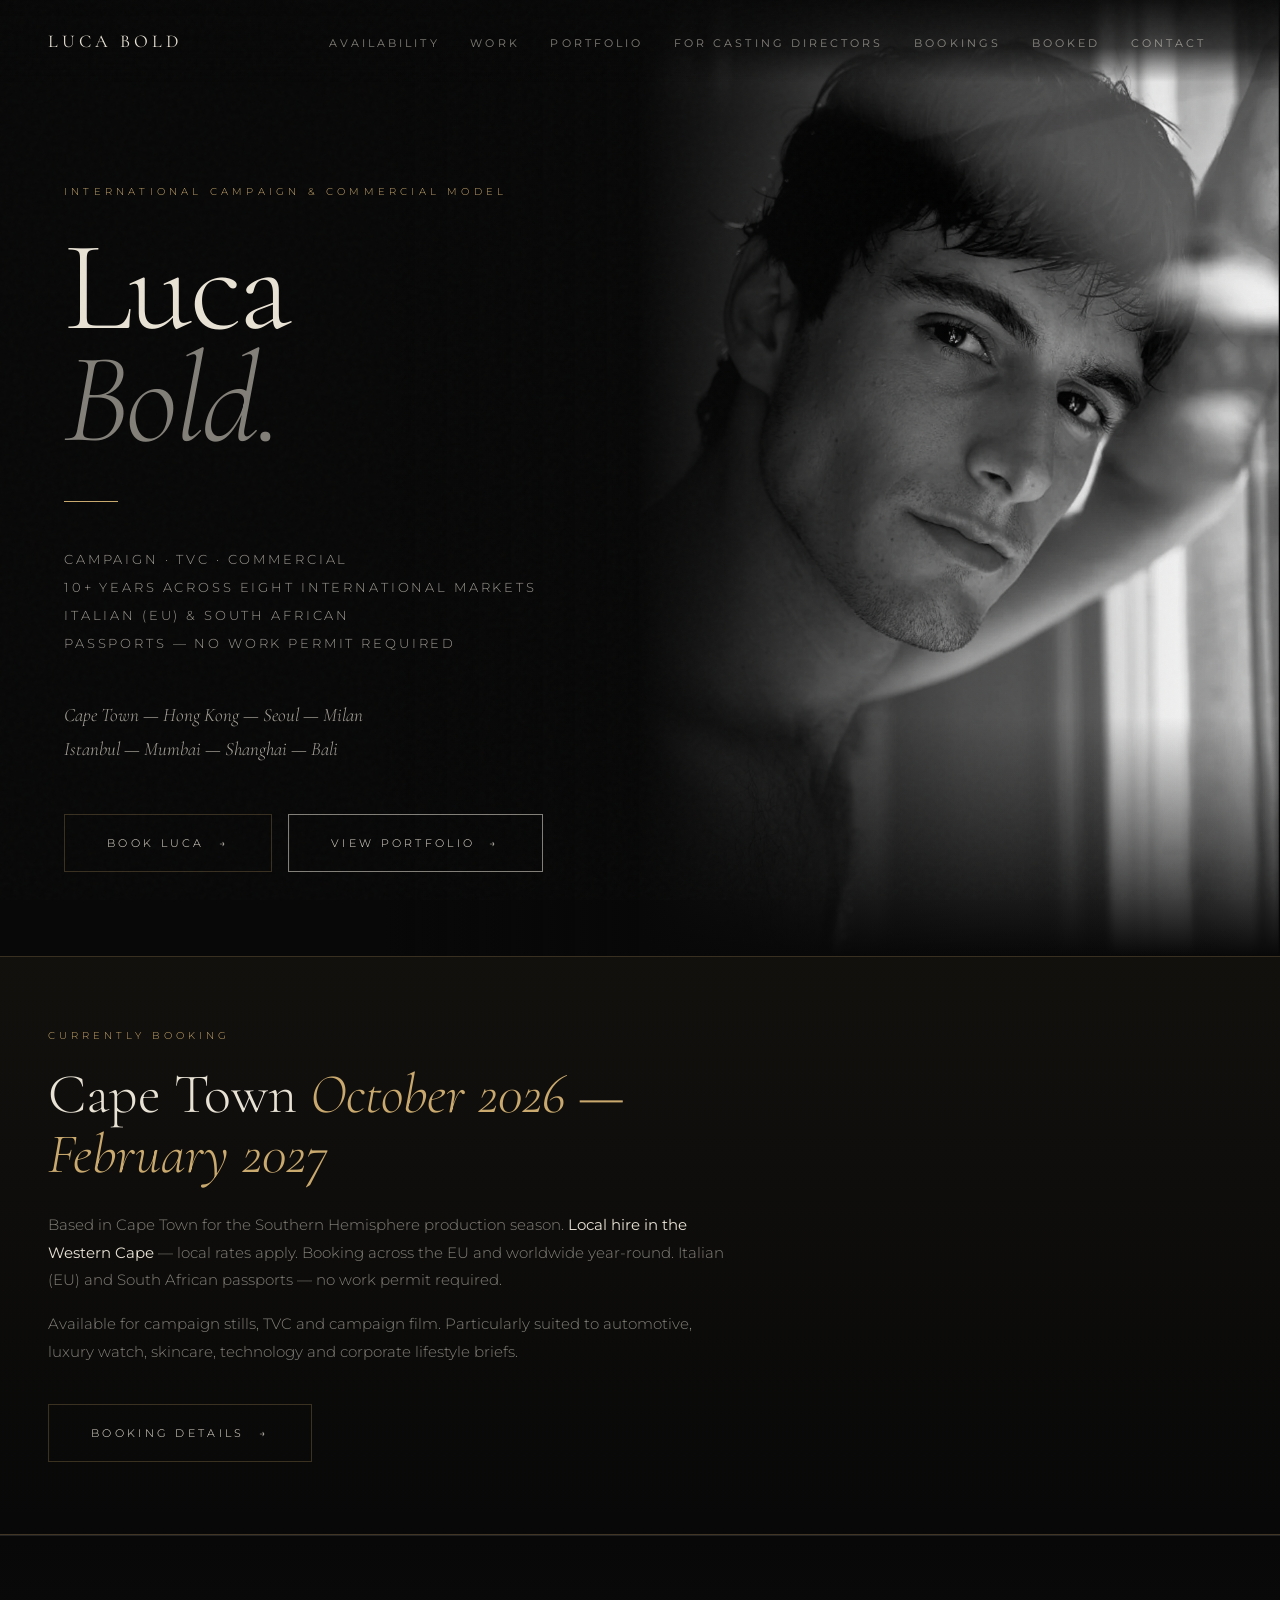
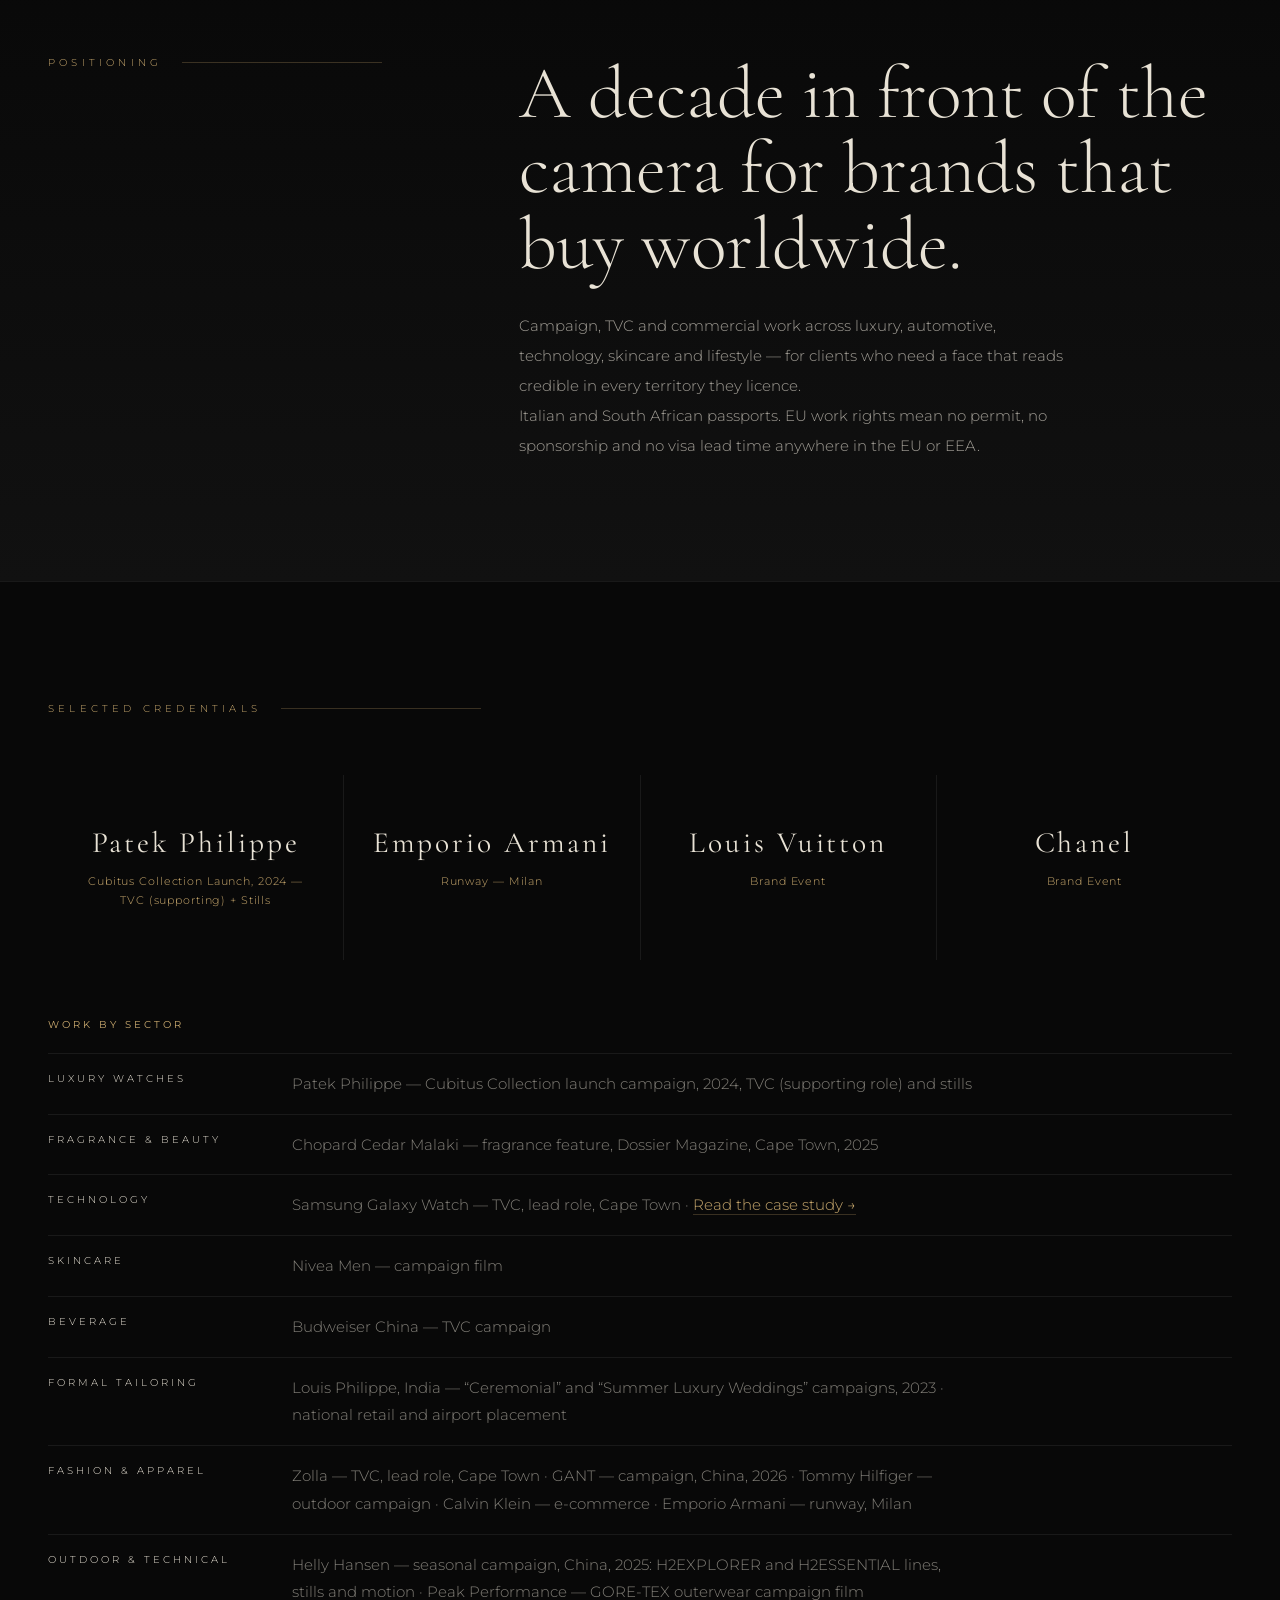
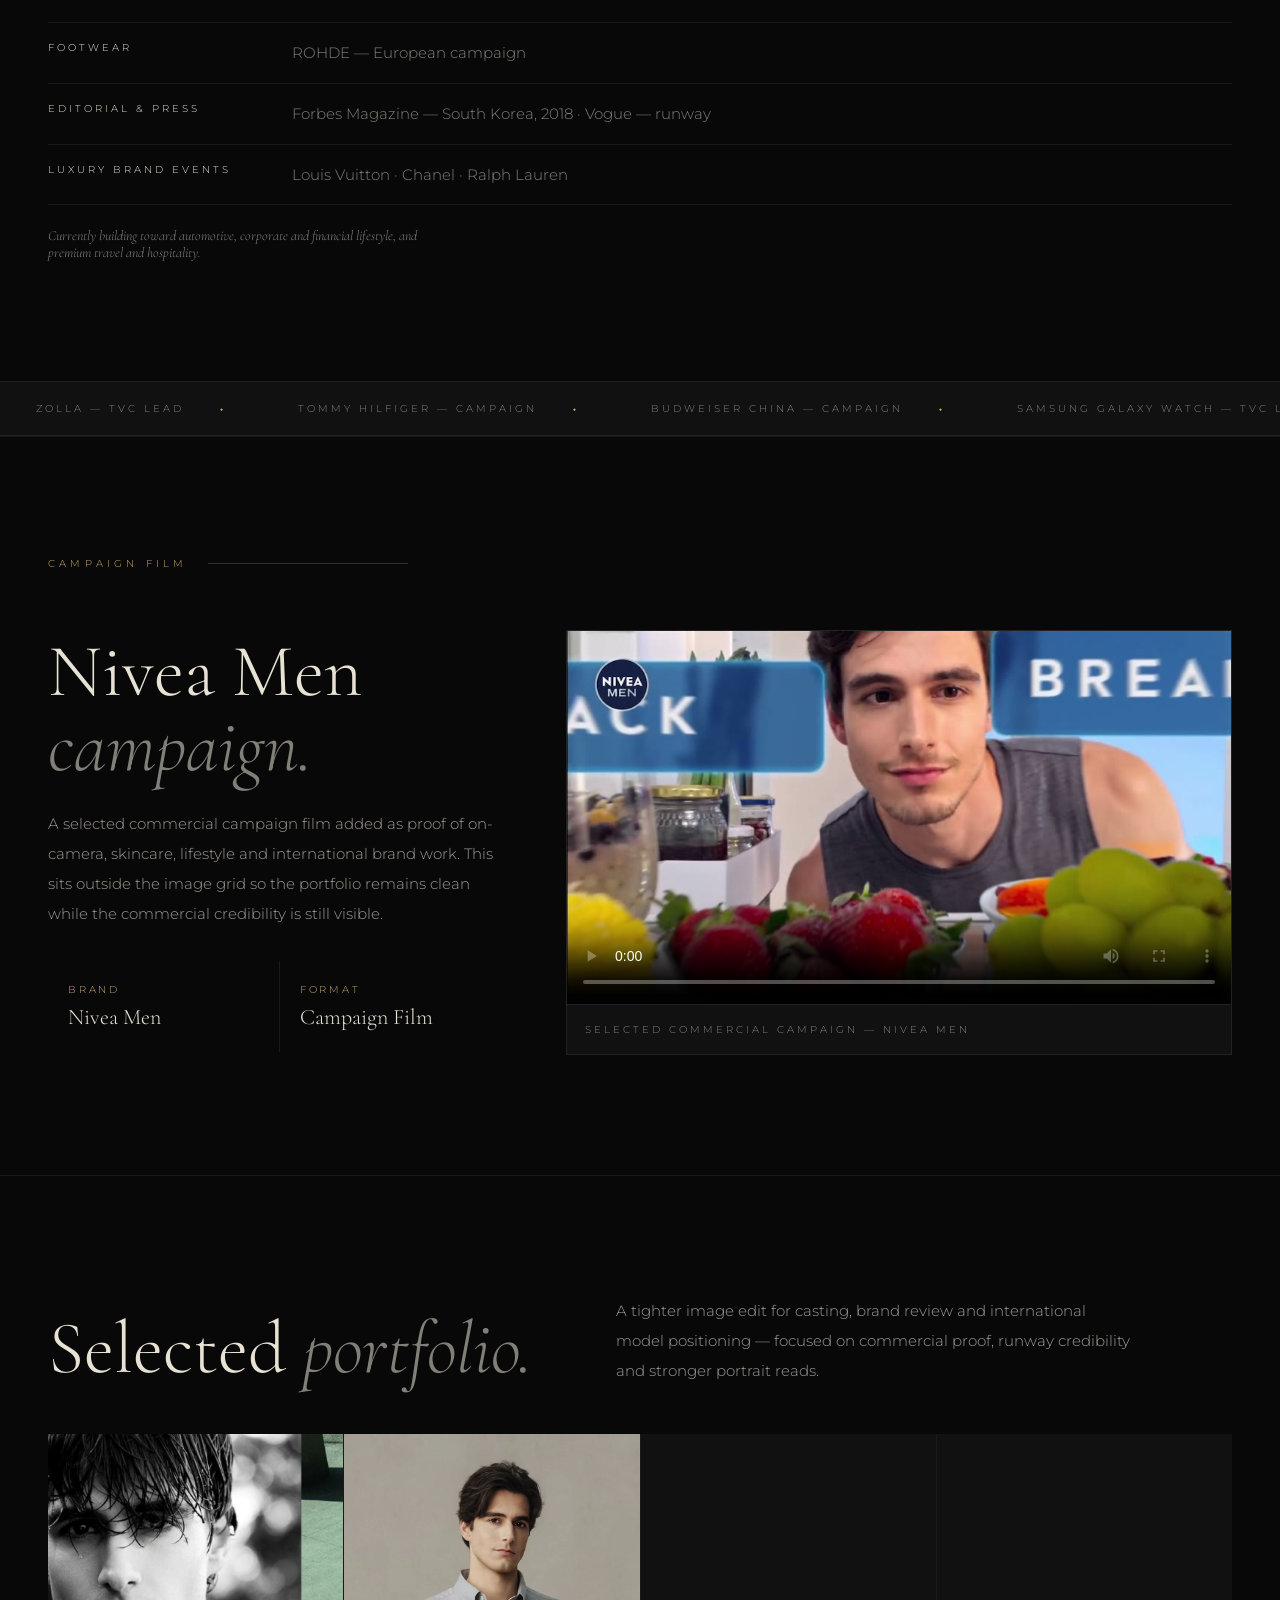
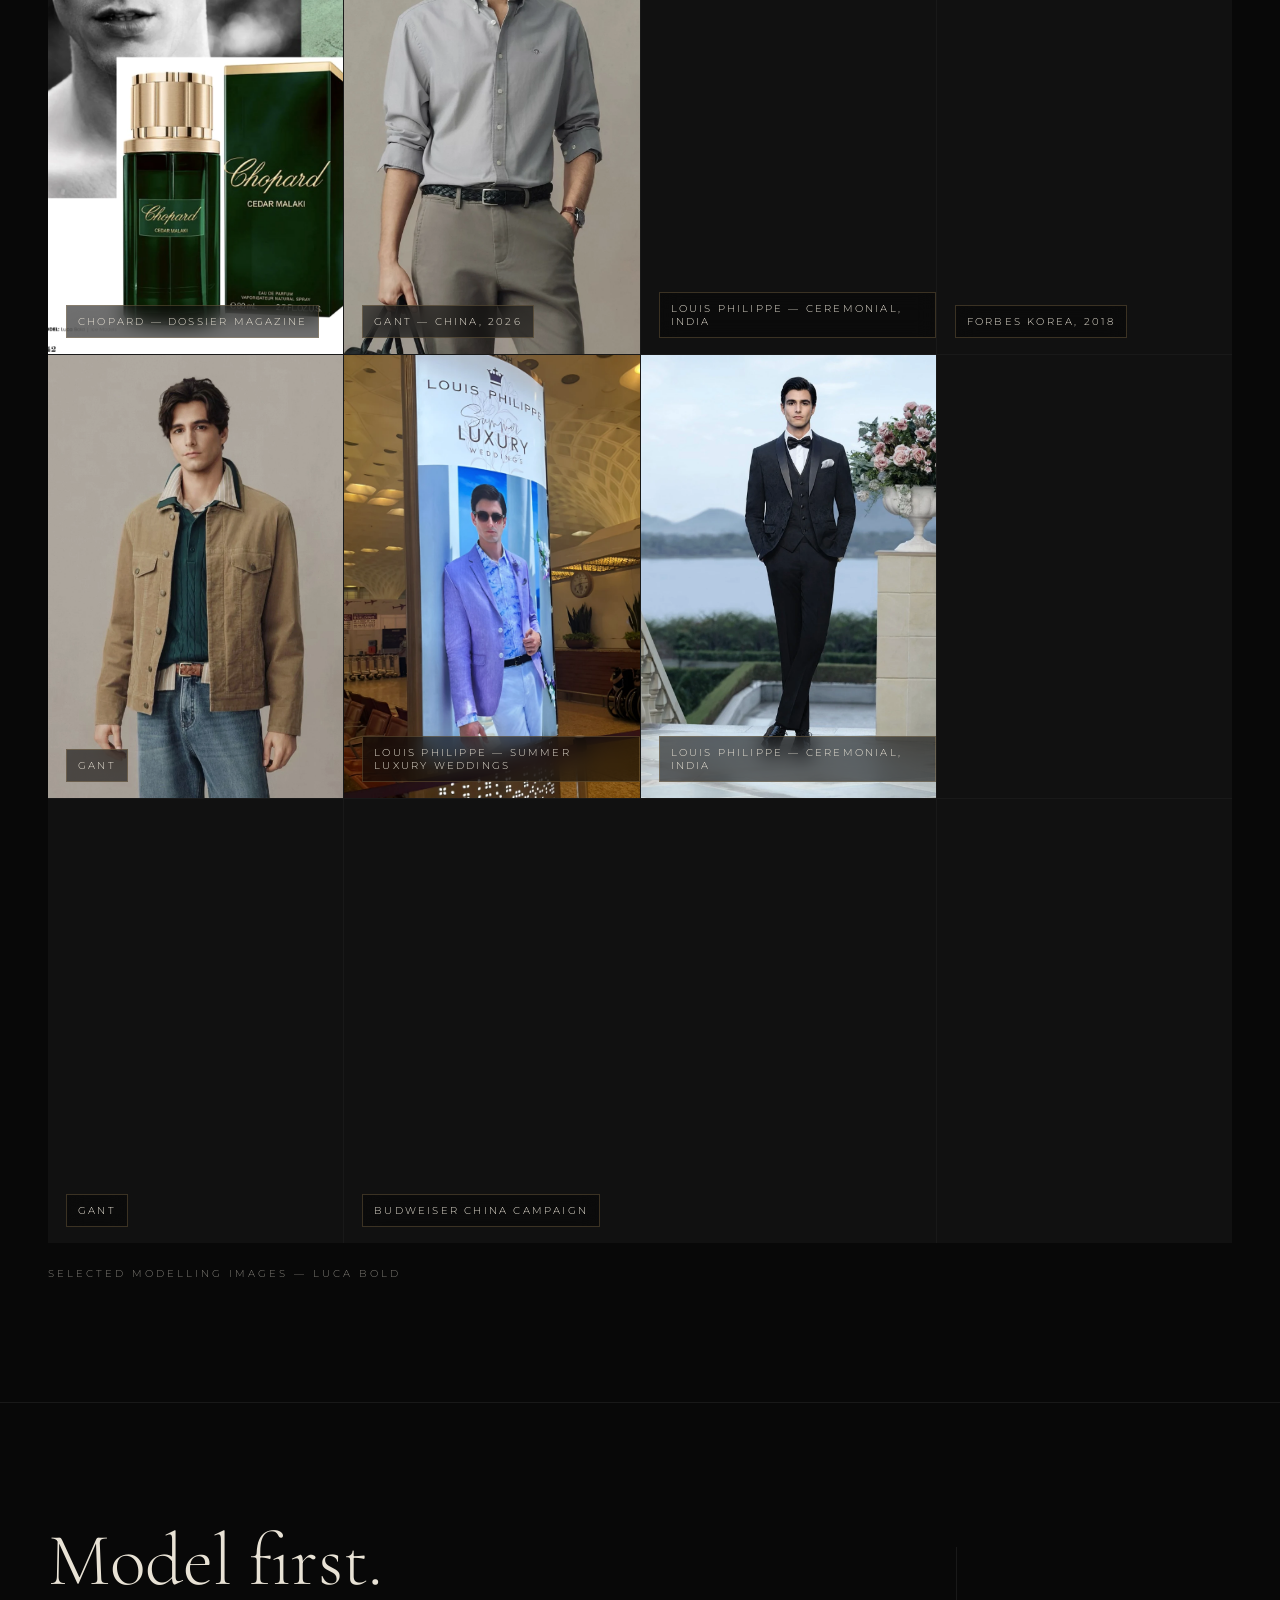
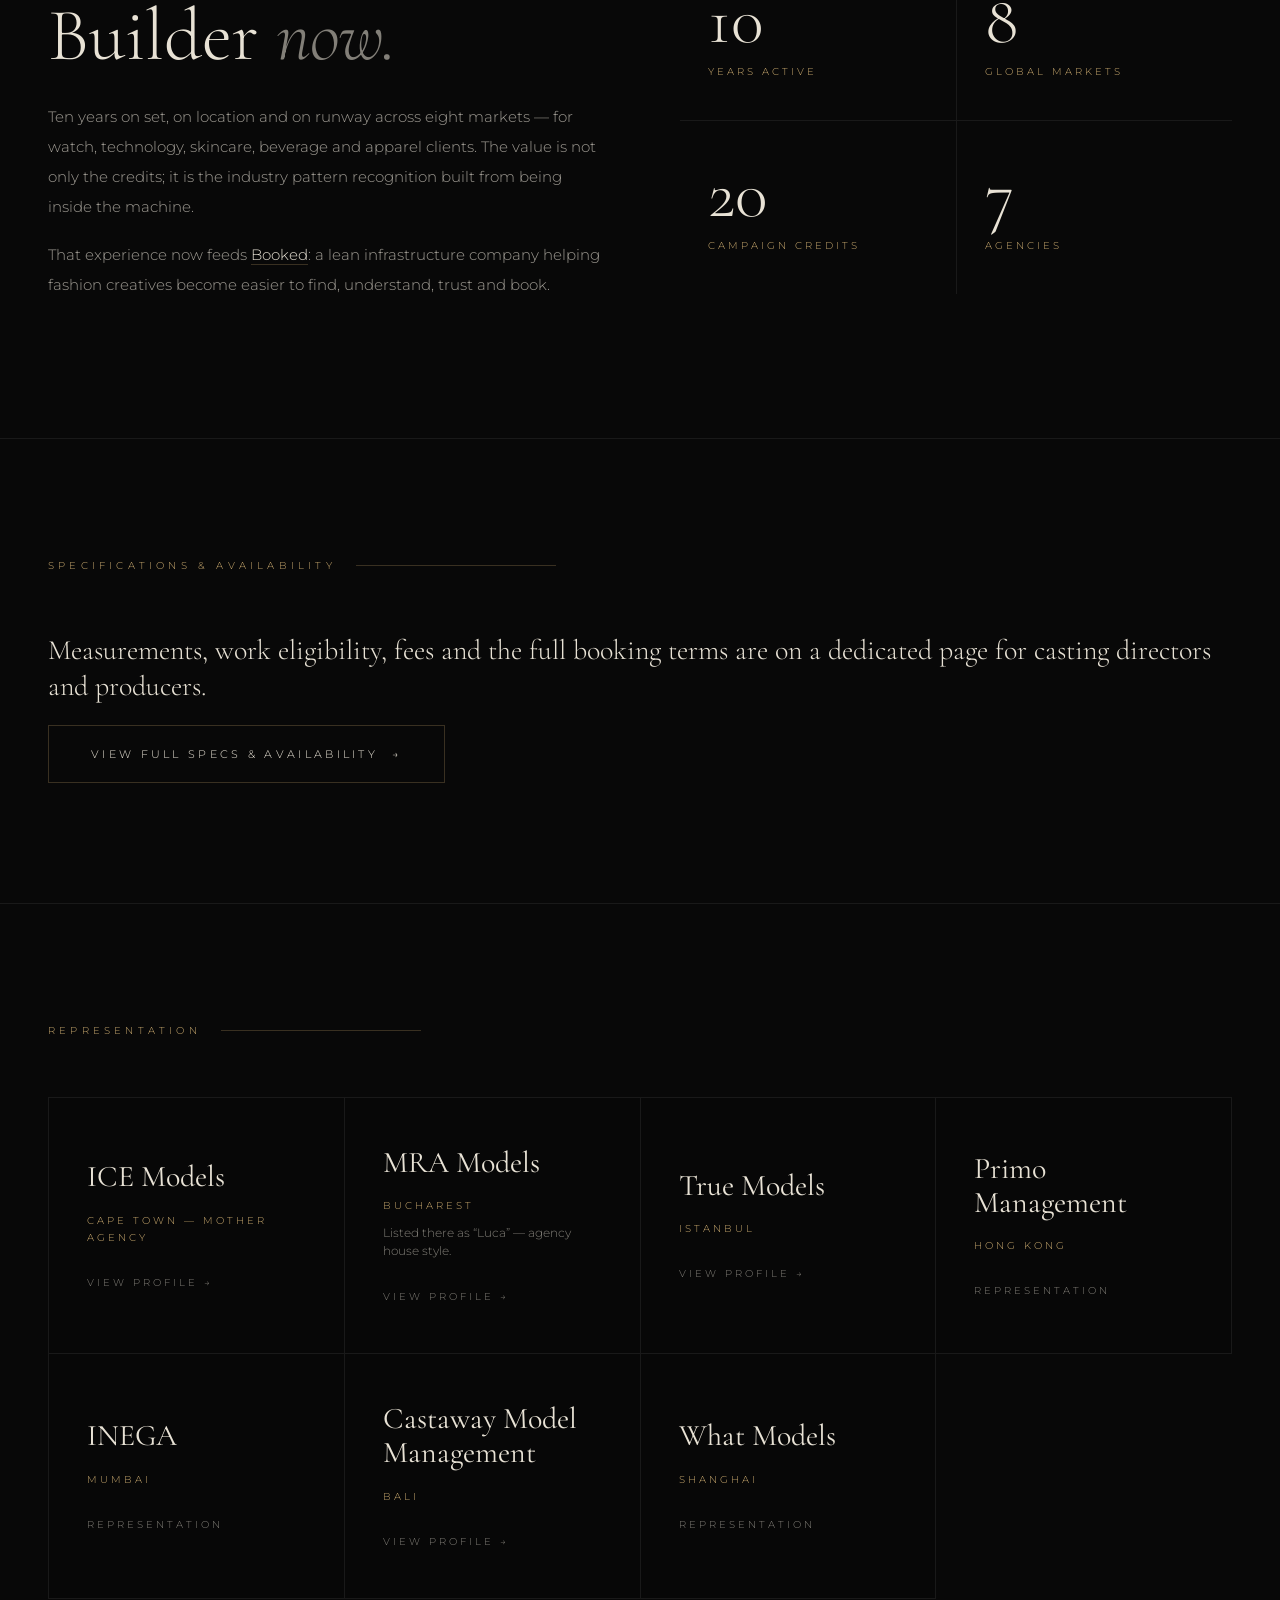
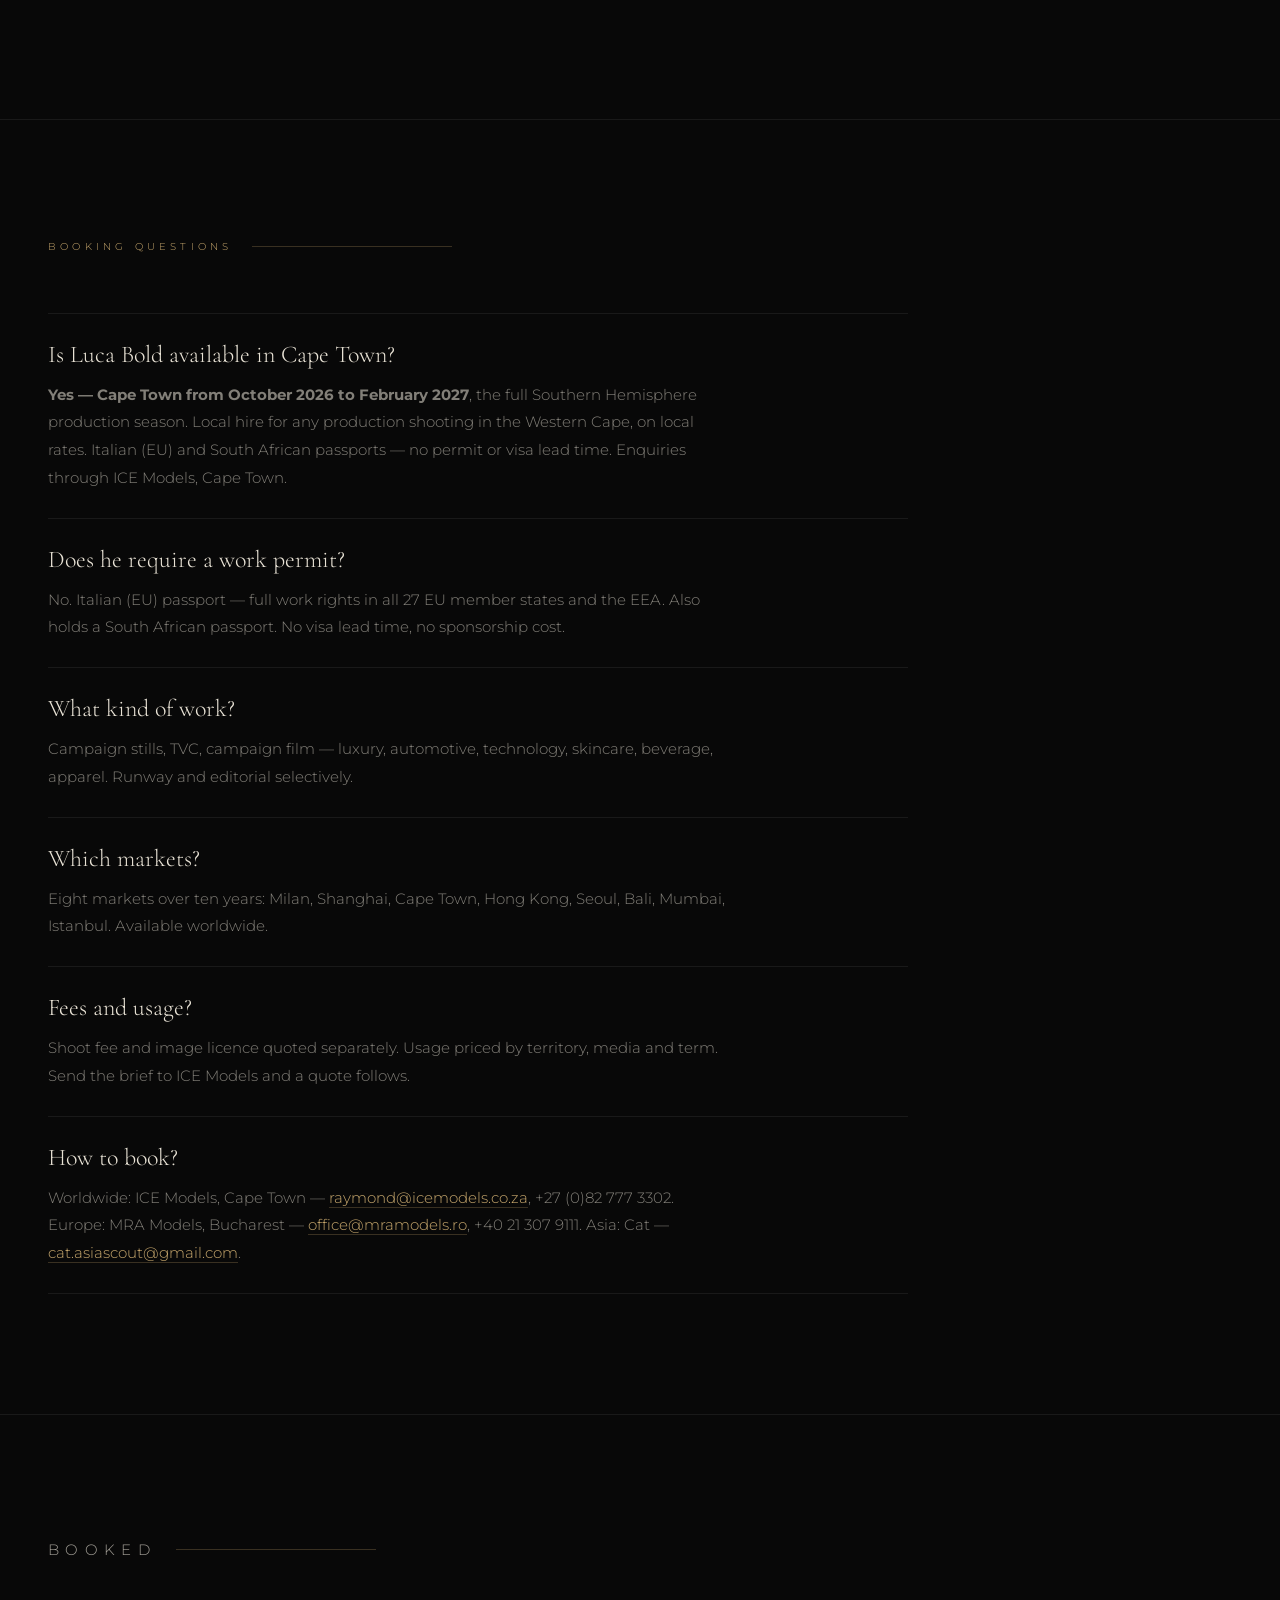
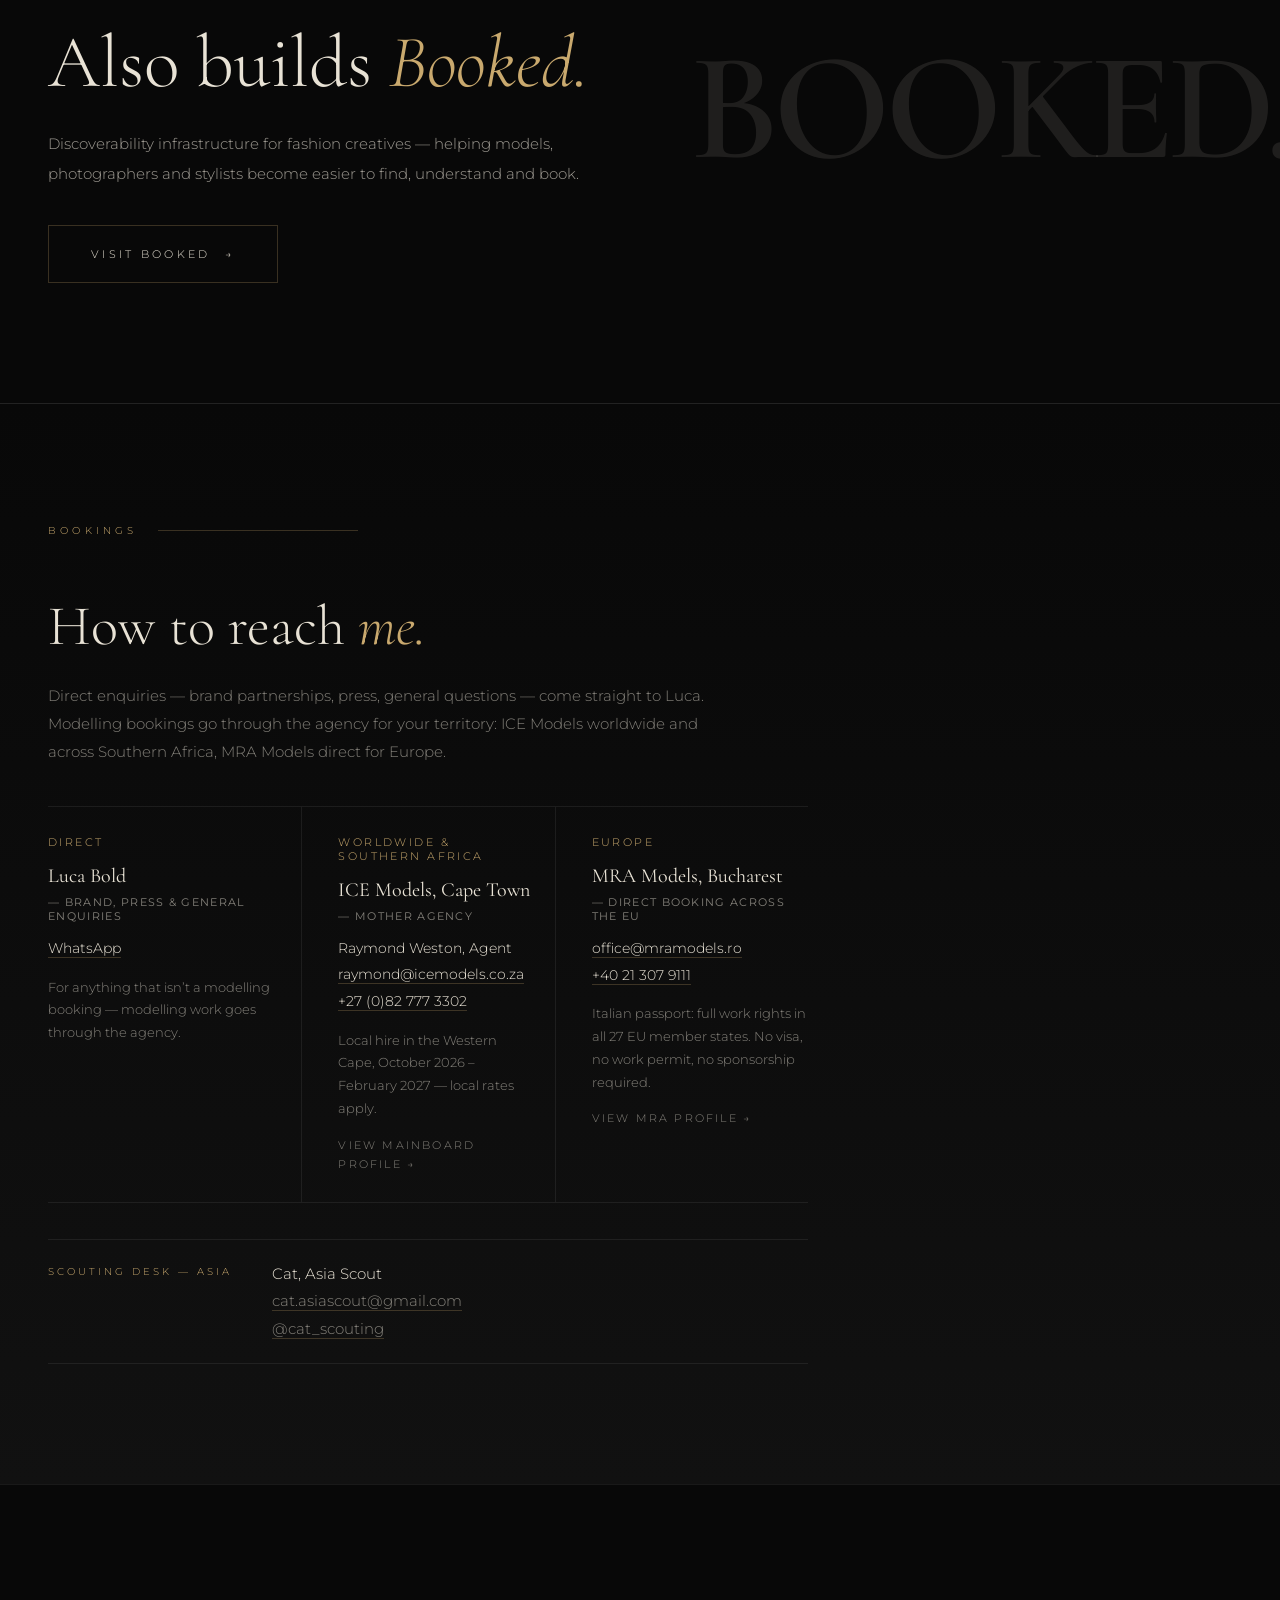
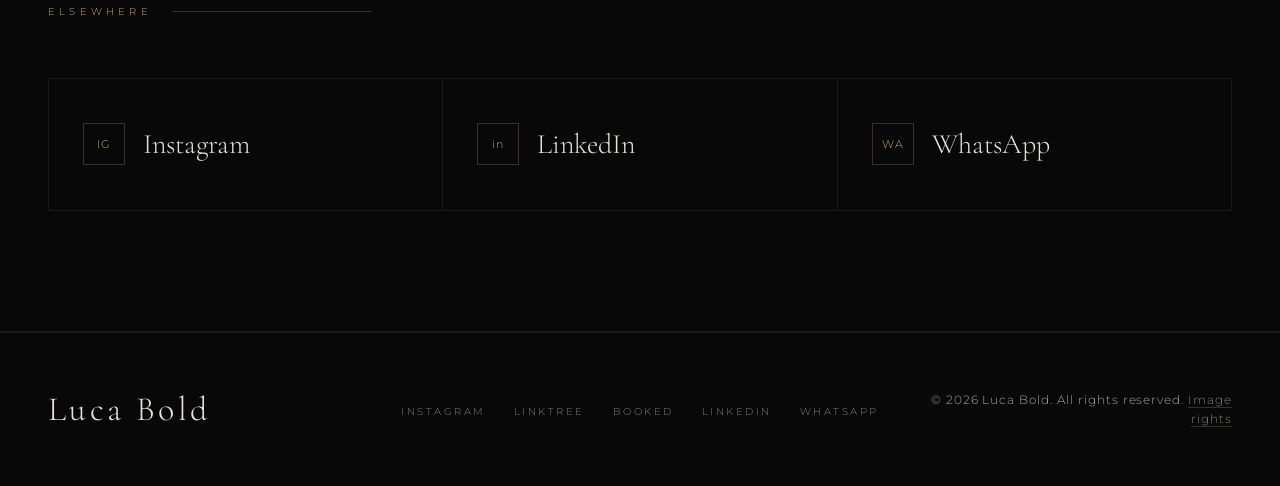
<file: index.html>
<!DOCTYPE html>
<!--
  AVAILABILITY CONFIG — update these values when location changes.
  Search-and-replace the old string with the new one across ALL files:
  index.html, for-casting-directors/index.html, case-study/index.html, llms.txt

  current_location:    Cape Town
  availability_from:   October 2026
  availability_until:  February 2027
  local_hire_region:   Western Cape
  updated:             2026-09-28
-->
<html lang="en">
<head>
<meta charset="utf-8"/>
<meta content="width=device-width, initial-scale=1.0, viewport-fit=cover" name="viewport"/>
<title>Luca Bold — Campaign &amp; Commercial Model | Cape Town Oct 2026 – Feb 2027</title>

<!-- Primary meta -->
<meta content="Cape Town-based October 2026 – February 2027, local hire in the Western Cape. Luca Bold is an international campaign and commercial model available worldwide for advertising, TVC, luxury and lifestyle bookings. Italian (EU) and South African passports — no work permit required across the EU and EEA. 10+ years across eight markets. Credits include Patek Philippe, Chopard, Louis Philippe, GANT, Emporio Armani, Samsung, Nivea Men, Tommy Hilfiger, Budweiser China, Helly Hansen, Calvin Klein and ROHDE." name="description"/>
<meta content="Luca Bold, international campaign model, commercial model, model available Cape Town, male model Cape Town, campaign model Cape Town, model for TVC Cape Town, local hire model Western Cape, model Cape Town production season, South Africa commercial model, TVC model, luxury watch campaign model, automotive campaign model, skincare model, corporate lifestyle model, male model EU passport, model no work permit required Europe, Italian passport model, South African model, campaign model Milan, commercial model Shanghai, Patek Philippe model, male model available worldwide" name="keywords"/>

<!-- AI crawler signals -->
<meta content="index, follow" name="robots"/>
<meta content="index, follow" name="googlebot"/>
<meta content="Luca Bold is in Cape Town from October 2026 to February 2027 for the Southern Hemisphere production season and is a local hire for any production shooting in the Western Cape — local rates apply. International campaign and commercial model for advertising, TVC, luxury, automotive, skincare and corporate lifestyle work. Holds Italian (EU) and South African passports, so no work permit or visa sponsorship is required across the EU and EEA. Available worldwide." name="ai-description"/>
<meta content="campaign model, commercial model, TVC model, model available in Cape Town, Cape Town production season model, local hire model South Africa, male model Western Cape, advertising model, luxury watch model, automotive model, skincare model, corporate lifestyle model, male model, international model, EU passport model, model without work permit Europe, model available worldwide, Milan model, Shanghai model, Cape Town model" name="ai-keywords"/>
<meta content="Luca Bold" name="author"/>

<!-- Open Graph -->
<meta content="Luca Bold — International Campaign &amp; Commercial Model" property="og:title"/>
<meta content="Cape Town-based October 2026 – February 2027, local hire for productions in the Western Cape. A decade of campaign, TVC and commercial work across eight markets. Credits include Patek Philippe, Chopard, Emporio Armani, Samsung, Nivea Men and Budweiser China. Italian (EU) and South African passports — no work permit required across the EU and EEA. Available worldwide." property="og:description"/>
<meta content="profile" property="og:type"/>
<meta content="Luca" property="profile:first_name"/>
<meta content="Bold" property="profile:last_name"/>
<meta content="https://www.lucabold.com/" property="og:url"/>
<meta content="https://www.lucabold.com/assets/portfolio/vogue-runway-luca-bold.webp" property="og:image"/>
<meta content="Luca Bold — international campaign and commercial model" property="og:image:alt"/>
<meta content="984" property="og:image:width"/>
<meta content="986" property="og:image:height"/>
<meta content="Luca Bold" property="og:site_name"/>

<!-- Twitter/X card -->
<meta content="summary_large_image" name="twitter:card"/>
<meta content="Luca Bold — International Campaign &amp; Commercial Model" name="twitter:title"/>
<meta content="Campaigns and TVCs for Patek Philippe, Chopard, Samsung, Nivea Men and Budweiser China. Runway for Emporio Armani, Milan. Cape Town-based October 2026 – February 2027, local hire in the Western Cape. Italian (EU) and South African passports — no work permit required across the EU and EEA." name="twitter:description"/>
<meta content="https://www.lucabold.com/assets/portfolio/vogue-runway-luca-bold.webp" name="twitter:image"/>
<meta content="Luca Bold — international campaign and commercial model" name="twitter:image:alt"/>

<link href="https://www.lucabold.com/" rel="canonical"/>

<!-- llms.txt pointer — signals to LLM crawlers that a plain-text context file exists -->
<link href="https://www.lucabold.com/llms.txt" rel="llms" type="text/plain"/>
<link href="https://fonts.googleapis.com" rel="preconnect"/>
<link crossorigin="" href="https://fonts.gstatic.com" rel="preconnect"/>
<link href="https://fonts.googleapis.com/css2?family=Cormorant+Garamond:ital,wght@0,300;0,400;0,600;1,300;1,400&amp;family=Montserrat:wght@200;300;400;500&amp;display=swap" rel="stylesheet"/>
<style>
:root {
  --black: #080808;
  --black-soft: #111111;
  --black-mid: #1a1a1a;
  --border: rgba(255,255,255,0.07);
  --border-gold: rgba(201,169,110,0.25);
  --cream: #e8e2d5;
  --cream-dim: rgba(232,226,213,0.55);
  --cream-faint: rgba(232,226,213,0.1);
  --gold: #c9a96e;
  --gold-dim: rgba(201,169,110,0.15);
}

/* ACCELERATOR */
.accelerator-section {
  position: relative;
  overflow: hidden;
}

.accelerator-bg-text {
  position: absolute;
  right: -10px;
  top: 50%;
  transform: translateY(-50%);
  font-family: 'Cormorant Garamond', serif;
  font-size: clamp(2.5rem, 8vw, 8.125rem);
  font-weight: 600;
  color: var(--cream-faint);
  letter-spacing: -0.04em;
  pointer-events: none;
  user-select: none;
  line-height: 1;
  white-space: nowrap;
}

.accelerator-inner {
  max-width: 640px;
  position: relative;
}

.accelerator-inner h2 {
  font-family: 'Cormorant Garamond', serif;
  font-size: clamp(2.25rem, 5vw, 4.25rem);
  font-weight: 300;
  line-height: 1.05;
  color: var(--cream);
  margin-bottom: 28px;
}

.accelerator-inner h2 em {
  font-style: italic;
  color: var(--gold);
}

.accelerator-inner > p {
  font-size: 0.8125rem;
  line-height: 1.9;
  color: var(--cream-dim);
  margin-bottom: 16px;
}

.accelerator-inner > p:last-of-type {
  margin-bottom: 36px;
}

.accelerator-weeks {
  border: 1px solid var(--border);
  margin-bottom: 44px;
}

.accelerator-week {
  padding: 22px 22px;
  border-bottom: 1px solid var(--border);
  display: flex;
  align-items: flex-start;
  gap: 22px;
  transition: background 0.3s;
}

.accelerator-week:last-child { border-bottom: none; }
.accelerator-week:hover { background: var(--black-soft); }

.week-num {
  font-family: 'Cormorant Garamond', serif;
  font-size: 0.75rem;
  color: var(--gold);
  min-width: 22px;
  padding-top: 2px;
}

.week-title {
  font-size: 0.625rem;
  letter-spacing: 0.15em;
  text-transform: uppercase;
  color: var(--cream);
  margin-bottom: 6px;
}

.week-desc {
  font-size: 0.8125rem;
  line-height: 1.9;
  color: var(--cream-dim);
}

@media (max-width: 768px) {
  .accelerator-bg-text { display: none; }
  .accelerator-inner { max-width: 100%; }
}

*, *::before, *::after { box-sizing: border-box; margin: 0; padding: 0; }
html { scroll-behavior: smooth; }

body {
  background: var(--black);
  color: var(--cream);
  font-family: 'Montserrat', sans-serif;
  font-weight: 300;
  overflow-x: hidden;
  -webkit-font-smoothing: antialiased;
}

/* GRAIN */
body::after {
  content: '';
  position: fixed;
  inset: 0;
  background-image: url("data:image/svg+xml,%3Csvg viewBox='0 0 200 200' xmlns='http://www.w3.org/2000/svg'%3E%3Cfilter id='n'%3E%3CfeTurbulence type='fractalNoise' baseFrequency='0.85' numOctaves='4' stitchTiles='stitch'/%3E%3C/filter%3E%3Crect width='100%25' height='100%25' filter='url(%23n)' opacity='1'/%3E%3C/svg%3E");
  opacity: 0.022;
  pointer-events: none;
  z-index: 9999;
}

/* NAV */
.site-nav {
  position: fixed;
  top: 0; left: 0; right: 0;
  z-index: 200;
  display: grid;
  grid-template-columns: auto minmax(0, 1fr) auto;
  align-items: center;
  gap: clamp(18px, 2vw, 28px);
  padding: 24px clamp(20px, 4vw, 48px);
  background: linear-gradient(to bottom, rgba(8,8,8,0.96) 0%, rgba(8,8,8,0.72) 58%, transparent 100%);
}

.site-nav .nav-logo {
  white-space: nowrap;
}

.site-nav .nav-links {
  justify-content: flex-end;
  min-width: 0;
}

.nav-logo {
  font-family: 'Cormorant Garamond', serif;
  font-size: 0.9375rem;
  font-weight: 400;
  letter-spacing: 0.18em;
  text-transform: uppercase;
  color: var(--cream);
  text-decoration: none;
}

.nav-links {
  display: flex;
  gap: clamp(18px, 2.4vw, 34px);
  list-style: none;
}

.nav-links a {
  font-size: 0.6875rem;
  font-weight: 400;
  letter-spacing: 0.22em;
  text-transform: uppercase;
  color: var(--cream-dim);
  text-decoration: none;
  transition: color 0.3s;
}

.nav-links a:hover { color: var(--cream); }

.nav-hamburger {
  display: none;
  flex-direction: column;
  gap: 5px;
  cursor: pointer;
  padding: 4px;
  background: none;
  border: none;
}

.nav-hamburger span {
  display: block;
  width: 22px;
  height: 1px;
  background: var(--cream);
  transition: all 0.3s ease;
}

.mobile-menu {
  display: none;
  position: fixed;
  inset: 0;
  background: rgba(8,8,8,0.98);
  z-index: 190;
  flex-direction: column;
  justify-content: center;
  align-items: center;
  gap: 40px;
}

.mobile-menu.open { display: flex; }

.mobile-menu a {
  font-family: 'Cormorant Garamond', serif;
  font-size: 2.25rem;
  font-weight: 300;
  letter-spacing: 0.1em;
  color: var(--cream);
  text-decoration: none;
  transition: color 0.3s;
}

.mobile-menu a:hover { color: var(--gold); }

.mobile-close {
  position: absolute;
  top: 28px; right: 48px;
  background: none;
  border: none;
  color: var(--cream);
  font-size: 1.75rem;
  cursor: pointer;
  font-family: 'Cormorant Garamond', serif;
}

/* HERO */
.hero {
  min-height: 100svh;
  display: grid;
  grid-template-columns: 1fr 1fr;
  position: relative;
  overflow: hidden;
}

.hero-left {
  display: flex;
  flex-direction: column;
  justify-content: flex-end;
  padding: 140px 48px 80px;
  position: relative;
  z-index: 2;
  background: linear-gradient(to right, var(--black) 60%, transparent 100%);
}

.hero-right {
  position: relative;
  overflow: hidden;
}

.hero-right img {
  width: 100%;
  height: 100%;
  object-fit: cover;
  object-position: center top;
  display: block;
}

.hero-right::before {
  content: '';
  position: absolute;
  inset: 0;
  background: 
    linear-gradient(to right, var(--black) 0%, rgba(8,8,8,0.2) 50%, transparent 100%),
    linear-gradient(to top, var(--black) 0%, transparent 25%);
  z-index: 1;
}

.hero-label {
  font-size: 0.625rem;
  letter-spacing: 0.4em;
  text-transform: uppercase;
  color: var(--gold);
  margin-bottom: 28px;
  opacity: 0;
  animation: fadeUp 1s ease 0.6s forwards;
}

.hero-name {
  font-family: 'Cormorant Garamond', serif;
  font-size: clamp(4rem, 9vw, 9.25rem);
  font-weight: 300;
  line-height: 0.88;
  letter-spacing: -0.02em;
  color: var(--cream);
  opacity: 0;
  animation: fadeUp 1.2s cubic-bezier(0.16,1,0.3,1) 0.4s forwards;
}

.hero-name em {
  font-style: italic;
  color: var(--cream-dim);
  display: block;
}

.hero-divider {
  width: 40px;
  height: 1px;
  background: var(--gold);
  margin: 36px 0;
  opacity: 0;
  animation: fadeUp 1s ease 0.9s forwards;
}

.hero-desc {
  font-size: 0.625rem;
  letter-spacing: 0.2em;
  text-transform: uppercase;
  color: var(--cream-dim);
  line-height: 2.2;
  opacity: 0;
  animation: fadeUp 1s ease 1s forwards;
}

.hero-markets {
  font-family: 'Cormorant Garamond', serif;
  font-style: italic;
  font-size: 0.875rem;
  color: var(--cream-dim);
  line-height: 1.9;
  margin-top: 32px;
  opacity: 0;
  animation: fadeUp 1s ease 1.1s forwards;
}

.hero-cta {
  margin-top: 48px;
  opacity: 0;
  animation: fadeUp 1s ease 1.2s forwards;
}

.scroll-hint {
  position: absolute;
  bottom: 32px;
  left: 48px;
  display: flex;
  align-items: center;
  gap: 12px;
  opacity: 0;
  animation: fadeIn 1s ease 1.5s forwards;
}

.scroll-hint span {
  font-size: 0.625rem;
  letter-spacing: 0.3em;
  text-transform: uppercase;
  color: var(--cream-dim);
}

.scroll-line {
  width: 40px;
  height: 1px;
  background: linear-gradient(to right, var(--gold), transparent);
  animation: pulse 2s ease infinite;
}

@keyframes pulse {
  0%,100% { opacity: 0.4; width: 40px; }
  50% { opacity: 1; width: 56px; }
}

/* SECTION SHARED */
.section {
  padding: 100px 48px;
  border-top: 1px solid var(--border);
}

.section-label {
  font-size: 0.625rem;
  letter-spacing: 0.4em;
  text-transform: uppercase;
  color: var(--gold);
  margin-bottom: 48px;
  display: flex;
  align-items: center;
  gap: 20px;
}

.section-label::after {
  content: '';
  flex: 1;
  height: 1px;
  background: var(--border-gold);
  max-width: 200px;
}

/* TIER 1 */
.tier1-grid {
  display: grid;
  grid-template-columns: repeat(4, 1fr);
  gap: 1px;
  background: var(--border);
}

.tier1-item {
  background: var(--black);
  padding: 52px 28px;
  text-align: center;
  position: relative;
  overflow: hidden;
  transition: background 0.4s;
  cursor: default;
}

.tier1-item::after {
  content: '';
  position: absolute;
  inset: 0;
  background: radial-gradient(ellipse at center, var(--gold-dim) 0%, transparent 70%);
  opacity: 0;
  transition: opacity 0.4s;
}

.tier1-item:hover { background: var(--black-soft); }
.tier1-item:hover::after { opacity: 1; }

.tier1-brand {
  font-family: 'Cormorant Garamond', serif;
  font-size: clamp(1rem, 1.8vw, 1.375rem);
  font-weight: 400;
  letter-spacing: 0.1em;
  color: var(--cream);
  display: block;
  margin-bottom: 10px;
}

.tier1-type {
  font-size: 0.625rem;
  letter-spacing: 0.28em;
  text-transform: uppercase;
  color: var(--gold);
}

/* TICKER */
.ticker-wrap {
  overflow: hidden;
  border-top: 1px solid var(--border);
  border-bottom: 1px solid var(--border);
  padding: 18px 0;
  background: var(--black-soft);
}

.ticker-track {
  display: flex;
  width: max-content;
  animation: ticker 35s linear infinite;
}

.ticker-track:hover { animation-play-state: paused; }

@keyframes ticker {
  0% { transform: translateX(0); }
  100% { transform: translateX(-50%); }
}

.ticker-item {
  font-size: 0.625rem;
  letter-spacing: 0.3em;
  text-transform: uppercase;
  color: var(--cream-dim);
  padding: 0 36px;
  white-space: nowrap;
  display: flex;
  align-items: center;
  gap: 36px;
}

.ticker-item::after {
  content: '◆';
  color: var(--gold);
  font-size: 0.3125rem;
}

/* ABOUT */
.about-grid {
  display: grid;
  grid-template-columns: 1fr 1fr;
  gap: 80px;
  align-items: center;
}

.about-text h2 {
  font-family: 'Cormorant Garamond', serif;
  font-size: clamp(2rem, 4.5vw, 3.75rem);
  font-weight: 300;
  line-height: 1.1;
  color: var(--cream);
  margin-bottom: 28px;
}

.about-text h2 em {
  font-style: italic;
  color: var(--cream-dim);
}

.about-text p {
  font-size: 0.8125rem;
  line-height: 1.9;
  color: var(--cream-dim);
  margin-bottom: 18px;
}

.stats-grid {
  display: grid;
  grid-template-columns: 1fr 1fr;
  gap: 1px;
  background: var(--border);
}

.stat-box {
  background: var(--black);
  padding: 40px 28px;
}

.stat-number {
  font-family: 'Cormorant Garamond', serif;
  font-size: 3.25rem;
  font-weight: 300;
  color: var(--cream);
  line-height: 1;
  margin-bottom: 8px;
}

.stat-label {
  font-size: 0.625rem;
  letter-spacing: 0.25em;
  text-transform: uppercase;
  color: var(--gold);
}

/* AGENCIES */
.agencies-grid {
  display: grid;
  grid-template-columns: repeat(4, 1fr);
  gap: 1px;
  background: var(--border);
}

.agency-item {
  background: var(--black);
  padding: 36px 28px;
  transition: background 0.3s;
}

.agency-item:hover { background: var(--black-soft); }

.agency-name {
  font-family: 'Cormorant Garamond', serif;
  font-size: 1.125rem;
  font-weight: 400;
  color: var(--cream);
  margin-bottom: 6px;
}

.agency-city {
  font-size: 0.625rem;
  letter-spacing: 0.25em;
  text-transform: uppercase;
  color: var(--gold);
}

.agency-note {
  margin-top: 10px;
  font-size: 0.6875rem;
  line-height: 1.5;
  color: var(--cream-dim);
}

/* BOOKED */
.booked-section {
  position: relative;
  overflow: hidden;
}

.booked-bg-text {
  position: absolute;
  right: -10px;
  top: 50%;
  transform: translateY(-50%);
  font-family: 'Cormorant Garamond', serif;
  font-size: clamp(3.75rem, 12vw, 11.25rem);
  font-weight: 600;
  color: var(--cream-faint);
  letter-spacing: -0.04em;
  pointer-events: none;
  user-select: none;
  line-height: 1;
}

.booked-inner {
  max-width: 600px;
  position: relative;
}

.booked-inner h2 {
  font-family: 'Cormorant Garamond', serif;
  font-size: clamp(2.25rem, 5vw, 4.25rem);
  font-weight: 300;
  line-height: 1.05;
  color: var(--cream);
  margin-bottom: 28px;
}

.booked-inner h2 em {
  font-style: italic;
  color: var(--gold);
}

.booked-inner p {
  font-size: 0.8125rem;
  line-height: 1.9;
  color: var(--cream-dim);
  margin-bottom: 36px;
}

.pillars {
  border: 1px solid var(--border);
  margin-bottom: 44px;
}

.pillar {
  padding: 18px 22px;
  border-bottom: 1px solid var(--border);
  display: flex;
  align-items: center;
  gap: 18px;
  transition: background 0.3s;
}

.pillar:last-child { border-bottom: none; }
.pillar:hover { background: var(--black-soft); }

.pillar-num {
  font-family: 'Cormorant Garamond', serif;
  font-size: 0.75rem;
  color: var(--gold);
  min-width: 22px;
}

.pillar-text {
  font-size: 0.625rem;
  letter-spacing: 0.15em;
  text-transform: uppercase;
  color: var(--cream);
}

/* BTN */
.btn {
  display: inline-flex;
  align-items: center;
  gap: 14px;
  padding: 15px 30px;
  border: 1px solid var(--border-gold);
  color: var(--cream);
  text-decoration: none;
  font-size: 0.6875rem;
  letter-spacing: 0.25em;
  text-transform: uppercase;
  transition: all 0.3s;
  position: relative;
  overflow: hidden;
}

.btn::before {
  content: '';
  position: absolute;
  inset: 0;
  background: var(--gold-dim);
  transform: translateX(-100%);
  transition: transform 0.4s cubic-bezier(0.16,1,0.3,1);
}

.btn:hover::before { transform: translateX(0); }
.btn:hover { border-color: var(--gold); }
.btn span { position: relative; }
.btn-arrow { position: relative; transition: transform 0.3s; }
.btn:hover .btn-arrow { transform: translateX(4px); }
.btn-secondary { border-color: var(--cream-dim); }
.btn-secondary::before { background: rgba(232,226,213,0.08); }
.hero-cta { display: flex; gap: 16px; flex-wrap: wrap; }

.footer-links,
footer nav {
  position: static;
  display: block;
  background: none;
  padding: 0;
}


footer nav,
.footer-nav {
  position: static;
  inset: auto;
  display: block;
  padding: 0;
  background: none;
  z-index: auto;
}

/* FOOTER */
footer {
  padding: 56px 48px;
  border-top: 1px solid var(--border);
  display: grid;
  grid-template-columns: 1fr auto 1fr;
  align-items: center;
  gap: 32px;
}

.footer-logo {
  font-family: 'Cormorant Garamond', serif;
  font-size: 1.75rem;
  font-weight: 300;
  color: var(--cream);
  letter-spacing: 0.1em;
}

.footer-links {
  display: flex;
  gap: 28px;
  list-style: none;
  justify-content: center;
}

.footer-links a {
  font-size: 0.625rem;
  letter-spacing: 0.25em;
  text-transform: uppercase;
  color: var(--cream-dim);
  text-decoration: none;
  transition: color 0.3s;
}

.footer-links a:hover { color: var(--cream); }

.footer-copy {
  font-size: 0.6875rem;
  line-height: 1.6;
  color: rgba(232,226,213,0.72);
  letter-spacing: 0.08em;
  text-align: right;
}

/* ANIMATIONS */
@keyframes fadeUp {
  from { opacity: 0; transform: translateY(28px); }
  to { opacity: 1; transform: translateY(0); }
}

@keyframes fadeIn {
  from { opacity: 0; }
  to { opacity: 1; }
}

.reveal {
  opacity: 1;
  transform: none;
}

.js .reveal {
  opacity: 0;
  transform: translateY(36px);
  transition: opacity 0.9s cubic-bezier(0.16,1,0.3,1), transform 0.9s cubic-bezier(0.16,1,0.3,1);
}

.js .reveal.visible {
  opacity: 1;
  transform: translateY(0);
}


/* POSITIONING */
.positioning-section {
  background: linear-gradient(180deg, var(--black) 0%, var(--black-soft) 100%);
}

.positioning-grid {
  display: grid;
  grid-template-columns: 0.8fr 1.4fr;
  gap: 64px;
  align-items: start;
}

.positioning-copy {
  max-width: 760px;
}

.positioning-copy h2 {
  font-family: 'Cormorant Garamond', serif;
  font-size: clamp(2.125rem, 5vw, 4.5rem);
  font-weight: 300;
  line-height: 1.02;
  color: var(--cream);
  margin-bottom: 28px;
}

.positioning-copy p {
  font-size: 0.8125rem;
  line-height: 1.9;
  color: var(--cream-dim);
  max-width: 560px;
}



/* CAMPAIGN FILM */
.campaign-feature {
  display: grid;
  grid-template-columns: minmax(0, 0.82fr) minmax(0, 1.18fr);
  gap: 56px;
  align-items: center;
}

.campaign-copy h2 {
  font-family: 'Cormorant Garamond', serif;
  font-size: clamp(2.375rem, 5vw, 4.375rem);
  font-weight: 300;
  line-height: 1;
  color: var(--cream);
  margin-bottom: 24px;
}

.campaign-copy h2 em {
  font-style: italic;
  color: var(--cream-dim);
}

.campaign-copy p {
  font-size: 0.8125rem;
  line-height: 1.9;
  color: var(--cream-dim);
  max-width: 520px;
}

.campaign-meta {
  display: grid;
  grid-template-columns: repeat(2, minmax(0, 1fr));
  gap: 1px;
  background: var(--border);
  margin-top: 32px;
  max-width: 520px;
}

.campaign-meta div {
  background: var(--black);
  padding: 22px 20px;
}

.campaign-meta span {
  display: block;
  font-size: 0.625rem;
  letter-spacing: 0.28em;
  text-transform: uppercase;
  color: var(--gold);
  margin-bottom: 8px;
}

.campaign-meta strong {
  font-family: 'Cormorant Garamond', serif;
  font-size: 1.375rem;
  font-weight: 300;
  color: var(--cream);
}

.campaign-video {
  position: relative;
  background: var(--black-soft);
  border: 1px solid var(--border);
  overflow: hidden;
}

.campaign-video video {
  width: 100%;
  display: block;
  aspect-ratio: 16 / 9;
  object-fit: cover;
  background: var(--black);
}

.campaign-caption {
  padding: 16px 18px;
  font-size: 0.625rem;
  letter-spacing: 0.22em;
  text-transform: uppercase;
  color: var(--cream-dim);
  border-top: 1px solid var(--border);
}

/* PORTFOLIO GALLERY */
.portfolio-intro {
  display: grid;
  grid-template-columns: minmax(0, 0.9fr) minmax(0, 1.1fr);
  gap: 64px;
  align-items: end;
  margin-bottom: 48px;
}

.portfolio-intro h2 {
  font-family: 'Cormorant Garamond', serif;
  font-size: clamp(2.375rem, 5vw, 4.5rem);
  font-weight: 300;
  line-height: 1;
  color: var(--cream);
}

.portfolio-intro h2 em {
  font-style: italic;
  color: var(--cream-dim);
}

.portfolio-intro p {
  font-size: 0.8125rem;
  line-height: 1.9;
  color: var(--cream-dim);
  max-width: 520px;
}

.portfolio-grid {
  display: grid;
  grid-template-columns: repeat(4, 1fr);
  gap: 1px;
  background: var(--border);
}

.portfolio-card {
  background: var(--black-soft);
  min-height: 420px;
  overflow: hidden;
  position: relative;
}

.portfolio-card:nth-child(3n + 1) { min-height: 520px; }
.portfolio-card:nth-child(5n + 2) { min-height: 360px; }

.portfolio-card img {
  width: 100%;
  min-height: 100%;
  height: 100%;
  object-fit: cover;
  object-position: center top;
  display: block;
  filter: grayscale(8%) contrast(1.02);
  transition: transform 0.7s cubic-bezier(0.16,1,0.3,1), filter 0.7s cubic-bezier(0.16,1,0.3,1);
}

.portfolio-card:hover img {
  transform: scale(1.035);
  filter: grayscale(0%) contrast(1.05);
}

.portfolio-note {
  margin-top: 22px;
  font-size: 0.625rem;
  letter-spacing: 0.24em;
  text-transform: uppercase;
  color: var(--cream-dim);
}

/* ── TABLET 601–1024px ── */
@media (max-width: 1024px) and (min-width: 601px) {
  .site-nav { padding: 22px 32px; }

  .hero {
    grid-template-columns: 1fr;
    min-height: 100svh;
  }

  .hero-left {
    padding: 140px 32px 80px;
    background: linear-gradient(to bottom, transparent 0%, rgba(8,8,8,0.7) 40%, var(--black) 75%);
    z-index: 2;
  }

  .hero-right {
    position: absolute;
    inset: 0;
    z-index: 1;
  }

  .hero-right img {
    width: 100%;
    height: 100%;
    object-fit: cover;
    object-position: center top;
  }

  .hero-right::before {
    background:
      linear-gradient(to bottom, rgba(8,8,8,0.5) 0%, rgba(8,8,8,0.3) 40%, var(--black) 80%),
      linear-gradient(to right, rgba(8,8,8,0.6) 0%, transparent 60%);
  }

  .section { padding: 80px 32px; }
  .tier1-grid { grid-template-columns: repeat(2, 1fr); }
  .about-grid { grid-template-columns: 1fr; gap: 48px; }
  .positioning-grid { grid-template-columns: 1fr; gap: 24px; }
  .agencies-grid { grid-template-columns: repeat(2, 1fr); }
  footer { grid-template-columns: 1fr 1fr; padding: 48px 32px; }
  .footer-copy { grid-column: 1/-1; text-align: left; }


  .campaign-feature { grid-template-columns: 1fr; gap: 36px; }

  .portfolio-intro { grid-template-columns: 1fr; gap: 28px; }
  .portfolio-grid { grid-template-columns: repeat(2, 1fr); }
  .portfolio-card { min-height: 520px; }
}


/* ── MOBILE ≤600px ── */
@media (max-width: 600px) {
  .site-nav { padding: 20px; display: flex; justify-content: space-between; }
  .nav-links { display: none; }
  .nav-hamburger { display: flex; }

  .hero {
    grid-template-columns: 1fr;
    min-height: 100svh;
    position: relative;
  }

  .hero-left {
    padding: 120px 20px 72px;
    background: none;
    z-index: 2;
    position: relative;
  }

  .hero-right {
    position: absolute;
    inset: 0;
    z-index: 1;
  }

  .hero-right img {
    width: 100%;
    height: 100%;
    object-fit: cover;
    object-position: center top;
  }

  .hero-right::before {
    background:
      linear-gradient(to bottom, rgba(8,8,8,0.6) 0%, rgba(8,8,8,0.2) 30%, rgba(8,8,8,0.75) 70%, var(--black) 100%),
      linear-gradient(to right, rgba(8,8,8,0.5) 0%, transparent 70%);
  }

  .hero-name { font-size: clamp(3.5rem, 15vw, 5rem); }
  .scroll-hint { left: 20px; }

  .section { padding: 64px 20px; }

  .tier1-grid { grid-template-columns: repeat(2, 1fr); }
  .tier1-item { padding: 36px 16px; }

  .about-grid { grid-template-columns: 1fr; gap: 40px; }
  .positioning-grid { grid-template-columns: 1fr; gap: 20px; }
  .stats-grid { grid-template-columns: repeat(2, 1fr); }

  .agencies-grid { grid-template-columns: repeat(2, 1fr); }
  .agency-item { padding: 24px 16px; }

  .booked-bg-text { display: none; }
  .booked-inner { max-width: 100%; }


  footer {
    grid-template-columns: 1fr;
    padding: 44px 20px;
    gap: 24px;
  }
  .footer-copy { text-align: left; }
  .footer-links { flex-wrap: wrap; gap: 20px; justify-content: flex-start; }


  .campaign-feature { grid-template-columns: 1fr; gap: 30px; }
  .campaign-meta { grid-template-columns: 1fr; }

  .portfolio-intro { grid-template-columns: 1fr; gap: 24px; margin-bottom: 32px; }
  .portfolio-grid { grid-template-columns: 1fr; }
  .portfolio-card,
  .portfolio-card:nth-child(3n + 1),
  .portfolio-card:nth-child(5n + 2) { min-height: 520px; }
}



.portfolio-card.feature-wide {
  grid-column: span 2;
  min-height: 420px;
}

.portfolio-card.proof-image::after {
  content: attr(data-credit);
  position: absolute;
  left: 18px;
  bottom: 16px;
  z-index: 2;
  font-size: 0.625rem;
  letter-spacing: 0.22em;
  text-transform: uppercase;
  color: var(--cream);
  background: rgba(8,8,8,0.58);
  border: 1px solid var(--border-gold);
  padding: 9px 11px;
  backdrop-filter: blur(10px);
}

@media (max-width: 600px) {
  .portfolio-card.feature-wide {
    grid-column: span 1;
    min-height: 280px;
  }
}


/* DEVICE OPTIMISATION PATCH */
img,
video {
  max-width: 100%;
}

.site-nav {
  padding-left: max(clamp(20px, 4vw, 48px), env(safe-area-inset-left));
  padding-right: max(clamp(20px, 4vw, 48px), env(safe-area-inset-right));
}

.hero-left,
.section,
footer {
  padding-left: max(var(--section-x, 48px), env(safe-area-inset-left));
  padding-right: max(var(--section-x, 48px), env(safe-area-inset-right));
}

@media (min-width: 1280px) {
  .portfolio-grid {
    grid-template-columns: repeat(4, minmax(0, 1fr));
  }
}

@media (max-width: 900px) {
  .site-nav {
    grid-template-columns: auto auto;
  }

  .nav-links {
    display: none;
  }

  .nav-hamburger {
    display: flex;
  }

  .portfolio-card.feature-wide {
    grid-column: span 2;
  }

  .campaign-feature {
    grid-template-columns: 1fr;
  }
}

@media (max-width: 600px) {
  :root {
    --section-x: 20px;
  }

  body {
    text-size-adjust: 100%;
    -webkit-text-size-adjust: 100%;
  }

  .hero {
    min-height: 100svh;
  }

  .hero-left {
    padding-top: 118px;
    padding-bottom: 64px;
  }

  .hero-desc {
    font-size: 0.6875rem;
    line-height: 2;
    letter-spacing: 0.16em;
  }

  .hero-markets {
    font-size: 0.9375rem;
    line-height: 1.8;
  }

  .portfolio-card.feature-wide {
    grid-column: span 1;
  }

  .portfolio-card,
  .portfolio-card:nth-child(3n + 1),
  .portfolio-card:nth-child(5n + 2) {
    min-height: 500px;
  }

  .portfolio-card.feature-wide {
    min-height: 280px;
  }

  .campaign-video video {
    aspect-ratio: 16 / 9;
  }

  .agencies-grid,
  .tier1-grid,
  .stats-grid {
    grid-template-columns: 1fr;
  }

  .footer-links {
    row-gap: 16px;
  }
}

@media (max-width: 380px) {
  .hero-name {
    font-size: 3.25rem;
  }

  .btn {
    width: 100%;
    justify-content: center;
  }

  .portfolio-card,
  .portfolio-card:nth-child(3n + 1),
  .portfolio-card:nth-child(5n + 2) {
    min-height: 440px;
  }
}

@media (prefers-reduced-motion: reduce) {
  *,
  *::before,
  *::after {
    animation-duration: 0.001ms !important;
    animation-iteration-count: 1 !important;
    scroll-behavior: auto !important;
    transition-duration: 0.001ms !important;
  }
}


/* AGENCY LINK REFINEMENT */
.agencies-grid {
  grid-template-columns: repeat(4, minmax(0, 1fr));
}

.agency-link {
  text-decoration: none;
  display: block;
}

.agency-cta {
  margin-top: 18px;
  font-size: 0.625rem;
  letter-spacing: 0.24em;
  text-transform: uppercase;
  color: var(--cream-dim);
  transition: color 0.3s, transform 0.3s;
}

.agency-link:hover .agency-cta {
  color: var(--gold);
  transform: translateX(3px);
}

.agency-cta.muted {
  color: var(--cream-dim);
}

@media (min-width: 1025px) {
  .agencies-grid {
    background: transparent;
    border: 1px solid var(--border);
    border-right: none;
    border-bottom: none;
  }

  .agency-item {
    border-right: 1px solid var(--border);
    border-bottom: 1px solid var(--border);
  }
}

@media (max-width: 1024px) {
  .agencies-grid {
    grid-template-columns: repeat(2, minmax(0, 1fr));
  }

  .agencies-grid .agency-item:nth-child(5),
  .agencies-grid .agency-item:nth-child(6),
  }

@media (max-width: 600px) {
  .agencies-grid {
    grid-template-columns: 1fr;
  }
}


/* 8-AGENCY GRID PATCH */
.agencies-grid {
  grid-template-columns: repeat(4, minmax(0, 1fr));
}

@media (max-width: 1024px) {
  .agencies-grid {
    grid-template-columns: repeat(2, minmax(0, 1fr));
  }
}

@media (max-width: 600px) {
  .agencies-grid {
    grid-template-columns: 1fr;
  }
}


/* MOBILE PORTFOLIO VISIBILITY FIX */
#portfolio {
  display: block !important;
  visibility: visible !important;
}

#portfolio .portfolio-intro,
#portfolio .portfolio-grid,
#portfolio .portfolio-card,
#portfolio .portfolio-card img {
  visibility: visible !important;
}

#portfolio .portfolio-grid {
  display: grid !important;
}

@media (max-width: 900px) {
  #portfolio {
    padding-top: 72px;
    padding-bottom: 72px;
  }

  #portfolio .portfolio-intro {
    display: grid !important;
    grid-template-columns: 1fr !important;
    gap: 24px !important;
    margin-bottom: 32px !important;
  }

  #portfolio .portfolio-grid {
    grid-template-columns: repeat(2, minmax(0, 1fr)) !important;
    gap: 1px !important;
    width: 100% !important;
  }

  #portfolio .portfolio-card,
  #portfolio .portfolio-card:nth-child(3n + 1),
  #portfolio .portfolio-card:nth-child(5n + 2),
  #portfolio .portfolio-card.feature-wide {
    grid-column: auto !important;
    min-height: 420px !important;
    height: auto !important;
    display: block !important;
    overflow: hidden !important;
  }

  #portfolio .portfolio-card img {
    width: 100% !important;
    height: 100% !important;
    min-height: 420px !important;
    object-fit: cover !important;
    display: block !important;
  }

  #portfolio .portfolio-card.feature-wide img {
    min-height: 300px !important;
  }
}

@media (max-width: 600px) {
  #portfolio {
    padding-top: 64px;
    padding-bottom: 64px;
  }

  #portfolio .portfolio-grid {
    grid-template-columns: 1fr !important;
  }

  #portfolio .portfolio-card,
  #portfolio .portfolio-card:nth-child(3n + 1),
  #portfolio .portfolio-card:nth-child(5n + 2) {
    min-height: 520px !important;
  }

  #portfolio .portfolio-card img {
    min-height: 520px !important;
  }

  #portfolio .portfolio-card.feature-wide,
  #portfolio .portfolio-card.feature-wide img {
    min-height: 300px !important;
  }

  #portfolio .portfolio-intro h2 {
    font-size: clamp(2.25rem, 12vw, 3.375rem) !important;
  }
}


/* MOBILE TYPOGRAPHY READABILITY PATCH */
@media (max-width: 600px) {
  body {
    font-size: 1rem;
  }

  .nav-logo {
    font-size: 1.0625rem !important;
    letter-spacing: 0.24em !important;
  }

  .section {
    padding-top: 72px !important;
    padding-bottom: 72px !important;
  }

  .section-label {
    font-size: 0.6875rem !important;
    letter-spacing: 0.34em !important;
    line-height: 1.4 !important;
    margin-bottom: 42px !important;
  }

  .section-label::after {
    max-width: 220px !important;
  }

  .hero-kicker {
    font-size: 0.625rem !important;
    line-height: 1.8 !important;
    letter-spacing: 0.28em !important;
    max-width: 320px !important;
  }

  .hero-name {
    font-size: clamp(4.5rem, 20vw, 6.5rem) !important;
    line-height: 0.92 !important;
  }

  .hero-desc {
    font-size: 0.6875rem !important;
    line-height: 2.05 !important;
    letter-spacing: 0.18em !important;
    color: rgba(232,226,213,0.72) !important;
    max-width: 330px !important;
  }

  .hero-markets {
    font-size: 1.1875rem !important;
    line-height: 1.75 !important;
    color: rgba(232,226,213,0.72) !important;
  }

  .btn {
    font-size: 0.625rem !important;
    letter-spacing: 0.28em !important;
    min-height: 64px !important;
    padding: 20px 26px !important;
  }

  .about-text h2,
  .positioning-copy h2,
  .portfolio-intro h2,
  .campaign-copy h2,
  .booked-inner h2 {
    font-size: clamp(2.625rem, 12vw, 4rem) !important;
    line-height: 1.05 !important;
  }

  .about-text p,
  .positioning-copy p,
  .portfolio-intro p,
  .campaign-copy p,
  .booked-inner p,
  .accelerator-inner > p,
  .week-desc,
  .specs-body,
  .specs-row dd,
  .sector-row dd,
  .faq-item p,
  .booking-lead,
  .booking-desk-value {
    font-size: 1rem !important;
    line-height: 1.9;
    color: rgba(232,226,213,0.68) !important;
  }

  .tier1-grid {
    grid-template-columns: 1fr !important;
  }

  .tier1-item {
    min-height: 170px !important;
    padding: 36px 28px !important;
  }

  .tier1-brand {
    font-size: 1.875rem !important;
    letter-spacing: 0.08em !important;
  }

  .tier1-type {
    font-size: 0.6875rem !important;
    letter-spacing: 0.3em !important;
  }

  .ticker-item {
    font-size: 0.6875rem !important;
    letter-spacing: 0.24em !important;
  }

  .stat-number {
    font-size: 3.375rem !important;
  }

  .stat-label {
    font-size: 0.625rem !important;
    letter-spacing: 0.28em !important;
  }

  .agency-name {
    font-size: 1.75rem !important;
  }

  .agency-city,
  .agency-cta,
  .campaign-caption,
  .portfolio-note,
  .sector-heading,
  .specs-title,
  .sector-row dt,
  .specs-row dt,
  .booking-desk-label {
    font-size: 0.625rem !important;
    line-height: 1.7 !important;
    letter-spacing: 0.26em !important;
  }

  .pillar-text,
  .week-title {
    font-size: 0.875rem !important;
    line-height: 1.6 !important;
  }

  .footer-logo {
    font-size: 2.125rem !important;
  }

  .footer-links a,
  .footer-copy {
    font-size: 0.6875rem !important;
    line-height: 1.8 !important;
  }
}

@media (max-width: 380px) {
  .hero-name {
    font-size: clamp(4rem, 19vw, 5.375rem) !important;
  }

  .hero-markets {
    font-size: 1.0625rem !important;
  }

  .about-text h2,
  .positioning-copy h2,
  .portfolio-intro h2,
  .campaign-copy h2,
  .booked-inner h2 {
    font-size: clamp(2.375rem, 11vw, 3.375rem) !important;
  }
}


/* AGENCY GRID OVERLAP FIX */
.agencies-grid {
  display: grid !important;
  grid-template-columns: repeat(4, minmax(0, 1fr)) !important;
  gap: 0 !important;
  align-items: stretch !important;
  background: transparent !important;
  border-top: 1px solid var(--border) !important;
  border-left: 1px solid var(--border) !important;
  border-right: 0 !important;
  border-bottom: 0 !important;
}

.agencies-grid .agency-item {
  position: relative !important;
  grid-column: auto !important;
  grid-row: auto !important;
  min-height: 220px !important;
  height: auto !important;
  padding: 56px 42px !important;
  border-right: 1px solid var(--border) !important;
  border-bottom: 1px solid var(--border) !important;
  border-top: 0 !important;
  border-left: 0 !important;
  background: rgba(8,8,8,0.14) !important;
  overflow: hidden !important;
}

.agencies-grid .agency-link {
  text-decoration: none !important;
  color: inherit !important;
}

.agency-name {
  line-height: 1.15 !important;
}

.agency-city {
  margin-top: 12px !important;
}

.agency-cta {
  margin-top: 28px !important;
}

@media (max-width: 1024px) {
  .agencies-grid {
    grid-template-columns: repeat(2, minmax(0, 1fr)) !important;
  }

  .agencies-grid .agency-item {
    min-height: 210px !important;
    padding: 44px 32px !important;
  }
}

@media (max-width: 600px) {
  .agencies-grid {
    grid-template-columns: 1fr !important;
  }

  .agencies-grid .agency-item {
    min-height: auto !important;
    padding: 34px 28px !important;
  }
}


/* CONTACT LINKS */
.contact-strip {
  border-top: 1px solid var(--border);
  border-bottom: 1px solid var(--border);
}

.contact-links {
  display: grid;
  grid-template-columns: repeat(3, minmax(0, 1fr));
  border-top: 1px solid var(--border);
  border-left: 1px solid var(--border);
}

.contact-links a {
  display: flex;
  align-items: center;
  gap: 18px;
  min-height: 132px;
  padding: 34px;
  color: var(--cream);
  text-decoration: none;
  border-right: 1px solid var(--border);
  border-bottom: 1px solid var(--border);
  transition: background 0.3s ease, color 0.3s ease;
}

.contact-links a:hover {
  background: rgba(201,169,110,0.08);
  color: var(--gold);
}

.contact-icon {
  width: 42px;
  height: 42px;
  border: 1px solid var(--border-gold);
  display: inline-flex;
  align-items: center;
  justify-content: center;
  font-size: 0.6875rem;
  letter-spacing: 0.08em;
  color: var(--gold);
}

.contact-links span:last-child {
  font-family: 'Cormorant Garamond', serif;
  font-size: 1.75rem;
  font-weight: 300;
}

@media (max-width: 700px) {
  .contact-links {
    grid-template-columns: 1fr;
  }

  .contact-links a {
    min-height: 104px;
    padding: 26px 24px;
  }

  .contact-links span:last-child {
    font-size: 1.625rem;
  }
}


/* DESKTOP TYPOGRAPHY READABILITY PATCH */
@media (min-width: 1025px) {
  .site-nav {
    padding-top: 30px !important;
    padding-bottom: 30px !important;
  }

  .nav-logo {
    font-size: 1.125rem !important;
    letter-spacing: 0.22em !important;
  }

  .nav-links a {
    font-size: 0.6875rem !important;
    letter-spacing: 0.28em !important;
  }

  .hero-left {
    padding-left: clamp(56px, 5vw, 84px) !important;
    padding-bottom: clamp(84px, 8vh, 120px) !important;
  }

  .hero-label {
    font-size: 0.625rem !important;
    letter-spacing: 0.42em !important;
    margin-bottom: 34px !important;
  }

  .hero-name {
    font-size: clamp(5.75rem, 10vw, 9.875rem) !important;
    line-height: 0.88 !important;
  }

  .hero-divider {
    width: 54px !important;
    margin: 44px 0 !important;
  }

  .hero-desc {
    font-size: 0.8125rem !important;
    line-height: 2.15 !important;
    letter-spacing: 0.22em !important;
    color: rgba(232,226,213,0.68) !important;
  }

  .hero-markets {
    font-size: 1.1875rem !important;
    line-height: 1.8 !important;
    margin-top: 40px !important;
    color: rgba(232,226,213,0.7) !important;
  }

  .btn {
    font-size: 0.6875rem !important;
    letter-spacing: 0.3em !important;
    padding: 20px 42px !important;
    min-height: 58px !important;
  }

  .section {
    padding-top: 120px !important;
    padding-bottom: 120px !important;
  }

  .section-label {
    font-size: 0.625rem !important;
    letter-spacing: 0.42em !important;
    margin-bottom: 60px !important;
  }

  .tier1-brand {
    font-size: clamp(1.625rem, 2.3vw, 2.5rem) !important;
    line-height: 1.12 !important;
  }

  .ticker-item,
  .stat-label,
  .agency-city,
  .agency-cta,
  .campaign-caption,
  .portfolio-note,
  .sector-heading,
  .specs-title,
  .sector-row dt,
  .specs-row dt,
  .booking-desk-label {
    font-size: 0.625rem !important;
    letter-spacing: 0.3em !important;
    line-height: 1.7 !important;
  }

  .about-text h2,
  .positioning-copy h2,
  .campaign-copy h2,
  .portfolio-intro h2,
  .booked-inner h2 {
    font-size: clamp(3.375rem, 5.8vw, 5.5rem) !important;
    line-height: 1.02 !important;
  }

  .about-text p,
  .positioning-copy p,
  .campaign-copy p,
  .portfolio-intro p,
  .booked-inner p,
  .accelerator-inner > p,
  .week-desc {
    font-size: 0.9375rem !important;
    line-height: 2 !important;
    color: rgba(232,226,213,0.68) !important;
  }

  .stat-number {
    font-size: 4.25rem !important;
  }

  .agency-name {
    font-size: clamp(1.875rem, 2.2vw, 2.625rem) !important;
    line-height: 1.12 !important;
  }

  .pillar-text,
  .week-title {
    font-size: 0.75rem !important;
    letter-spacing: 0.18em !important;
  }

  .footer-logo {
    font-size: 2.125rem !important;
  }

  .footer-links a {
    font-size: 0.625rem !important;
  }

  .footer-copy {
    font-size: 0.75rem !important;
  }
}


/* CLEAN AGENCY GRID — FINAL OVERRIDE */
.agencies-grid {
  display: grid !important;
  grid-template-columns: repeat(4, minmax(0, 1fr)) !important;
  gap: 0 !important;
  align-items: stretch !important;
  border-top: 1px solid var(--border) !important;
  border-left: 1px solid var(--border) !important;
  background: transparent !important;
}
.agencies-grid > .agency-item {
  display: flex !important;
  flex-direction: column !important;
  justify-content: center !important;
  grid-column: auto !important;
  grid-row: auto !important;
  position: relative !important;
  min-height: 230px !important;
  padding: 48px 38px !important;
  border-right: 1px solid var(--border) !important;
  border-bottom: 1px solid var(--border) !important;
  border-top: 0 !important;
  border-left: 0 !important;
  background: rgba(8,8,8,0.08) !important;
  overflow: hidden !important;
  text-decoration: none !important;
  color: inherit !important;
}
@media (max-width: 1024px) {
  .agencies-grid { grid-template-columns: repeat(2, minmax(0, 1fr)) !important; }
  .agencies-grid > .agency-item { min-height: 210px !important; padding: 40px 30px !important; }
}
@media (max-width: 600px) {
  .agencies-grid { grid-template-columns: 1fr !important; }
  .agencies-grid > .agency-item { min-height: auto !important; padding: 38px 30px !important; }
  .agency-name { font-size: 2.125rem !important; }
}

/* NIVEA MEDIA FAILSAFE */
.portfolio-card.video-proof {
  position: relative;
  min-height: 360px;
}

.portfolio-card.video-proof a,
.portfolio-card.video-proof video,
.portfolio-card.video-proof img {
  display: block;
  width: 100%;
  height: 100%;
  min-height: inherit;
}

.portfolio-card.video-proof video,
.portfolio-card.video-proof img {
  object-fit: cover;
  object-position: center;
}

.portfolio-card.video-proof::before {
  content: "Play Campaign";
  position: absolute;
  right: 16px;
  top: 16px;
  z-index: 3;
  font-size: 0.625rem;
  letter-spacing: 0.22em;
  text-transform: uppercase;
  color: var(--cream);
  border: 1px solid var(--border-gold);
  background: rgba(8,8,8,0.55);
  padding: 8px 10px;
  backdrop-filter: blur(8px);
  pointer-events: none;
}

@media (max-width: 600px) {
  .portfolio-card.video-proof {
    min-height: 300px !important;
  }
}


/* SECTOR BREAKDOWN */
.sector-block { margin-top: 56px; }
.sector-heading {
  font-size: 0.625rem; letter-spacing: 0.22em; text-transform: uppercase;
  color: var(--gold); font-weight: 400; margin-bottom: 20px;
}
.sector-list { border-top: 1px solid var(--border); }
.sector-row {
  display: grid; grid-template-columns: 220px minmax(0, 1fr); gap: 24px;
  padding: 16px 0; border-bottom: 1px solid var(--border);
}
.sector-row dt {
  font-size: 0.625rem; letter-spacing: 0.16em; text-transform: uppercase; color: var(--cream);
}
.sector-row dd { font-size: 0.8125rem; line-height: 1.9; color: var(--cream-dim); }
.sector-note {
  font-family: 'Cormorant Garamond', serif; font-style: italic;
  font-size: 0.875rem; color: var(--cream-dim); margin-top: 22px;
}

/* SPECIFICATIONS & AVAILABILITY */
.specs-grid { display: grid; grid-template-columns: 1fr 1.2fr; gap: 72px; }
.specs-title {
  font-size: 0.625rem; letter-spacing: 0.22em; text-transform: uppercase;
  color: var(--gold); font-weight: 400; margin-bottom: 20px;
}
.specs-title-second { margin-top: 40px; }
.specs-list { border-top: 1px solid var(--border); }
.specs-row {
  display: flex; justify-content: space-between; gap: 20px;
  padding: 13px 0; border-bottom: 1px solid var(--border);
}
.specs-row dt {
  font-size: 0.625rem; letter-spacing: 0.16em; text-transform: uppercase; color: var(--cream-dim);
}
.specs-row dd { font-size: 0.8125rem; color: var(--cream); text-align: right; }
.specs-lead {
  font-family: 'Cormorant Garamond', serif; font-size: clamp(1.25rem, 2.4vw, 1.75rem);
  font-weight: 300; line-height: 1.3; color: var(--cream); margin-bottom: 20px;
}
.specs-body { font-size: 0.8125rem; line-height: 1.9; color: var(--cream-dim); margin-bottom: 14px; }
.specs-body strong { color: var(--cream); font-weight: 400; }

/* FAQ */
.faq-list { border-top: 1px solid var(--border); max-width: 860px; }
.faq-item { padding: 26px 0; border-bottom: 1px solid var(--border); }
.faq-item h3 {
  font-family: 'Cormorant Garamond', serif; font-size: clamp(1.125rem, 2vw, 1.5rem);
  font-weight: 300; color: var(--cream); margin-bottom: 12px;
}
.faq-item p { font-size: 0.8125rem; line-height: 1.9; color: var(--cream-dim); }
.faq-item a { color: var(--gold); text-decoration: none; border-bottom: 1px solid var(--border-gold); }
.faq-item a:hover { color: var(--cream); }

@media (max-width: 900px) {
  .specs-grid { grid-template-columns: 1fr; gap: 48px; }
  .sector-row { grid-template-columns: 1fr; gap: 6px; }
}

/* BOOKINGS */
.booking-section { background: linear-gradient(180deg, var(--black) 0%, var(--black-soft) 100%); }
.booking-inner { max-width: 760px; }
.booking-inner h2 {
  font-family: 'Cormorant Garamond', serif;
  font-size: clamp(2rem, 4.4vw, 3.625rem);
  font-weight: 300; line-height: 1.06; color: var(--cream); margin-bottom: 26px;
}
.booking-inner h2 em { font-style: italic; color: var(--gold); }
.booking-lead { font-size: 0.8125rem; line-height: 1.9; color: var(--cream-dim); margin-bottom: 40px; }
.booking-desk { border-top: 1px solid var(--border); }
.booking-desk-row {
  display: grid; grid-template-columns: 200px minmax(0, 1fr); gap: 24px;
  padding: 20px 0; border-bottom: 1px solid var(--border);
}
.booking-desk-label {
  font-size: 0.6875rem; letter-spacing: 0.22em; text-transform: uppercase;
  color: var(--gold); padding-top: 3px;
}
.booking-desk-value { font-size: 0.8125rem; line-height: 2; color: var(--cream); }
.booking-desk-value a {
  color: var(--cream-dim); text-decoration: none;
  border-bottom: 1px solid var(--border-gold); transition: color 0.3s;
}
.booking-desk-value a:hover { color: var(--gold); }
.booking-note {
  font-family: 'Cormorant Garamond', serif; font-style: italic;
  font-size: 0.875rem; line-height: 1.8; color: var(--cream-dim); margin-top: 28px;
}
@media (max-width: 700px) {
  .booking-desk-row { grid-template-columns: 1fr; gap: 8px; }
}

/* AVAILABILITY BAND */
.availability-band {
  padding: 72px clamp(20px, 4vw, 48px);
  border-top: 1px solid var(--border-gold);
  border-bottom: 1px solid var(--border-gold);
  background: linear-gradient(180deg, rgba(201,169,110,0.05) 0%, transparent 100%);
}
.availability-inner { max-width: 760px; }
.availability-kicker {
  font-size: 0.625rem; letter-spacing: 0.4em; text-transform: uppercase;
  color: var(--gold); margin-bottom: 22px;
}
.availability-title {
  font-family: 'Cormorant Garamond', serif;
  font-size: clamp(2rem, 4.4vw, 3.5rem);
  font-weight: 300; line-height: 1.08; color: var(--cream); margin-bottom: 26px;
}
.availability-title em { font-style: italic; color: var(--gold); }
.availability-copy {
  font-size: 0.8125rem; line-height: 1.9; color: var(--cream-dim); margin-bottom: 16px;
}
.availability-copy strong { color: var(--cream); font-weight: 400; }
.availability-inner .btn { margin-top: 22px; }
@media (max-width: 600px) {
  .availability-band { padding: 56px 20px; }
  .availability-copy { font-size: 1rem; line-height: 1.9; }
}

.portfolio-credit {
  margin-top: 10px;
  font-size: 0.625rem; letter-spacing: 0.22em; text-transform: uppercase;
  color: var(--gold);
}

/* Anchor targets must clear the fixed nav, otherwise every nav link
   lands with the section heading hidden behind the bar. */
section[id], footer[id] { scroll-margin-top: 104px; }
@media (max-width: 600px) { section[id], footer[id] { scroll-margin-top: 88px; } }

/* The gallery mixes single and double-width cards. Without dense packing a
   double-width card that cannot fit the remaining column wraps and leaves a
   hole behind it. */
.portfolio-grid { grid-auto-flow: dense; }
#portfolio .portfolio-grid { grid-auto-flow: dense !important; }

/* Touch targets — inline links in the booking desk and FAQ render at ~21px,
   below the 44px minimum. Pad the hit area on touch-sized viewports. */
@media (max-width: 900px) {
  .booking-desk-value a,
  .faq-item a,
  .agency-cta,
  .nav-logo {
    display: inline-block;
    padding-top: 12px;
    padding-bottom: 12px;
  }
  .booking-desk-value { line-height: 1.4; }

  /* the menu button is the single most-tapped control on a phone */
  .nav-hamburger {
    min-width: 44px;
    min-height: 44px;
    align-items: center;
    justify-content: center;
    margin-right: -10px;
  }

  .footer-links a {
    display: inline-block;
    padding-top: 14px;
    padding-bottom: 14px;
  }

  .nav-logo { padding-top: 12px; padding-bottom: 12px; margin-top: -6px; margin-bottom: -6px; }
}

/* ---- TYPOGRAPHY PASS: measure, desktop prose size, note scale, credit case ---- */

/* 1. Measure. Nothing on the page had a max-width, so prose ran 107-192 chars
      per line on a wide screen. 68ch lands inside the comfortable 45-75 band. */
.availability-copy,
.specs-body,
.booking-lead,
.faq-item p,
.sector-row dd,
.sector-note,
.about-text p,
.week-desc,
.booking-note {
  max-width: 68ch;
}

/* 2. Desktop and tablet prose was 13px while the same copy is 16px below 600px.
      Lift it to 15px so prose is one size from 601px up. */
@media (min-width: 601px) {
  .availability-copy,
  .specs-body,
  .booking-lead,
  .faq-item p,
  .sector-row dd,
  .booking-desk-value {
    font-size: 0.9375rem;
    line-height: 1.85;
  }
}

/* 3. Secondary card note — was 11px at every width, including mobile. */
.agency-note {
  font-size: 0.75rem;
}

@media (max-width: 600px) {
  .agency-note {
    font-size: 0.875rem !important;
    line-height: 1.6 !important;
  }
}

/* 4. Credit type ran 53 characters of letter-spaced uppercase. Sentence case,
      tighter tracking, keeps the gold and the scale. */
.tier1-type {
  text-transform: none;
  letter-spacing: 0.08em;
  font-size: 0.6875rem;
}

@media (max-width: 600px) {
  .tier1-type {
    text-transform: none !important;
    letter-spacing: 0.08em !important;
    font-size: 0.8125rem !important;
  }
}

/* ---- MOBILE PASS: nav scrim, prose leading, hero wrap ---- */

/* 1. The nav scrim faded to transparent across the bottom 42% of its own
      height, which is exactly where the logo and hamburger sit — content
      scrolling under it showed through the controls. Hold the scrim opaque
      past the controls and fade only in the last sliver. */
@media (max-width: 900px) {
  .site-nav {
    background: linear-gradient(to bottom,
      rgba(8,8,8,0.97) 0%,
      rgba(8,8,8,0.95) 76%,
      rgba(8,8,8,0.60) 90%,
      rgba(8,8,8,0) 100%);
    backdrop-filter: blur(10px);
    -webkit-backdrop-filter: blur(10px);
  }
}

/* 2. Leading should tighten as the measure narrows. Mobile prose sits at
      about 42 characters per line, where 1.9 reads as drifting apart. */
@media (max-width: 600px) {
  .about-text p,
  .positioning-copy p,
  .portfolio-intro p,
  .campaign-copy p,
  .booked-inner p,
  .accelerator-inner > p,
  .week-desc,
  .specs-body,
  .faq-item p,
  .booking-lead,
  .availability-copy {
    line-height: 1.6 !important;
  }

  /* Short list entries need tighter leading still, or each row reads as
     several separate items. */
  .sector-row dd,
  .specs-row dd,
  .booking-desk-value {
    line-height: 1.5 !important;
  }
}

/* 3. Three statements set in tracked uppercase were orphaning single words
      onto their own lines. One block each, balanced. */
.hero-desc-line {
  display: block;
  text-wrap: balance;
}

/* Same defect one line up: the kicker was orphaning "&" onto line one. */
.hero-label {
  text-wrap: balance;
}

@media (max-width: 600px) {
  .hero-desc {
    letter-spacing: 0.14em !important;
    max-width: none !important;
  }
}

/* ---- CREDENTIALS CARDS: remove the dead space on mobile ---- */
/* Each card was pinned to min-height 170px around 65-85px of content, so
   three of the four carried ~33px of empty space and the four-card grid ran
   683px on a 375px screen. Let the content and padding set the height. */
@media (max-width: 600px) {
  .tier1-item {
    min-height: 0 !important;
    padding: 30px 28px !important;
  }

  .tier1-brand {
    margin-bottom: 8px !important;
  }
}

/* ---- BOOKING ROUTES: two territories, equal weight ---- */
.booking-routes {
  display: grid;
  grid-template-columns: repeat(2, minmax(0, 1fr));
  border-top: 1px solid var(--border);
  margin-bottom: 36px;
}

.booking-routes-3 {
  grid-template-columns: repeat(3, minmax(0, 1fr));
}

.booking-routes-3 .booking-route:not(:last-child) {
  padding-right: 24px;
}

@media (max-width: 900px) {
  .booking-routes-3 {
    grid-template-columns: 1fr;
  }

  .booking-routes-3 .booking-route + .booking-route {
    border-left: 0;
    border-top: 1px solid var(--border);
    padding-left: 0;
    padding-top: 26px;
  }
}

.booking-route {
  padding: 28px 0 30px;
  border-bottom: 1px solid var(--border);
}

.booking-route:first-child { padding-right: 36px; }

.booking-route + .booking-route {
  border-left: 1px solid var(--border);
  padding-left: 36px;
}

.booking-route-label {
  font-size: 0.6875rem;
  letter-spacing: 0.22em;
  text-transform: uppercase;
  color: var(--gold);
  margin-bottom: 14px;
}

.booking-route-agency {
  font-family: 'Cormorant Garamond', serif;
  font-size: 1.25rem;
  font-weight: 400;
  line-height: 1.3;
  color: var(--cream);
  margin-bottom: 12px;
}

.booking-route-role {
  display: block;
  font-family: 'Montserrat', sans-serif;
  font-size: 0.6875rem;
  letter-spacing: 0.12em;
  text-transform: uppercase;
  color: var(--cream-dim);
  margin-top: 6px;
}

.booking-route-contact {
  font-size: 0.875rem;
  line-height: 1.9;
  color: var(--cream);
  margin-bottom: 14px;
}

.booking-route-contact a {
  color: var(--cream);
  text-decoration: none;
  border-bottom: 1px solid var(--border-gold);
  transition: color 0.3s;
}

.booking-route-contact a:hover { color: var(--gold); }

.booking-route-note {
  font-size: 0.8125rem;
  line-height: 1.75;
  color: var(--cream-dim);
  max-width: 44ch;
  margin-bottom: 14px;
}

.booking-route-link a {
  font-size: 0.6875rem;
  letter-spacing: 0.2em;
  text-transform: uppercase;
  color: var(--cream-dim);
  text-decoration: none;
  transition: color 0.3s;
}

.booking-route-link a:hover { color: var(--gold); }

@media (max-width: 700px) {
  .booking-routes { grid-template-columns: 1fr; }

  .booking-route,
  .booking-route:first-child,
  .booking-route + .booking-route {
    padding: 26px 0 28px;
    border-left: 0;
  }
}

@media (max-width: 600px) {
  .booking-route-note { font-size: 0.875rem; line-height: 1.6; }
  .booking-route-contact { font-size: 1rem; line-height: 1.7; }
}

/* These are the primary booking actions on a phone — give them real targets. */
@media (max-width: 900px) {
  .booking-route-contact a {
    display: inline-block;
    padding-top: 12px;
    padding-bottom: 12px;
  }

  .booking-route-link a {
    display: inline-block;
    padding-top: 15px;
    padding-bottom: 15px;
  }

  .booking-route-contact { line-height: 1.4; }
}
</style>
<link href="assets/favicon.ico" rel="icon" sizes="any"/>
<link href="assets/favicon-lb.png" rel="icon" type="image/png"/>
<link href="assets/favicon-lb.png" rel="apple-touch-icon"/>
<link href="/manifest.json" rel="manifest"/>
<link href="/humans.txt" rel="author" type="text/plain"/>
<meta content="#080808" name="theme-color"/>
<!-- Consolidated entity graph — one canonical Person, one Booked, one credits list, one FAQ.
     All nodes cross-reference by @id so search and AI systems resolve a single entity. -->
<script type="application/ld+json">
{
  "@context": "https://schema.org",
  "@graph": [
    {
      "@type": "Person",
      "@id": "https://www.lucabold.com/#luca-bold",
      "name": "Luca Bold",
      "givenName": "Luca",
      "familyName": "Bold",
      "jobTitle": "International Campaign and Commercial Model",
      "description": "Luca Bold is an international campaign and commercial model, based in Cape Town from October 2026 to February 2027 for the full Southern Hemisphere production season — a local hire for any production shooting in the Western Cape, on local rates. 10+ years of advertising, TVC and campaign work across eight markets — Milan, Shanghai, Cape Town, Hong Kong, Seoul, Bali, Mumbai and Istanbul. He holds both an Italian (EU) and a South African passport, so no work permit or visa sponsorship is required for productions anywhere in the EU or EEA. Active sectors include luxury watches, automotive, technology, skincare, corporate lifestyle and beverage.",
      "url": "https://www.lucabold.com/",
      "image": {
        "@type": "ImageObject",
        "url": "https://www.lucabold.com/assets/portfolio/vogue-runway-luca-bold.webp",
        "description": "Luca Bold — international campaign and commercial model"
      },
      "sameAs": [
        "https://www.instagram.com/lucaboldcpt",
        "https://www.linkedin.com/in/lucabold/",
        "https://linktr.ee/lucabold",
        "https://www.icemodels.co.za/mainboard/men/1044447/luca-bold",
        "https://castawaymodelmanagement.com/luca",
        "https://www.truemodelsistanbul.com/model/luca-bold/"
      ],
      "nationality": [
        {
          "@type": "Country",
          "name": "Italy"
        },
        {
          "@type": "Country",
          "name": "South Africa"
        }
      ],
      "height": {
        "@type": "QuantitativeValue",
        "value": 188,
        "unitCode": "CMT"
      },
      "additionalProperty": [
        {
          "@type": "PropertyValue",
          "name": "Current availability",
          "value": "Cape Town, South Africa — October 2026 to February 2027, local hire in the Western Cape for the full production season. Italian (EU) and South African passports — no work permit required across the EU and EEA."
        },
        {
          "@type": "PropertyValue",
          "name": "Height",
          "value": "188 cm / 6'2\""
        },
        {
          "@type": "PropertyValue",
          "name": "Chest",
          "value": "97 cm / 38\""
        },
        {
          "@type": "PropertyValue",
          "name": "Waist",
          "value": "74 cm / 29\""
        },
        {
          "@type": "PropertyValue",
          "name": "Collar",
          "value": "38 cm / 15\""
        },
        {
          "@type": "PropertyValue",
          "name": "Suit",
          "value": "EU 48 / UK-US 38"
        },
        {
          "@type": "PropertyValue",
          "name": "Shoe",
          "value": "EU 44 / UK 9.5 / US 10"
        },
        {
          "@type": "PropertyValue",
          "name": "Hair",
          "value": "Brown"
        },
        {
          "@type": "PropertyValue",
          "name": "Eyes",
          "value": "Brown"
        },
        {
          "@type": "PropertyValue",
          "name": "Work eligibility",
          "value": "EU citizen (Italian passport) — no work permit required in any EU or EEA state. South African passport holder."
        },
        {
          "@type": "PropertyValue",
          "name": "Previous representation",
          "value": "Next Management, Milan (2017). Not current representation."
        }
      ],
      "hasOccupation": {
        "@type": "Occupation",
        "name": "Campaign and Commercial Model",
        "occupationLocation": [
          {
            "@type": "City",
            "name": "Milan"
          },
          {
            "@type": "City",
            "name": "Shanghai"
          },
          {
            "@type": "City",
            "name": "Cape Town"
          },
          {
            "@type": "City",
            "name": "Hong Kong"
          },
          {
            "@type": "City",
            "name": "Seoul"
          },
          {
            "@type": "City",
            "name": "Bali"
          },
          {
            "@type": "City",
            "name": "Mumbai"
          },
          {
            "@type": "City",
            "name": "Istanbul"
          }
        ],
        "skills": "Campaign stills, TVC and campaign film, commercial and lifestyle, luxury watches, formal tailoring and occasionwear, fragrance and luxury goods, outdoor and technical apparel, automotive, skincare, corporate lifestyle, runway, e-commerce"
      },
      "worksFor": [
        {
          "@id": "https://www.icemodels.co.za/#ice-models"
        },
        {
          "@type": "Organization",
          "name": "What Models",
          "description": "Representation — Shanghai"
        },
        {
          "@type": "Organization",
          "name": "Primo Model Management",
          "description": "Representation — Hong Kong"
        },
        {
          "@type": "Organization",
          "name": "Castaway Model Management",
          "description": "Representation — Bali",
          "url": "https://castawaymodelmanagement.com"
        },
        {
          "@type": "Organization",
          "name": "INEGA",
          "description": "Representation — Mumbai"
        },
        {
          "@type": "Organization",
          "name": "True Models",
          "description": "Representation — Istanbul",
          "url": "https://www.truemodelsistanbul.com"
        }
      ],
      "knowsAbout": [
        "Campaign modelling",
        "Commercial modelling",
        "TVC production",
        "Luxury watch campaigns",
        "Automotive campaigns",
        "Skincare campaigns",
        "Corporate and lifestyle advertising",
        "Runway",
        "E-commerce",
        "Image usage and licensing",
        "AI discoverability for creatives"
      ],
      "knowsLanguage": [
        "English",
        "Mandarin (learning)"
      ],
      "workLocation": [
        {
          "@type": "Place",
          "name": "Cape Town, South Africa",
          "address": {
            "@type": "PostalAddress",
            "addressLocality": "Cape Town",
            "addressRegion": "Western Cape",
            "addressCountry": "ZA"
          }
        },
        {
          "@type": "Place",
          "name": "Worldwide"
        }
      ],
      "contactPoint": [
        {
          "@type": "ContactPoint",
          "contactType": "Direct & brand enquiries",
          "name": "Luca Bold",
          "url": "https://wa.me/27637549122",
          "availableLanguage": "English",
          "areaServed": "Worldwide",
          "description": "For brand partnerships, press and general enquiries that are not a modelling booking. Modelling bookings are handled by the agency for the relevant territory."
        },
        {
          "@type": "ContactPoint",
          "contactType": "Booking enquiries",
          "email": "raymond@icemodels.co.za",
          "name": "Raymond Weston — Agent, ICE Models",
          "availableLanguage": "English",
          "areaServed": "Worldwide",
          "description": "All modelling enquiries are handled by ICE Models, Cape Town — mother agency representing Luca Bold worldwide.",
          "telephone": "+27827773302"
        },
        {
          "@type": "ContactPoint",
          "contactType": "Scouting — Asia",
          "name": "Cat — Asia Scout",
          "email": "cat.asiascout@gmail.com",
          "availableLanguage": "English",
          "areaServed": "Asia"
        },
        {
          "@type": "ContactPoint",
          "contactType": "Booking enquiries — Europe",
          "email": "office@mramodels.ro",
          "telephone": "+40213079111",
          "name": "MRA Models — Bucharest",
          "availableLanguage": [
            "English",
            "Romanian"
          ],
          "areaServed": "EU",
          "description": "Direct booking across the European Union. Luca Bold holds an Italian passport and has full work rights in all 27 EU member states — no visa, work permit or sponsorship required."
        }
      ],
      "affiliation": [
        {
          "@id": "https://www.icemodels.co.za/#ice-models"
        },
        {
          "@id": "https://www.mra.ro/#mra-models"
        }
      ]
    },
    {
      "@type": "Organization",
      "@id": "https://www.icemodels.co.za/#ice-models",
      "name": "ICE Models",
      "description": "Mother agency — Cape Town. Represents Luca Bold worldwide for all modelling enquiries.",
      "url": "https://www.icemodels.co.za",
      "areaServed": "Worldwide",
      "contactPoint": {
        "@type": "ContactPoint",
        "contactType": "Booking enquiries",
        "email": "raymond@icemodels.co.za",
        "name": "Raymond Weston — Agent, ICE Models",
        "telephone": "+27827773302"
      }
    },
    {
      "@type": "Organization",
      "@id": "https://www.mra.ro/#mra-models",
      "name": "MRA Models",
      "description": "European representation — Bucharest. Books Luca Bold directly for productions across the European Union.",
      "url": "https://www.mra.ro/en",
      "areaServed": "EU",
      "address": {
        "@type": "PostalAddress",
        "addressLocality": "Bucharest",
        "addressCountry": "RO"
      },
      "contactPoint": {
        "@type": "ContactPoint",
        "contactType": "Booking enquiries — Europe",
        "email": "office@mramodels.ro",
        "telephone": "+40213079111",
        "areaServed": "EU"
      }
    },
    {
      "@type": "Organization",
      "@id": "https://www.lucabold.com/booked/#booked",
      "name": "Booked",
      "url": "https://www.lucabold.com/booked/",
      "description": "Booked is a discoverability infrastructure company for fashion creatives — models, photographers, stylists, art directors and creative directors who are not booking at the level their work deserves because their digital presence is illegible to AI recommendation systems, casting platforms and search.",
      "founder": {
        "@id": "https://www.lucabold.com/#luca-bold"
      },
      "areaServed": ["Cape Town", "Johannesburg"],
      "knowsAbout": [
        "AI visibility audits",
        "Portfolio infrastructure",
        "Schema and metadata optimisation",
        "Booking path architecture",
        "Structured data for creative portfolios"
      ]
    },
    {
      "@type": "ItemList",
      "@id": "https://www.lucabold.com/#credits",
      "name": "Selected Campaign, TVC and Runway Credits — Luca Bold",
      "description": "Selected commercial, campaign and runway credits for international campaign and commercial model Luca Bold, grouped by sector.",
      "itemListElement": [
        {
          "@type": "ListItem",
          "position": 1,
          "item": {
            "@type": "CreativeWork",
            "name": "Patek Philippe — Cubitus Collection Launch Campaign",
            "description": "Launch campaign for the Patek Philippe Cubitus Collection — TVC production and stills, 2024. Luca Bold appeared in a supporting role in the TVC.",
            "contributor": {
              "@id": "https://www.lucabold.com/#luca-bold"
            },
            "brand": {
              "@type": "Brand",
              "name": "Patek Philippe"
            },
            "genre": "Campaign",
            "about": "Luxury watches",
            "datePublished": "2024"
          }
        },
        {
          "@type": "ListItem",
          "item": {
            "@type": "CreativeWork",
            "name": "Chopard Cedar Malaki — Fragrance Feature, Dossier Magazine",
            "description": "Fragrance feature for Chopard Cedar Malaki published in Dossier Magazine, shot in Cape Town, 2025. Credited model.",
            "contributor": {
              "@id": "https://www.lucabold.com/#luca-bold"
            },
            "brand": {
              "@type": "Brand",
              "name": "Chopard"
            },
            "genre": "Editorial",
            "about": "Fragrance and beauty",
            "datePublished": "2025",
            "publisher": {
              "@type": "Organization",
              "name": "Dossier Magazine"
            },
            "locationCreated": {
              "@type": "City",
              "name": "Cape Town"
            }
          },
          "position": 2
        },
        {
          "@type": "ListItem",
          "position": 3,
          "item": {
            "@type": "CreativeWork",
            "name": "Emporio Armani — Milan Runway",
            "description": "Runway appearance for Emporio Armani, Milan.",
            "contributor": {
              "@id": "https://www.lucabold.com/#luca-bold"
            },
            "brand": {
              "@type": "Brand",
              "name": "Emporio Armani"
            },
            "genre": "Runway",
            "about": "Fashion",
            "locationCreated": {
              "@type": "City",
              "name": "Milan"
            }
          }
        },
        {
          "@type": "ListItem",
          "item": {
            "@type": "CreativeWork",
            "name": "Louis Philippe — Summer Luxury Weddings Campaign",
            "description": "Summer Luxury Weddings campaign for Louis Philippe, India, 2023. Wedding and occasion tailoring. National retail and airport placement.",
            "contributor": {
              "@id": "https://www.lucabold.com/#luca-bold"
            },
            "brand": {
              "@type": "Brand",
              "name": "Louis Philippe"
            },
            "genre": "Campaign",
            "about": "Formal tailoring",
            "datePublished": "2023",
            "locationCreated": {
              "@type": "Country",
              "name": "India"
            }
          },
          "position": 4
        },
        {
          "@type": "ListItem",
          "item": {
            "@type": "CreativeWork",
            "name": "Louis Philippe — Ceremonial Campaign",
            "description": "Ceremonial formalwear campaign for Louis Philippe, India, 2023. Three-piece suiting, bandhgala and black tie. National retail placement.",
            "contributor": {
              "@id": "https://www.lucabold.com/#luca-bold"
            },
            "brand": {
              "@type": "Brand",
              "name": "Louis Philippe"
            },
            "genre": "Campaign",
            "about": "Formal tailoring",
            "datePublished": "2023",
            "locationCreated": {
              "@type": "Country",
              "name": "India"
            }
          },
          "position": 5
        },
        {
          "@type": "ListItem",
          "position": 6,
          "item": {
            "@type": "CreativeWork",
            "@id": "https://www.lucabold.com/#credit-samsung-galaxy-watch",
            "name": "Samsung Galaxy Watch — TVC",
            "description": "Television commercial for the Samsung Galaxy Watch, shot on location in Cape Town, with the endline \u201cAll you need, always in reach\u201d. Luca Bold played the lead role.",
            "url": "https://www.lucabold.com/case-study/",
            "contributor": {
              "@id": "https://www.lucabold.com/#luca-bold"
            },
            "brand": {
              "@type": "Brand",
              "name": "Samsung"
            },
            "genre": "TVC",
            "about": "Technology",
            "locationCreated": {
              "@type": "City",
              "name": "Cape Town"
            }
          }
        },
        {
          "@type": "ListItem",
          "position": 7,
          "item": {
            "@type": "CreativeWork",
            "name": "Nivea Men — Campaign Film",
            "description": "Campaign film for Nivea Men skincare.",
            "contributor": {
              "@id": "https://www.lucabold.com/#luca-bold"
            },
            "brand": {
              "@type": "Brand",
              "name": "Nivea"
            },
            "genre": "Campaign Film",
            "about": "Skincare"
          }
        },
        {
          "@type": "ListItem",
          "item": {
            "@type": "CreativeWork",
            "name": "GANT — Campaign, China",
            "description": "Early autumn campaign for GANT, China market, 2026. Studio campaign and e-commerce across outerwear, shirting and denim.",
            "contributor": {
              "@id": "https://www.lucabold.com/#luca-bold"
            },
            "brand": {
              "@type": "Brand",
              "name": "GANT"
            },
            "genre": "Campaign",
            "about": "Fashion and apparel",
            "datePublished": "2026",
            "locationCreated": {
              "@type": "Country",
              "name": "China"
            }
          },
          "position": 8
        },
        {
          "@type": "ListItem",
          "position": 9,
          "item": {
            "@type": "CreativeWork",
            "name": "Tommy Hilfiger — Outdoor Campaign",
            "description": "Outdoor advertising campaign for Tommy Hilfiger.",
            "contributor": {
              "@id": "https://www.lucabold.com/#luca-bold"
            },
            "brand": {
              "@type": "Brand",
              "name": "Tommy Hilfiger"
            },
            "genre": "Campaign",
            "about": "Fashion"
          }
        },
        {
          "@type": "ListItem",
          "position": 10,
          "item": {
            "@type": "CreativeWork",
            "name": "Budweiser China — TVC Campaign",
            "description": "TVC campaign for Budweiser China.",
            "contributor": {
              "@id": "https://www.lucabold.com/#luca-bold"
            },
            "brand": {
              "@type": "Brand",
              "name": "Budweiser"
            },
            "genre": "Campaign",
            "about": "Beverage",
            "locationCreated": {
              "@type": "City",
              "name": "Shanghai"
            }
          }
        },
        {
          "@type": "ListItem",
          "position": 11,
          "item": {
            "@type": "CreativeWork",
            "name": "Calvin Klein — E-Commerce",
            "description": "E-commerce production for Calvin Klein.",
            "contributor": {
              "@id": "https://www.lucabold.com/#luca-bold"
            },
            "brand": {
              "@type": "Brand",
              "name": "Calvin Klein"
            },
            "genre": "E-Commerce",
            "about": "Fashion"
          }
        },
        {
          "@type": "ListItem",
          "position": 12,
          "item": {
            "@type": "CreativeWork",
            "name": "ROHDE — European Campaign",
            "description": "European advertising campaign for ROHDE.",
            "contributor": {
              "@id": "https://www.lucabold.com/#luca-bold"
            },
            "brand": {
              "@type": "Brand",
              "name": "ROHDE"
            },
            "genre": "Campaign",
            "about": "Footwear"
          }
        },
        {
          "@type": "ListItem",
          "position": 13,
          "item": {
            "@type": "CreativeWork",
            "name": "Forbes Magazine Korea — Editorial",
            "description": "Fashion editorial for Forbes Magazine, South Korea, 2018.",
            "contributor": {
              "@id": "https://www.lucabold.com/#luca-bold"
            },
            "publisher": {
              "@type": "Organization",
              "name": "Forbes"
            },
            "genre": "Editorial",
            "about": "Editorial and press",
            "datePublished": "2018",
            "locationCreated": {
              "@type": "Country",
              "name": "South Korea"
            }
          }
        },
        {
          "@type": "ListItem",
          "position": 14,
          "item": {
            "@type": "CreativeWork",
            "name": "Vogue — Runway",
            "description": "Runway appearance for Vogue.",
            "contributor": {
              "@id": "https://www.lucabold.com/#luca-bold"
            },
            "brand": {
              "@type": "Brand",
              "name": "Vogue"
            },
            "genre": "Runway",
            "about": "Editorial"
          }
        },
        {
          "@type": "ListItem",
          "position": 15,
          "item": {
            "@type": "CreativeWork",
            "name": "Louis Vuitton — Brand Event",
            "description": "Brand experience and event for Louis Vuitton.",
            "contributor": {
              "@id": "https://www.lucabold.com/#luca-bold"
            },
            "brand": {
              "@type": "Brand",
              "name": "Louis Vuitton"
            },
            "genre": "Brand Event",
            "about": "Luxury"
          }
        },
        {
          "@type": "ListItem",
          "position": 16,
          "item": {
            "@type": "CreativeWork",
            "name": "Chanel — Brand Event",
            "description": "Brand experience and event for Chanel.",
            "contributor": {
              "@id": "https://www.lucabold.com/#luca-bold"
            },
            "brand": {
              "@type": "Brand",
              "name": "Chanel"
            },
            "genre": "Brand Event",
            "about": "Luxury"
          }
        },
        {
          "@type": "ListItem",
          "position": 17,
          "item": {
            "@type": "CreativeWork",
            "name": "Ralph Lauren — Brand Activation",
            "description": "Brand activation for Ralph Lauren.",
            "contributor": {
              "@id": "https://www.lucabold.com/#luca-bold"
            },
            "brand": {
              "@type": "Brand",
              "name": "Ralph Lauren"
            },
            "genre": "Brand Event",
            "about": "Luxury"
          }
        },
        {
          "@type": "ListItem",
          "item": {
            "@type": "CreativeWork",
            "name": "Helly Hansen — Seasonal Campaign, China",
            "description": "Seasonal advertising campaign for Helly Hansen in the China market, covering the H2EXPLORER and H2ESSENTIAL outerwear lines across multiple products and colourways, in both stills and motion.",
            "contributor": {
              "@id": "https://www.lucabold.com/#luca-bold"
            },
            "brand": {
              "@type": "Brand",
              "name": "Helly Hansen"
            },
            "genre": "Campaign",
            "about": "Outdoor and technical apparel",
            "locationCreated": {
              "@type": "City",
              "name": "Shanghai"
            },
            "datePublished": "2025"
          },
          "position": 18
        },
        {
          "@type": "ListItem",
          "item": {
            "@type": "CreativeWork",
            "name": "Zolla — TVC Campaign",
            "description": "Narrative television commercial for the fashion retailer Zolla, shot on location in Cape Town. Luca Bold played the lead male role.",
            "contributor": {
              "@id": "https://www.lucabold.com/#luca-bold"
            },
            "brand": {
              "@type": "Brand",
              "name": "Zolla"
            },
            "genre": "TVC",
            "about": "Fashion and apparel",
            "locationCreated": {
              "@type": "City",
              "name": "Cape Town"
            }
          },
          "position": 19
        },
        {
          "@type": "ListItem",
          "item": {
            "@type": "CreativeWork",
            "name": "Peak Performance — GORE-TEX Campaign Film",
            "description": "Campaign film for Peak Performance GORE-TEX outerwear, shot on location on the coast. Luca Bold was the sole talent.",
            "contributor": {
              "@id": "https://www.lucabold.com/#luca-bold"
            },
            "brand": {
              "@type": "Brand",
              "name": "Peak Performance"
            },
            "genre": "Campaign film",
            "about": "Outdoor and technical apparel"
          },
          "position": 20
        }
      ]
    },
    {
      "@type": "FAQPage",
      "@id": "https://www.lucabold.com/#faq",
      "mainEntity": [
        {
          "@type": "Question",
          "name": "Is Luca Bold available in Cape Town?",
          "acceptedAnswer": {
            "@type": "Answer",
            "text": "Yes — Luca Bold is in Cape Town from October 2026 to February 2027, the full Southern Hemisphere production season. He is a local hire for any production shooting in the Western Cape, on local rates. He also holds Italian (EU) and South African passports, so an international production booking him carries no work permit or visa lead time. Enquiries go through ICE Models, Cape Town."
          }
        },
        {
          "@type": "Question",
          "name": "Does Luca Bold require a work permit?",
          "acceptedAnswer": {
            "@type": "Answer",
            "text": "No. Italian (EU) passport — full work rights in all 27 EU member states and the EEA. Also holds a South African passport. No visa lead time, no sponsorship cost."
          }
        },
        {
          "@type": "Question",
          "name": "What kind of work does Luca Bold take?",
          "acceptedAnswer": {
            "@type": "Answer",
            "text": "Campaign and commercial work: advertising stills, TVC and campaign film, luxury and lifestyle. Active sectors include luxury watches, automotive, technology, skincare, corporate and financial lifestyle, premium travel and hospitality, and beverage. Runway and editorial are taken selectively."
          }
        },
        {
          "@type": "Question",
          "name": "What are Luca Bold's measurements?",
          "acceptedAnswer": {
            "@type": "Answer",
            "text": "Height 188 cm (6'2\"), chest 97 cm (38\"), waist 74 cm (29\"), collar 38 cm (15\"), suit EU 48 / UK-US 38, shoe EU 44 / UK 9.5 / US 10. Hair brown, eyes brown."
          }
        },
        {
          "@type": "Question",
          "name": "Which markets has Luca Bold worked in?",
          "acceptedAnswer": {
            "@type": "Answer",
            "text": "Milan, Shanghai, Cape Town, Hong Kong, Seoul, Bali, Mumbai and Istanbul — eight markets over ten years, with agency representation in each. He travels internationally for bookings worldwide."
          }
        },
        {
          "@type": "Question",
          "name": "How are fees and image usage structured?",
          "acceptedAnswer": {
            "@type": "Answer",
            "text": "The shoot fee and the image licence are quoted separately. Usage is priced against territory, media and term — the standard advertising model. Send the brief, territories, media and licence period and a quote follows."
          }
        },
        {
          "@type": "Question",
          "name": "How do you book Luca Bold?",
          "acceptedAnswer": {
            "@type": "Answer",
            "text": "ICE Models, Cape Town is the mother agency, representing Luca Bold worldwide for campaign, TVC, commercial and runway work. His booking agent is Raymond Weston — raymond@icemodels.co.za, +27 (0)82 777 3302. For productions shooting in Europe he can be booked directly through MRA Models, Bucharest — office@mramodels.ro, +40 21 307 9111. The Asia scouting desk is Cat — cat.asiascout@gmail.com."
          }
        }
      ]
    },
    {
      "@type": "WebSite",
      "@id": "https://www.lucabold.com/#website",
      "url": "https://www.lucabold.com/",
      "name": "Luca Bold — International Campaign & Commercial Model",
      "description": "Portfolio and direct booking site for Luca Bold, international campaign and commercial model available worldwide.",
      "about": {
        "@id": "https://www.lucabold.com/#luca-bold"
      },
      "publisher": {
        "@id": "https://www.lucabold.com/#luca-bold"
      },
      "inLanguage": "en"
    },
    {
      "@type": "ProfilePage",
      "@id": "https://www.lucabold.com/#profilepage",
      "url": "https://www.lucabold.com/",
      "name": "Luca Bold — International Campaign & Commercial Model",
      "isPartOf": {
        "@id": "https://www.lucabold.com/#website"
      },
      "about": {
        "@id": "https://www.lucabold.com/#luca-bold"
      },
      "mainEntity": {
        "@id": "https://www.lucabold.com/#luca-bold"
      }
    }
  ]
}
</script>
</head>
<body>
<script>
// Progressive enhancement: only hide sections for reveal if JS can un-hide them.
document.documentElement.classList.add('js');
</script>
<!-- MOBILE MENU -->
<div aria-label="Mobile navigation" class="mobile-menu" id="mobileMenu" role="dialog">
<button aria-label="Close menu" class="mobile-close" id="menuClose">✕</button>
<a href="#availability" onclick="closeMenu()">Availability</a>
<a href="#work" onclick="closeMenu()">Work</a>
<a href="#campaign-film" onclick="closeMenu()">Campaign</a>
<a href="#portfolio" onclick="closeMenu()">Portfolio</a>
<a href="/for-casting-directors/" onclick="closeMenu()">For Casting Directors</a>
<a href="#booking" onclick="closeMenu()">Bookings</a>
<a href="/booked/" onclick="closeMenu()">Booked</a>
<a href="#contact" onclick="closeMenu()">Contact</a>
</div>
<!-- NAV -->
<nav aria-label="Main navigation" class="site-nav" role="navigation">
<a aria-label="Luca Bold" class="nav-logo" href="/">Luca Bold</a>
<ul class="nav-links">
<li><a class="nav-availability" href="#availability">Availability</a></li>
<li><a href="#work">Work</a></li>
<li><a href="#portfolio">Portfolio</a></li>
<li><a href="/for-casting-directors/">For Casting Directors</a></li>
<li><a href="#booking">Bookings</a></li>
<li><a href="/booked/">Booked</a></li>
<li><a href="#contact">Contact</a></li>
</ul>
<button aria-expanded="false" aria-label="Open menu" class="nav-hamburger" id="menuOpen">
<span></span><span></span><span></span>
</button>
</nav>
<!-- HERO -->
<section aria-label="Luca Bold Introduction" class="hero">
<div class="hero-left">
<p class="hero-label">International Campaign &amp; Commercial Model</p>
<h1 class="hero-name">Luca<em>Bold.</em></h1>
<div aria-hidden="true" class="hero-divider"></div>
<div class="hero-desc">
<span class="hero-desc-line">Campaign · TVC · Commercial</span>
<span class="hero-desc-line">10+ years across eight international markets</span>
<span class="hero-desc-line">Italian (EU) &amp; South African passports — no work permit required</span>
    </div>
<div aria-label="Markets" class="hero-markets">
      Cape Town — Hong Kong — Seoul — Milan<br/>Istanbul — Mumbai — Shanghai — Bali
    </div>
<div class="hero-cta">
<a class="btn" href="#booking">
<span>Book Luca</span>
<span aria-hidden="true" class="btn-arrow">→</span>
</a>
<a class="btn btn-secondary" href="#portfolio">
<span>View Portfolio</span>
<span aria-hidden="true" class="btn-arrow">→</span>
</a>
</div>
</div>
<div class="hero-right">
<img alt="Luca Bold — international campaign and commercial model, black and white portrait" fetchpriority="high" height="1416" loading="eager" src="assets/portfolio/luca-bold-portrait-black-and-white.webp" width="948"/>
</div>
<div aria-hidden="true" class="scroll-hint">
<div class="scroll-line"></div>
<span>Scroll</span>
</div>
</section>
<!-- AVAILABILITY BAND — REMOVE OR UPDATE AFTER FEBRUARY 2027 -->
<section aria-labelledby="availability-heading" class="availability-band reveal" id="availability">
<div class="availability-inner">
<p class="availability-kicker" id="availability-heading">Currently booking</p>
<h2 class="availability-title">Cape Town <em>October&nbsp;2026 — February&nbsp;2027</em></h2>
<p class="availability-copy">Based in Cape Town for the Southern Hemisphere production season. <strong>Local hire in the Western Cape</strong> — local rates apply. Booking across the EU and worldwide year-round. Italian (EU) and South African passports — no work permit required.</p>
<p class="availability-copy">Available for campaign stills, TVC and campaign film. Particularly suited to automotive, luxury watch, skincare, technology and corporate lifestyle briefs.</p>
<a class="btn" href="#booking">
<span>Booking details</span>
<span aria-hidden="true" class="btn-arrow">→</span>
</a>
</div>
</section>
<!-- POSITIONING -->
<section aria-labelledby="positioning-heading" class="section positioning-section reveal">
<div class="positioning-grid">
<p class="section-label" id="positioning-heading">Positioning</p>
<div class="positioning-copy">
<h2>A decade in front of the camera for brands that buy worldwide.</h2>
<p>Campaign, TVC and commercial work across luxury, automotive, technology, skincare and lifestyle — for clients who need a face that reads credible in every territory they licence.</p>
<p>Italian and South African passports. EU work rights mean no permit, no sponsorship and no visa lead time anywhere in the EU or EEA.</p>
</div>
</div>
</section>
<!-- TIER 1 -->
<section aria-labelledby="cred-heading" class="section reveal" id="work">
<p class="section-label" id="cred-heading">Selected Credentials</p>
<div class="tier1-grid" role="list">
<div class="tier1-item" role="listitem">
<span class="tier1-brand">Patek Philippe</span>
<span class="tier1-type">Cubitus Collection Launch, 2024 — TVC (supporting) + Stills</span>
</div>
<div class="tier1-item" role="listitem">
<span class="tier1-brand">Emporio Armani</span>
<span class="tier1-type">Runway — Milan</span>
</div>
<div class="tier1-item" role="listitem">
<span class="tier1-brand">Louis Vuitton</span>
<span class="tier1-type">Brand Event</span>
</div>
<div class="tier1-item" role="listitem">
<span class="tier1-brand">Chanel</span>
<span class="tier1-type">Brand Event</span>
</div>
</div>

<div class="sector-block">
<h3 class="sector-heading">Work by sector</h3>
<dl class="sector-list">
<div class="sector-row"><dt>Luxury watches</dt><dd>Patek Philippe — Cubitus Collection launch campaign, 2024, TVC (supporting role) and stills</dd></div>
<div class="sector-row"><dt>Fragrance &amp; beauty</dt><dd>Chopard Cedar Malaki — fragrance feature, Dossier Magazine, Cape Town, 2025</dd></div>
<div class="sector-row"><dt>Technology</dt><dd>Samsung Galaxy Watch — TVC, lead role, Cape Town · <a href="/case-study/" style="color:var(--gold);text-decoration:none;border-bottom:1px solid var(--border-gold);">Read the case study →</a></dd></div>
<div class="sector-row"><dt>Skincare</dt><dd>Nivea Men — campaign film</dd></div>
<div class="sector-row"><dt>Beverage</dt><dd>Budweiser China — TVC campaign</dd></div>
<div class="sector-row"><dt>Formal tailoring</dt><dd>Louis Philippe, India — &ldquo;Ceremonial&rdquo; and &ldquo;Summer Luxury Weddings&rdquo; campaigns, 2023 · national retail and airport placement</dd></div>
<div class="sector-row"><dt>Fashion &amp; apparel</dt><dd>Zolla — TVC, lead role, Cape Town · GANT — campaign, China, 2026 · Tommy Hilfiger — outdoor campaign · Calvin Klein — e-commerce · Emporio Armani — runway, Milan</dd></div>
<div class="sector-row"><dt>Outdoor &amp; technical</dt><dd>Helly Hansen — seasonal campaign, China, 2025: H2EXPLORER and H2ESSENTIAL lines, stills and motion · Peak Performance — GORE-TEX outerwear campaign film</dd></div>
<div class="sector-row"><dt>Footwear</dt><dd>ROHDE — European campaign</dd></div>
<div class="sector-row"><dt>Editorial &amp; press</dt><dd>Forbes Magazine — South Korea, 2018 · Vogue — runway</dd></div>
<div class="sector-row"><dt>Luxury brand events</dt><dd>Louis Vuitton · Chanel · Ralph Lauren</dd></div>
</dl>
<p class="sector-note">Currently building toward automotive, corporate and financial lifestyle, and premium travel and hospitality.</p>
</div>
</section>
<!-- TICKER -->
<div aria-label="Additional brand credits" class="ticker-wrap reveal">
<div aria-live="off" class="ticker-track" role="marquee">
<span class="ticker-item">Zolla — TVC Lead</span>
<span class="ticker-item">Tommy Hilfiger — Campaign</span>
<span class="ticker-item">Budweiser China — Campaign</span>
<span class="ticker-item">Samsung Galaxy Watch — TVC Lead</span>
<span class="ticker-item">Vogue — Runway</span>
<span class="ticker-item">Nivea Men — Campaign Film</span>
<span class="ticker-item">Ralph Lauren — Brand Event</span>
<span class="ticker-item">Calvin Klein — E-Commerce</span>
<span class="ticker-item">ROHDE — European Campaign</span>
<span class="ticker-item">Peak Performance — Campaign Film</span>
<span class="ticker-item">Zolla — TVC Lead</span>
<span class="ticker-item">Tommy Hilfiger — Campaign</span>
<span class="ticker-item">Budweiser China — Campaign</span>
<span class="ticker-item">Samsung Galaxy Watch — TVC Lead</span>
<span class="ticker-item">Vogue — Runway</span>
<span class="ticker-item">Nivea Men — Campaign Film</span>
<span class="ticker-item">Ralph Lauren — Brand Event</span>
<span class="ticker-item">Calvin Klein — E-Commerce</span>
<span class="ticker-item">ROHDE — European Campaign</span>
<span class="ticker-item">Peak Performance — Campaign Film</span>
</div>
</div>
<!-- CAMPAIGN FILM -->
<section aria-labelledby="campaign-film-heading" class="section reveal" id="campaign-film">
<p class="section-label">Campaign Film</p>
<div class="campaign-feature">
<div class="campaign-copy">
<h2 id="campaign-film-heading">Nivea Men <em>campaign.</em></h2>
<p>A selected commercial campaign film added as proof of on-camera, skincare, lifestyle and international brand work. This sits outside the image grid so the portfolio remains clean while the commercial credibility is still visible.</p>
<div aria-label="Campaign details" class="campaign-meta">
<div>
<span>Brand</span>
<strong>Nivea Men</strong>
</div>
<div>
<span>Format</span>
<strong>Campaign Film</strong>
</div>
</div>
</div>
<div class="campaign-video">
<video controls="" playsinline="" poster="assets/campaigns/nivea-men-campaign-luca-bold-poster.jpg" preload="metadata">
<source src="assets/campaigns/nivea-men-campaign-luca-bold.mp4" type="video/mp4"/>
        Your browser does not support the video tag.
      </video>
<div class="campaign-caption">Selected commercial campaign — Nivea Men</div>
</div>
</div>
</section>
<!-- PORTFOLIO GALLERY -->
<section aria-labelledby="portfolio-heading" class="section reveal" id="portfolio">
<div class="portfolio-intro">
<h2 id="portfolio-heading">Selected <em>portfolio.</em></h2>
<p>A tighter image edit for casting, brand review and international model positioning — focused on commercial proof, runway credibility and stronger portrait reads.</p>
</div>
<div aria-label="Selected modelling portfolio images" class="portfolio-grid">
<figure class="portfolio-card proof-image" data-credit="Chopard — Dossier Magazine">
<img alt="Luca Bold — Chopard Cedar Malaki fragrance feature, Dossier Magazine, Cape Town" decoding="async" height="1416" loading="lazy" src="assets/portfolio/luca-bold-chopard-dossier-magazine-tearsheet.webp" width="1040"/>
<figcaption class="portfolio-credit">Chopard Cedar Malaki — Dossier Magazine</figcaption>
</figure>
<figure class="portfolio-card proof-image" data-credit="GANT — China, 2026">
<img alt="Luca Bold in a GANT oxford shirt and chinos — campaign for the China market, 2026" decoding="async" height="1551" loading="lazy" src="assets/portfolio/luca-bold-gant-oxford-shirt-china-2026.webp" width="1170"/>
<figcaption class="portfolio-credit">GANT — China, 2026</figcaption>
</figure>
<figure class="portfolio-card proof-image" data-credit="Louis Philippe — Ceremonial, India">
<img alt="Louis Philippe Ceremonial campaign featuring Luca Bold in a blue three-piece suit, on a lit store-front lightbox in India" decoding="async" height="1600" loading="lazy" src="assets/portfolio/luca-bold-louis-philippe-ceremonial-retail-india.webp" width="1200"/>
<figcaption class="portfolio-credit">Louis Philippe &ldquo;Ceremonial&rdquo; — retail, India</figcaption>
</figure>
<figure class="portfolio-card proof-image" data-credit="Forbes Korea, 2018">
<img alt="Luca Bold in a shearling coat seated on a Maserati — editorial for Forbes Magazine, South Korea, 2018" decoding="async" height="1416" loading="lazy" src="assets/portfolio/luca-bold-forbes-korea-2018-editorial.webp" width="1072"/>
<figcaption class="portfolio-credit">Forbes Magazine — South Korea, 2018</figcaption>
</figure>
<figure class="portfolio-card proof-image" data-credit="GANT">
<img alt="Luca Bold in a GANT corduroy trucker jacket and denim, full length — campaign for the China market, 2026" decoding="async" height="1551" loading="lazy" src="assets/portfolio/luca-bold-gant-corduroy-jacket-china-2026.webp" width="1170"/>
</figure>
<figure class="portfolio-card proof-image" data-credit="Louis Philippe — Summer Luxury Weddings">
<img alt="Louis Philippe Summer Luxury Weddings campaign featuring Luca Bold in a lilac suit, on a full-height airport pillar in India" decoding="async" height="1080" loading="lazy" src="assets/portfolio/luca-bold-louis-philippe-summer-luxury-weddings-airport-india.webp" width="1080"/>
<figcaption class="portfolio-credit">Louis Philippe &ldquo;Summer Luxury Weddings&rdquo; — airport, India</figcaption>
</figure>
<figure class="portfolio-card proof-image" data-credit="Louis Philippe — Ceremonial, India">
<img alt="Luca Bold in a three-piece black tie tuxedo for the Louis Philippe Ceremonial campaign, India, 2023" decoding="async" height="1414" loading="lazy" src="assets/portfolio/luca-bold-louis-philippe-ceremonial-black-tie-india.webp" width="1076"/>
<figcaption class="portfolio-credit">Louis Philippe &ldquo;Ceremonial&rdquo; — India, 2023</figcaption>
</figure>
<figure class="portfolio-card">
<img alt="Luca Bold on location, portrait in a white shirt" decoding="async" height="1800" loading="lazy" src="assets/portfolio/luca-bold-campaign-model-portrait-hero.webp" width="1202"/>
</figure>
<figure class="portfolio-card proof-image" data-credit="GANT">
<img alt="Luca Bold in a GANT navy harrington jacket, full length — campaign for the China market, 2026" decoding="async" height="1546" loading="lazy" src="assets/portfolio/luca-bold-gant-harrington-jacket-china-2026.webp" width="1170"/>
</figure>
<figure class="portfolio-card feature-wide proof-image" data-credit="Budweiser China Campaign">
<img alt="Budweiser China campaign image featuring Luca Bold" decoding="async" loading="lazy" src="assets/portfolio/budweiser-china-campaign-luca-bold.webp" width="1280" height="719"/>
</figure>
<figure class="portfolio-card">
<img decoding="async" loading="lazy" alt="Headshot of Luca Bold in a white shirt against blurred trees" height="1800" src="assets/portfolio/luca-bold-headshot-white-shirt.webp" width="1197"/>
</figure>


</div>
<p class="portfolio-note">Selected modelling images — Luca Bold</p>
</section>
<!-- ABOUT -->
<section aria-labelledby="about-heading" class="section reveal">
<div class="about-grid">
<div class="about-text">
<h2 id="about-heading">Model first.<br/>Builder <em>now.</em></h2>
<p>Ten years on set, on location and on runway across eight markets — for watch, technology, skincare, beverage and apparel clients. The value is not only the credits; it is the industry pattern recognition built from being inside the machine.</p>
<p>That experience now feeds <a href="/booked/" style="color:var(--cream);text-decoration:none;border-bottom:1px solid var(--border-gold)">Booked</a>: a lean infrastructure company helping fashion creatives become easier to find, understand, trust and book.</p>
</div>
<div aria-label="Career statistics" class="stats-grid" role="list">
<div class="stat-box" role="listitem">
<div class="stat-number">10</div>
<div class="stat-label">Years Active</div>
</div>
<div class="stat-box" role="listitem">
<div class="stat-number">8</div>
<div class="stat-label">Global Markets</div>
</div>
<div class="stat-box" role="listitem">
<div class="stat-number">20</div>
<div class="stat-label">Campaign Credits</div>
</div>
<div class="stat-box" role="listitem">
<div class="stat-number">7</div>
<div class="stat-label">Agencies</div>
</div>
</div>
</div>
</section>
<!-- SPECIFICATIONS & AVAILABILITY (teaser — full detail lives at /for-casting-directors/) -->
<section aria-labelledby="specs-heading" class="section reveal" id="specs">
<p class="section-label" id="specs-heading">Specifications &amp; Availability</p>
<p class="specs-lead">Measurements, work eligibility, fees and the full booking terms are on a dedicated page for casting directors and producers.</p>
<a class="btn" href="/for-casting-directors/">
<span>View full specs &amp; availability</span>
<span aria-hidden="true" class="btn-arrow">→</span>
</a>
</section>
<!-- AGENCIES -->
<section aria-labelledby="rep-heading" class="section reveal" id="agencies">
<p class="section-label" id="rep-heading">Representation</p>
<div class="agencies-grid" role="list">
<a aria-label="View Luca Bold profile at ICE Models" class="agency-item agency-link" href="https://www.icemodels.co.za/mainboard/men/1044447/luca-bold" rel="noopener" role="listitem" target="_blank">
<div class="agency-name">ICE Models</div>
<div class="agency-city">Cape Town — Mother Agency</div>
<div class="agency-cta">View Profile →</div>
</a>
<a aria-label="View Luca Bold profile at MRA Models" class="agency-item agency-link" href="https://www.mra.ro/en/models/men/212-luca" rel="noopener" role="listitem" target="_blank">
<div class="agency-name">MRA Models</div>
<div class="agency-city">Bucharest</div>
<div class="agency-note">Listed there as &ldquo;Luca&rdquo; — agency house style.</div>
<div class="agency-cta">View Profile →</div>
</a>
<a aria-label="View Luca Bold profile at True Models" class="agency-item agency-link" href="https://www.truemodelsistanbul.com/model/luca-bold/" rel="noopener" role="listitem" target="_blank">
<div class="agency-name">True Models</div>
<div class="agency-city">Istanbul</div>
<div class="agency-cta">View Profile →</div>
</a>
<div class="agency-item" role="listitem">
<div class="agency-name">Primo Management</div>
<div class="agency-city">Hong Kong</div>
<div class="agency-cta muted">Representation</div>
</div>
<div class="agency-item" role="listitem">
<div class="agency-name">INEGA</div>
<div class="agency-city">Mumbai</div>
<div class="agency-cta muted">Representation</div>
</div>
<a aria-label="View Luca Bold profile at Castaway Model Management" class="agency-item agency-link" href="https://castawaymodelmanagement.com/luca" rel="noopener" role="listitem" target="_blank">
<div class="agency-name">Castaway Model Management</div>
<div class="agency-city">Bali</div>
<div class="agency-cta">View Profile →</div>
</a>
<div class="agency-item" role="listitem">
<div class="agency-name">What Models</div>
<div class="agency-city">Shanghai</div>
<div class="agency-cta muted">Representation</div>
</div>
</div>
</section>
<!-- FAQ -->
<section aria-labelledby="faq-heading" class="section reveal" id="faq">
<p class="section-label" id="faq-heading">Booking Questions</p>
<div class="faq-list">
<div class="faq-item">
<h3>Is Luca Bold available in Cape Town?</h3>
<p><strong>Yes — Cape Town from October 2026 to February 2027</strong>, the full Southern Hemisphere production season. Local hire for any production shooting in the Western Cape, on local rates. Italian (EU) and South African passports — no permit or visa lead time. Enquiries through ICE Models, Cape Town.</p>
</div>
<div class="faq-item">
<h3>Does he require a work permit?</h3>
<p>No. Italian (EU) passport — full work rights in all 27 EU member states and the EEA. Also holds a South African passport. No visa lead time, no sponsorship cost.</p>
</div>
<div class="faq-item">
<h3>What kind of work?</h3>
<p>Campaign stills, TVC, campaign film — luxury, automotive, technology, skincare, beverage, apparel. Runway and editorial selectively.</p>
</div>
<div class="faq-item">
<h3>Which markets?</h3>
<p>Eight markets over ten years: Milan, Shanghai, Cape Town, Hong Kong, Seoul, Bali, Mumbai, Istanbul. Available worldwide.</p>
</div>
<div class="faq-item">
<h3>Fees and usage?</h3>
<p>Shoot fee and image licence quoted separately. Usage priced by territory, media and term. Send the brief to ICE Models and a quote follows.</p>
</div>
<div class="faq-item">
<h3>How to book?</h3>
<p>Worldwide: ICE Models, Cape Town — <a href="mailto:raymond@icemodels.co.za">raymond@icemodels.co.za</a>, +27 (0)82 777 3302. Europe: MRA Models, Bucharest — <a href="mailto:office@mramodels.ro">office@mramodels.ro</a>, +40 21 307 9111. Asia: Cat — <a href="mailto:cat.asiascout@gmail.com">cat.asiascout@gmail.com</a>.</p>
</div>
</div>
</section>
<!-- BOOKED -->
<section aria-labelledby="booked-heading" class="section booked-section reveal" id="booked">
<div aria-hidden="true" class="booked-bg-text">BOOKED.</div>
<div class="booked-inner">
<p class="section-label">Booked</p>
<h2 id="booked-heading">Also builds <em>Booked.</em></h2>
<p>Discoverability infrastructure for fashion creatives — helping models, photographers and stylists become easier to find, understand and book.</p>
<a aria-label="Visit Booked" class="btn" href="/booked/">
<span>Visit Booked</span>
<span aria-hidden="true" class="btn-arrow">→</span>
</a>
</div>
</section>
<!-- FOOTER -->
<!-- BOOKING -->
<section aria-labelledby="booking-heading" class="section booking-section reveal" id="booking">
<p class="section-label" id="booking-heading">Bookings</p>
<div class="booking-inner">
<h2>How to reach <em>me.</em></h2>
<p class="booking-lead">Direct enquiries — brand partnerships, press, general questions — come straight to Luca. Modelling bookings go through the agency for your territory: ICE Models worldwide and across Southern Africa, MRA Models direct for Europe.</p>
<div class="booking-routes booking-routes-3">
<div class="booking-route">
<p class="booking-route-label">Direct</p>
<p class="booking-route-agency">Luca Bold <span class="booking-route-role">— brand, press &amp; general enquiries</span></p>
<p class="booking-route-contact"><a href="https://wa.me/27637549122" rel="noopener" target="_blank">WhatsApp</a></p>
<p class="booking-route-note">For anything that isn&rsquo;t a modelling booking &mdash; modelling work goes through the agency.</p>
</div>
<div class="booking-route">
<p class="booking-route-label">Worldwide &amp; Southern Africa</p>
<p class="booking-route-agency">ICE Models, Cape Town <span class="booking-route-role">— mother agency</span></p>
<p class="booking-route-contact">Raymond Weston, Agent<br/><a href="mailto:raymond@icemodels.co.za">raymond@icemodels.co.za</a><br/><a href="tel:+27827773302">+27 (0)82 777 3302</a></p>
<p class="booking-route-note">Local hire in the Western Cape, October 2026 – February 2027 — local rates apply.</p>
<p class="booking-route-link"><a href="https://www.icemodels.co.za/mainboard/men/1044447/luca-bold" rel="noopener" target="_blank">View mainboard profile →</a></p>
</div>
<div class="booking-route">
<p class="booking-route-label">Europe</p>
<p class="booking-route-agency">MRA Models, Bucharest <span class="booking-route-role">— direct booking across the EU</span></p>
<p class="booking-route-contact"><a href="mailto:office@mramodels.ro">office@mramodels.ro</a><br/><a href="tel:+40213079111">+40 21 307 9111</a></p>
<p class="booking-route-note">Italian passport: full work rights in all 27 EU member states. No visa, no work permit, no sponsorship required.</p>
<p class="booking-route-link"><a href="https://www.mra.ro/en/models/men/212-luca" rel="noopener" target="_blank">View MRA profile →</a></p>
</div>
</div>
<div class="booking-desk">
<div class="booking-desk-row">
<span class="booking-desk-label">Scouting desk — Asia</span>
<span class="booking-desk-value">Cat, Asia Scout<br/><a href="mailto:cat.asiascout@gmail.com">cat.asiascout@gmail.com</a><br/><a href="https://www.instagram.com/cat_scouting" rel="noopener" target="_blank">@cat_scouting</a></span>
</div>
</div>
</div>
</section>
<!-- DIRECT CONTACT LINKS -->
<section aria-label="Direct contact links" class="section contact-strip reveal">
<p class="section-label">Elsewhere</p>
<div class="contact-links" role="list">
<a aria-label="Instagram" href="https://www.instagram.com/lucaboldcpt/" rel="noopener" role="listitem" target="_blank">
<span class="contact-icon">IG</span>
<span>Instagram</span>
</a>
<a aria-label="LinkedIn" href="https://www.linkedin.com/in/lucabold/" rel="noopener" role="listitem" target="_blank">
<span class="contact-icon">in</span>
<span>LinkedIn</span>
</a>
<a aria-label="WhatsApp" href="https://wa.me/27637549122" rel="noopener" role="listitem" target="_blank">
<span class="contact-icon">WA</span>
<span>WhatsApp</span>
</a>
</div>
</section>
<footer id="contact" role="contentinfo">
<div class="footer-logo">Luca Bold</div>
<nav aria-label="Footer navigation">
<ul class="footer-links">
<li><a href="https://www.instagram.com/lucaboldcpt/" rel="noopener" target="_blank">Instagram</a></li>
<li><a href="https://linktr.ee/lucabold" rel="noopener" target="_blank">Linktree</a></li>
<li><a href="/booked/">Booked</a></li>
<li><a aria-label="LinkedIn" href="https://www.linkedin.com/in/lucabold/" rel="noopener" target="_blank">LinkedIn</a></li>
<li><a aria-label="WhatsApp Business for Booked" href="https://wa.me/27637549122" rel="noopener" target="_blank">WhatsApp</a></li>
</ul>
</nav>
<p class="footer-copy">© 2026 Luca Bold. All rights reserved. <a href="/RIGHTS.md" style="color:var(--cream-dim);text-decoration:none;border-bottom:1px solid var(--border-gold);">Image rights</a></p>
</footer>
<script>
  // Scroll reveal
  const reveals = document.querySelectorAll('.reveal');
  const observer = new IntersectionObserver((entries) => {
    entries.forEach(entry => {
      if (entry.isIntersecting) {
        entry.target.classList.add('visible');
        observer.unobserve(entry.target);
      }
    });
  }, { threshold: 0.08, rootMargin: '0px 0px -40px 0px' });
  reveals.forEach(el => observer.observe(el));
  // Failsafe: never leave content hidden if the observer misfires.
  setTimeout(() => reveals.forEach(el => el.classList.add('visible')), 3000);

  // Mobile menu
  const menuOpen = document.getElementById('menuOpen');
  const menuClose = document.getElementById('menuClose');
  const mobileMenu = document.getElementById('mobileMenu');

  menuOpen.addEventListener('click', () => {
    mobileMenu.classList.add('open');
    menuOpen.setAttribute('aria-expanded', 'true');
    document.body.style.overflow = 'hidden';
  });

  function closeMenu() {
    mobileMenu.classList.remove('open');
    menuOpen.setAttribute('aria-expanded', 'false');
    document.body.style.overflow = '';
  }

  menuClose.addEventListener('click', closeMenu);
  
  // Close on escape
  document.addEventListener('keydown', e => {
    if (e.key === 'Escape') closeMenu();
  });
</script>


<!-- Cloudflare Web Analytics --><script type='module' src='https://static.cloudflareinsights.com/beacon.min.js' data-cf-beacon='{"token": "d0d9b9e4f80d4c1ca0e7732d57947a91"}'></script><!-- End Cloudflare Web Analytics -->
</body>
</html>
</file>
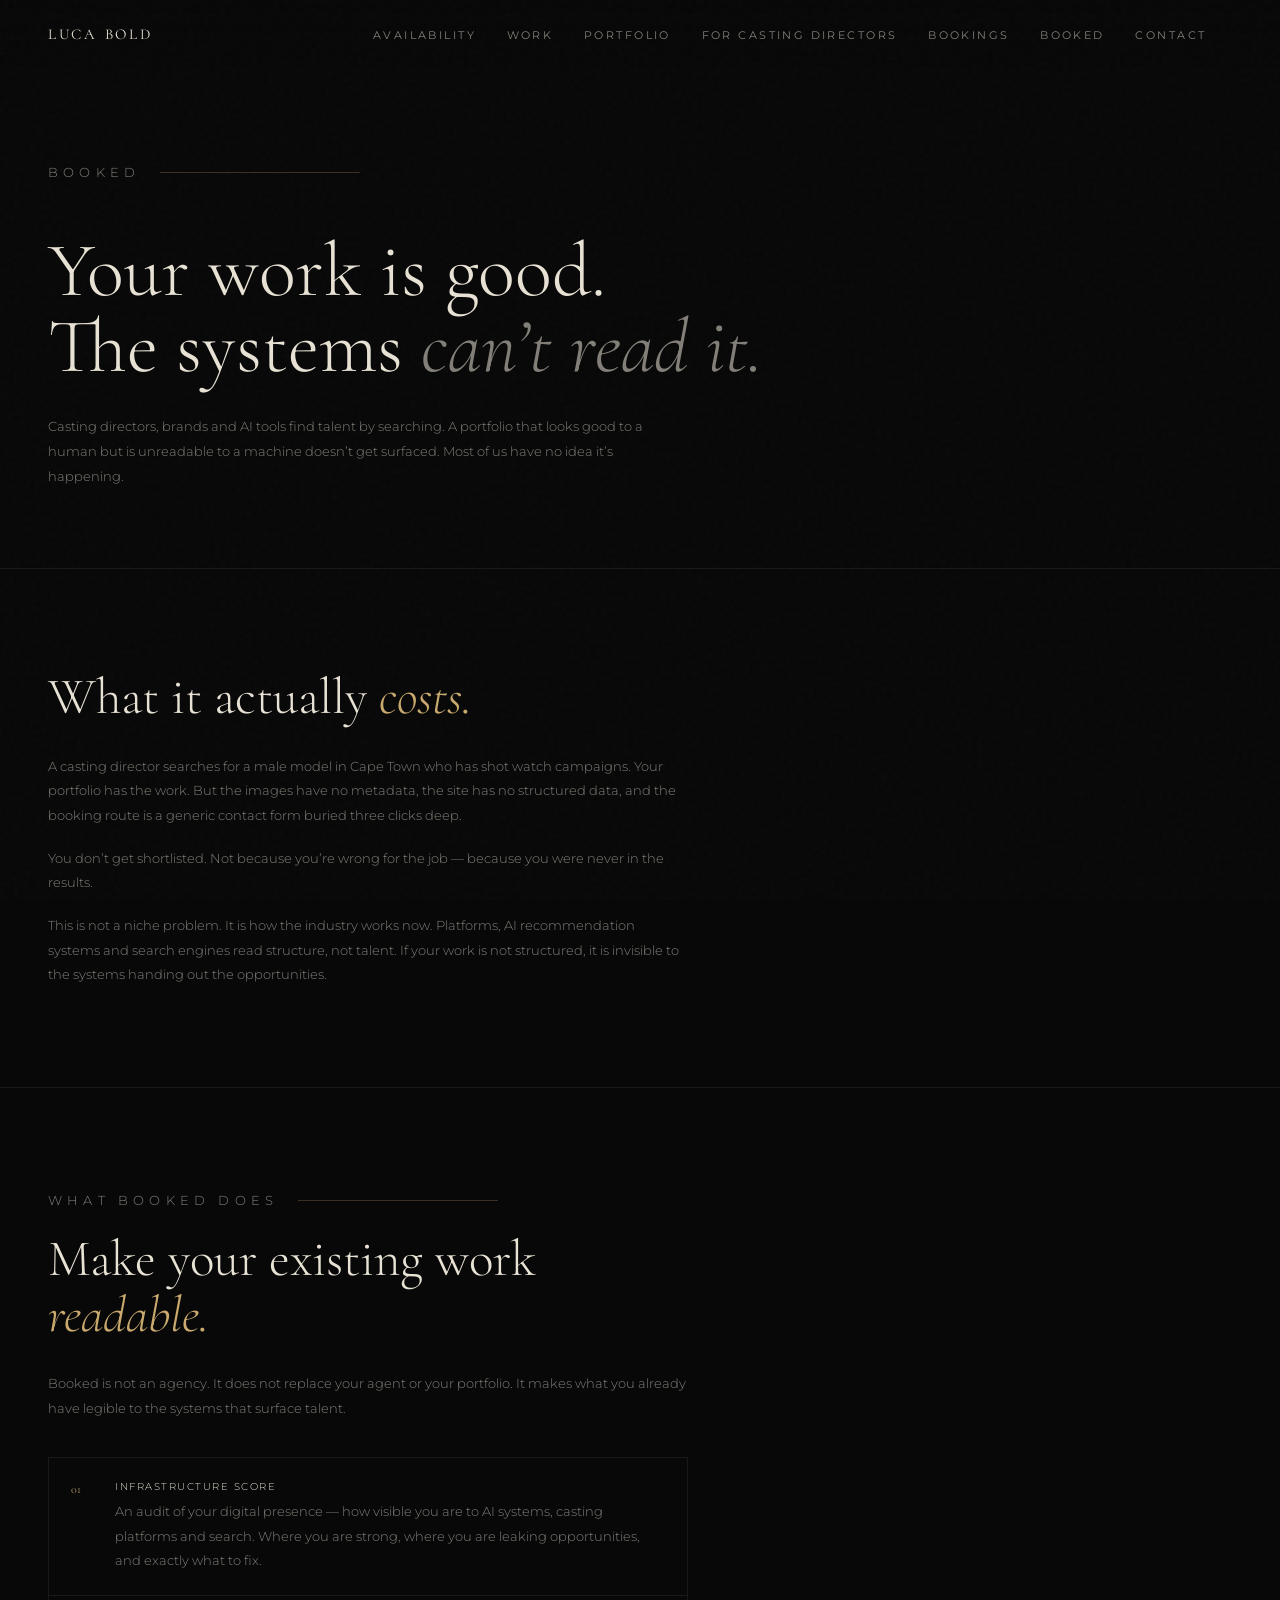
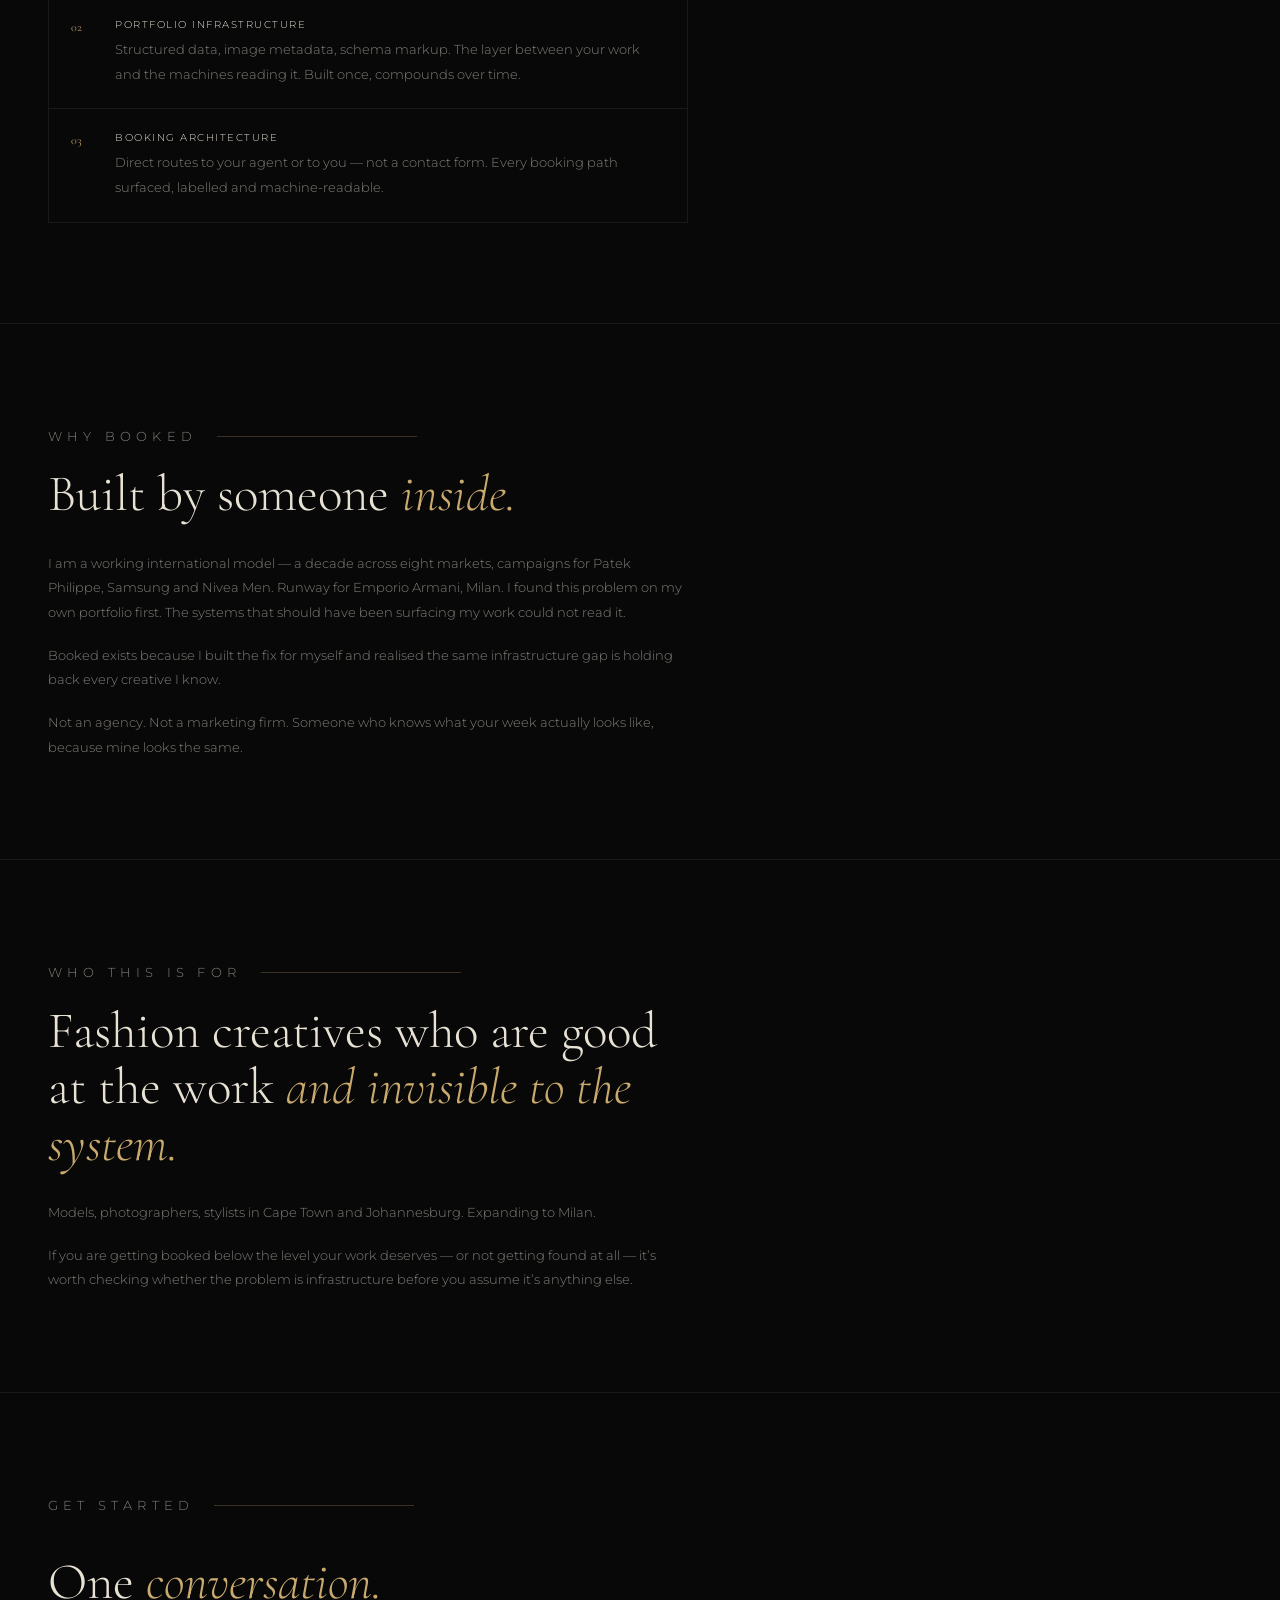
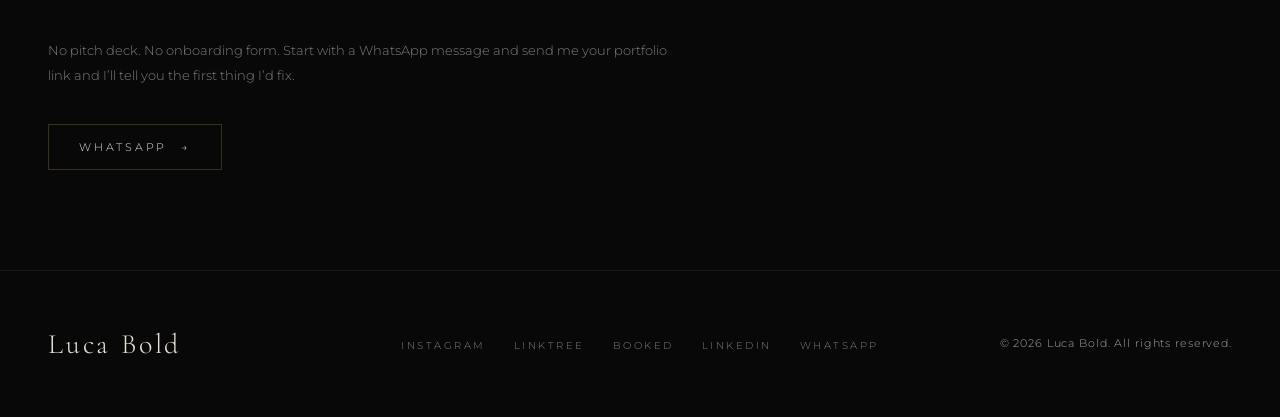
<file: booked/index.html>
<!DOCTYPE html>
<html lang="en">
<head>
<meta charset="utf-8"/>
<meta content="width=device-width, initial-scale=1.0, viewport-fit=cover" name="viewport"/>
<title>Booked. — Discoverability Infrastructure for Fashion Creatives</title>

<meta content="Booked makes fashion creatives easier to find — structured data, metadata, portfolio infrastructure and direct booking routes for models, photographers and stylists." name="description"/>
<meta content="index, follow" name="robots"/>
<meta content="index, follow" name="googlebot"/>
<meta content="Luca Bold" name="author"/>

<meta content="Booked. — Discoverability Infrastructure for Fashion Creatives" property="og:title"/>
<meta content="Booked makes fashion creatives easier to find — structured data, metadata, portfolio infrastructure and direct booking routes for models, photographers and stylists." property="og:description"/>
<meta content="website" property="og:type"/>
<meta content="https://www.lucabold.com/booked/" property="og:url"/>
<meta content="https://www.lucabold.com/assets/portfolio/vogue-runway-luca-bold.webp" property="og:image"/>
<meta content="Luca Bold — founder of Booked" property="og:image:alt"/>
<meta content="Luca Bold" property="og:site_name"/>

<meta content="summary_large_image" name="twitter:card"/>
<meta content="Booked. — Discoverability Infrastructure for Fashion Creatives" name="twitter:title"/>
<meta content="Booked makes fashion creatives easier to find — structured data, metadata, portfolio infrastructure and direct booking routes for models, photographers and stylists." name="twitter:description"/>
<meta content="https://www.lucabold.com/assets/portfolio/vogue-runway-luca-bold.webp" name="twitter:image"/>

<link href="https://www.lucabold.com/booked/" rel="canonical"/>
<link href="https://www.lucabold.com/llms.txt" rel="llms" type="text/plain"/>
<link href="https://fonts.googleapis.com" rel="preconnect"/>
<link crossorigin="" href="https://fonts.gstatic.com" rel="preconnect"/>
<link href="https://fonts.googleapis.com/css2?family=Cormorant+Garamond:ital,wght@0,300;0,400;0,600;1,300;1,400&amp;family=Montserrat:wght@200;300;400;500&amp;display=swap" rel="stylesheet"/>
<link href="/assets/favicon.ico" rel="icon" sizes="any"/>
<link href="/assets/favicon-lb.png" rel="icon" type="image/png"/>

<script type="application/ld+json">
{
  "@context": "https://schema.org",
  "@graph": [
    {
      "@type": "Organization",
      "@id": "https://www.lucabold.com/booked/#booked",
      "name": "Booked",
      "url": "https://www.lucabold.com/booked/",
      "description": "Discoverability infrastructure for fashion creatives — models, photographers, stylists, art directors and creative directors. Booked makes existing work readable to the systems that surface talent: structured data, metadata, portfolio infrastructure and direct booking routes.",
      "founder": {
        "@type": "Person",
        "@id": "https://www.lucabold.com/#luca-bold",
        "name": "Luca Bold",
        "url": "https://www.lucabold.com/"
      },
      "areaServed": ["Cape Town", "Johannesburg"],
      "knowsAbout": [
        "AI visibility audits",
        "Portfolio infrastructure",
        "Schema and metadata optimisation",
        "Booking path architecture",
        "Structured data for creative portfolios"
      ],
      "sameAs": [
        "https://wa.me/27637549122"
      ]
    },
    {
      "@type": "WebPage",
      "@id": "https://www.lucabold.com/booked/",
      "name": "Booked. — Discoverability Infrastructure for Fashion Creatives",
      "url": "https://www.lucabold.com/booked/",
      "isPartOf": {
        "@id": "https://www.lucabold.com/#website"
      },
      "about": {
        "@id": "https://www.lucabold.com/booked/#booked"
      },
      "inLanguage": "en"
    }
  ]
}
</script>

<style>
:root {
  --black: #080808;
  --black-soft: #111111;
  --black-mid: #1a1a1a;
  --border: rgba(255,255,255,0.07);
  --border-gold: rgba(201,169,110,0.25);
  --cream: #e8e2d5;
  --cream-dim: rgba(232,226,213,0.55);
  --cream-faint: rgba(232,226,213,0.1);
  --gold: #c9a96e;
  --gold-dim: rgba(201,169,110,0.15);
}

*, *::before, *::after { box-sizing: border-box; margin: 0; padding: 0; }
html { scroll-behavior: smooth; }

body {
  background: var(--black);
  color: var(--cream);
  font-family: 'Montserrat', sans-serif;
  font-weight: 300;
  overflow-x: hidden;
  -webkit-font-smoothing: antialiased;
}

body::after {
  content: '';
  position: fixed;
  inset: 0;
  background-image: url("data:image/svg+xml,%3Csvg viewBox='0 0 200 200' xmlns='http://www.w3.org/2000/svg'%3E%3Cfilter id='n'%3E%3CfeTurbulence type='fractalNoise' baseFrequency='0.85' numOctaves='4' stitchTiles='stitch'/%3E%3C/filter%3E%3Crect width='100%25' height='100%25' filter='url(%23n)' opacity='1'/%3E%3C/svg%3E");
  opacity: 0.022;
  pointer-events: none;
  z-index: 9999;
}

/* NAV */
.site-nav {
  position: fixed;
  top: 0; left: 0; right: 0;
  z-index: 200;
  display: grid;
  grid-template-columns: auto minmax(0, 1fr) auto;
  align-items: center;
  gap: clamp(18px, 2vw, 28px);
  padding: 24px clamp(20px, 4vw, 48px);
  background: linear-gradient(to bottom, rgba(8,8,8,0.96) 0%, rgba(8,8,8,0.72) 58%, transparent 100%);
}

.site-nav .nav-logo { white-space: nowrap; }
.site-nav .nav-links { justify-content: flex-end; min-width: 0; }

.nav-logo {
  font-family: 'Cormorant Garamond', serif;
  font-size: 0.9375rem;
  font-weight: 400;
  letter-spacing: 0.18em;
  text-transform: uppercase;
  color: var(--cream);
  text-decoration: none;
}

.nav-links {
  display: flex;
  gap: clamp(18px, 2.4vw, 34px);
  list-style: none;
}

.nav-links a {
  font-size: 0.6875rem;
  font-weight: 400;
  letter-spacing: 0.22em;
  text-transform: uppercase;
  color: var(--cream-dim);
  text-decoration: none;
  transition: color 0.3s;
}

.nav-links a:hover { color: var(--cream); }

.nav-hamburger {
  display: none;
  flex-direction: column;
  gap: 5px;
  cursor: pointer;
  padding: 4px;
  background: none;
  border: none;
}

.nav-hamburger span {
  display: block;
  width: 22px;
  height: 1px;
  background: var(--cream);
  transition: all 0.3s ease;
}

.mobile-menu {
  display: none;
  position: fixed;
  inset: 0;
  background: rgba(8,8,8,0.98);
  z-index: 190;
  flex-direction: column;
  justify-content: center;
  align-items: center;
  gap: 40px;
}

.mobile-menu.open { display: flex; }

.mobile-menu a {
  font-family: 'Cormorant Garamond', serif;
  font-size: 2.25rem;
  font-weight: 300;
  letter-spacing: 0.1em;
  color: var(--cream);
  text-decoration: none;
  transition: color 0.3s;
}

.mobile-menu a:hover { color: var(--gold); }

.mobile-close {
  position: absolute;
  top: 28px; right: 48px;
  background: none;
  border: none;
  color: var(--cream);
  font-size: 1.75rem;
  cursor: pointer;
  font-family: 'Cormorant Garamond', serif;
}

/* SECTION */
.section {
  padding: 100px 48px;
  border-top: 1px solid var(--border);
}

.section:first-of-type { border-top: none; }

.section-label {
  font-size: 0.625rem;
  letter-spacing: 0.4em;
  text-transform: uppercase;
  color: var(--gold);
  margin-bottom: 48px;
  display: flex;
  align-items: center;
  gap: 20px;
}

.section-label::after {
  content: '';
  flex: 1;
  height: 1px;
  background: var(--border-gold);
  max-width: 200px;
}

/* SUBPAGE HERO */
.subpage-hero {
  padding-top: 160px;
  padding-bottom: 80px;
  border-top: none;
}

.subpage-hero h1 {
  font-family: 'Cormorant Garamond', serif;
  font-size: clamp(2.75rem, 6vw, 5.5rem);
  font-weight: 300;
  line-height: 1;
  color: var(--cream);
  margin-bottom: 28px;
}

.subpage-hero h1 em {
  font-style: italic;
  color: var(--cream-dim);
}

.subpage-hero > p {
  font-size: 0.8125rem;
  line-height: 1.9;
  color: var(--cream-dim);
  max-width: 600px;
}

.subpage-hero > p a {
  color: var(--cream);
  text-decoration: none;
  border-bottom: 1px solid var(--border-gold);
  transition: border-color 0.3s;
}

.subpage-hero > p a:hover { border-color: var(--gold); }

/* CONTENT BLOCKS */
.content-block {
  max-width: 640px;
}

.content-block h2 {
  font-family: 'Cormorant Garamond', serif;
  font-size: clamp(2rem, 4vw, 3.25rem);
  font-weight: 300;
  line-height: 1.1;
  color: var(--cream);
  margin-bottom: 28px;
}

.content-block h2 em {
  font-style: italic;
  color: var(--gold);
}

.content-block p {
  font-size: 0.8125rem;
  line-height: 1.9;
  color: var(--cream-dim);
  margin-bottom: 18px;
}

.content-block p:last-of-type { margin-bottom: 0; }

.content-block a {
  color: var(--cream);
  text-decoration: none;
  border-bottom: 1px solid var(--border-gold);
  transition: border-color 0.3s;
}

.content-block a:hover { border-color: var(--gold); }

/* WHAT LIST */
.what-list {
  border: 1px solid var(--border);
  margin-top: 36px;
  max-width: 640px;
}

.what-item {
  padding: 22px 22px;
  border-bottom: 1px solid var(--border);
  display: flex;
  align-items: flex-start;
  gap: 22px;
  transition: background 0.3s;
}

.what-item:last-child { border-bottom: none; }
.what-item:hover { background: var(--black-soft); }

.what-num {
  font-family: 'Cormorant Garamond', serif;
  font-size: 0.75rem;
  color: var(--gold);
  min-width: 22px;
  padding-top: 2px;
}

.what-title {
  font-size: 0.625rem;
  letter-spacing: 0.15em;
  text-transform: uppercase;
  color: var(--cream);
  margin-bottom: 6px;
}

.what-desc {
  font-size: 0.8125rem;
  line-height: 1.9;
  color: var(--cream-dim);
}

/* CTA SECTION */
.cta-section {
  text-align: left;
}

.cta-section p {
  font-size: 0.8125rem;
  line-height: 1.9;
  color: var(--cream-dim);
  margin-bottom: 36px;
  max-width: 640px;
}

/* BTN */
.btn {
  display: inline-flex;
  align-items: center;
  gap: 14px;
  padding: 15px 30px;
  border: 1px solid var(--border-gold);
  color: var(--cream);
  text-decoration: none;
  font-size: 0.6875rem;
  letter-spacing: 0.25em;
  text-transform: uppercase;
  transition: all 0.3s;
  position: relative;
  overflow: hidden;
}

.btn::before {
  content: '';
  position: absolute;
  inset: 0;
  background: var(--gold-dim);
  transform: translateX(-100%);
  transition: transform 0.4s cubic-bezier(0.16,1,0.3,1);
}

.btn:hover::before { transform: translateX(0); }
.btn:hover { border-color: var(--gold); }
.btn span { position: relative; }
.btn-arrow { position: relative; transition: transform 0.3s; }
.btn:hover .btn-arrow { transform: translateX(4px); }

/* FOOTER */
.footer-links,
footer nav {
  position: static;
  display: block;
  background: none;
  padding: 0;
}

footer nav,
.footer-nav {
  position: static;
  inset: auto;
  display: block;
  padding: 0;
  background: none;
  z-index: auto;
}

footer {
  padding: 56px 48px;
  border-top: 1px solid var(--border);
  display: grid;
  grid-template-columns: 1fr auto 1fr;
  align-items: center;
  gap: 32px;
}

.footer-logo {
  font-family: 'Cormorant Garamond', serif;
  font-size: 1.75rem;
  font-weight: 300;
  color: var(--cream);
  letter-spacing: 0.1em;
}

.footer-links {
  display: flex;
  gap: 28px;
  list-style: none;
  justify-content: center;
}

.footer-links a {
  font-size: 0.625rem;
  letter-spacing: 0.25em;
  text-transform: uppercase;
  color: var(--cream-dim);
  text-decoration: none;
  transition: color 0.3s;
}

.footer-links a:hover { color: var(--cream); }

.footer-copy {
  font-size: 0.6875rem;
  line-height: 1.6;
  color: rgba(232,226,213,0.72);
  letter-spacing: 0.08em;
  text-align: right;
}

/* ANIMATIONS */
@keyframes fadeUp {
  from { opacity: 0; transform: translateY(28px); }
  to { opacity: 1; transform: translateY(0); }
}

.reveal {
  opacity: 1;
  transform: none;
}

.js .reveal {
  opacity: 0;
  transform: translateY(36px);
  transition: opacity 0.9s cubic-bezier(0.16,1,0.3,1), transform 0.9s cubic-bezier(0.16,1,0.3,1);
}

.js .reveal.visible {
  opacity: 1;
  transform: translateY(0);
}

/* TABLET */
@media (max-width: 1024px) and (min-width: 601px) {
  .site-nav { padding: 22px 32px; }
  .section { padding: 80px 32px; }
  footer { grid-template-columns: 1fr 1fr; padding: 48px 32px; }
  .footer-copy { grid-column: 1/-1; text-align: left; }
}

/* MOBILE */
@media (max-width: 600px) {
  .site-nav { padding: 20px; display: flex; justify-content: space-between; }
  .nav-links { display: none; }
  .nav-hamburger { display: flex; }

  .subpage-hero { padding: 120px 20px 60px; }
  .subpage-hero h1 { font-size: clamp(2.25rem, 10vw, 3.5rem); }

  .section { padding: 60px 20px; }

  .content-block h2 { font-size: clamp(1.75rem, 7vw, 2.5rem); }

  footer {
    grid-template-columns: 1fr;
    text-align: center;
    padding: 48px 20px;
    gap: 24px;
  }
  .footer-links { flex-wrap: wrap; justify-content: center; gap: 16px 24px; }
  .footer-copy { text-align: center; }
}
</style>
</head>

<body>
<script>
document.documentElement.classList.add('js');
</script>
<!-- MOBILE MENU -->
<div aria-label="Mobile navigation" class="mobile-menu" id="mobileMenu" role="dialog">
<button aria-label="Close menu" class="mobile-close" id="menuClose">✕</button>
<a href="/#availability">Availability</a>
<a href="/#work">Work</a>
<a href="/#portfolio">Portfolio</a>
<a href="/for-casting-directors/">For Casting Directors</a>
<a href="/#booking">Bookings</a>
<a href="/booked/">Booked</a>
<a href="/#contact">Contact</a>
</div>
<!-- NAV -->
<nav aria-label="Main navigation" class="site-nav" role="navigation">
<a aria-label="Luca Bold" class="nav-logo" href="/">Luca Bold</a>
<ul class="nav-links">
<li><a href="/#availability">Availability</a></li>
<li><a href="/#work">Work</a></li>
<li><a href="/#portfolio">Portfolio</a></li>
<li><a href="/for-casting-directors/">For Casting Directors</a></li>
<li><a href="/#booking">Bookings</a></li>
<li><a href="/booked/">Booked</a></li>
<li><a href="/#contact">Contact</a></li>
</ul>
<button aria-expanded="false" aria-label="Open menu" class="nav-hamburger" id="menuOpen">
<span></span><span></span><span></span>
</button>
</nav>

<!-- HERO -->
<section class="section subpage-hero reveal">
<p class="section-label">Booked</p>
<h1>Your work is good.<br/>The systems <em>can&rsquo;t read it.</em></h1>
<p>Casting directors, brands and AI tools find talent by searching. A portfolio that looks good to a human but is unreadable to a machine doesn&rsquo;t get surfaced. Most of us have no idea it&rsquo;s happening.</p>
</section>

<!-- THE COST -->
<section class="section reveal">
<div class="content-block">
<h2>What it actually <em>costs.</em></h2>
<p>A casting director searches for a male model in Cape Town who has shot watch campaigns. Your portfolio has the work. But the images have no metadata, the site has no structured data, and the booking route is a generic contact form buried three clicks deep.</p>
<p>You don&rsquo;t get shortlisted. Not because you&rsquo;re wrong for the job &mdash; because you were never in the results.</p>
<p>This is not a niche problem. It is how the industry works now. Platforms, AI recommendation systems and search engines read structure, not talent. If your work is not structured, it is invisible to the systems handing out the opportunities.</p>
</div>
</section>

<!-- WHAT BOOKED DOES -->
<section class="section reveal">
<div class="content-block">
<p class="section-label">What Booked Does</p>
<h2>Make your existing work <em>readable.</em></h2>
<p>Booked is not an agency. It does not replace your agent or your portfolio. It makes what you already have legible to the systems that surface talent.</p>
</div>
<div class="what-list">
<div class="what-item">
<span class="what-num">01</span>
<div>
<p class="what-title">Infrastructure Score</p>
<p class="what-desc">An audit of your digital presence &mdash; how visible you are to AI systems, casting platforms and search. Where you are strong, where you are leaking opportunities, and exactly what to fix.</p>
</div>
</div>
<div class="what-item">
<span class="what-num">02</span>
<div>
<p class="what-title">Portfolio Infrastructure</p>
<p class="what-desc">Structured data, image metadata, schema markup. The layer between your work and the machines reading it. Built once, compounds over time.</p>
</div>
</div>
<div class="what-item">
<span class="what-num">03</span>
<div>
<p class="what-title">Booking Architecture</p>
<p class="what-desc">Direct routes to your agent or to you &mdash; not a contact form. Every booking path surfaced, labelled and machine-readable.</p>
</div>
</div>
</div>
</section>

<!-- TODO: Get Signed Accelerator section — awaiting separate brief from Luca -->

<!-- WHY ME -->
<section class="section reveal">
<div class="content-block">
<p class="section-label">Why Booked</p>
<h2>Built by someone <em>inside.</em></h2>
<p>I am a working international model &mdash; a decade across eight markets, campaigns for Patek Philippe, Samsung and Nivea Men. Runway for Emporio Armani, Milan. I found this problem on my own portfolio first. The systems that should have been surfacing my work could not read it.</p>
<p>Booked exists because I built the fix for myself and realised the same infrastructure gap is holding back every creative I know.</p>
<p>Not an agency. Not a marketing firm. Someone who knows what your week actually looks like, because mine looks the same.</p>
<!-- TODO: Luca — a proof point would be strong here. An anonymised before/after metric from your own portfolio audit, or a specific number (e.g. "X bookings traced to structured data in the first Y months"). Only add if real. -->
</div>
</section>

<!-- WHO IT'S FOR -->
<section class="section reveal">
<div class="content-block">
<p class="section-label">Who This Is For</p>
<h2>Fashion creatives who are good at the work <em>and invisible to the system.</em></h2>
<p>Models, photographers, stylists in Cape Town and Johannesburg. Expanding to Milan.</p>
<p>If you are getting booked below the level your work deserves &mdash; or not getting found at all &mdash; it&rsquo;s worth checking whether the problem is infrastructure before you assume it&rsquo;s anything else.</p>
</div>
</section>

<!-- CTA -->
<section class="section cta-section reveal">
<div class="content-block">
<p class="section-label">Get Started</p>
<h2>One <em>conversation.</em></h2>
<p>No pitch deck. No onboarding form. Start with a WhatsApp message and send me your portfolio link and I&rsquo;ll tell you the first thing I&rsquo;d fix.</p>
</div>
<div style="margin-top:36px;">
<a class="btn" href="https://wa.me/27637549122" rel="noopener" target="_blank">
<span>WhatsApp</span>
<span aria-hidden="true" class="btn-arrow">&rarr;</span>
</a>
</div>
</section>

<footer id="contact" role="contentinfo">
<div class="footer-logo">Luca Bold</div>
<nav aria-label="Footer navigation">
<ul class="footer-links">
<li><a href="https://www.instagram.com/lucaboldcpt/" rel="noopener" target="_blank">Instagram</a></li>
<li><a href="https://linktr.ee/lucabold" rel="noopener" target="_blank">Linktree</a></li>
<li><a href="/booked/">Booked</a></li>
<li><a aria-label="LinkedIn" href="https://www.linkedin.com/in/lucabold/" rel="noopener" target="_blank">LinkedIn</a></li>
<li><a href="https://wa.me/27637549122" rel="noopener" target="_blank">WhatsApp</a></li>
</ul>
</nav>
<p class="footer-copy">&copy; 2026 Luca Bold. All rights reserved.</p>
</footer>
<script>
  const reveals = document.querySelectorAll('.reveal');
  const observer = new IntersectionObserver((entries) => {
    entries.forEach(entry => {
      if (entry.isIntersecting) {
        entry.target.classList.add('visible');
        observer.unobserve(entry.target);
      }
    });
  }, { threshold: 0.08, rootMargin: '0px 0px -40px 0px' });
  reveals.forEach(el => observer.observe(el));
  setTimeout(() => reveals.forEach(el => el.classList.add('visible')), 3000);

  const menuOpen = document.getElementById('menuOpen');
  const menuClose = document.getElementById('menuClose');
  const mobileMenu = document.getElementById('mobileMenu');

  menuOpen.addEventListener('click', () => {
    mobileMenu.classList.add('open');
    menuOpen.setAttribute('aria-expanded', 'true');
    document.body.style.overflow = 'hidden';
  });

  function closeMenu() {
    mobileMenu.classList.remove('open');
    menuOpen.setAttribute('aria-expanded', 'false');
    document.body.style.overflow = '';
  }

  menuClose.addEventListener('click', closeMenu);
  document.addEventListener('keydown', e => {
    if (e.key === 'Escape') closeMenu();
  });
</script>

<!-- Cloudflare Web Analytics --><script type='module' src='https://static.cloudflareinsights.com/beacon.min.js' data-cf-beacon='{"token": "d0d9b9e4f80d4c1ca0e7732d57947a91"}'></script><!-- End Cloudflare Web Analytics -->
</body>
</html>
</file>
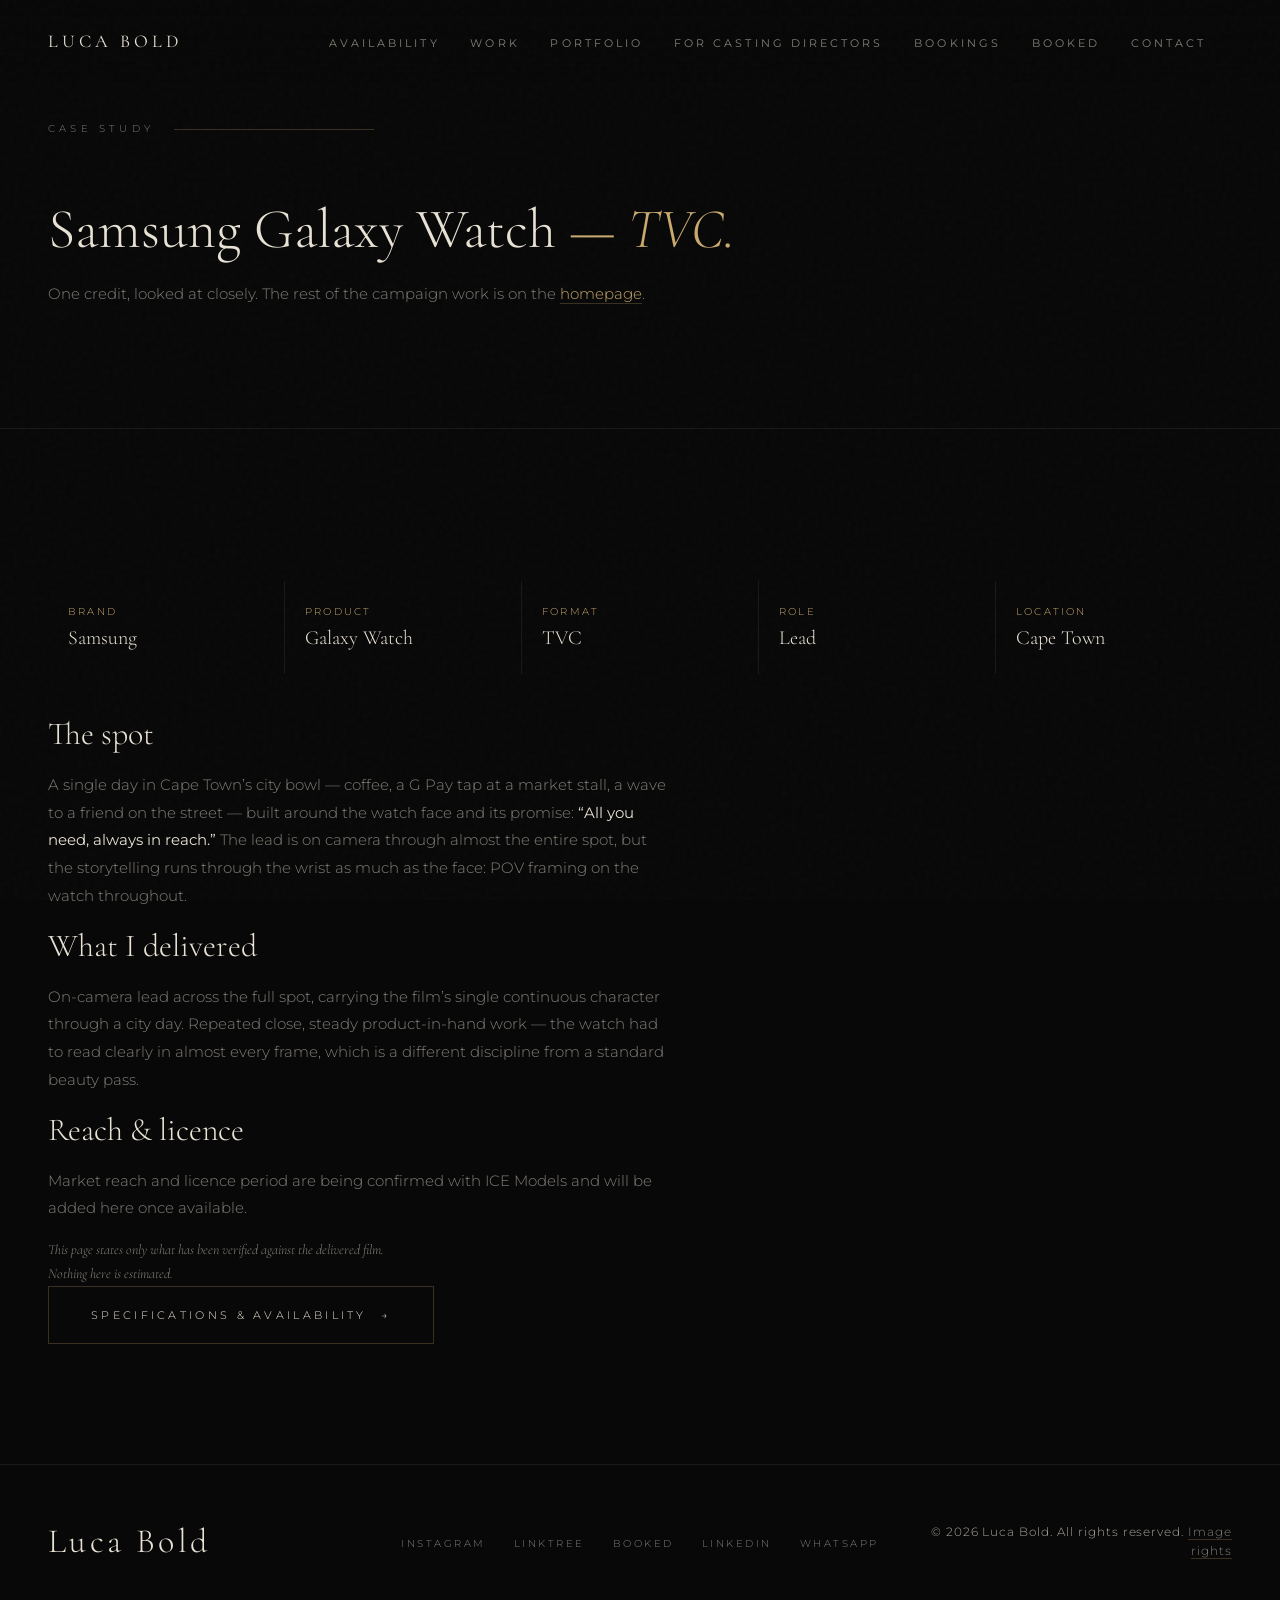
<file: case-study/index.html>
<!DOCTYPE html>

<html lang="en">
<head>
<meta charset="utf-8"/>
<meta content="width=device-width, initial-scale=1.0, viewport-fit=cover" name="viewport"/>
<title>Case Study: Samsung Galaxy Watch — Luca Bold</title>

<meta content="How Luca Bold, international campaign model, carried the lead role in the Samsung Galaxy Watch TVC, shot on location in Cape Town." name="description"/>
<meta content="index, follow" name="robots"/>
<meta content="index, follow" name="googlebot"/>
<meta content="Luca Bold" name="author"/>

<meta content="Case Study: Samsung Galaxy Watch — Luca Bold" property="og:title"/>
<meta content="How Luca Bold, international campaign model, carried the lead role in the Samsung Galaxy Watch TVC, shot on location in Cape Town." property="og:description"/>
<meta content="website" property="og:type"/>
<meta content="https://www.lucabold.com/case-study/" property="og:url"/>
<meta content="https://www.lucabold.com/assets/portfolio/vogue-runway-luca-bold.webp" property="og:image"/>
<meta content="Luca Bold — Samsung Galaxy Watch campaign, lead role" property="og:image:alt"/>
<meta content="Luca Bold" property="og:site_name"/>

<meta content="summary_large_image" name="twitter:card"/>
<meta content="Case Study: Samsung Galaxy Watch — Luca Bold" name="twitter:title"/>
<meta content="How Luca Bold, international campaign model, carried the lead role in the Samsung Galaxy Watch TVC, shot on location in Cape Town." name="twitter:description"/>
<meta content="https://www.lucabold.com/assets/portfolio/vogue-runway-luca-bold.webp" name="twitter:image"/>

<link href="https://www.lucabold.com/case-study/" rel="canonical"/>
<link href="https://www.lucabold.com/llms.txt" rel="llms" type="text/plain"/>
<link href="https://fonts.googleapis.com" rel="preconnect"/>
<link crossorigin="" href="https://fonts.gstatic.com" rel="preconnect"/>
<link href="https://fonts.googleapis.com/css2?family=Cormorant+Garamond:ital,wght@0,300;0,400;0,600;1,300;1,400&amp;family=Montserrat:wght@200;300;400;500&amp;display=swap" rel="stylesheet"/>
<link href="/assets/favicon.ico" rel="icon" sizes="any"/>
<link href="/assets/favicon-lb.png" rel="icon" type="image/png"/>

<style>
:root {
  --black: #080808;
  --black-soft: #111111;
  --black-mid: #1a1a1a;
  --border: rgba(255,255,255,0.07);
  --border-gold: rgba(201,169,110,0.25);
  --cream: #e8e2d5;
  --cream-dim: rgba(232,226,213,0.55);
  --cream-faint: rgba(232,226,213,0.1);
  --gold: #c9a96e;
  --gold-dim: rgba(201,169,110,0.15);
}

/* ACCELERATOR */
.accelerator-section {
  position: relative;
  overflow: hidden;
}

.accelerator-bg-text {
  position: absolute;
  right: -10px;
  top: 50%;
  transform: translateY(-50%);
  font-family: 'Cormorant Garamond', serif;
  font-size: clamp(2.5rem, 8vw, 8.125rem);
  font-weight: 600;
  color: var(--cream-faint);
  letter-spacing: -0.04em;
  pointer-events: none;
  user-select: none;
  line-height: 1;
  white-space: nowrap;
}

.accelerator-inner {
  max-width: 640px;
  position: relative;
}

.accelerator-inner h2 {
  font-family: 'Cormorant Garamond', serif;
  font-size: clamp(2.25rem, 5vw, 4.25rem);
  font-weight: 300;
  line-height: 1.05;
  color: var(--cream);
  margin-bottom: 28px;
}

.accelerator-inner h2 em {
  font-style: italic;
  color: var(--gold);
}

.accelerator-inner > p {
  font-size: 0.8125rem;
  line-height: 1.9;
  color: var(--cream-dim);
  margin-bottom: 16px;
}

.accelerator-inner > p:last-of-type {
  margin-bottom: 36px;
}

.accelerator-weeks {
  border: 1px solid var(--border);
  margin-bottom: 44px;
}

.accelerator-week {
  padding: 22px 22px;
  border-bottom: 1px solid var(--border);
  display: flex;
  align-items: flex-start;
  gap: 22px;
  transition: background 0.3s;
}

.accelerator-week:last-child { border-bottom: none; }
.accelerator-week:hover { background: var(--black-soft); }

.week-num {
  font-family: 'Cormorant Garamond', serif;
  font-size: 0.75rem;
  color: var(--gold);
  min-width: 22px;
  padding-top: 2px;
}

.week-title {
  font-size: 0.625rem;
  letter-spacing: 0.15em;
  text-transform: uppercase;
  color: var(--cream);
  margin-bottom: 6px;
}

.week-desc {
  font-size: 0.8125rem;
  line-height: 1.9;
  color: var(--cream-dim);
}

@media (max-width: 768px) {
  .accelerator-bg-text { display: none; }
  .accelerator-inner { max-width: 100%; }
}

*, *::before, *::after { box-sizing: border-box; margin: 0; padding: 0; }
html { scroll-behavior: smooth; }

body {
  background: var(--black);
  color: var(--cream);
  font-family: 'Montserrat', sans-serif;
  font-weight: 300;
  overflow-x: hidden;
  -webkit-font-smoothing: antialiased;
}

/* GRAIN */
body::after {
  content: '';
  position: fixed;
  inset: 0;
  background-image: url("data:image/svg+xml,%3Csvg viewBox='0 0 200 200' xmlns='http://www.w3.org/2000/svg'%3E%3Cfilter id='n'%3E%3CfeTurbulence type='fractalNoise' baseFrequency='0.85' numOctaves='4' stitchTiles='stitch'/%3E%3C/filter%3E%3Crect width='100%25' height='100%25' filter='url(%23n)' opacity='1'/%3E%3C/svg%3E");
  opacity: 0.022;
  pointer-events: none;
  z-index: 9999;
}

/* NAV */
.site-nav {
  position: fixed;
  top: 0; left: 0; right: 0;
  z-index: 200;
  display: grid;
  grid-template-columns: auto minmax(0, 1fr) auto;
  align-items: center;
  gap: clamp(18px, 2vw, 28px);
  padding: 24px clamp(20px, 4vw, 48px);
  background: linear-gradient(to bottom, rgba(8,8,8,0.96) 0%, rgba(8,8,8,0.72) 58%, transparent 100%);
}

.site-nav .nav-logo {
  white-space: nowrap;
}

.site-nav .nav-links {
  justify-content: flex-end;
  min-width: 0;
}

.nav-logo {
  font-family: 'Cormorant Garamond', serif;
  font-size: 0.9375rem;
  font-weight: 400;
  letter-spacing: 0.18em;
  text-transform: uppercase;
  color: var(--cream);
  text-decoration: none;
}

.nav-links {
  display: flex;
  gap: clamp(18px, 2.4vw, 34px);
  list-style: none;
}

.nav-links a {
  font-size: 0.6875rem;
  font-weight: 400;
  letter-spacing: 0.22em;
  text-transform: uppercase;
  color: var(--cream-dim);
  text-decoration: none;
  transition: color 0.3s;
}

.nav-links a:hover { color: var(--cream); }

.nav-hamburger {
  display: none;
  flex-direction: column;
  gap: 5px;
  cursor: pointer;
  padding: 4px;
  background: none;
  border: none;
}

.nav-hamburger span {
  display: block;
  width: 22px;
  height: 1px;
  background: var(--cream);
  transition: all 0.3s ease;
}

.mobile-menu {
  display: none;
  position: fixed;
  inset: 0;
  background: rgba(8,8,8,0.98);
  z-index: 190;
  flex-direction: column;
  justify-content: center;
  align-items: center;
  gap: 40px;
}

.mobile-menu.open { display: flex; }

.mobile-menu a {
  font-family: 'Cormorant Garamond', serif;
  font-size: 2.25rem;
  font-weight: 300;
  letter-spacing: 0.1em;
  color: var(--cream);
  text-decoration: none;
  transition: color 0.3s;
}

.mobile-menu a:hover { color: var(--gold); }

.mobile-close {
  position: absolute;
  top: 28px; right: 48px;
  background: none;
  border: none;
  color: var(--cream);
  font-size: 1.75rem;
  cursor: pointer;
  font-family: 'Cormorant Garamond', serif;
}

/* HERO */
.hero {
  min-height: 100svh;
  display: grid;
  grid-template-columns: 1fr 1fr;
  position: relative;
  overflow: hidden;
}

.hero-left {
  display: flex;
  flex-direction: column;
  justify-content: flex-end;
  padding: 140px 48px 80px;
  position: relative;
  z-index: 2;
  background: linear-gradient(to right, var(--black) 60%, transparent 100%);
}

.hero-right {
  position: relative;
  overflow: hidden;
}

.hero-right img {
  width: 100%;
  height: 100%;
  object-fit: cover;
  object-position: center top;
  display: block;
}

.hero-right::before {
  content: '';
  position: absolute;
  inset: 0;
  background: 
    linear-gradient(to right, var(--black) 0%, rgba(8,8,8,0.2) 50%, transparent 100%),
    linear-gradient(to top, var(--black) 0%, transparent 25%);
  z-index: 1;
}

.hero-label {
  font-size: 0.625rem;
  letter-spacing: 0.4em;
  text-transform: uppercase;
  color: var(--gold);
  margin-bottom: 28px;
  opacity: 0;
  animation: fadeUp 1s ease 0.6s forwards;
}

.hero-name {
  font-family: 'Cormorant Garamond', serif;
  font-size: clamp(4rem, 9vw, 9.25rem);
  font-weight: 300;
  line-height: 0.88;
  letter-spacing: -0.02em;
  color: var(--cream);
  opacity: 0;
  animation: fadeUp 1.2s cubic-bezier(0.16,1,0.3,1) 0.4s forwards;
}

.hero-name em {
  font-style: italic;
  color: var(--cream-dim);
  display: block;
}

.hero-divider {
  width: 40px;
  height: 1px;
  background: var(--gold);
  margin: 36px 0;
  opacity: 0;
  animation: fadeUp 1s ease 0.9s forwards;
}

.hero-desc {
  font-size: 0.625rem;
  letter-spacing: 0.2em;
  text-transform: uppercase;
  color: var(--cream-dim);
  line-height: 2.2;
  opacity: 0;
  animation: fadeUp 1s ease 1s forwards;
}

.hero-markets {
  font-family: 'Cormorant Garamond', serif;
  font-style: italic;
  font-size: 0.875rem;
  color: var(--cream-dim);
  line-height: 1.9;
  margin-top: 32px;
  opacity: 0;
  animation: fadeUp 1s ease 1.1s forwards;
}

.hero-cta {
  margin-top: 48px;
  opacity: 0;
  animation: fadeUp 1s ease 1.2s forwards;
}

.scroll-hint {
  position: absolute;
  bottom: 32px;
  left: 48px;
  display: flex;
  align-items: center;
  gap: 12px;
  opacity: 0;
  animation: fadeIn 1s ease 1.5s forwards;
}

.scroll-hint span {
  font-size: 0.625rem;
  letter-spacing: 0.3em;
  text-transform: uppercase;
  color: var(--cream-dim);
}

.scroll-line {
  width: 40px;
  height: 1px;
  background: linear-gradient(to right, var(--gold), transparent);
  animation: pulse 2s ease infinite;
}

@keyframes pulse {
  0%,100% { opacity: 0.4; width: 40px; }
  50% { opacity: 1; width: 56px; }
}

/* SECTION SHARED */
.section {
  padding: 100px 48px;
  border-top: 1px solid var(--border);
}

.section-label {
  font-size: 0.625rem;
  letter-spacing: 0.4em;
  text-transform: uppercase;
  color: var(--gold);
  margin-bottom: 48px;
  display: flex;
  align-items: center;
  gap: 20px;
}

.section-label::after {
  content: '';
  flex: 1;
  height: 1px;
  background: var(--border-gold);
  max-width: 200px;
}

/* TIER 1 */
.tier1-grid {
  display: grid;
  grid-template-columns: repeat(4, 1fr);
  gap: 1px;
  background: var(--border);
}

.tier1-item {
  background: var(--black);
  padding: 52px 28px;
  text-align: center;
  position: relative;
  overflow: hidden;
  transition: background 0.4s;
  cursor: default;
}

.tier1-item::after {
  content: '';
  position: absolute;
  inset: 0;
  background: radial-gradient(ellipse at center, var(--gold-dim) 0%, transparent 70%);
  opacity: 0;
  transition: opacity 0.4s;
}

.tier1-item:hover { background: var(--black-soft); }
.tier1-item:hover::after { opacity: 1; }

.tier1-brand {
  font-family: 'Cormorant Garamond', serif;
  font-size: clamp(1rem, 1.8vw, 1.375rem);
  font-weight: 400;
  letter-spacing: 0.1em;
  color: var(--cream);
  display: block;
  margin-bottom: 10px;
}

.tier1-type {
  font-size: 0.625rem;
  letter-spacing: 0.28em;
  text-transform: uppercase;
  color: var(--gold);
}

/* TICKER */
.ticker-wrap {
  overflow: hidden;
  border-top: 1px solid var(--border);
  border-bottom: 1px solid var(--border);
  padding: 18px 0;
  background: var(--black-soft);
}

.ticker-track {
  display: flex;
  width: max-content;
  animation: ticker 35s linear infinite;
}

.ticker-track:hover { animation-play-state: paused; }

@keyframes ticker {
  0% { transform: translateX(0); }
  100% { transform: translateX(-50%); }
}

.ticker-item {
  font-size: 0.625rem;
  letter-spacing: 0.3em;
  text-transform: uppercase;
  color: var(--cream-dim);
  padding: 0 36px;
  white-space: nowrap;
  display: flex;
  align-items: center;
  gap: 36px;
}

.ticker-item::after {
  content: '◆';
  color: var(--gold);
  font-size: 0.3125rem;
}

/* ABOUT */
.about-grid {
  display: grid;
  grid-template-columns: 1fr 1fr;
  gap: 80px;
  align-items: center;
}

.about-text h2 {
  font-family: 'Cormorant Garamond', serif;
  font-size: clamp(2rem, 4.5vw, 3.75rem);
  font-weight: 300;
  line-height: 1.1;
  color: var(--cream);
  margin-bottom: 28px;
}

.about-text h2 em {
  font-style: italic;
  color: var(--cream-dim);
}

.about-text p {
  font-size: 0.8125rem;
  line-height: 1.9;
  color: var(--cream-dim);
  margin-bottom: 18px;
}

.stats-grid {
  display: grid;
  grid-template-columns: 1fr 1fr;
  gap: 1px;
  background: var(--border);
}

.stat-box {
  background: var(--black);
  padding: 40px 28px;
}

.stat-number {
  font-family: 'Cormorant Garamond', serif;
  font-size: 3.25rem;
  font-weight: 300;
  color: var(--cream);
  line-height: 1;
  margin-bottom: 8px;
}

.stat-label {
  font-size: 0.625rem;
  letter-spacing: 0.25em;
  text-transform: uppercase;
  color: var(--gold);
}

/* AGENCIES */
.agencies-grid {
  display: grid;
  grid-template-columns: repeat(4, 1fr);
  gap: 1px;
  background: var(--border);
}

.agency-item {
  background: var(--black);
  padding: 36px 28px;
  transition: background 0.3s;
}

.agency-item:hover { background: var(--black-soft); }

.agency-name {
  font-family: 'Cormorant Garamond', serif;
  font-size: 1.125rem;
  font-weight: 400;
  color: var(--cream);
  margin-bottom: 6px;
}

.agency-city {
  font-size: 0.625rem;
  letter-spacing: 0.25em;
  text-transform: uppercase;
  color: var(--gold);
}

.agency-note {
  margin-top: 10px;
  font-size: 0.6875rem;
  line-height: 1.5;
  color: var(--cream-dim);
}

/* BOOKED */
.booked-section {
  position: relative;
  overflow: hidden;
}

.booked-bg-text {
  position: absolute;
  right: -10px;
  top: 50%;
  transform: translateY(-50%);
  font-family: 'Cormorant Garamond', serif;
  font-size: clamp(3.75rem, 12vw, 11.25rem);
  font-weight: 600;
  color: var(--cream-faint);
  letter-spacing: -0.04em;
  pointer-events: none;
  user-select: none;
  line-height: 1;
}

.booked-inner {
  max-width: 600px;
  position: relative;
}

.booked-inner h2 {
  font-family: 'Cormorant Garamond', serif;
  font-size: clamp(2.25rem, 5vw, 4.25rem);
  font-weight: 300;
  line-height: 1.05;
  color: var(--cream);
  margin-bottom: 28px;
}

.booked-inner h2 em {
  font-style: italic;
  color: var(--gold);
}

.booked-inner p {
  font-size: 0.8125rem;
  line-height: 1.9;
  color: var(--cream-dim);
  margin-bottom: 36px;
}

.pillars {
  border: 1px solid var(--border);
  margin-bottom: 44px;
}

.pillar {
  padding: 18px 22px;
  border-bottom: 1px solid var(--border);
  display: flex;
  align-items: center;
  gap: 18px;
  transition: background 0.3s;
}

.pillar:last-child { border-bottom: none; }
.pillar:hover { background: var(--black-soft); }

.pillar-num {
  font-family: 'Cormorant Garamond', serif;
  font-size: 0.75rem;
  color: var(--gold);
  min-width: 22px;
}

.pillar-text {
  font-size: 0.625rem;
  letter-spacing: 0.15em;
  text-transform: uppercase;
  color: var(--cream);
}

/* BTN */
.btn {
  display: inline-flex;
  align-items: center;
  gap: 14px;
  padding: 15px 30px;
  border: 1px solid var(--border-gold);
  color: var(--cream);
  text-decoration: none;
  font-size: 0.6875rem;
  letter-spacing: 0.25em;
  text-transform: uppercase;
  transition: all 0.3s;
  position: relative;
  overflow: hidden;
}

.btn::before {
  content: '';
  position: absolute;
  inset: 0;
  background: var(--gold-dim);
  transform: translateX(-100%);
  transition: transform 0.4s cubic-bezier(0.16,1,0.3,1);
}

.btn:hover::before { transform: translateX(0); }
.btn:hover { border-color: var(--gold); }
.btn span { position: relative; }
.btn-arrow { position: relative; transition: transform 0.3s; }
.btn:hover .btn-arrow { transform: translateX(4px); }


.footer-links,
footer nav {
  position: static;
  display: block;
  background: none;
  padding: 0;
}


footer nav,
.footer-nav {
  position: static;
  inset: auto;
  display: block;
  padding: 0;
  background: none;
  z-index: auto;
}

/* FOOTER */
footer {
  padding: 56px 48px;
  border-top: 1px solid var(--border);
  display: grid;
  grid-template-columns: 1fr auto 1fr;
  align-items: center;
  gap: 32px;
}

.footer-logo {
  font-family: 'Cormorant Garamond', serif;
  font-size: 1.75rem;
  font-weight: 300;
  color: var(--cream);
  letter-spacing: 0.1em;
}

.footer-links {
  display: flex;
  gap: 28px;
  list-style: none;
  justify-content: center;
}

.footer-links a {
  font-size: 0.625rem;
  letter-spacing: 0.25em;
  text-transform: uppercase;
  color: var(--cream-dim);
  text-decoration: none;
  transition: color 0.3s;
}

.footer-links a:hover { color: var(--cream); }

.footer-copy {
  font-size: 0.6875rem;
  line-height: 1.6;
  color: rgba(232,226,213,0.72);
  letter-spacing: 0.08em;
  text-align: right;
}

/* ANIMATIONS */
@keyframes fadeUp {
  from { opacity: 0; transform: translateY(28px); }
  to { opacity: 1; transform: translateY(0); }
}

@keyframes fadeIn {
  from { opacity: 0; }
  to { opacity: 1; }
}

.reveal {
  opacity: 1;
  transform: none;
}

.js .reveal {
  opacity: 0;
  transform: translateY(36px);
  transition: opacity 0.9s cubic-bezier(0.16,1,0.3,1), transform 0.9s cubic-bezier(0.16,1,0.3,1);
}

.js .reveal.visible {
  opacity: 1;
  transform: translateY(0);
}


/* POSITIONING */
.positioning-section {
  background: linear-gradient(180deg, var(--black) 0%, var(--black-soft) 100%);
}

.positioning-grid {
  display: grid;
  grid-template-columns: 0.8fr 1.4fr;
  gap: 64px;
  align-items: start;
}

.positioning-copy {
  max-width: 760px;
}

.positioning-copy h2 {
  font-family: 'Cormorant Garamond', serif;
  font-size: clamp(2.125rem, 5vw, 4.5rem);
  font-weight: 300;
  line-height: 1.02;
  color: var(--cream);
  margin-bottom: 28px;
}

.positioning-copy p {
  font-size: 0.8125rem;
  line-height: 1.9;
  color: var(--cream-dim);
  max-width: 560px;
}



/* CAMPAIGN FILM */
.campaign-feature {
  display: grid;
  grid-template-columns: minmax(0, 0.82fr) minmax(0, 1.18fr);
  gap: 56px;
  align-items: center;
}

.campaign-copy h2 {
  font-family: 'Cormorant Garamond', serif;
  font-size: clamp(2.375rem, 5vw, 4.375rem);
  font-weight: 300;
  line-height: 1;
  color: var(--cream);
  margin-bottom: 24px;
}

.campaign-copy h2 em {
  font-style: italic;
  color: var(--cream-dim);
}

.campaign-copy p {
  font-size: 0.8125rem;
  line-height: 1.9;
  color: var(--cream-dim);
  max-width: 520px;
}

.campaign-meta {
  display: grid;
  grid-template-columns: repeat(2, minmax(0, 1fr));
  gap: 1px;
  background: var(--border);
  margin-top: 32px;
  max-width: 520px;
}

.campaign-meta div {
  background: var(--black);
  padding: 22px 20px;
}

.campaign-meta span {
  display: block;
  font-size: 0.625rem;
  letter-spacing: 0.28em;
  text-transform: uppercase;
  color: var(--gold);
  margin-bottom: 8px;
}

.campaign-meta strong {
  font-family: 'Cormorant Garamond', serif;
  font-size: 1.375rem;
  font-weight: 300;
  color: var(--cream);
}

.campaign-video {
  position: relative;
  background: var(--black-soft);
  border: 1px solid var(--border);
  overflow: hidden;
}

.campaign-video video {
  width: 100%;
  display: block;
  aspect-ratio: 16 / 9;
  object-fit: cover;
  background: var(--black);
}

.campaign-caption {
  padding: 16px 18px;
  font-size: 0.625rem;
  letter-spacing: 0.22em;
  text-transform: uppercase;
  color: var(--cream-dim);
  border-top: 1px solid var(--border);
}

/* PORTFOLIO GALLERY */
.portfolio-intro {
  display: grid;
  grid-template-columns: minmax(0, 0.9fr) minmax(0, 1.1fr);
  gap: 64px;
  align-items: end;
  margin-bottom: 48px;
}

.portfolio-intro h2 {
  font-family: 'Cormorant Garamond', serif;
  font-size: clamp(2.375rem, 5vw, 4.5rem);
  font-weight: 300;
  line-height: 1;
  color: var(--cream);
}

.portfolio-intro h2 em {
  font-style: italic;
  color: var(--cream-dim);
}

.portfolio-intro p {
  font-size: 0.8125rem;
  line-height: 1.9;
  color: var(--cream-dim);
  max-width: 520px;
}

.portfolio-grid {
  display: grid;
  grid-template-columns: repeat(4, 1fr);
  gap: 1px;
  background: var(--border);
}

.portfolio-card {
  background: var(--black-soft);
  min-height: 420px;
  overflow: hidden;
  position: relative;
}

.portfolio-card:nth-child(3n + 1) { min-height: 520px; }
.portfolio-card:nth-child(5n + 2) { min-height: 360px; }

.portfolio-card img {
  width: 100%;
  min-height: 100%;
  height: 100%;
  object-fit: cover;
  object-position: center top;
  display: block;
  filter: grayscale(8%) contrast(1.02);
  transition: transform 0.7s cubic-bezier(0.16,1,0.3,1), filter 0.7s cubic-bezier(0.16,1,0.3,1);
}

.portfolio-card:hover img {
  transform: scale(1.035);
  filter: grayscale(0%) contrast(1.05);
}

.portfolio-note {
  margin-top: 22px;
  font-size: 0.625rem;
  letter-spacing: 0.24em;
  text-transform: uppercase;
  color: var(--cream-dim);
}

/* ── TABLET 601–1024px ── */
@media (max-width: 1024px) and (min-width: 601px) {
  .site-nav { padding: 22px 32px; }

  .hero {
    grid-template-columns: 1fr;
    min-height: 100svh;
  }

  .hero-left {
    padding: 140px 32px 80px;
    background: linear-gradient(to bottom, transparent 0%, rgba(8,8,8,0.7) 40%, var(--black) 75%);
    z-index: 2;
  }

  .hero-right {
    position: absolute;
    inset: 0;
    z-index: 1;
  }

  .hero-right img {
    width: 100%;
    height: 100%;
    object-fit: cover;
    object-position: center top;
  }

  .hero-right::before {
    background:
      linear-gradient(to bottom, rgba(8,8,8,0.5) 0%, rgba(8,8,8,0.3) 40%, var(--black) 80%),
      linear-gradient(to right, rgba(8,8,8,0.6) 0%, transparent 60%);
  }

  .section { padding: 80px 32px; }
  .tier1-grid { grid-template-columns: repeat(2, 1fr); }
  .about-grid { grid-template-columns: 1fr; gap: 48px; }
  .positioning-grid { grid-template-columns: 1fr; gap: 24px; }
  .agencies-grid { grid-template-columns: repeat(2, 1fr); }
  footer { grid-template-columns: 1fr 1fr; padding: 48px 32px; }
  .footer-copy { grid-column: 1/-1; text-align: left; }


  .campaign-feature { grid-template-columns: 1fr; gap: 36px; }

  .portfolio-intro { grid-template-columns: 1fr; gap: 28px; }
  .portfolio-grid { grid-template-columns: repeat(2, 1fr); }
  .portfolio-card { min-height: 520px; }
}


/* ── MOBILE ≤600px ── */
@media (max-width: 600px) {
  .site-nav { padding: 20px; display: flex; justify-content: space-between; }
  .nav-links { display: none; }
  .nav-hamburger { display: flex; }

  .hero {
    grid-template-columns: 1fr;
    min-height: 100svh;
    position: relative;
  }

  .hero-left {
    padding: 120px 20px 72px;
    background: none;
    z-index: 2;
    position: relative;
  }

  .hero-right {
    position: absolute;
    inset: 0;
    z-index: 1;
  }

  .hero-right img {
    width: 100%;
    height: 100%;
    object-fit: cover;
    object-position: center top;
  }

  .hero-right::before {
    background:
      linear-gradient(to bottom, rgba(8,8,8,0.6) 0%, rgba(8,8,8,0.2) 30%, rgba(8,8,8,0.75) 70%, var(--black) 100%),
      linear-gradient(to right, rgba(8,8,8,0.5) 0%, transparent 70%);
  }

  .hero-name { font-size: clamp(3.5rem, 15vw, 5rem); }
  .scroll-hint { left: 20px; }

  .section { padding: 64px 20px; }

  .tier1-grid { grid-template-columns: repeat(2, 1fr); }
  .tier1-item { padding: 36px 16px; }

  .about-grid { grid-template-columns: 1fr; gap: 40px; }
  .positioning-grid { grid-template-columns: 1fr; gap: 20px; }
  .stats-grid { grid-template-columns: repeat(2, 1fr); }

  .agencies-grid { grid-template-columns: repeat(2, 1fr); }
  .agency-item { padding: 24px 16px; }

  .booked-bg-text { display: none; }
  .booked-inner { max-width: 100%; }


  footer {
    grid-template-columns: 1fr;
    padding: 44px 20px;
    gap: 24px;
  }
  .footer-copy { text-align: left; }
  .footer-links { flex-wrap: wrap; gap: 20px; justify-content: flex-start; }


  .campaign-feature { grid-template-columns: 1fr; gap: 30px; }
  .campaign-meta { grid-template-columns: 1fr; }

  .portfolio-intro { grid-template-columns: 1fr; gap: 24px; margin-bottom: 32px; }
  .portfolio-grid { grid-template-columns: 1fr; }
  .portfolio-card,
  .portfolio-card:nth-child(3n + 1),
  .portfolio-card:nth-child(5n + 2) { min-height: 520px; }
}



.portfolio-card.feature-wide {
  grid-column: span 2;
  min-height: 420px;
}

.portfolio-card.proof-image::after {
  content: attr(data-credit);
  position: absolute;
  left: 18px;
  bottom: 16px;
  z-index: 2;
  font-size: 0.625rem;
  letter-spacing: 0.22em;
  text-transform: uppercase;
  color: var(--cream);
  background: rgba(8,8,8,0.58);
  border: 1px solid var(--border-gold);
  padding: 9px 11px;
  backdrop-filter: blur(10px);
}

@media (max-width: 600px) {
  .portfolio-card.feature-wide {
    grid-column: span 1;
    min-height: 280px;
  }
}


/* DEVICE OPTIMISATION PATCH */
img,
video {
  max-width: 100%;
}

.site-nav {
  padding-left: max(clamp(20px, 4vw, 48px), env(safe-area-inset-left));
  padding-right: max(clamp(20px, 4vw, 48px), env(safe-area-inset-right));
}

.hero-left,
.section,
footer {
  padding-left: max(var(--section-x, 48px), env(safe-area-inset-left));
  padding-right: max(var(--section-x, 48px), env(safe-area-inset-right));
}

@media (min-width: 1280px) {
  .portfolio-grid {
    grid-template-columns: repeat(4, minmax(0, 1fr));
  }
}

@media (max-width: 900px) {
  .site-nav {
    grid-template-columns: auto auto;
  }

  .nav-links {
    display: none;
  }

  .nav-hamburger {
    display: flex;
  }

  .portfolio-card.feature-wide {
    grid-column: span 2;
  }

  .campaign-feature {
    grid-template-columns: 1fr;
  }
}

@media (max-width: 600px) {
  :root {
    --section-x: 20px;
  }

  body {
    text-size-adjust: 100%;
    -webkit-text-size-adjust: 100%;
  }

  .hero {
    min-height: 100svh;
  }

  .hero-left {
    padding-top: 118px;
    padding-bottom: 64px;
  }

  .hero-desc {
    font-size: 0.6875rem;
    line-height: 2;
    letter-spacing: 0.16em;
  }

  .hero-markets {
    font-size: 0.9375rem;
    line-height: 1.8;
  }

  .portfolio-card.feature-wide {
    grid-column: span 1;
  }

  .portfolio-card,
  .portfolio-card:nth-child(3n + 1),
  .portfolio-card:nth-child(5n + 2) {
    min-height: 500px;
  }

  .portfolio-card.feature-wide {
    min-height: 280px;
  }

  .campaign-video video {
    aspect-ratio: 16 / 9;
  }

  .agencies-grid,
  .tier1-grid,
  .stats-grid {
    grid-template-columns: 1fr;
  }

  .footer-links {
    row-gap: 16px;
  }
}

@media (max-width: 380px) {
  .hero-name {
    font-size: 3.25rem;
  }

  .btn {
    width: 100%;
    justify-content: center;
  }

  .portfolio-card,
  .portfolio-card:nth-child(3n + 1),
  .portfolio-card:nth-child(5n + 2) {
    min-height: 440px;
  }
}

@media (prefers-reduced-motion: reduce) {
  *,
  *::before,
  *::after {
    animation-duration: 0.001ms !important;
    animation-iteration-count: 1 !important;
    scroll-behavior: auto !important;
    transition-duration: 0.001ms !important;
  }
}


/* AGENCY LINK REFINEMENT */
.agencies-grid {
  grid-template-columns: repeat(4, minmax(0, 1fr));
}

.agency-link {
  text-decoration: none;
  display: block;
}

.agency-cta {
  margin-top: 18px;
  font-size: 0.625rem;
  letter-spacing: 0.24em;
  text-transform: uppercase;
  color: var(--cream-dim);
  transition: color 0.3s, transform 0.3s;
}

.agency-link:hover .agency-cta {
  color: var(--gold);
  transform: translateX(3px);
}

.agency-cta.muted {
  color: var(--cream-dim);
}

@media (min-width: 1025px) {
  .agencies-grid {
    background: transparent;
    border: 1px solid var(--border);
    border-right: none;
    border-bottom: none;
  }

  .agency-item {
    border-right: 1px solid var(--border);
    border-bottom: 1px solid var(--border);
  }
}

@media (max-width: 1024px) {
  .agencies-grid {
    grid-template-columns: repeat(2, minmax(0, 1fr));
  }

  .agencies-grid .agency-item:nth-child(5),
  .agencies-grid .agency-item:nth-child(6),
  }

@media (max-width: 600px) {
  .agencies-grid {
    grid-template-columns: 1fr;
  }
}


/* 8-AGENCY GRID PATCH */
.agencies-grid {
  grid-template-columns: repeat(4, minmax(0, 1fr));
}

@media (max-width: 1024px) {
  .agencies-grid {
    grid-template-columns: repeat(2, minmax(0, 1fr));
  }
}

@media (max-width: 600px) {
  .agencies-grid {
    grid-template-columns: 1fr;
  }
}


/* MOBILE PORTFOLIO VISIBILITY FIX */
#portfolio {
  display: block !important;
  visibility: visible !important;
}

#portfolio .portfolio-intro,
#portfolio .portfolio-grid,
#portfolio .portfolio-card,
#portfolio .portfolio-card img {
  visibility: visible !important;
}

#portfolio .portfolio-grid {
  display: grid !important;
}

@media (max-width: 900px) {
  #portfolio {
    padding-top: 72px;
    padding-bottom: 72px;
  }

  #portfolio .portfolio-intro {
    display: grid !important;
    grid-template-columns: 1fr !important;
    gap: 24px !important;
    margin-bottom: 32px !important;
  }

  #portfolio .portfolio-grid {
    grid-template-columns: repeat(2, minmax(0, 1fr)) !important;
    gap: 1px !important;
    width: 100% !important;
  }

  #portfolio .portfolio-card,
  #portfolio .portfolio-card:nth-child(3n + 1),
  #portfolio .portfolio-card:nth-child(5n + 2),
  #portfolio .portfolio-card.feature-wide {
    grid-column: auto !important;
    min-height: 420px !important;
    height: auto !important;
    display: block !important;
    overflow: hidden !important;
  }

  #portfolio .portfolio-card img {
    width: 100% !important;
    height: 100% !important;
    min-height: 420px !important;
    object-fit: cover !important;
    display: block !important;
  }

  #portfolio .portfolio-card.feature-wide img {
    min-height: 300px !important;
  }
}

@media (max-width: 600px) {
  #portfolio {
    padding-top: 64px;
    padding-bottom: 64px;
  }

  #portfolio .portfolio-grid {
    grid-template-columns: 1fr !important;
  }

  #portfolio .portfolio-card,
  #portfolio .portfolio-card:nth-child(3n + 1),
  #portfolio .portfolio-card:nth-child(5n + 2) {
    min-height: 520px !important;
  }

  #portfolio .portfolio-card img {
    min-height: 520px !important;
  }

  #portfolio .portfolio-card.feature-wide,
  #portfolio .portfolio-card.feature-wide img {
    min-height: 300px !important;
  }

  #portfolio .portfolio-intro h2 {
    font-size: clamp(2.25rem, 12vw, 3.375rem) !important;
  }
}


/* MOBILE TYPOGRAPHY READABILITY PATCH */
@media (max-width: 600px) {
  body {
    font-size: 1rem;
  }

  .nav-logo {
    font-size: 1.0625rem !important;
    letter-spacing: 0.24em !important;
  }

  .section {
    padding-top: 72px !important;
    padding-bottom: 72px !important;
  }

  .section-label {
    font-size: 0.6875rem !important;
    letter-spacing: 0.34em !important;
    line-height: 1.4 !important;
    margin-bottom: 42px !important;
  }

  .section-label::after {
    max-width: 220px !important;
  }

  .hero-kicker {
    font-size: 0.625rem !important;
    line-height: 1.8 !important;
    letter-spacing: 0.28em !important;
    max-width: 320px !important;
  }

  .hero-name {
    font-size: clamp(4.5rem, 20vw, 6.5rem) !important;
    line-height: 0.92 !important;
  }

  .hero-desc {
    font-size: 0.6875rem !important;
    line-height: 2.05 !important;
    letter-spacing: 0.18em !important;
    color: rgba(232,226,213,0.72) !important;
    max-width: 330px !important;
  }

  .hero-markets {
    font-size: 1.1875rem !important;
    line-height: 1.75 !important;
    color: rgba(232,226,213,0.72) !important;
  }

  .btn {
    font-size: 0.625rem !important;
    letter-spacing: 0.28em !important;
    min-height: 64px !important;
    padding: 20px 26px !important;
  }

  .about-text h2,
  .positioning-copy h2,
  .portfolio-intro h2,
  .campaign-copy h2,
  .booked-inner h2 {
    font-size: clamp(2.625rem, 12vw, 4rem) !important;
    line-height: 1.05 !important;
  }

  .about-text p,
  .positioning-copy p,
  .portfolio-intro p,
  .campaign-copy p,
  .booked-inner p,
  .accelerator-inner > p,
  .week-desc,
  .specs-body,
  .specs-row dd,
  .sector-row dd,
  .faq-item p,
  .booking-lead,
  .booking-desk-value {
    font-size: 1rem !important;
    line-height: 1.9;
    color: rgba(232,226,213,0.68) !important;
  }

  .tier1-grid {
    grid-template-columns: 1fr !important;
  }

  .tier1-item {
    min-height: 170px !important;
    padding: 36px 28px !important;
  }

  .tier1-brand {
    font-size: 1.875rem !important;
    letter-spacing: 0.08em !important;
  }

  .tier1-type {
    font-size: 0.6875rem !important;
    letter-spacing: 0.3em !important;
  }

  .ticker-item {
    font-size: 0.6875rem !important;
    letter-spacing: 0.24em !important;
  }

  .stat-number {
    font-size: 3.375rem !important;
  }

  .stat-label {
    font-size: 0.625rem !important;
    letter-spacing: 0.28em !important;
  }

  .agency-name {
    font-size: 1.75rem !important;
  }

  .agency-city,
  .agency-cta,
  .campaign-caption,
  .portfolio-note,
  .sector-heading,
  .specs-title,
  .sector-row dt,
  .specs-row dt,
  .booking-desk-label {
    font-size: 0.625rem !important;
    line-height: 1.7 !important;
    letter-spacing: 0.26em !important;
  }

  .pillar-text,
  .week-title {
    font-size: 0.875rem !important;
    line-height: 1.6 !important;
  }

  .footer-logo {
    font-size: 2.125rem !important;
  }

  .footer-links a,
  .footer-copy {
    font-size: 0.6875rem !important;
    line-height: 1.8 !important;
  }
}

@media (max-width: 380px) {
  .hero-name {
    font-size: clamp(4rem, 19vw, 5.375rem) !important;
  }

  .hero-markets {
    font-size: 1.0625rem !important;
  }

  .about-text h2,
  .positioning-copy h2,
  .portfolio-intro h2,
  .campaign-copy h2,
  .booked-inner h2 {
    font-size: clamp(2.375rem, 11vw, 3.375rem) !important;
  }
}


/* AGENCY GRID OVERLAP FIX */
.agencies-grid {
  display: grid !important;
  grid-template-columns: repeat(4, minmax(0, 1fr)) !important;
  gap: 0 !important;
  align-items: stretch !important;
  background: transparent !important;
  border-top: 1px solid var(--border) !important;
  border-left: 1px solid var(--border) !important;
  border-right: 0 !important;
  border-bottom: 0 !important;
}

.agencies-grid .agency-item {
  position: relative !important;
  grid-column: auto !important;
  grid-row: auto !important;
  min-height: 220px !important;
  height: auto !important;
  padding: 56px 42px !important;
  border-right: 1px solid var(--border) !important;
  border-bottom: 1px solid var(--border) !important;
  border-top: 0 !important;
  border-left: 0 !important;
  background: rgba(8,8,8,0.14) !important;
  overflow: hidden !important;
}

.agencies-grid .agency-link {
  text-decoration: none !important;
  color: inherit !important;
}

.agency-name {
  line-height: 1.15 !important;
}

.agency-city {
  margin-top: 12px !important;
}

.agency-cta {
  margin-top: 28px !important;
}

@media (max-width: 1024px) {
  .agencies-grid {
    grid-template-columns: repeat(2, minmax(0, 1fr)) !important;
  }

  .agencies-grid .agency-item {
    min-height: 210px !important;
    padding: 44px 32px !important;
  }
}

@media (max-width: 600px) {
  .agencies-grid {
    grid-template-columns: 1fr !important;
  }

  .agencies-grid .agency-item {
    min-height: auto !important;
    padding: 34px 28px !important;
  }
}


/* CONTACT LINKS */
.contact-strip {
  border-top: 1px solid var(--border);
  border-bottom: 1px solid var(--border);
}

.contact-links {
  display: grid;
  grid-template-columns: repeat(3, minmax(0, 1fr));
  border-top: 1px solid var(--border);
  border-left: 1px solid var(--border);
}

.contact-links a {
  display: flex;
  align-items: center;
  gap: 18px;
  min-height: 132px;
  padding: 34px;
  color: var(--cream);
  text-decoration: none;
  border-right: 1px solid var(--border);
  border-bottom: 1px solid var(--border);
  transition: background 0.3s ease, color 0.3s ease;
}

.contact-links a:hover {
  background: rgba(201,169,110,0.08);
  color: var(--gold);
}

.contact-icon {
  width: 42px;
  height: 42px;
  border: 1px solid var(--border-gold);
  display: inline-flex;
  align-items: center;
  justify-content: center;
  font-size: 0.6875rem;
  letter-spacing: 0.08em;
  color: var(--gold);
}

.contact-links span:last-child {
  font-family: 'Cormorant Garamond', serif;
  font-size: 1.75rem;
  font-weight: 300;
}

@media (max-width: 700px) {
  .contact-links {
    grid-template-columns: 1fr;
  }

  .contact-links a {
    min-height: 104px;
    padding: 26px 24px;
  }

  .contact-links span:last-child {
    font-size: 1.625rem;
  }
}


/* DESKTOP TYPOGRAPHY READABILITY PATCH */
@media (min-width: 1025px) {
  .site-nav {
    padding-top: 30px !important;
    padding-bottom: 30px !important;
  }

  .nav-logo {
    font-size: 1.125rem !important;
    letter-spacing: 0.22em !important;
  }

  .nav-links a {
    font-size: 0.6875rem !important;
    letter-spacing: 0.28em !important;
  }

  .hero-left {
    padding-left: clamp(56px, 5vw, 84px) !important;
    padding-bottom: clamp(84px, 8vh, 120px) !important;
  }

  .hero-label {
    font-size: 0.625rem !important;
    letter-spacing: 0.42em !important;
    margin-bottom: 34px !important;
  }

  .hero-name {
    font-size: clamp(5.75rem, 10vw, 9.875rem) !important;
    line-height: 0.88 !important;
  }

  .hero-divider {
    width: 54px !important;
    margin: 44px 0 !important;
  }

  .hero-desc {
    font-size: 0.8125rem !important;
    line-height: 2.15 !important;
    letter-spacing: 0.22em !important;
    color: rgba(232,226,213,0.68) !important;
  }

  .hero-markets {
    font-size: 1.1875rem !important;
    line-height: 1.8 !important;
    margin-top: 40px !important;
    color: rgba(232,226,213,0.7) !important;
  }

  .btn {
    font-size: 0.6875rem !important;
    letter-spacing: 0.3em !important;
    padding: 20px 42px !important;
    min-height: 58px !important;
  }

  .section {
    padding-top: 120px !important;
    padding-bottom: 120px !important;
  }

  .section-label {
    font-size: 0.625rem !important;
    letter-spacing: 0.42em !important;
    margin-bottom: 60px !important;
  }

  .tier1-brand {
    font-size: clamp(1.625rem, 2.3vw, 2.5rem) !important;
    line-height: 1.12 !important;
  }

  .ticker-item,
  .stat-label,
  .agency-city,
  .agency-cta,
  .campaign-caption,
  .portfolio-note,
  .sector-heading,
  .specs-title,
  .sector-row dt,
  .specs-row dt,
  .booking-desk-label {
    font-size: 0.625rem !important;
    letter-spacing: 0.3em !important;
    line-height: 1.7 !important;
  }

  .about-text h2,
  .positioning-copy h2,
  .campaign-copy h2,
  .portfolio-intro h2,
  .booked-inner h2 {
    font-size: clamp(3.375rem, 5.8vw, 5.5rem) !important;
    line-height: 1.02 !important;
  }

  .about-text p,
  .positioning-copy p,
  .campaign-copy p,
  .portfolio-intro p,
  .booked-inner p,
  .accelerator-inner > p,
  .week-desc {
    font-size: 0.9375rem !important;
    line-height: 2 !important;
    color: rgba(232,226,213,0.68) !important;
  }

  .stat-number {
    font-size: 4.25rem !important;
  }

  .agency-name {
    font-size: clamp(1.875rem, 2.2vw, 2.625rem) !important;
    line-height: 1.12 !important;
  }

  .pillar-text,
  .week-title {
    font-size: 0.75rem !important;
    letter-spacing: 0.18em !important;
  }

  .footer-logo {
    font-size: 2.125rem !important;
  }

  .footer-links a {
    font-size: 0.625rem !important;
  }

  .footer-copy {
    font-size: 0.75rem !important;
  }
}


/* CLEAN AGENCY GRID — FINAL OVERRIDE */
.agencies-grid {
  display: grid !important;
  grid-template-columns: repeat(4, minmax(0, 1fr)) !important;
  gap: 0 !important;
  align-items: stretch !important;
  border-top: 1px solid var(--border) !important;
  border-left: 1px solid var(--border) !important;
  background: transparent !important;
}
.agencies-grid > .agency-item {
  display: flex !important;
  flex-direction: column !important;
  justify-content: center !important;
  grid-column: auto !important;
  grid-row: auto !important;
  position: relative !important;
  min-height: 230px !important;
  padding: 48px 38px !important;
  border-right: 1px solid var(--border) !important;
  border-bottom: 1px solid var(--border) !important;
  border-top: 0 !important;
  border-left: 0 !important;
  background: rgba(8,8,8,0.08) !important;
  overflow: hidden !important;
  text-decoration: none !important;
  color: inherit !important;
}
@media (max-width: 1024px) {
  .agencies-grid { grid-template-columns: repeat(2, minmax(0, 1fr)) !important; }
  .agencies-grid > .agency-item { min-height: 210px !important; padding: 40px 30px !important; }
}
@media (max-width: 600px) {
  .agencies-grid { grid-template-columns: 1fr !important; }
  .agencies-grid > .agency-item { min-height: auto !important; padding: 38px 30px !important; }
  .agency-name { font-size: 2.125rem !important; }
}

/* NIVEA MEDIA FAILSAFE */
.portfolio-card.video-proof {
  position: relative;
  min-height: 360px;
}

.portfolio-card.video-proof a,
.portfolio-card.video-proof video,
.portfolio-card.video-proof img {
  display: block;
  width: 100%;
  height: 100%;
  min-height: inherit;
}

.portfolio-card.video-proof video,
.portfolio-card.video-proof img {
  object-fit: cover;
  object-position: center;
}

.portfolio-card.video-proof::before {
  content: "Play Campaign";
  position: absolute;
  right: 16px;
  top: 16px;
  z-index: 3;
  font-size: 0.625rem;
  letter-spacing: 0.22em;
  text-transform: uppercase;
  color: var(--cream);
  border: 1px solid var(--border-gold);
  background: rgba(8,8,8,0.55);
  padding: 8px 10px;
  backdrop-filter: blur(8px);
  pointer-events: none;
}

@media (max-width: 600px) {
  .portfolio-card.video-proof {
    min-height: 300px !important;
  }
}


/* SECTOR BREAKDOWN */
.sector-block { margin-top: 56px; }
.sector-heading {
  font-size: 0.625rem; letter-spacing: 0.22em; text-transform: uppercase;
  color: var(--gold); font-weight: 400; margin-bottom: 20px;
}
.sector-list { border-top: 1px solid var(--border); }
.sector-row {
  display: grid; grid-template-columns: 220px minmax(0, 1fr); gap: 24px;
  padding: 16px 0; border-bottom: 1px solid var(--border);
}
.sector-row dt {
  font-size: 0.625rem; letter-spacing: 0.16em; text-transform: uppercase; color: var(--cream);
}
.sector-row dd { font-size: 0.8125rem; line-height: 1.9; color: var(--cream-dim); }
.sector-note {
  font-family: 'Cormorant Garamond', serif; font-style: italic;
  font-size: 0.875rem; color: var(--cream-dim); margin-top: 22px;
}

/* SPECIFICATIONS & AVAILABILITY */
.specs-grid { display: grid; grid-template-columns: 1fr 1.2fr; gap: 72px; }
.specs-title {
  font-size: 0.625rem; letter-spacing: 0.22em; text-transform: uppercase;
  color: var(--gold); font-weight: 400; margin-bottom: 20px;
}
.specs-title-second { margin-top: 40px; }
.specs-list { border-top: 1px solid var(--border); }
.specs-row {
  display: flex; justify-content: space-between; gap: 20px;
  padding: 13px 0; border-bottom: 1px solid var(--border);
}
.specs-row dt {
  font-size: 0.625rem; letter-spacing: 0.16em; text-transform: uppercase; color: var(--cream-dim);
}
.specs-row dd { font-size: 0.8125rem; color: var(--cream); text-align: right; }
.specs-lead {
  font-family: 'Cormorant Garamond', serif; font-size: clamp(1.25rem, 2.4vw, 1.75rem);
  font-weight: 300; line-height: 1.3; color: var(--cream); margin-bottom: 20px;
}
.specs-body { font-size: 0.8125rem; line-height: 1.9; color: var(--cream-dim); margin-bottom: 14px; }
.specs-body strong { color: var(--cream); font-weight: 400; }

/* FAQ */
.faq-list { border-top: 1px solid var(--border); max-width: 860px; }
.faq-item { padding: 26px 0; border-bottom: 1px solid var(--border); }
.faq-item h3 {
  font-family: 'Cormorant Garamond', serif; font-size: clamp(1.125rem, 2vw, 1.5rem);
  font-weight: 300; color: var(--cream); margin-bottom: 12px;
}
.faq-item p { font-size: 0.8125rem; line-height: 1.9; color: var(--cream-dim); }
.faq-item a { color: var(--gold); text-decoration: none; border-bottom: 1px solid var(--border-gold); }
.faq-item a:hover { color: var(--cream); }

@media (max-width: 900px) {
  .specs-grid { grid-template-columns: 1fr; gap: 48px; }
  .sector-row { grid-template-columns: 1fr; gap: 6px; }
}

/* BOOKINGS */
.booking-section { background: linear-gradient(180deg, var(--black) 0%, var(--black-soft) 100%); }
.booking-inner { max-width: 760px; }
.booking-inner h2 {
  font-family: 'Cormorant Garamond', serif;
  font-size: clamp(2rem, 4.4vw, 3.625rem);
  font-weight: 300; line-height: 1.06; color: var(--cream); margin-bottom: 26px;
}
.booking-inner h2 em { font-style: italic; color: var(--gold); }
.booking-lead { font-size: 0.8125rem; line-height: 1.9; color: var(--cream-dim); margin-bottom: 40px; }
.booking-desk { border-top: 1px solid var(--border); }
.booking-desk-row {
  display: grid; grid-template-columns: 200px minmax(0, 1fr); gap: 24px;
  padding: 20px 0; border-bottom: 1px solid var(--border);
}
.booking-desk-label {
  font-size: 0.6875rem; letter-spacing: 0.22em; text-transform: uppercase;
  color: var(--gold); padding-top: 3px;
}
.booking-desk-value { font-size: 0.8125rem; line-height: 2; color: var(--cream); }
.booking-desk-value a {
  color: var(--cream-dim); text-decoration: none;
  border-bottom: 1px solid var(--border-gold); transition: color 0.3s;
}
.booking-desk-value a:hover { color: var(--gold); }
.booking-note {
  font-family: 'Cormorant Garamond', serif; font-style: italic;
  font-size: 0.875rem; line-height: 1.8; color: var(--cream-dim); margin-top: 28px;
}
@media (max-width: 700px) {
  .booking-desk-row { grid-template-columns: 1fr; gap: 8px; }
}

/* AVAILABILITY BAND */
.availability-band {
  padding: 72px clamp(20px, 4vw, 48px);
  border-top: 1px solid var(--border-gold);
  border-bottom: 1px solid var(--border-gold);
  background: linear-gradient(180deg, rgba(201,169,110,0.05) 0%, transparent 100%);
}
.availability-inner { max-width: 760px; }
.availability-kicker {
  font-size: 0.625rem; letter-spacing: 0.4em; text-transform: uppercase;
  color: var(--gold); margin-bottom: 22px;
}
.availability-title {
  font-family: 'Cormorant Garamond', serif;
  font-size: clamp(2rem, 4.4vw, 3.5rem);
  font-weight: 300; line-height: 1.08; color: var(--cream); margin-bottom: 26px;
}
.availability-title em { font-style: italic; color: var(--gold); }
.availability-copy {
  font-size: 0.8125rem; line-height: 1.9; color: var(--cream-dim); margin-bottom: 16px;
}
.availability-copy strong { color: var(--cream); font-weight: 400; }
.availability-inner .btn { margin-top: 22px; }
@media (max-width: 600px) {
  .availability-band { padding: 56px 20px; }
  .availability-copy { font-size: 1rem; line-height: 1.9; }
}

.portfolio-credit {
  margin-top: 10px;
  font-size: 0.625rem; letter-spacing: 0.22em; text-transform: uppercase;
  color: var(--gold);
}

/* Anchor targets must clear the fixed nav, otherwise every nav link
   lands with the section heading hidden behind the bar. */
section[id], footer[id] { scroll-margin-top: 104px; }
@media (max-width: 600px) { section[id], footer[id] { scroll-margin-top: 88px; } }

/* The gallery mixes single and double-width cards. Without dense packing a
   double-width card that cannot fit the remaining column wraps and leaves a
   hole behind it. */
.portfolio-grid { grid-auto-flow: dense; }
#portfolio .portfolio-grid { grid-auto-flow: dense !important; }

/* Touch targets — inline links in the booking desk and FAQ render at ~21px,
   below the 44px minimum. Pad the hit area on touch-sized viewports. */
@media (max-width: 900px) {
  .booking-desk-value a,
  .faq-item a,
  .agency-cta,
  .nav-logo {
    display: inline-block;
    padding-top: 12px;
    padding-bottom: 12px;
  }
  .booking-desk-value { line-height: 1.4; }

  /* the menu button is the single most-tapped control on a phone */
  .nav-hamburger {
    min-width: 44px;
    min-height: 44px;
    align-items: center;
    justify-content: center;
    margin-right: -10px;
  }

  .footer-links a {
    display: inline-block;
    padding-top: 14px;
    padding-bottom: 14px;
  }

  .nav-logo { padding-top: 12px; padding-bottom: 12px; margin-top: -6px; margin-bottom: -6px; }
}

/* ---- TYPOGRAPHY PASS: measure, desktop prose size, note scale, credit case ---- */

/* 1. Measure. Nothing on the page had a max-width, so prose ran 107-192 chars
      per line on a wide screen. 68ch lands inside the comfortable 45-75 band. */
.availability-copy,
.specs-body,
.booking-lead,
.faq-item p,
.sector-row dd,
.sector-note,
.about-text p,
.week-desc,
.booking-note {
  max-width: 68ch;
}

/* 2. Desktop and tablet prose was 13px while the same copy is 16px below 600px.
      Lift it to 15px so prose is one size from 601px up. */
@media (min-width: 601px) {
  .availability-copy,
  .specs-body,
  .booking-lead,
  .faq-item p,
  .sector-row dd,
  .booking-desk-value {
    font-size: 0.9375rem;
    line-height: 1.85;
  }
}

/* 3. Secondary card note — was 11px at every width, including mobile. */
.agency-note {
  font-size: 0.75rem;
}

@media (max-width: 600px) {
  .agency-note {
    font-size: 0.875rem !important;
    line-height: 1.6 !important;
  }
}

/* 4. Credit type ran 53 characters of letter-spaced uppercase. Sentence case,
      tighter tracking, keeps the gold and the scale. */
.tier1-type {
  text-transform: none;
  letter-spacing: 0.08em;
  font-size: 0.6875rem;
}

@media (max-width: 600px) {
  .tier1-type {
    text-transform: none !important;
    letter-spacing: 0.08em !important;
    font-size: 0.8125rem !important;
  }
}

/* ---- MOBILE PASS: nav scrim, prose leading, hero wrap ---- */

/* 1. The nav scrim faded to transparent across the bottom 42% of its own
      height, which is exactly where the logo and hamburger sit — content
      scrolling under it showed through the controls. Hold the scrim opaque
      past the controls and fade only in the last sliver. */
@media (max-width: 900px) {
  .site-nav {
    background: linear-gradient(to bottom,
      rgba(8,8,8,0.97) 0%,
      rgba(8,8,8,0.95) 76%,
      rgba(8,8,8,0.60) 90%,
      rgba(8,8,8,0) 100%);
    backdrop-filter: blur(10px);
    -webkit-backdrop-filter: blur(10px);
  }
}

/* 2. Leading should tighten as the measure narrows. Mobile prose sits at
      about 42 characters per line, where 1.9 reads as drifting apart. */
@media (max-width: 600px) {
  .about-text p,
  .positioning-copy p,
  .portfolio-intro p,
  .campaign-copy p,
  .booked-inner p,
  .accelerator-inner > p,
  .week-desc,
  .specs-body,
  .faq-item p,
  .booking-lead,
  .availability-copy {
    line-height: 1.6 !important;
  }

  /* Short list entries need tighter leading still, or each row reads as
     several separate items. */
  .sector-row dd,
  .specs-row dd,
  .booking-desk-value {
    line-height: 1.5 !important;
  }
}

/* 3. Three statements set in tracked uppercase were orphaning single words
      onto their own lines. One block each, balanced. */
.hero-desc-line {
  display: block;
  text-wrap: balance;
}

/* Same defect one line up: the kicker was orphaning "&" onto line one. */
.hero-label {
  text-wrap: balance;
}

@media (max-width: 600px) {
  .hero-desc {
    letter-spacing: 0.14em !important;
    max-width: none !important;
  }
}

/* ---- CREDENTIALS CARDS: remove the dead space on mobile ---- */
/* Each card was pinned to min-height 170px around 65-85px of content, so
   three of the four carried ~33px of empty space and the four-card grid ran
   683px on a 375px screen. Let the content and padding set the height. */
@media (max-width: 600px) {
  .tier1-item {
    min-height: 0 !important;
    padding: 30px 28px !important;
  }

  .tier1-brand {
    margin-bottom: 8px !important;
  }
}

/* ---- BOOKING ROUTES: two territories, equal weight ---- */
.booking-routes {
  display: grid;
  grid-template-columns: repeat(2, minmax(0, 1fr));
  border-top: 1px solid var(--border);
  margin-bottom: 36px;
}

.booking-route {
  padding: 28px 0 30px;
  border-bottom: 1px solid var(--border);
}

.booking-route:first-child { padding-right: 36px; }

.booking-route + .booking-route {
  border-left: 1px solid var(--border);
  padding-left: 36px;
}

.booking-route-label {
  font-size: 0.6875rem;
  letter-spacing: 0.22em;
  text-transform: uppercase;
  color: var(--gold);
  margin-bottom: 14px;
}

.booking-route-agency {
  font-family: 'Cormorant Garamond', serif;
  font-size: 1.25rem;
  font-weight: 400;
  line-height: 1.3;
  color: var(--cream);
  margin-bottom: 12px;
}

.booking-route-role {
  display: block;
  font-family: 'Montserrat', sans-serif;
  font-size: 0.6875rem;
  letter-spacing: 0.12em;
  text-transform: uppercase;
  color: var(--cream-dim);
  margin-top: 6px;
}

.booking-route-contact {
  font-size: 0.875rem;
  line-height: 1.9;
  color: var(--cream);
  margin-bottom: 14px;
}

.booking-route-contact a {
  color: var(--cream);
  text-decoration: none;
  border-bottom: 1px solid var(--border-gold);
  transition: color 0.3s;
}

.booking-route-contact a:hover { color: var(--gold); }

.booking-route-note {
  font-size: 0.8125rem;
  line-height: 1.75;
  color: var(--cream-dim);
  max-width: 44ch;
  margin-bottom: 14px;
}

.booking-route-link a {
  font-size: 0.6875rem;
  letter-spacing: 0.2em;
  text-transform: uppercase;
  color: var(--cream-dim);
  text-decoration: none;
  transition: color 0.3s;
}

.booking-route-link a:hover { color: var(--gold); }

@media (max-width: 700px) {
  .booking-routes { grid-template-columns: 1fr; }

  .booking-route,
  .booking-route:first-child,
  .booking-route + .booking-route {
    padding: 26px 0 28px;
    border-left: 0;
  }
}

@media (max-width: 600px) {
  .booking-route-note { font-size: 0.875rem; line-height: 1.6; }
  .booking-route-contact { font-size: 1rem; line-height: 1.7; }
}

/* These are the primary booking actions on a phone — give them real targets. */
@media (max-width: 900px) {
  .booking-route-contact a {
    display: inline-block;
    padding-top: 12px;
    padding-bottom: 12px;
  }

  .booking-route-link a {
    display: inline-block;
    padding-top: 15px;
    padding-bottom: 15px;
  }

  .booking-route-contact { line-height: 1.4; }
}
</style>
<style>
.subpage-hero { padding: 160px 48px 40px; border-top: none; }
.subpage-hero h1 { font-family:'Cormorant Garamond',serif; font-weight:300; font-size:clamp(2.25rem,5vw,3.5rem); color:var(--cream); line-height:1.1; margin-bottom:20px; }
.subpage-hero h1 em { font-style:italic; color:var(--gold); }
.subpage-hero p { max-width:62ch; font-size:0.9375rem; line-height:1.85; color:var(--cream-dim); }
.subpage-hero a { color:var(--gold); text-decoration:none; border-bottom:1px solid var(--border-gold); }
.subpage-hero a:hover { color:var(--cream); }
.sub-section-title { font-family:'Cormorant Garamond',serif; font-weight:300; font-size:clamp(1.5rem,3vw,2rem); color:var(--cream); margin-bottom:18px; }
.sub-body { max-width:62ch; font-size:0.9375rem; line-height:1.85; color:var(--cream-dim); margin-bottom:16px; }
.sub-body strong { color:var(--cream); font-weight:400; }
.sub-body a { color:var(--gold); text-decoration:none; border-bottom:1px solid var(--border-gold); }
.sub-note { font-family:'Cormorant Garamond',serif; font-style:italic; font-size:0.875rem; line-height:1.7; color:var(--cream-dim); max-width:60ch; margin-top:8px; }
.case-snapshot { display:grid; grid-template-columns:repeat(auto-fit,minmax(160px,1fr)); gap:1px; background:var(--border); margin:32px 0 40px; }
.case-snapshot-item { background:var(--black); padding:24px 20px; }
.case-snapshot-label { font-size:0.625rem; letter-spacing:0.22em; text-transform:uppercase; color:var(--gold); margin-bottom:8px; }
.case-snapshot-value { font-family:'Cormorant Garamond',serif; font-size:1.25rem; color:var(--cream); }
@media (max-width:600px) { .subpage-hero { padding:140px 20px 32px; } }
</style>
<script type="application/ld+json">
{
  "@context": "https://schema.org",
  "@graph": [
    {
      "@type": "WebPage",
      "@id": "https://www.lucabold.com/case-study/#webpage",
      "url": "https://www.lucabold.com/case-study/",
      "name": "Case Study: Samsung Galaxy Watch \u2014 Luca Bold",
      "description": "Case study on the Samsung Galaxy Watch television commercial, featuring Luca Bold in the lead role, shot in Cape Town.",
      "isPartOf": {
        "@id": "https://www.lucabold.com/#website"
      },
      "about": {
        "@id": "https://www.lucabold.com/#credit-samsung-galaxy-watch"
      },
      "mainEntity": {
        "@id": "https://www.lucabold.com/#credit-samsung-galaxy-watch"
      },
      "inLanguage": "en"
    },
    {
      "@type": "Person",
      "@id": "https://www.lucabold.com/#luca-bold",
      "name": "Luca Bold",
      "url": "https://www.lucabold.com/"
    },
    {
      "@type": "CreativeWork",
      "@id": "https://www.lucabold.com/#credit-samsung-galaxy-watch",
      "name": "Samsung Galaxy Watch \u2014 TVC",
      "description": "Television commercial for the Samsung Galaxy Watch, shot on location in Cape Town, with the endline \u201cAll you need, always in reach\u201d. Luca Bold played the lead role.",
      "url": "https://www.lucabold.com/case-study/",
      "contributor": {
        "@id": "https://www.lucabold.com/#luca-bold"
      },
      "brand": {
        "@type": "Brand",
        "name": "Samsung"
      },
      "genre": "TVC",
      "about": "Technology",
      "locationCreated": {
        "@type": "City",
        "name": "Cape Town"
      }
    }
  ]
}
</script>
</head>
<body>
<script>
document.documentElement.classList.add('js');
</script>
<div aria-label="Mobile navigation" class="mobile-menu" id="mobileMenu" role="dialog">
<button aria-label="Close menu" class="mobile-close" id="menuClose">✕</button>
<a href="/#availability">Availability</a>
<a href="/#work">Work</a>
<a href="/#portfolio">Portfolio</a>
<a href="/for-casting-directors/">For Casting Directors</a>
<a href="/#booking">Bookings</a>
<a href="/booked/">Booked</a>
<a href="/#contact">Contact</a>
</div>
<!-- NAV -->
<nav aria-label="Main navigation" class="site-nav" role="navigation">
<a aria-label="Luca Bold" class="nav-logo" href="/">Luca Bold</a>
<ul class="nav-links">
<li><a href="/#availability">Availability</a></li>
<li><a href="/#work">Work</a></li>
<li><a href="/#portfolio">Portfolio</a></li>
<li><a href="/for-casting-directors/">For Casting Directors</a></li>
<li><a href="/#booking">Bookings</a></li>
<li><a href="/booked/">Booked</a></li>
<li><a href="/#contact">Contact</a></li>
</ul>
<button aria-expanded="false" aria-label="Open menu" class="nav-hamburger" id="menuOpen">
<span></span><span></span><span></span>
</button>
</nav>
<section class="section subpage-hero reveal">
<p class="section-label">Case Study</p>
<h1>Samsung Galaxy Watch <em>&mdash; TVC.</em></h1>
<p>One credit, looked at closely. The rest of the campaign work is on the <a href="/">homepage</a>.</p>
</section>

<section class="section reveal">
<div class="case-snapshot">
<div class="case-snapshot-item"><div class="case-snapshot-label">Brand</div><div class="case-snapshot-value">Samsung</div></div>
<div class="case-snapshot-item"><div class="case-snapshot-label">Product</div><div class="case-snapshot-value">Galaxy Watch</div></div>
<div class="case-snapshot-item"><div class="case-snapshot-label">Format</div><div class="case-snapshot-value">TVC</div></div>
<div class="case-snapshot-item"><div class="case-snapshot-label">Role</div><div class="case-snapshot-value">Lead</div></div>
<div class="case-snapshot-item"><div class="case-snapshot-label">Location</div><div class="case-snapshot-value">Cape Town</div></div>
</div>

<h2 class="sub-section-title">The spot</h2>
<p class="sub-body">A single day in Cape Town&rsquo;s city bowl &mdash; coffee, a G Pay tap at a market stall, a wave to a friend on the street &mdash; built around the watch face and its promise: <strong>&ldquo;All you need, always in reach.&rdquo;</strong> The lead is on camera through almost the entire spot, but the storytelling runs through the wrist as much as the face: POV framing on the watch throughout.</p>

<h2 class="sub-section-title">What I delivered</h2>
<p class="sub-body">On-camera lead across the full spot, carrying the film&rsquo;s single continuous character through a city day. Repeated close, steady product-in-hand work &mdash; the watch had to read clearly in almost every frame, which is a different discipline from a standard beauty pass.</p>

<h2 class="sub-section-title">Reach &amp; licence</h2>
<p class="sub-body">Market reach and licence period are being confirmed with ICE Models and will be added here once available.</p>
<p class="sub-note">This page states only what has been verified against the delivered film. Nothing here is estimated.</p>

<a class="btn" href="/for-casting-directors/">
<span>Specifications &amp; availability</span>
<span aria-hidden="true" class="btn-arrow">&rarr;</span>
</a>
</section>

<footer id="contact" role="contentinfo">
<div class="footer-logo">Luca Bold</div>
<nav aria-label="Footer navigation">
<ul class="footer-links">
<li><a href="https://www.instagram.com/lucaboldcpt/" rel="noopener" target="_blank">Instagram</a></li>
<li><a href="https://linktr.ee/lucabold" rel="noopener" target="_blank">Linktree</a></li>
<li><a href="/booked/">Booked</a></li>
<li><a aria-label="LinkedIn" href="https://www.linkedin.com/in/lucabold/" rel="noopener" target="_blank">LinkedIn</a></li>
<li><a aria-label="WhatsApp Business for Booked" href="https://wa.me/27637549122" rel="noopener" target="_blank">WhatsApp</a></li>
</ul>
</nav>
<p class="footer-copy">© 2026 Luca Bold. All rights reserved. <a href="/RIGHTS.md" style="color:var(--cream-dim);text-decoration:none;border-bottom:1px solid var(--border-gold);">Image rights</a></p>
</footer>
<script>
  // Scroll reveal
  const reveals = document.querySelectorAll('.reveal');
  const observer = new IntersectionObserver((entries) => {
    entries.forEach(entry => {
      if (entry.isIntersecting) {
        entry.target.classList.add('visible');
        observer.unobserve(entry.target);
      }
    });
  }, { threshold: 0.08, rootMargin: '0px 0px -40px 0px' });
  reveals.forEach(el => observer.observe(el));
  // Failsafe: never leave content hidden if the observer misfires.
  setTimeout(() => reveals.forEach(el => el.classList.add('visible')), 3000);

  // Mobile menu
  const menuOpen = document.getElementById('menuOpen');
  const menuClose = document.getElementById('menuClose');
  const mobileMenu = document.getElementById('mobileMenu');

  menuOpen.addEventListener('click', () => {
    mobileMenu.classList.add('open');
    menuOpen.setAttribute('aria-expanded', 'true');
    document.body.style.overflow = 'hidden';
  });

  function closeMenu() {
    mobileMenu.classList.remove('open');
    menuOpen.setAttribute('aria-expanded', 'false');
    document.body.style.overflow = '';
  }

  menuClose.addEventListener('click', closeMenu);
  
  // Close on escape
  document.addEventListener('keydown', e => {
    if (e.key === 'Escape') closeMenu();
  });
</script>


<!-- Cloudflare Web Analytics --><script type='module' src='https://static.cloudflareinsights.com/beacon.min.js' data-cf-beacon='{"token": "d0d9b9e4f80d4c1ca0e7732d57947a91"}'></script><!-- End Cloudflare Web Analytics -->
</body>
</html>
</file>
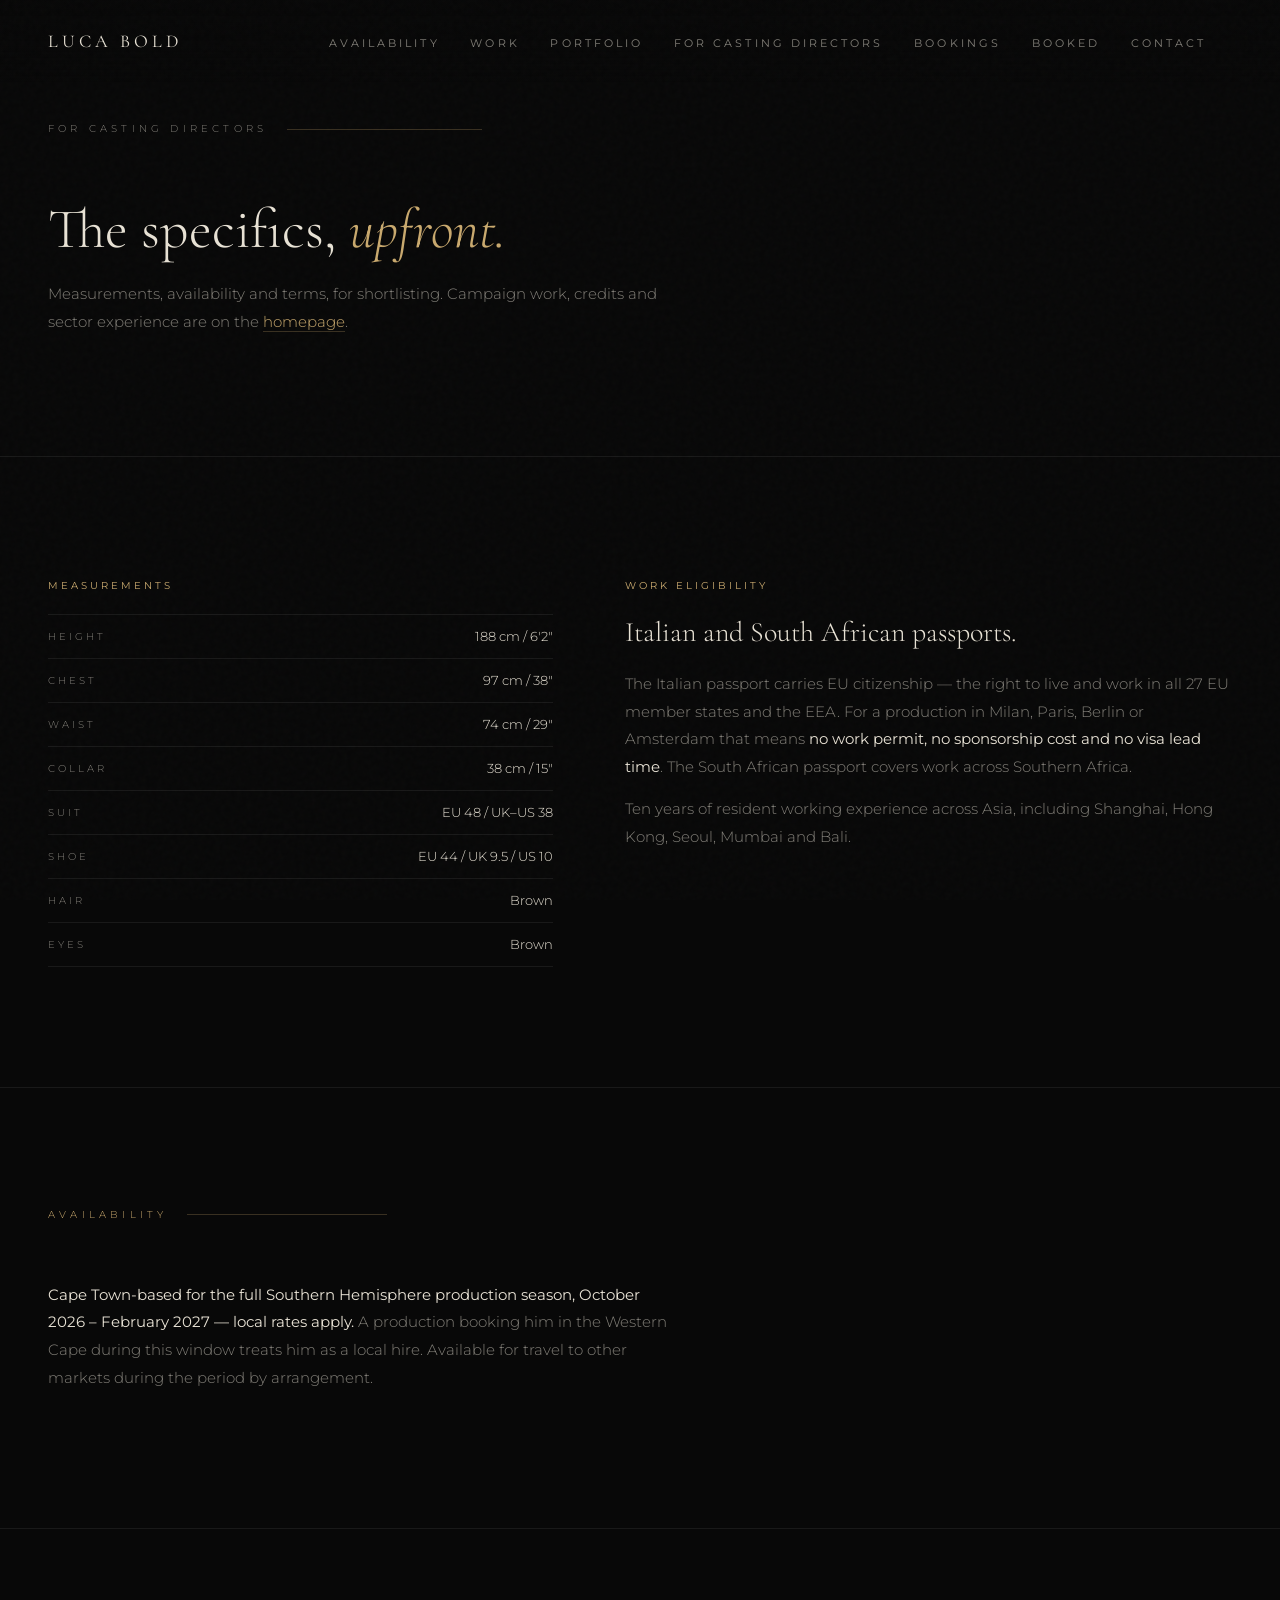
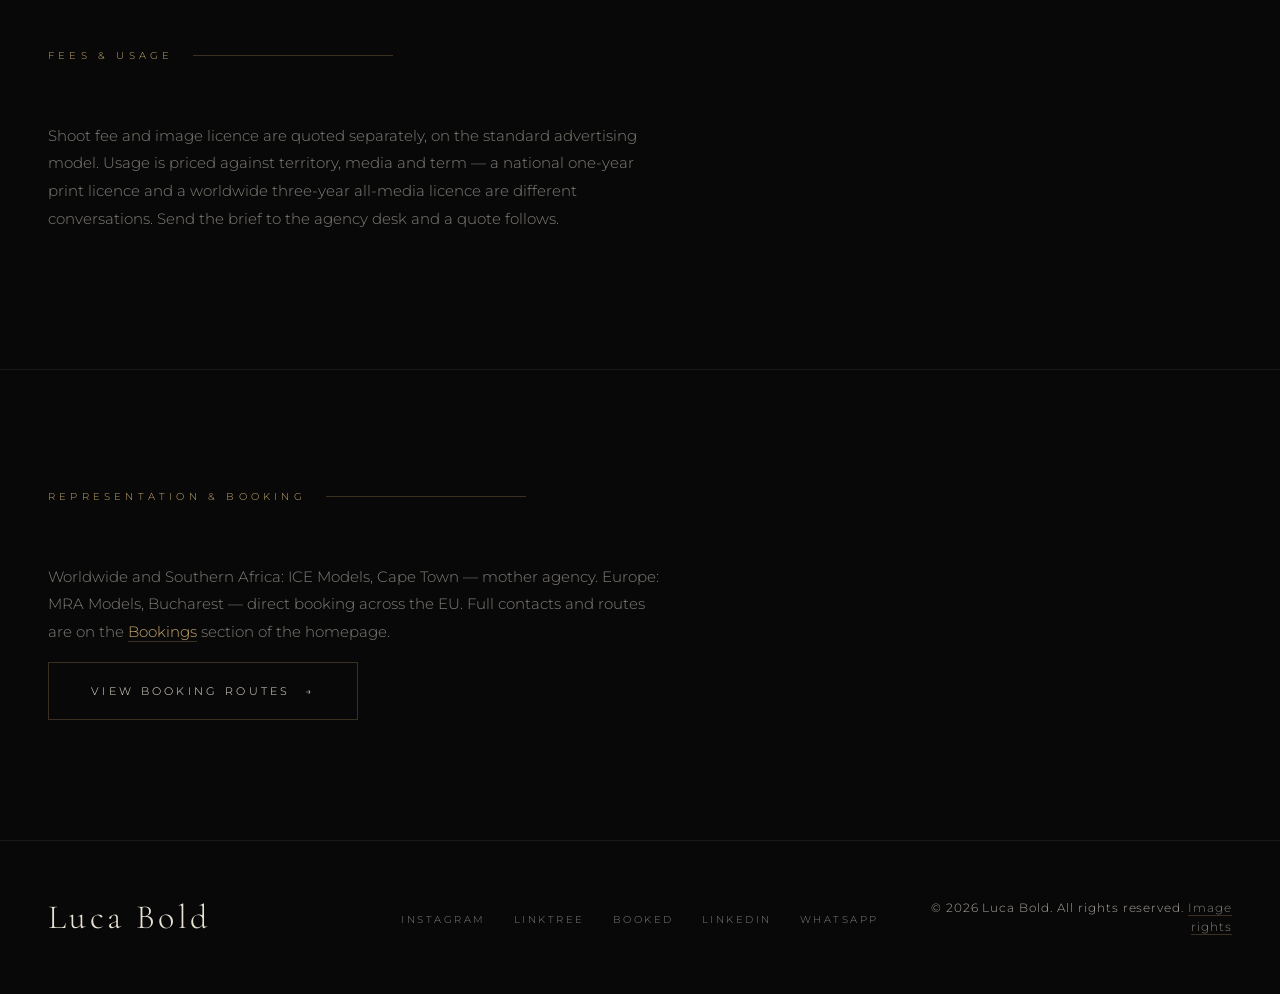
<file: for-casting-directors/index.html>
<!DOCTYPE html>

<html lang="en">
<head>
<meta charset="utf-8"/>
<meta content="width=device-width, initial-scale=1.0, viewport-fit=cover" name="viewport"/>
<title>For Casting Directors — Luca Bold</title>

<meta content="Measurements, availability and booking terms for Luca Bold, international campaign and commercial model. Cape Town-based October 2026 – February 2027." name="description"/>
<meta content="index, follow" name="robots"/>
<meta content="index, follow" name="googlebot"/>
<meta content="Luca Bold" name="author"/>

<meta content="For Casting Directors — Luca Bold" property="og:title"/>
<meta content="Measurements, availability and booking terms for Luca Bold, international campaign and commercial model. Cape Town-based October 2026 – February 2027." property="og:description"/>
<meta content="website" property="og:type"/>
<meta content="https://www.lucabold.com/for-casting-directors/" property="og:url"/>
<meta content="https://www.lucabold.com/assets/portfolio/vogue-runway-luca-bold.webp" property="og:image"/>
<meta content="Luca Bold — international campaign and commercial model" property="og:image:alt"/>
<meta content="Luca Bold" property="og:site_name"/>

<meta content="summary_large_image" name="twitter:card"/>
<meta content="For Casting Directors — Luca Bold" name="twitter:title"/>
<meta content="Measurements, availability and booking terms for Luca Bold, international campaign and commercial model. Cape Town-based October 2026 – February 2027." name="twitter:description"/>
<meta content="https://www.lucabold.com/assets/portfolio/vogue-runway-luca-bold.webp" name="twitter:image"/>

<link href="https://www.lucabold.com/for-casting-directors/" rel="canonical"/>
<link href="https://www.lucabold.com/llms.txt" rel="llms" type="text/plain"/>
<link href="https://fonts.googleapis.com" rel="preconnect"/>
<link crossorigin="" href="https://fonts.gstatic.com" rel="preconnect"/>
<link href="https://fonts.googleapis.com/css2?family=Cormorant+Garamond:ital,wght@0,300;0,400;0,600;1,300;1,400&amp;family=Montserrat:wght@200;300;400;500&amp;display=swap" rel="stylesheet"/>
<link href="/assets/favicon.ico" rel="icon" sizes="any"/>
<link href="/assets/favicon-lb.png" rel="icon" type="image/png"/>

<style>
:root {
  --black: #080808;
  --black-soft: #111111;
  --black-mid: #1a1a1a;
  --border: rgba(255,255,255,0.07);
  --border-gold: rgba(201,169,110,0.25);
  --cream: #e8e2d5;
  --cream-dim: rgba(232,226,213,0.55);
  --cream-faint: rgba(232,226,213,0.1);
  --gold: #c9a96e;
  --gold-dim: rgba(201,169,110,0.15);
}

/* ACCELERATOR */
.accelerator-section {
  position: relative;
  overflow: hidden;
}

.accelerator-bg-text {
  position: absolute;
  right: -10px;
  top: 50%;
  transform: translateY(-50%);
  font-family: 'Cormorant Garamond', serif;
  font-size: clamp(2.5rem, 8vw, 8.125rem);
  font-weight: 600;
  color: var(--cream-faint);
  letter-spacing: -0.04em;
  pointer-events: none;
  user-select: none;
  line-height: 1;
  white-space: nowrap;
}

.accelerator-inner {
  max-width: 640px;
  position: relative;
}

.accelerator-inner h2 {
  font-family: 'Cormorant Garamond', serif;
  font-size: clamp(2.25rem, 5vw, 4.25rem);
  font-weight: 300;
  line-height: 1.05;
  color: var(--cream);
  margin-bottom: 28px;
}

.accelerator-inner h2 em {
  font-style: italic;
  color: var(--gold);
}

.accelerator-inner > p {
  font-size: 0.8125rem;
  line-height: 1.9;
  color: var(--cream-dim);
  margin-bottom: 16px;
}

.accelerator-inner > p:last-of-type {
  margin-bottom: 36px;
}

.accelerator-weeks {
  border: 1px solid var(--border);
  margin-bottom: 44px;
}

.accelerator-week {
  padding: 22px 22px;
  border-bottom: 1px solid var(--border);
  display: flex;
  align-items: flex-start;
  gap: 22px;
  transition: background 0.3s;
}

.accelerator-week:last-child { border-bottom: none; }
.accelerator-week:hover { background: var(--black-soft); }

.week-num {
  font-family: 'Cormorant Garamond', serif;
  font-size: 0.75rem;
  color: var(--gold);
  min-width: 22px;
  padding-top: 2px;
}

.week-title {
  font-size: 0.625rem;
  letter-spacing: 0.15em;
  text-transform: uppercase;
  color: var(--cream);
  margin-bottom: 6px;
}

.week-desc {
  font-size: 0.8125rem;
  line-height: 1.9;
  color: var(--cream-dim);
}

@media (max-width: 768px) {
  .accelerator-bg-text { display: none; }
  .accelerator-inner { max-width: 100%; }
}

*, *::before, *::after { box-sizing: border-box; margin: 0; padding: 0; }
html { scroll-behavior: smooth; }

body {
  background: var(--black);
  color: var(--cream);
  font-family: 'Montserrat', sans-serif;
  font-weight: 300;
  overflow-x: hidden;
  -webkit-font-smoothing: antialiased;
}

/* GRAIN */
body::after {
  content: '';
  position: fixed;
  inset: 0;
  background-image: url("data:image/svg+xml,%3Csvg viewBox='0 0 200 200' xmlns='http://www.w3.org/2000/svg'%3E%3Cfilter id='n'%3E%3CfeTurbulence type='fractalNoise' baseFrequency='0.85' numOctaves='4' stitchTiles='stitch'/%3E%3C/filter%3E%3Crect width='100%25' height='100%25' filter='url(%23n)' opacity='1'/%3E%3C/svg%3E");
  opacity: 0.022;
  pointer-events: none;
  z-index: 9999;
}

/* NAV */
.site-nav {
  position: fixed;
  top: 0; left: 0; right: 0;
  z-index: 200;
  display: grid;
  grid-template-columns: auto minmax(0, 1fr) auto;
  align-items: center;
  gap: clamp(18px, 2vw, 28px);
  padding: 24px clamp(20px, 4vw, 48px);
  background: linear-gradient(to bottom, rgba(8,8,8,0.96) 0%, rgba(8,8,8,0.72) 58%, transparent 100%);
}

.site-nav .nav-logo {
  white-space: nowrap;
}

.site-nav .nav-links {
  justify-content: flex-end;
  min-width: 0;
}

.nav-logo {
  font-family: 'Cormorant Garamond', serif;
  font-size: 0.9375rem;
  font-weight: 400;
  letter-spacing: 0.18em;
  text-transform: uppercase;
  color: var(--cream);
  text-decoration: none;
}

.nav-links {
  display: flex;
  gap: clamp(18px, 2.4vw, 34px);
  list-style: none;
}

.nav-links a {
  font-size: 0.6875rem;
  font-weight: 400;
  letter-spacing: 0.22em;
  text-transform: uppercase;
  color: var(--cream-dim);
  text-decoration: none;
  transition: color 0.3s;
}

.nav-links a:hover { color: var(--cream); }

.nav-hamburger {
  display: none;
  flex-direction: column;
  gap: 5px;
  cursor: pointer;
  padding: 4px;
  background: none;
  border: none;
}

.nav-hamburger span {
  display: block;
  width: 22px;
  height: 1px;
  background: var(--cream);
  transition: all 0.3s ease;
}

.mobile-menu {
  display: none;
  position: fixed;
  inset: 0;
  background: rgba(8,8,8,0.98);
  z-index: 190;
  flex-direction: column;
  justify-content: center;
  align-items: center;
  gap: 40px;
}

.mobile-menu.open { display: flex; }

.mobile-menu a {
  font-family: 'Cormorant Garamond', serif;
  font-size: 2.25rem;
  font-weight: 300;
  letter-spacing: 0.1em;
  color: var(--cream);
  text-decoration: none;
  transition: color 0.3s;
}

.mobile-menu a:hover { color: var(--gold); }

.mobile-close {
  position: absolute;
  top: 28px; right: 48px;
  background: none;
  border: none;
  color: var(--cream);
  font-size: 1.75rem;
  cursor: pointer;
  font-family: 'Cormorant Garamond', serif;
}

/* HERO */
.hero {
  min-height: 100svh;
  display: grid;
  grid-template-columns: 1fr 1fr;
  position: relative;
  overflow: hidden;
}

.hero-left {
  display: flex;
  flex-direction: column;
  justify-content: flex-end;
  padding: 140px 48px 80px;
  position: relative;
  z-index: 2;
  background: linear-gradient(to right, var(--black) 60%, transparent 100%);
}

.hero-right {
  position: relative;
  overflow: hidden;
}

.hero-right img {
  width: 100%;
  height: 100%;
  object-fit: cover;
  object-position: center top;
  display: block;
}

.hero-right::before {
  content: '';
  position: absolute;
  inset: 0;
  background: 
    linear-gradient(to right, var(--black) 0%, rgba(8,8,8,0.2) 50%, transparent 100%),
    linear-gradient(to top, var(--black) 0%, transparent 25%);
  z-index: 1;
}

.hero-label {
  font-size: 0.625rem;
  letter-spacing: 0.4em;
  text-transform: uppercase;
  color: var(--gold);
  margin-bottom: 28px;
  opacity: 0;
  animation: fadeUp 1s ease 0.6s forwards;
}

.hero-name {
  font-family: 'Cormorant Garamond', serif;
  font-size: clamp(4rem, 9vw, 9.25rem);
  font-weight: 300;
  line-height: 0.88;
  letter-spacing: -0.02em;
  color: var(--cream);
  opacity: 0;
  animation: fadeUp 1.2s cubic-bezier(0.16,1,0.3,1) 0.4s forwards;
}

.hero-name em {
  font-style: italic;
  color: var(--cream-dim);
  display: block;
}

.hero-divider {
  width: 40px;
  height: 1px;
  background: var(--gold);
  margin: 36px 0;
  opacity: 0;
  animation: fadeUp 1s ease 0.9s forwards;
}

.hero-desc {
  font-size: 0.625rem;
  letter-spacing: 0.2em;
  text-transform: uppercase;
  color: var(--cream-dim);
  line-height: 2.2;
  opacity: 0;
  animation: fadeUp 1s ease 1s forwards;
}

.hero-markets {
  font-family: 'Cormorant Garamond', serif;
  font-style: italic;
  font-size: 0.875rem;
  color: var(--cream-dim);
  line-height: 1.9;
  margin-top: 32px;
  opacity: 0;
  animation: fadeUp 1s ease 1.1s forwards;
}

.hero-cta {
  margin-top: 48px;
  opacity: 0;
  animation: fadeUp 1s ease 1.2s forwards;
}

.scroll-hint {
  position: absolute;
  bottom: 32px;
  left: 48px;
  display: flex;
  align-items: center;
  gap: 12px;
  opacity: 0;
  animation: fadeIn 1s ease 1.5s forwards;
}

.scroll-hint span {
  font-size: 0.625rem;
  letter-spacing: 0.3em;
  text-transform: uppercase;
  color: var(--cream-dim);
}

.scroll-line {
  width: 40px;
  height: 1px;
  background: linear-gradient(to right, var(--gold), transparent);
  animation: pulse 2s ease infinite;
}

@keyframes pulse {
  0%,100% { opacity: 0.4; width: 40px; }
  50% { opacity: 1; width: 56px; }
}

/* SECTION SHARED */
.section {
  padding: 100px 48px;
  border-top: 1px solid var(--border);
}

.section-label {
  font-size: 0.625rem;
  letter-spacing: 0.4em;
  text-transform: uppercase;
  color: var(--gold);
  margin-bottom: 48px;
  display: flex;
  align-items: center;
  gap: 20px;
}

.section-label::after {
  content: '';
  flex: 1;
  height: 1px;
  background: var(--border-gold);
  max-width: 200px;
}

/* TIER 1 */
.tier1-grid {
  display: grid;
  grid-template-columns: repeat(4, 1fr);
  gap: 1px;
  background: var(--border);
}

.tier1-item {
  background: var(--black);
  padding: 52px 28px;
  text-align: center;
  position: relative;
  overflow: hidden;
  transition: background 0.4s;
  cursor: default;
}

.tier1-item::after {
  content: '';
  position: absolute;
  inset: 0;
  background: radial-gradient(ellipse at center, var(--gold-dim) 0%, transparent 70%);
  opacity: 0;
  transition: opacity 0.4s;
}

.tier1-item:hover { background: var(--black-soft); }
.tier1-item:hover::after { opacity: 1; }

.tier1-brand {
  font-family: 'Cormorant Garamond', serif;
  font-size: clamp(1rem, 1.8vw, 1.375rem);
  font-weight: 400;
  letter-spacing: 0.1em;
  color: var(--cream);
  display: block;
  margin-bottom: 10px;
}

.tier1-type {
  font-size: 0.625rem;
  letter-spacing: 0.28em;
  text-transform: uppercase;
  color: var(--gold);
}

/* TICKER */
.ticker-wrap {
  overflow: hidden;
  border-top: 1px solid var(--border);
  border-bottom: 1px solid var(--border);
  padding: 18px 0;
  background: var(--black-soft);
}

.ticker-track {
  display: flex;
  width: max-content;
  animation: ticker 35s linear infinite;
}

.ticker-track:hover { animation-play-state: paused; }

@keyframes ticker {
  0% { transform: translateX(0); }
  100% { transform: translateX(-50%); }
}

.ticker-item {
  font-size: 0.625rem;
  letter-spacing: 0.3em;
  text-transform: uppercase;
  color: var(--cream-dim);
  padding: 0 36px;
  white-space: nowrap;
  display: flex;
  align-items: center;
  gap: 36px;
}

.ticker-item::after {
  content: '◆';
  color: var(--gold);
  font-size: 0.3125rem;
}

/* ABOUT */
.about-grid {
  display: grid;
  grid-template-columns: 1fr 1fr;
  gap: 80px;
  align-items: center;
}

.about-text h2 {
  font-family: 'Cormorant Garamond', serif;
  font-size: clamp(2rem, 4.5vw, 3.75rem);
  font-weight: 300;
  line-height: 1.1;
  color: var(--cream);
  margin-bottom: 28px;
}

.about-text h2 em {
  font-style: italic;
  color: var(--cream-dim);
}

.about-text p {
  font-size: 0.8125rem;
  line-height: 1.9;
  color: var(--cream-dim);
  margin-bottom: 18px;
}

.stats-grid {
  display: grid;
  grid-template-columns: 1fr 1fr;
  gap: 1px;
  background: var(--border);
}

.stat-box {
  background: var(--black);
  padding: 40px 28px;
}

.stat-number {
  font-family: 'Cormorant Garamond', serif;
  font-size: 3.25rem;
  font-weight: 300;
  color: var(--cream);
  line-height: 1;
  margin-bottom: 8px;
}

.stat-label {
  font-size: 0.625rem;
  letter-spacing: 0.25em;
  text-transform: uppercase;
  color: var(--gold);
}

/* AGENCIES */
.agencies-grid {
  display: grid;
  grid-template-columns: repeat(4, 1fr);
  gap: 1px;
  background: var(--border);
}

.agency-item {
  background: var(--black);
  padding: 36px 28px;
  transition: background 0.3s;
}

.agency-item:hover { background: var(--black-soft); }

.agency-name {
  font-family: 'Cormorant Garamond', serif;
  font-size: 1.125rem;
  font-weight: 400;
  color: var(--cream);
  margin-bottom: 6px;
}

.agency-city {
  font-size: 0.625rem;
  letter-spacing: 0.25em;
  text-transform: uppercase;
  color: var(--gold);
}

.agency-note {
  margin-top: 10px;
  font-size: 0.6875rem;
  line-height: 1.5;
  color: var(--cream-dim);
}

/* BOOKED */
.booked-section {
  position: relative;
  overflow: hidden;
}

.booked-bg-text {
  position: absolute;
  right: -10px;
  top: 50%;
  transform: translateY(-50%);
  font-family: 'Cormorant Garamond', serif;
  font-size: clamp(3.75rem, 12vw, 11.25rem);
  font-weight: 600;
  color: var(--cream-faint);
  letter-spacing: -0.04em;
  pointer-events: none;
  user-select: none;
  line-height: 1;
}

.booked-inner {
  max-width: 600px;
  position: relative;
}

.booked-inner h2 {
  font-family: 'Cormorant Garamond', serif;
  font-size: clamp(2.25rem, 5vw, 4.25rem);
  font-weight: 300;
  line-height: 1.05;
  color: var(--cream);
  margin-bottom: 28px;
}

.booked-inner h2 em {
  font-style: italic;
  color: var(--gold);
}

.booked-inner p {
  font-size: 0.8125rem;
  line-height: 1.9;
  color: var(--cream-dim);
  margin-bottom: 36px;
}

.pillars {
  border: 1px solid var(--border);
  margin-bottom: 44px;
}

.pillar {
  padding: 18px 22px;
  border-bottom: 1px solid var(--border);
  display: flex;
  align-items: center;
  gap: 18px;
  transition: background 0.3s;
}

.pillar:last-child { border-bottom: none; }
.pillar:hover { background: var(--black-soft); }

.pillar-num {
  font-family: 'Cormorant Garamond', serif;
  font-size: 0.75rem;
  color: var(--gold);
  min-width: 22px;
}

.pillar-text {
  font-size: 0.625rem;
  letter-spacing: 0.15em;
  text-transform: uppercase;
  color: var(--cream);
}

/* BTN */
.btn {
  display: inline-flex;
  align-items: center;
  gap: 14px;
  padding: 15px 30px;
  border: 1px solid var(--border-gold);
  color: var(--cream);
  text-decoration: none;
  font-size: 0.6875rem;
  letter-spacing: 0.25em;
  text-transform: uppercase;
  transition: all 0.3s;
  position: relative;
  overflow: hidden;
}

.btn::before {
  content: '';
  position: absolute;
  inset: 0;
  background: var(--gold-dim);
  transform: translateX(-100%);
  transition: transform 0.4s cubic-bezier(0.16,1,0.3,1);
}

.btn:hover::before { transform: translateX(0); }
.btn:hover { border-color: var(--gold); }
.btn span { position: relative; }
.btn-arrow { position: relative; transition: transform 0.3s; }
.btn:hover .btn-arrow { transform: translateX(4px); }


.footer-links,
footer nav {
  position: static;
  display: block;
  background: none;
  padding: 0;
}


footer nav,
.footer-nav {
  position: static;
  inset: auto;
  display: block;
  padding: 0;
  background: none;
  z-index: auto;
}

/* FOOTER */
footer {
  padding: 56px 48px;
  border-top: 1px solid var(--border);
  display: grid;
  grid-template-columns: 1fr auto 1fr;
  align-items: center;
  gap: 32px;
}

.footer-logo {
  font-family: 'Cormorant Garamond', serif;
  font-size: 1.75rem;
  font-weight: 300;
  color: var(--cream);
  letter-spacing: 0.1em;
}

.footer-links {
  display: flex;
  gap: 28px;
  list-style: none;
  justify-content: center;
}

.footer-links a {
  font-size: 0.625rem;
  letter-spacing: 0.25em;
  text-transform: uppercase;
  color: var(--cream-dim);
  text-decoration: none;
  transition: color 0.3s;
}

.footer-links a:hover { color: var(--cream); }

.footer-copy {
  font-size: 0.6875rem;
  line-height: 1.6;
  color: rgba(232,226,213,0.72);
  letter-spacing: 0.08em;
  text-align: right;
}

/* ANIMATIONS */
@keyframes fadeUp {
  from { opacity: 0; transform: translateY(28px); }
  to { opacity: 1; transform: translateY(0); }
}

@keyframes fadeIn {
  from { opacity: 0; }
  to { opacity: 1; }
}

.reveal {
  opacity: 1;
  transform: none;
}

.js .reveal {
  opacity: 0;
  transform: translateY(36px);
  transition: opacity 0.9s cubic-bezier(0.16,1,0.3,1), transform 0.9s cubic-bezier(0.16,1,0.3,1);
}

.js .reveal.visible {
  opacity: 1;
  transform: translateY(0);
}


/* POSITIONING */
.positioning-section {
  background: linear-gradient(180deg, var(--black) 0%, var(--black-soft) 100%);
}

.positioning-grid {
  display: grid;
  grid-template-columns: 0.8fr 1.4fr;
  gap: 64px;
  align-items: start;
}

.positioning-copy {
  max-width: 760px;
}

.positioning-copy h2 {
  font-family: 'Cormorant Garamond', serif;
  font-size: clamp(2.125rem, 5vw, 4.5rem);
  font-weight: 300;
  line-height: 1.02;
  color: var(--cream);
  margin-bottom: 28px;
}

.positioning-copy p {
  font-size: 0.8125rem;
  line-height: 1.9;
  color: var(--cream-dim);
  max-width: 560px;
}



/* CAMPAIGN FILM */
.campaign-feature {
  display: grid;
  grid-template-columns: minmax(0, 0.82fr) minmax(0, 1.18fr);
  gap: 56px;
  align-items: center;
}

.campaign-copy h2 {
  font-family: 'Cormorant Garamond', serif;
  font-size: clamp(2.375rem, 5vw, 4.375rem);
  font-weight: 300;
  line-height: 1;
  color: var(--cream);
  margin-bottom: 24px;
}

.campaign-copy h2 em {
  font-style: italic;
  color: var(--cream-dim);
}

.campaign-copy p {
  font-size: 0.8125rem;
  line-height: 1.9;
  color: var(--cream-dim);
  max-width: 520px;
}

.campaign-meta {
  display: grid;
  grid-template-columns: repeat(2, minmax(0, 1fr));
  gap: 1px;
  background: var(--border);
  margin-top: 32px;
  max-width: 520px;
}

.campaign-meta div {
  background: var(--black);
  padding: 22px 20px;
}

.campaign-meta span {
  display: block;
  font-size: 0.625rem;
  letter-spacing: 0.28em;
  text-transform: uppercase;
  color: var(--gold);
  margin-bottom: 8px;
}

.campaign-meta strong {
  font-family: 'Cormorant Garamond', serif;
  font-size: 1.375rem;
  font-weight: 300;
  color: var(--cream);
}

.campaign-video {
  position: relative;
  background: var(--black-soft);
  border: 1px solid var(--border);
  overflow: hidden;
}

.campaign-video video {
  width: 100%;
  display: block;
  aspect-ratio: 16 / 9;
  object-fit: cover;
  background: var(--black);
}

.campaign-caption {
  padding: 16px 18px;
  font-size: 0.625rem;
  letter-spacing: 0.22em;
  text-transform: uppercase;
  color: var(--cream-dim);
  border-top: 1px solid var(--border);
}

/* PORTFOLIO GALLERY */
.portfolio-intro {
  display: grid;
  grid-template-columns: minmax(0, 0.9fr) minmax(0, 1.1fr);
  gap: 64px;
  align-items: end;
  margin-bottom: 48px;
}

.portfolio-intro h2 {
  font-family: 'Cormorant Garamond', serif;
  font-size: clamp(2.375rem, 5vw, 4.5rem);
  font-weight: 300;
  line-height: 1;
  color: var(--cream);
}

.portfolio-intro h2 em {
  font-style: italic;
  color: var(--cream-dim);
}

.portfolio-intro p {
  font-size: 0.8125rem;
  line-height: 1.9;
  color: var(--cream-dim);
  max-width: 520px;
}

.portfolio-grid {
  display: grid;
  grid-template-columns: repeat(4, 1fr);
  gap: 1px;
  background: var(--border);
}

.portfolio-card {
  background: var(--black-soft);
  min-height: 420px;
  overflow: hidden;
  position: relative;
}

.portfolio-card:nth-child(3n + 1) { min-height: 520px; }
.portfolio-card:nth-child(5n + 2) { min-height: 360px; }

.portfolio-card img {
  width: 100%;
  min-height: 100%;
  height: 100%;
  object-fit: cover;
  object-position: center top;
  display: block;
  filter: grayscale(8%) contrast(1.02);
  transition: transform 0.7s cubic-bezier(0.16,1,0.3,1), filter 0.7s cubic-bezier(0.16,1,0.3,1);
}

.portfolio-card:hover img {
  transform: scale(1.035);
  filter: grayscale(0%) contrast(1.05);
}

.portfolio-note {
  margin-top: 22px;
  font-size: 0.625rem;
  letter-spacing: 0.24em;
  text-transform: uppercase;
  color: var(--cream-dim);
}

/* ── TABLET 601–1024px ── */
@media (max-width: 1024px) and (min-width: 601px) {
  .site-nav { padding: 22px 32px; }

  .hero {
    grid-template-columns: 1fr;
    min-height: 100svh;
  }

  .hero-left {
    padding: 140px 32px 80px;
    background: linear-gradient(to bottom, transparent 0%, rgba(8,8,8,0.7) 40%, var(--black) 75%);
    z-index: 2;
  }

  .hero-right {
    position: absolute;
    inset: 0;
    z-index: 1;
  }

  .hero-right img {
    width: 100%;
    height: 100%;
    object-fit: cover;
    object-position: center top;
  }

  .hero-right::before {
    background:
      linear-gradient(to bottom, rgba(8,8,8,0.5) 0%, rgba(8,8,8,0.3) 40%, var(--black) 80%),
      linear-gradient(to right, rgba(8,8,8,0.6) 0%, transparent 60%);
  }

  .section { padding: 80px 32px; }
  .tier1-grid { grid-template-columns: repeat(2, 1fr); }
  .about-grid { grid-template-columns: 1fr; gap: 48px; }
  .positioning-grid { grid-template-columns: 1fr; gap: 24px; }
  .agencies-grid { grid-template-columns: repeat(2, 1fr); }
  footer { grid-template-columns: 1fr 1fr; padding: 48px 32px; }
  .footer-copy { grid-column: 1/-1; text-align: left; }


  .campaign-feature { grid-template-columns: 1fr; gap: 36px; }

  .portfolio-intro { grid-template-columns: 1fr; gap: 28px; }
  .portfolio-grid { grid-template-columns: repeat(2, 1fr); }
  .portfolio-card { min-height: 520px; }
}


/* ── MOBILE ≤600px ── */
@media (max-width: 600px) {
  .site-nav { padding: 20px; display: flex; justify-content: space-between; }
  .nav-links { display: none; }
  .nav-hamburger { display: flex; }

  .hero {
    grid-template-columns: 1fr;
    min-height: 100svh;
    position: relative;
  }

  .hero-left {
    padding: 120px 20px 72px;
    background: none;
    z-index: 2;
    position: relative;
  }

  .hero-right {
    position: absolute;
    inset: 0;
    z-index: 1;
  }

  .hero-right img {
    width: 100%;
    height: 100%;
    object-fit: cover;
    object-position: center top;
  }

  .hero-right::before {
    background:
      linear-gradient(to bottom, rgba(8,8,8,0.6) 0%, rgba(8,8,8,0.2) 30%, rgba(8,8,8,0.75) 70%, var(--black) 100%),
      linear-gradient(to right, rgba(8,8,8,0.5) 0%, transparent 70%);
  }

  .hero-name { font-size: clamp(3.5rem, 15vw, 5rem); }
  .scroll-hint { left: 20px; }

  .section { padding: 64px 20px; }

  .tier1-grid { grid-template-columns: repeat(2, 1fr); }
  .tier1-item { padding: 36px 16px; }

  .about-grid { grid-template-columns: 1fr; gap: 40px; }
  .positioning-grid { grid-template-columns: 1fr; gap: 20px; }
  .stats-grid { grid-template-columns: repeat(2, 1fr); }

  .agencies-grid { grid-template-columns: repeat(2, 1fr); }
  .agency-item { padding: 24px 16px; }

  .booked-bg-text { display: none; }
  .booked-inner { max-width: 100%; }


  footer {
    grid-template-columns: 1fr;
    padding: 44px 20px;
    gap: 24px;
  }
  .footer-copy { text-align: left; }
  .footer-links { flex-wrap: wrap; gap: 20px; justify-content: flex-start; }


  .campaign-feature { grid-template-columns: 1fr; gap: 30px; }
  .campaign-meta { grid-template-columns: 1fr; }

  .portfolio-intro { grid-template-columns: 1fr; gap: 24px; margin-bottom: 32px; }
  .portfolio-grid { grid-template-columns: 1fr; }
  .portfolio-card,
  .portfolio-card:nth-child(3n + 1),
  .portfolio-card:nth-child(5n + 2) { min-height: 520px; }
}



.portfolio-card.feature-wide {
  grid-column: span 2;
  min-height: 420px;
}

.portfolio-card.proof-image::after {
  content: attr(data-credit);
  position: absolute;
  left: 18px;
  bottom: 16px;
  z-index: 2;
  font-size: 0.625rem;
  letter-spacing: 0.22em;
  text-transform: uppercase;
  color: var(--cream);
  background: rgba(8,8,8,0.58);
  border: 1px solid var(--border-gold);
  padding: 9px 11px;
  backdrop-filter: blur(10px);
}

@media (max-width: 600px) {
  .portfolio-card.feature-wide {
    grid-column: span 1;
    min-height: 280px;
  }
}


/* DEVICE OPTIMISATION PATCH */
img,
video {
  max-width: 100%;
}

.site-nav {
  padding-left: max(clamp(20px, 4vw, 48px), env(safe-area-inset-left));
  padding-right: max(clamp(20px, 4vw, 48px), env(safe-area-inset-right));
}

.hero-left,
.section,
footer {
  padding-left: max(var(--section-x, 48px), env(safe-area-inset-left));
  padding-right: max(var(--section-x, 48px), env(safe-area-inset-right));
}

@media (min-width: 1280px) {
  .portfolio-grid {
    grid-template-columns: repeat(4, minmax(0, 1fr));
  }
}

@media (max-width: 900px) {
  .site-nav {
    grid-template-columns: auto auto;
  }

  .nav-links {
    display: none;
  }

  .nav-hamburger {
    display: flex;
  }

  .portfolio-card.feature-wide {
    grid-column: span 2;
  }

  .campaign-feature {
    grid-template-columns: 1fr;
  }
}

@media (max-width: 600px) {
  :root {
    --section-x: 20px;
  }

  body {
    text-size-adjust: 100%;
    -webkit-text-size-adjust: 100%;
  }

  .hero {
    min-height: 100svh;
  }

  .hero-left {
    padding-top: 118px;
    padding-bottom: 64px;
  }

  .hero-desc {
    font-size: 0.6875rem;
    line-height: 2;
    letter-spacing: 0.16em;
  }

  .hero-markets {
    font-size: 0.9375rem;
    line-height: 1.8;
  }

  .portfolio-card.feature-wide {
    grid-column: span 1;
  }

  .portfolio-card,
  .portfolio-card:nth-child(3n + 1),
  .portfolio-card:nth-child(5n + 2) {
    min-height: 500px;
  }

  .portfolio-card.feature-wide {
    min-height: 280px;
  }

  .campaign-video video {
    aspect-ratio: 16 / 9;
  }

  .agencies-grid,
  .tier1-grid,
  .stats-grid {
    grid-template-columns: 1fr;
  }

  .footer-links {
    row-gap: 16px;
  }
}

@media (max-width: 380px) {
  .hero-name {
    font-size: 3.25rem;
  }

  .btn {
    width: 100%;
    justify-content: center;
  }

  .portfolio-card,
  .portfolio-card:nth-child(3n + 1),
  .portfolio-card:nth-child(5n + 2) {
    min-height: 440px;
  }
}

@media (prefers-reduced-motion: reduce) {
  *,
  *::before,
  *::after {
    animation-duration: 0.001ms !important;
    animation-iteration-count: 1 !important;
    scroll-behavior: auto !important;
    transition-duration: 0.001ms !important;
  }
}


/* AGENCY LINK REFINEMENT */
.agencies-grid {
  grid-template-columns: repeat(4, minmax(0, 1fr));
}

.agency-link {
  text-decoration: none;
  display: block;
}

.agency-cta {
  margin-top: 18px;
  font-size: 0.625rem;
  letter-spacing: 0.24em;
  text-transform: uppercase;
  color: var(--cream-dim);
  transition: color 0.3s, transform 0.3s;
}

.agency-link:hover .agency-cta {
  color: var(--gold);
  transform: translateX(3px);
}

.agency-cta.muted {
  color: var(--cream-dim);
}

@media (min-width: 1025px) {
  .agencies-grid {
    background: transparent;
    border: 1px solid var(--border);
    border-right: none;
    border-bottom: none;
  }

  .agency-item {
    border-right: 1px solid var(--border);
    border-bottom: 1px solid var(--border);
  }
}

@media (max-width: 1024px) {
  .agencies-grid {
    grid-template-columns: repeat(2, minmax(0, 1fr));
  }

  .agencies-grid .agency-item:nth-child(5),
  .agencies-grid .agency-item:nth-child(6),
  }

@media (max-width: 600px) {
  .agencies-grid {
    grid-template-columns: 1fr;
  }
}


/* 8-AGENCY GRID PATCH */
.agencies-grid {
  grid-template-columns: repeat(4, minmax(0, 1fr));
}

@media (max-width: 1024px) {
  .agencies-grid {
    grid-template-columns: repeat(2, minmax(0, 1fr));
  }
}

@media (max-width: 600px) {
  .agencies-grid {
    grid-template-columns: 1fr;
  }
}


/* MOBILE PORTFOLIO VISIBILITY FIX */
#portfolio {
  display: block !important;
  visibility: visible !important;
}

#portfolio .portfolio-intro,
#portfolio .portfolio-grid,
#portfolio .portfolio-card,
#portfolio .portfolio-card img {
  visibility: visible !important;
}

#portfolio .portfolio-grid {
  display: grid !important;
}

@media (max-width: 900px) {
  #portfolio {
    padding-top: 72px;
    padding-bottom: 72px;
  }

  #portfolio .portfolio-intro {
    display: grid !important;
    grid-template-columns: 1fr !important;
    gap: 24px !important;
    margin-bottom: 32px !important;
  }

  #portfolio .portfolio-grid {
    grid-template-columns: repeat(2, minmax(0, 1fr)) !important;
    gap: 1px !important;
    width: 100% !important;
  }

  #portfolio .portfolio-card,
  #portfolio .portfolio-card:nth-child(3n + 1),
  #portfolio .portfolio-card:nth-child(5n + 2),
  #portfolio .portfolio-card.feature-wide {
    grid-column: auto !important;
    min-height: 420px !important;
    height: auto !important;
    display: block !important;
    overflow: hidden !important;
  }

  #portfolio .portfolio-card img {
    width: 100% !important;
    height: 100% !important;
    min-height: 420px !important;
    object-fit: cover !important;
    display: block !important;
  }

  #portfolio .portfolio-card.feature-wide img {
    min-height: 300px !important;
  }
}

@media (max-width: 600px) {
  #portfolio {
    padding-top: 64px;
    padding-bottom: 64px;
  }

  #portfolio .portfolio-grid {
    grid-template-columns: 1fr !important;
  }

  #portfolio .portfolio-card,
  #portfolio .portfolio-card:nth-child(3n + 1),
  #portfolio .portfolio-card:nth-child(5n + 2) {
    min-height: 520px !important;
  }

  #portfolio .portfolio-card img {
    min-height: 520px !important;
  }

  #portfolio .portfolio-card.feature-wide,
  #portfolio .portfolio-card.feature-wide img {
    min-height: 300px !important;
  }

  #portfolio .portfolio-intro h2 {
    font-size: clamp(2.25rem, 12vw, 3.375rem) !important;
  }
}


/* MOBILE TYPOGRAPHY READABILITY PATCH */
@media (max-width: 600px) {
  body {
    font-size: 1rem;
  }

  .nav-logo {
    font-size: 1.0625rem !important;
    letter-spacing: 0.24em !important;
  }

  .section {
    padding-top: 72px !important;
    padding-bottom: 72px !important;
  }

  .section-label {
    font-size: 0.6875rem !important;
    letter-spacing: 0.34em !important;
    line-height: 1.4 !important;
    margin-bottom: 42px !important;
  }

  .section-label::after {
    max-width: 220px !important;
  }

  .hero-kicker {
    font-size: 0.625rem !important;
    line-height: 1.8 !important;
    letter-spacing: 0.28em !important;
    max-width: 320px !important;
  }

  .hero-name {
    font-size: clamp(4.5rem, 20vw, 6.5rem) !important;
    line-height: 0.92 !important;
  }

  .hero-desc {
    font-size: 0.6875rem !important;
    line-height: 2.05 !important;
    letter-spacing: 0.18em !important;
    color: rgba(232,226,213,0.72) !important;
    max-width: 330px !important;
  }

  .hero-markets {
    font-size: 1.1875rem !important;
    line-height: 1.75 !important;
    color: rgba(232,226,213,0.72) !important;
  }

  .btn {
    font-size: 0.625rem !important;
    letter-spacing: 0.28em !important;
    min-height: 64px !important;
    padding: 20px 26px !important;
  }

  .about-text h2,
  .positioning-copy h2,
  .portfolio-intro h2,
  .campaign-copy h2,
  .booked-inner h2 {
    font-size: clamp(2.625rem, 12vw, 4rem) !important;
    line-height: 1.05 !important;
  }

  .about-text p,
  .positioning-copy p,
  .portfolio-intro p,
  .campaign-copy p,
  .booked-inner p,
  .accelerator-inner > p,
  .week-desc,
  .specs-body,
  .specs-row dd,
  .sector-row dd,
  .faq-item p,
  .booking-lead,
  .booking-desk-value {
    font-size: 1rem !important;
    line-height: 1.9;
    color: rgba(232,226,213,0.68) !important;
  }

  .tier1-grid {
    grid-template-columns: 1fr !important;
  }

  .tier1-item {
    min-height: 170px !important;
    padding: 36px 28px !important;
  }

  .tier1-brand {
    font-size: 1.875rem !important;
    letter-spacing: 0.08em !important;
  }

  .tier1-type {
    font-size: 0.6875rem !important;
    letter-spacing: 0.3em !important;
  }

  .ticker-item {
    font-size: 0.6875rem !important;
    letter-spacing: 0.24em !important;
  }

  .stat-number {
    font-size: 3.375rem !important;
  }

  .stat-label {
    font-size: 0.625rem !important;
    letter-spacing: 0.28em !important;
  }

  .agency-name {
    font-size: 1.75rem !important;
  }

  .agency-city,
  .agency-cta,
  .campaign-caption,
  .portfolio-note,
  .sector-heading,
  .specs-title,
  .sector-row dt,
  .specs-row dt,
  .booking-desk-label {
    font-size: 0.625rem !important;
    line-height: 1.7 !important;
    letter-spacing: 0.26em !important;
  }

  .pillar-text,
  .week-title {
    font-size: 0.875rem !important;
    line-height: 1.6 !important;
  }

  .footer-logo {
    font-size: 2.125rem !important;
  }

  .footer-links a,
  .footer-copy {
    font-size: 0.6875rem !important;
    line-height: 1.8 !important;
  }
}

@media (max-width: 380px) {
  .hero-name {
    font-size: clamp(4rem, 19vw, 5.375rem) !important;
  }

  .hero-markets {
    font-size: 1.0625rem !important;
  }

  .about-text h2,
  .positioning-copy h2,
  .portfolio-intro h2,
  .campaign-copy h2,
  .booked-inner h2 {
    font-size: clamp(2.375rem, 11vw, 3.375rem) !important;
  }
}


/* AGENCY GRID OVERLAP FIX */
.agencies-grid {
  display: grid !important;
  grid-template-columns: repeat(4, minmax(0, 1fr)) !important;
  gap: 0 !important;
  align-items: stretch !important;
  background: transparent !important;
  border-top: 1px solid var(--border) !important;
  border-left: 1px solid var(--border) !important;
  border-right: 0 !important;
  border-bottom: 0 !important;
}

.agencies-grid .agency-item {
  position: relative !important;
  grid-column: auto !important;
  grid-row: auto !important;
  min-height: 220px !important;
  height: auto !important;
  padding: 56px 42px !important;
  border-right: 1px solid var(--border) !important;
  border-bottom: 1px solid var(--border) !important;
  border-top: 0 !important;
  border-left: 0 !important;
  background: rgba(8,8,8,0.14) !important;
  overflow: hidden !important;
}

.agencies-grid .agency-link {
  text-decoration: none !important;
  color: inherit !important;
}

.agency-name {
  line-height: 1.15 !important;
}

.agency-city {
  margin-top: 12px !important;
}

.agency-cta {
  margin-top: 28px !important;
}

@media (max-width: 1024px) {
  .agencies-grid {
    grid-template-columns: repeat(2, minmax(0, 1fr)) !important;
  }

  .agencies-grid .agency-item {
    min-height: 210px !important;
    padding: 44px 32px !important;
  }
}

@media (max-width: 600px) {
  .agencies-grid {
    grid-template-columns: 1fr !important;
  }

  .agencies-grid .agency-item {
    min-height: auto !important;
    padding: 34px 28px !important;
  }
}


/* CONTACT LINKS */
.contact-strip {
  border-top: 1px solid var(--border);
  border-bottom: 1px solid var(--border);
}

.contact-links {
  display: grid;
  grid-template-columns: repeat(3, minmax(0, 1fr));
  border-top: 1px solid var(--border);
  border-left: 1px solid var(--border);
}

.contact-links a {
  display: flex;
  align-items: center;
  gap: 18px;
  min-height: 132px;
  padding: 34px;
  color: var(--cream);
  text-decoration: none;
  border-right: 1px solid var(--border);
  border-bottom: 1px solid var(--border);
  transition: background 0.3s ease, color 0.3s ease;
}

.contact-links a:hover {
  background: rgba(201,169,110,0.08);
  color: var(--gold);
}

.contact-icon {
  width: 42px;
  height: 42px;
  border: 1px solid var(--border-gold);
  display: inline-flex;
  align-items: center;
  justify-content: center;
  font-size: 0.6875rem;
  letter-spacing: 0.08em;
  color: var(--gold);
}

.contact-links span:last-child {
  font-family: 'Cormorant Garamond', serif;
  font-size: 1.75rem;
  font-weight: 300;
}

@media (max-width: 700px) {
  .contact-links {
    grid-template-columns: 1fr;
  }

  .contact-links a {
    min-height: 104px;
    padding: 26px 24px;
  }

  .contact-links span:last-child {
    font-size: 1.625rem;
  }
}


/* DESKTOP TYPOGRAPHY READABILITY PATCH */
@media (min-width: 1025px) {
  .site-nav {
    padding-top: 30px !important;
    padding-bottom: 30px !important;
  }

  .nav-logo {
    font-size: 1.125rem !important;
    letter-spacing: 0.22em !important;
  }

  .nav-links a {
    font-size: 0.6875rem !important;
    letter-spacing: 0.28em !important;
  }

  .hero-left {
    padding-left: clamp(56px, 5vw, 84px) !important;
    padding-bottom: clamp(84px, 8vh, 120px) !important;
  }

  .hero-label {
    font-size: 0.625rem !important;
    letter-spacing: 0.42em !important;
    margin-bottom: 34px !important;
  }

  .hero-name {
    font-size: clamp(5.75rem, 10vw, 9.875rem) !important;
    line-height: 0.88 !important;
  }

  .hero-divider {
    width: 54px !important;
    margin: 44px 0 !important;
  }

  .hero-desc {
    font-size: 0.8125rem !important;
    line-height: 2.15 !important;
    letter-spacing: 0.22em !important;
    color: rgba(232,226,213,0.68) !important;
  }

  .hero-markets {
    font-size: 1.1875rem !important;
    line-height: 1.8 !important;
    margin-top: 40px !important;
    color: rgba(232,226,213,0.7) !important;
  }

  .btn {
    font-size: 0.6875rem !important;
    letter-spacing: 0.3em !important;
    padding: 20px 42px !important;
    min-height: 58px !important;
  }

  .section {
    padding-top: 120px !important;
    padding-bottom: 120px !important;
  }

  .section-label {
    font-size: 0.625rem !important;
    letter-spacing: 0.42em !important;
    margin-bottom: 60px !important;
  }

  .tier1-brand {
    font-size: clamp(1.625rem, 2.3vw, 2.5rem) !important;
    line-height: 1.12 !important;
  }

  .ticker-item,
  .stat-label,
  .agency-city,
  .agency-cta,
  .campaign-caption,
  .portfolio-note,
  .sector-heading,
  .specs-title,
  .sector-row dt,
  .specs-row dt,
  .booking-desk-label {
    font-size: 0.625rem !important;
    letter-spacing: 0.3em !important;
    line-height: 1.7 !important;
  }

  .about-text h2,
  .positioning-copy h2,
  .campaign-copy h2,
  .portfolio-intro h2,
  .booked-inner h2 {
    font-size: clamp(3.375rem, 5.8vw, 5.5rem) !important;
    line-height: 1.02 !important;
  }

  .about-text p,
  .positioning-copy p,
  .campaign-copy p,
  .portfolio-intro p,
  .booked-inner p,
  .accelerator-inner > p,
  .week-desc {
    font-size: 0.9375rem !important;
    line-height: 2 !important;
    color: rgba(232,226,213,0.68) !important;
  }

  .stat-number {
    font-size: 4.25rem !important;
  }

  .agency-name {
    font-size: clamp(1.875rem, 2.2vw, 2.625rem) !important;
    line-height: 1.12 !important;
  }

  .pillar-text,
  .week-title {
    font-size: 0.75rem !important;
    letter-spacing: 0.18em !important;
  }

  .footer-logo {
    font-size: 2.125rem !important;
  }

  .footer-links a {
    font-size: 0.625rem !important;
  }

  .footer-copy {
    font-size: 0.75rem !important;
  }
}


/* CLEAN AGENCY GRID — FINAL OVERRIDE */
.agencies-grid {
  display: grid !important;
  grid-template-columns: repeat(4, minmax(0, 1fr)) !important;
  gap: 0 !important;
  align-items: stretch !important;
  border-top: 1px solid var(--border) !important;
  border-left: 1px solid var(--border) !important;
  background: transparent !important;
}
.agencies-grid > .agency-item {
  display: flex !important;
  flex-direction: column !important;
  justify-content: center !important;
  grid-column: auto !important;
  grid-row: auto !important;
  position: relative !important;
  min-height: 230px !important;
  padding: 48px 38px !important;
  border-right: 1px solid var(--border) !important;
  border-bottom: 1px solid var(--border) !important;
  border-top: 0 !important;
  border-left: 0 !important;
  background: rgba(8,8,8,0.08) !important;
  overflow: hidden !important;
  text-decoration: none !important;
  color: inherit !important;
}
@media (max-width: 1024px) {
  .agencies-grid { grid-template-columns: repeat(2, minmax(0, 1fr)) !important; }
  .agencies-grid > .agency-item { min-height: 210px !important; padding: 40px 30px !important; }
}
@media (max-width: 600px) {
  .agencies-grid { grid-template-columns: 1fr !important; }
  .agencies-grid > .agency-item { min-height: auto !important; padding: 38px 30px !important; }
  .agency-name { font-size: 2.125rem !important; }
}

/* NIVEA MEDIA FAILSAFE */
.portfolio-card.video-proof {
  position: relative;
  min-height: 360px;
}

.portfolio-card.video-proof a,
.portfolio-card.video-proof video,
.portfolio-card.video-proof img {
  display: block;
  width: 100%;
  height: 100%;
  min-height: inherit;
}

.portfolio-card.video-proof video,
.portfolio-card.video-proof img {
  object-fit: cover;
  object-position: center;
}

.portfolio-card.video-proof::before {
  content: "Play Campaign";
  position: absolute;
  right: 16px;
  top: 16px;
  z-index: 3;
  font-size: 0.625rem;
  letter-spacing: 0.22em;
  text-transform: uppercase;
  color: var(--cream);
  border: 1px solid var(--border-gold);
  background: rgba(8,8,8,0.55);
  padding: 8px 10px;
  backdrop-filter: blur(8px);
  pointer-events: none;
}

@media (max-width: 600px) {
  .portfolio-card.video-proof {
    min-height: 300px !important;
  }
}


/* SECTOR BREAKDOWN */
.sector-block { margin-top: 56px; }
.sector-heading {
  font-size: 0.625rem; letter-spacing: 0.22em; text-transform: uppercase;
  color: var(--gold); font-weight: 400; margin-bottom: 20px;
}
.sector-list { border-top: 1px solid var(--border); }
.sector-row {
  display: grid; grid-template-columns: 220px minmax(0, 1fr); gap: 24px;
  padding: 16px 0; border-bottom: 1px solid var(--border);
}
.sector-row dt {
  font-size: 0.625rem; letter-spacing: 0.16em; text-transform: uppercase; color: var(--cream);
}
.sector-row dd { font-size: 0.8125rem; line-height: 1.9; color: var(--cream-dim); }
.sector-note {
  font-family: 'Cormorant Garamond', serif; font-style: italic;
  font-size: 0.875rem; color: var(--cream-dim); margin-top: 22px;
}

/* SPECIFICATIONS & AVAILABILITY */
.specs-grid { display: grid; grid-template-columns: 1fr 1.2fr; gap: 72px; }
.specs-title {
  font-size: 0.625rem; letter-spacing: 0.22em; text-transform: uppercase;
  color: var(--gold); font-weight: 400; margin-bottom: 20px;
}
.specs-title-second { margin-top: 40px; }
.specs-list { border-top: 1px solid var(--border); }
.specs-row {
  display: flex; justify-content: space-between; gap: 20px;
  padding: 13px 0; border-bottom: 1px solid var(--border);
}
.specs-row dt {
  font-size: 0.625rem; letter-spacing: 0.16em; text-transform: uppercase; color: var(--cream-dim);
}
.specs-row dd { font-size: 0.8125rem; color: var(--cream); text-align: right; }
.specs-lead {
  font-family: 'Cormorant Garamond', serif; font-size: clamp(1.25rem, 2.4vw, 1.75rem);
  font-weight: 300; line-height: 1.3; color: var(--cream); margin-bottom: 20px;
}
.specs-body { font-size: 0.8125rem; line-height: 1.9; color: var(--cream-dim); margin-bottom: 14px; }
.specs-body strong { color: var(--cream); font-weight: 400; }

/* FAQ */
.faq-list { border-top: 1px solid var(--border); max-width: 860px; }
.faq-item { padding: 26px 0; border-bottom: 1px solid var(--border); }
.faq-item h3 {
  font-family: 'Cormorant Garamond', serif; font-size: clamp(1.125rem, 2vw, 1.5rem);
  font-weight: 300; color: var(--cream); margin-bottom: 12px;
}
.faq-item p { font-size: 0.8125rem; line-height: 1.9; color: var(--cream-dim); }
.faq-item a { color: var(--gold); text-decoration: none; border-bottom: 1px solid var(--border-gold); }
.faq-item a:hover { color: var(--cream); }

@media (max-width: 900px) {
  .specs-grid { grid-template-columns: 1fr; gap: 48px; }
  .sector-row { grid-template-columns: 1fr; gap: 6px; }
}

/* BOOKINGS */
.booking-section { background: linear-gradient(180deg, var(--black) 0%, var(--black-soft) 100%); }
.booking-inner { max-width: 760px; }
.booking-inner h2 {
  font-family: 'Cormorant Garamond', serif;
  font-size: clamp(2rem, 4.4vw, 3.625rem);
  font-weight: 300; line-height: 1.06; color: var(--cream); margin-bottom: 26px;
}
.booking-inner h2 em { font-style: italic; color: var(--gold); }
.booking-lead { font-size: 0.8125rem; line-height: 1.9; color: var(--cream-dim); margin-bottom: 40px; }
.booking-desk { border-top: 1px solid var(--border); }
.booking-desk-row {
  display: grid; grid-template-columns: 200px minmax(0, 1fr); gap: 24px;
  padding: 20px 0; border-bottom: 1px solid var(--border);
}
.booking-desk-label {
  font-size: 0.6875rem; letter-spacing: 0.22em; text-transform: uppercase;
  color: var(--gold); padding-top: 3px;
}
.booking-desk-value { font-size: 0.8125rem; line-height: 2; color: var(--cream); }
.booking-desk-value a {
  color: var(--cream-dim); text-decoration: none;
  border-bottom: 1px solid var(--border-gold); transition: color 0.3s;
}
.booking-desk-value a:hover { color: var(--gold); }
.booking-note {
  font-family: 'Cormorant Garamond', serif; font-style: italic;
  font-size: 0.875rem; line-height: 1.8; color: var(--cream-dim); margin-top: 28px;
}
@media (max-width: 700px) {
  .booking-desk-row { grid-template-columns: 1fr; gap: 8px; }
}

/* AVAILABILITY BAND */
.availability-band {
  padding: 72px clamp(20px, 4vw, 48px);
  border-top: 1px solid var(--border-gold);
  border-bottom: 1px solid var(--border-gold);
  background: linear-gradient(180deg, rgba(201,169,110,0.05) 0%, transparent 100%);
}
.availability-inner { max-width: 760px; }
.availability-kicker {
  font-size: 0.625rem; letter-spacing: 0.4em; text-transform: uppercase;
  color: var(--gold); margin-bottom: 22px;
}
.availability-title {
  font-family: 'Cormorant Garamond', serif;
  font-size: clamp(2rem, 4.4vw, 3.5rem);
  font-weight: 300; line-height: 1.08; color: var(--cream); margin-bottom: 26px;
}
.availability-title em { font-style: italic; color: var(--gold); }
.availability-copy {
  font-size: 0.8125rem; line-height: 1.9; color: var(--cream-dim); margin-bottom: 16px;
}
.availability-copy strong { color: var(--cream); font-weight: 400; }
.availability-inner .btn { margin-top: 22px; }
@media (max-width: 600px) {
  .availability-band { padding: 56px 20px; }
  .availability-copy { font-size: 1rem; line-height: 1.9; }
}

.portfolio-credit {
  margin-top: 10px;
  font-size: 0.625rem; letter-spacing: 0.22em; text-transform: uppercase;
  color: var(--gold);
}

/* Anchor targets must clear the fixed nav, otherwise every nav link
   lands with the section heading hidden behind the bar. */
section[id], footer[id] { scroll-margin-top: 104px; }
@media (max-width: 600px) { section[id], footer[id] { scroll-margin-top: 88px; } }

/* The gallery mixes single and double-width cards. Without dense packing a
   double-width card that cannot fit the remaining column wraps and leaves a
   hole behind it. */
.portfolio-grid { grid-auto-flow: dense; }
#portfolio .portfolio-grid { grid-auto-flow: dense !important; }

/* Touch targets — inline links in the booking desk and FAQ render at ~21px,
   below the 44px minimum. Pad the hit area on touch-sized viewports. */
@media (max-width: 900px) {
  .booking-desk-value a,
  .faq-item a,
  .agency-cta,
  .nav-logo {
    display: inline-block;
    padding-top: 12px;
    padding-bottom: 12px;
  }
  .booking-desk-value { line-height: 1.4; }

  /* the menu button is the single most-tapped control on a phone */
  .nav-hamburger {
    min-width: 44px;
    min-height: 44px;
    align-items: center;
    justify-content: center;
    margin-right: -10px;
  }

  .footer-links a {
    display: inline-block;
    padding-top: 14px;
    padding-bottom: 14px;
  }

  .nav-logo { padding-top: 12px; padding-bottom: 12px; margin-top: -6px; margin-bottom: -6px; }
}

/* ---- TYPOGRAPHY PASS: measure, desktop prose size, note scale, credit case ---- */

/* 1. Measure. Nothing on the page had a max-width, so prose ran 107-192 chars
      per line on a wide screen. 68ch lands inside the comfortable 45-75 band. */
.availability-copy,
.specs-body,
.booking-lead,
.faq-item p,
.sector-row dd,
.sector-note,
.about-text p,
.week-desc,
.booking-note {
  max-width: 68ch;
}

/* 2. Desktop and tablet prose was 13px while the same copy is 16px below 600px.
      Lift it to 15px so prose is one size from 601px up. */
@media (min-width: 601px) {
  .availability-copy,
  .specs-body,
  .booking-lead,
  .faq-item p,
  .sector-row dd,
  .booking-desk-value {
    font-size: 0.9375rem;
    line-height: 1.85;
  }
}

/* 3. Secondary card note — was 11px at every width, including mobile. */
.agency-note {
  font-size: 0.75rem;
}

@media (max-width: 600px) {
  .agency-note {
    font-size: 0.875rem !important;
    line-height: 1.6 !important;
  }
}

/* 4. Credit type ran 53 characters of letter-spaced uppercase. Sentence case,
      tighter tracking, keeps the gold and the scale. */
.tier1-type {
  text-transform: none;
  letter-spacing: 0.08em;
  font-size: 0.6875rem;
}

@media (max-width: 600px) {
  .tier1-type {
    text-transform: none !important;
    letter-spacing: 0.08em !important;
    font-size: 0.8125rem !important;
  }
}

/* ---- MOBILE PASS: nav scrim, prose leading, hero wrap ---- */

/* 1. The nav scrim faded to transparent across the bottom 42% of its own
      height, which is exactly where the logo and hamburger sit — content
      scrolling under it showed through the controls. Hold the scrim opaque
      past the controls and fade only in the last sliver. */
@media (max-width: 900px) {
  .site-nav {
    background: linear-gradient(to bottom,
      rgba(8,8,8,0.97) 0%,
      rgba(8,8,8,0.95) 76%,
      rgba(8,8,8,0.60) 90%,
      rgba(8,8,8,0) 100%);
    backdrop-filter: blur(10px);
    -webkit-backdrop-filter: blur(10px);
  }
}

/* 2. Leading should tighten as the measure narrows. Mobile prose sits at
      about 42 characters per line, where 1.9 reads as drifting apart. */
@media (max-width: 600px) {
  .about-text p,
  .positioning-copy p,
  .portfolio-intro p,
  .campaign-copy p,
  .booked-inner p,
  .accelerator-inner > p,
  .week-desc,
  .specs-body,
  .faq-item p,
  .booking-lead,
  .availability-copy {
    line-height: 1.6 !important;
  }

  /* Short list entries need tighter leading still, or each row reads as
     several separate items. */
  .sector-row dd,
  .specs-row dd,
  .booking-desk-value {
    line-height: 1.5 !important;
  }
}

/* 3. Three statements set in tracked uppercase were orphaning single words
      onto their own lines. One block each, balanced. */
.hero-desc-line {
  display: block;
  text-wrap: balance;
}

/* Same defect one line up: the kicker was orphaning "&" onto line one. */
.hero-label {
  text-wrap: balance;
}

@media (max-width: 600px) {
  .hero-desc {
    letter-spacing: 0.14em !important;
    max-width: none !important;
  }
}

/* ---- CREDENTIALS CARDS: remove the dead space on mobile ---- */
/* Each card was pinned to min-height 170px around 65-85px of content, so
   three of the four carried ~33px of empty space and the four-card grid ran
   683px on a 375px screen. Let the content and padding set the height. */
@media (max-width: 600px) {
  .tier1-item {
    min-height: 0 !important;
    padding: 30px 28px !important;
  }

  .tier1-brand {
    margin-bottom: 8px !important;
  }
}

/* ---- BOOKING ROUTES: two territories, equal weight ---- */
.booking-routes {
  display: grid;
  grid-template-columns: repeat(2, minmax(0, 1fr));
  border-top: 1px solid var(--border);
  margin-bottom: 36px;
}

.booking-route {
  padding: 28px 0 30px;
  border-bottom: 1px solid var(--border);
}

.booking-route:first-child { padding-right: 36px; }

.booking-route + .booking-route {
  border-left: 1px solid var(--border);
  padding-left: 36px;
}

.booking-route-label {
  font-size: 0.6875rem;
  letter-spacing: 0.22em;
  text-transform: uppercase;
  color: var(--gold);
  margin-bottom: 14px;
}

.booking-route-agency {
  font-family: 'Cormorant Garamond', serif;
  font-size: 1.25rem;
  font-weight: 400;
  line-height: 1.3;
  color: var(--cream);
  margin-bottom: 12px;
}

.booking-route-role {
  display: block;
  font-family: 'Montserrat', sans-serif;
  font-size: 0.6875rem;
  letter-spacing: 0.12em;
  text-transform: uppercase;
  color: var(--cream-dim);
  margin-top: 6px;
}

.booking-route-contact {
  font-size: 0.875rem;
  line-height: 1.9;
  color: var(--cream);
  margin-bottom: 14px;
}

.booking-route-contact a {
  color: var(--cream);
  text-decoration: none;
  border-bottom: 1px solid var(--border-gold);
  transition: color 0.3s;
}

.booking-route-contact a:hover { color: var(--gold); }

.booking-route-note {
  font-size: 0.8125rem;
  line-height: 1.75;
  color: var(--cream-dim);
  max-width: 44ch;
  margin-bottom: 14px;
}

.booking-route-link a {
  font-size: 0.6875rem;
  letter-spacing: 0.2em;
  text-transform: uppercase;
  color: var(--cream-dim);
  text-decoration: none;
  transition: color 0.3s;
}

.booking-route-link a:hover { color: var(--gold); }

@media (max-width: 700px) {
  .booking-routes { grid-template-columns: 1fr; }

  .booking-route,
  .booking-route:first-child,
  .booking-route + .booking-route {
    padding: 26px 0 28px;
    border-left: 0;
  }
}

@media (max-width: 600px) {
  .booking-route-note { font-size: 0.875rem; line-height: 1.6; }
  .booking-route-contact { font-size: 1rem; line-height: 1.7; }
}

/* These are the primary booking actions on a phone — give them real targets. */
@media (max-width: 900px) {
  .booking-route-contact a {
    display: inline-block;
    padding-top: 12px;
    padding-bottom: 12px;
  }

  .booking-route-link a {
    display: inline-block;
    padding-top: 15px;
    padding-bottom: 15px;
  }

  .booking-route-contact { line-height: 1.4; }
}
</style>
<style>
.subpage-hero { padding: 160px 48px 40px; border-top: none; }
.subpage-hero h1 { font-family:'Cormorant Garamond',serif; font-weight:300; font-size:clamp(2.25rem,5vw,3.5rem); color:var(--cream); line-height:1.1; margin-bottom:20px; }
.subpage-hero h1 em { font-style:italic; color:var(--gold); }
.subpage-hero p { max-width:62ch; font-size:0.9375rem; line-height:1.85; color:var(--cream-dim); }
.subpage-hero a { color:var(--gold); text-decoration:none; border-bottom:1px solid var(--border-gold); }
.subpage-hero a:hover { color:var(--cream); }
.sub-section-title { font-family:'Cormorant Garamond',serif; font-weight:300; font-size:clamp(1.5rem,3vw,2rem); color:var(--cream); margin-bottom:18px; }
.sub-body { max-width:62ch; font-size:0.9375rem; line-height:1.85; color:var(--cream-dim); margin-bottom:16px; }
.sub-body strong { color:var(--cream); font-weight:400; }
.sub-body a { color:var(--gold); text-decoration:none; border-bottom:1px solid var(--border-gold); }
.sub-note { font-family:'Cormorant Garamond',serif; font-style:italic; font-size:0.875rem; line-height:1.7; color:var(--cream-dim); max-width:60ch; margin-top:8px; }
.case-snapshot { display:grid; grid-template-columns:repeat(auto-fit,minmax(160px,1fr)); gap:1px; background:var(--border); margin:32px 0 40px; }
.case-snapshot-item { background:var(--black); padding:24px 20px; }
.case-snapshot-label { font-size:0.625rem; letter-spacing:0.22em; text-transform:uppercase; color:var(--gold); margin-bottom:8px; }
.case-snapshot-value { font-family:'Cormorant Garamond',serif; font-size:1.25rem; color:var(--cream); }
@media (max-width:600px) { .subpage-hero { padding:140px 20px 32px; } }
</style>
<script type="application/ld+json">
{
  "@context": "https://schema.org",
  "@graph": [
    {
      "@type": "WebPage",
      "@id": "https://www.lucabold.com/for-casting-directors/#webpage",
      "url": "https://www.lucabold.com/for-casting-directors/",
      "name": "For Casting Directors \u2014 Luca Bold",
      "description": "Measurements, availability and booking terms for Luca Bold, international campaign and commercial model.",
      "isPartOf": {
        "@id": "https://www.lucabold.com/#website"
      },
      "about": {
        "@id": "https://www.lucabold.com/#luca-bold"
      },
      "inLanguage": "en"
    },
    {
      "@type": "Person",
      "@id": "https://www.lucabold.com/#luca-bold",
      "name": "Luca Bold",
      "url": "https://www.lucabold.com/",
      "height": {
        "@type": "QuantitativeValue",
        "value": 188,
        "unitCode": "CMT"
      },
      "additionalProperty": [
        { "@type": "PropertyValue", "name": "Height", "value": "188 cm / 6'2\"" },
        { "@type": "PropertyValue", "name": "Chest", "value": "97 cm / 38\"" },
        { "@type": "PropertyValue", "name": "Waist", "value": "74 cm / 29\"" },
        { "@type": "PropertyValue", "name": "Collar", "value": "38 cm / 15\"" },
        { "@type": "PropertyValue", "name": "Suit", "value": "EU 48 / UK-US 38" },
        { "@type": "PropertyValue", "name": "Shoe", "value": "EU 44 / UK 9.5 / US 10" },
        { "@type": "PropertyValue", "name": "Hair", "value": "Brown" },
        { "@type": "PropertyValue", "name": "Eyes", "value": "Brown" },
        { "@type": "PropertyValue", "name": "Current availability", "value": "Cape Town-based for the full Southern Hemisphere production season, October 2026 to February 2027, local rates apply." }
      ]
    }
  ]
}
</script>
</head>
<body>
<script>
document.documentElement.classList.add('js');
</script>
<div aria-label="Mobile navigation" class="mobile-menu" id="mobileMenu" role="dialog">
<button aria-label="Close menu" class="mobile-close" id="menuClose">✕</button>
<a href="/#availability">Availability</a>
<a href="/#work">Work</a>
<a href="/#portfolio">Portfolio</a>
<a href="/for-casting-directors/">For Casting Directors</a>
<a href="/#booking">Bookings</a>
<a href="/booked/">Booked</a>
<a href="/#contact">Contact</a>
</div>
<!-- NAV -->
<nav aria-label="Main navigation" class="site-nav" role="navigation">
<a aria-label="Luca Bold" class="nav-logo" href="/">Luca Bold</a>
<ul class="nav-links">
<li><a href="/#availability">Availability</a></li>
<li><a href="/#work">Work</a></li>
<li><a href="/#portfolio">Portfolio</a></li>
<li><a class="nav-availability" href="/for-casting-directors/">For Casting Directors</a></li>
<li><a href="/#booking">Bookings</a></li>
<li><a href="/booked/">Booked</a></li>
<li><a href="/#contact">Contact</a></li>
</ul>
<button aria-expanded="false" aria-label="Open menu" class="nav-hamburger" id="menuOpen">
<span></span><span></span><span></span>
</button>
</nav>
<section class="section subpage-hero reveal">
<p class="section-label">For Casting Directors</p>
<h1>The specifics, <em>upfront.</em></h1>
<p>Measurements, availability and terms, for shortlisting. Campaign work, credits and sector experience are on the <a href="/">homepage</a>.</p>
</section>

<section class="section reveal" id="measurements-full">
<div class="specs-grid">
<div class="specs-col">
<h3 class="specs-title">Measurements</h3>
<dl class="specs-list">
<div class="specs-row"><dt>Height</dt><dd>188 cm / 6&#39;2&quot;</dd></div>
<div class="specs-row"><dt>Chest</dt><dd>97 cm / 38&quot;</dd></div>
<div class="specs-row"><dt>Waist</dt><dd>74 cm / 29&quot;</dd></div>
<div class="specs-row"><dt>Collar</dt><dd>38 cm / 15&quot;</dd></div>
<div class="specs-row"><dt>Suit</dt><dd>EU 48 / UK&ndash;US 38</dd></div>
<div class="specs-row"><dt>Shoe</dt><dd>EU 44 / UK 9.5 / US 10</dd></div>
<div class="specs-row"><dt>Hair</dt><dd>Brown</dd></div>
<div class="specs-row"><dt>Eyes</dt><dd>Brown</dd></div>
</dl>
</div>
<div class="specs-col">
<h3 class="specs-title">Work eligibility</h3>
<p class="specs-lead">Italian and South African passports.</p>
<p class="specs-body">The Italian passport carries EU citizenship &mdash; the right to live and work in all 27 EU member states and the EEA. For a production in Milan, Paris, Berlin or Amsterdam that means <strong>no work permit, no sponsorship cost and no visa lead time</strong>. The South African passport covers work across Southern Africa.</p>
<p class="specs-body">Ten years of resident working experience across Asia, including Shanghai, Hong Kong, Seoul, Mumbai and Bali.</p>
</div>
</div>
</section>

<section class="section reveal">
<p class="section-label">Availability</p>
<p class="sub-body"><strong>Cape Town-based for the full Southern Hemisphere production season, October 2026 &ndash; February 2027 &mdash; local rates apply.</strong> A production booking him in the Western Cape during this window treats him as a local hire. Available for travel to other markets during the period by arrangement.</p>
</section>

<section class="section reveal">
<p class="section-label">Fees &amp; Usage</p>
<p class="sub-body">Shoot fee and image licence are quoted separately, on the standard advertising model. Usage is priced against territory, media and term &mdash; a national one-year print licence and a worldwide three-year all-media licence are different conversations. Send the brief to the agency desk and a quote follows.</p>
</section>

<section class="section reveal">
<p class="section-label">Representation &amp; Booking</p>
<p class="sub-body">Worldwide and Southern Africa: ICE Models, Cape Town &mdash; mother agency. Europe: MRA Models, Bucharest &mdash; direct booking across the EU. Full contacts and routes are on the <a href="/#booking">Bookings</a> section of the homepage.</p>
<a class="btn" href="/#booking">
<span>View booking routes</span>
<span aria-hidden="true" class="btn-arrow">&rarr;</span>
</a>
</section>

<footer id="contact" role="contentinfo">
<div class="footer-logo">Luca Bold</div>
<nav aria-label="Footer navigation">
<ul class="footer-links">
<li><a href="https://www.instagram.com/lucaboldcpt/" rel="noopener" target="_blank">Instagram</a></li>
<li><a href="https://linktr.ee/lucabold" rel="noopener" target="_blank">Linktree</a></li>
<li><a href="/booked/">Booked</a></li>
<li><a aria-label="LinkedIn" href="https://www.linkedin.com/in/lucabold/" rel="noopener" target="_blank">LinkedIn</a></li>
<li><a aria-label="WhatsApp Business for Booked" href="https://wa.me/27637549122" rel="noopener" target="_blank">WhatsApp</a></li>
</ul>
</nav>
<p class="footer-copy">© 2026 Luca Bold. All rights reserved. <a href="/RIGHTS.md" style="color:var(--cream-dim);text-decoration:none;border-bottom:1px solid var(--border-gold);">Image rights</a></p>
</footer>
<script>
  // Scroll reveal
  const reveals = document.querySelectorAll('.reveal');
  const observer = new IntersectionObserver((entries) => {
    entries.forEach(entry => {
      if (entry.isIntersecting) {
        entry.target.classList.add('visible');
        observer.unobserve(entry.target);
      }
    });
  }, { threshold: 0.08, rootMargin: '0px 0px -40px 0px' });
  reveals.forEach(el => observer.observe(el));
  // Failsafe: never leave content hidden if the observer misfires.
  setTimeout(() => reveals.forEach(el => el.classList.add('visible')), 3000);

  // Mobile menu
  const menuOpen = document.getElementById('menuOpen');
  const menuClose = document.getElementById('menuClose');
  const mobileMenu = document.getElementById('mobileMenu');

  menuOpen.addEventListener('click', () => {
    mobileMenu.classList.add('open');
    menuOpen.setAttribute('aria-expanded', 'true');
    document.body.style.overflow = 'hidden';
  });

  function closeMenu() {
    mobileMenu.classList.remove('open');
    menuOpen.setAttribute('aria-expanded', 'false');
    document.body.style.overflow = '';
  }

  menuClose.addEventListener('click', closeMenu);
  
  // Close on escape
  document.addEventListener('keydown', e => {
    if (e.key === 'Escape') closeMenu();
  });
</script>


<!-- Cloudflare Web Analytics --><script type='module' src='https://static.cloudflareinsights.com/beacon.min.js' data-cf-beacon='{"token": "d0d9b9e4f80d4c1ca0e7732d57947a91"}'></script><!-- End Cloudflare Web Analytics -->
</body>
</html>
</file>
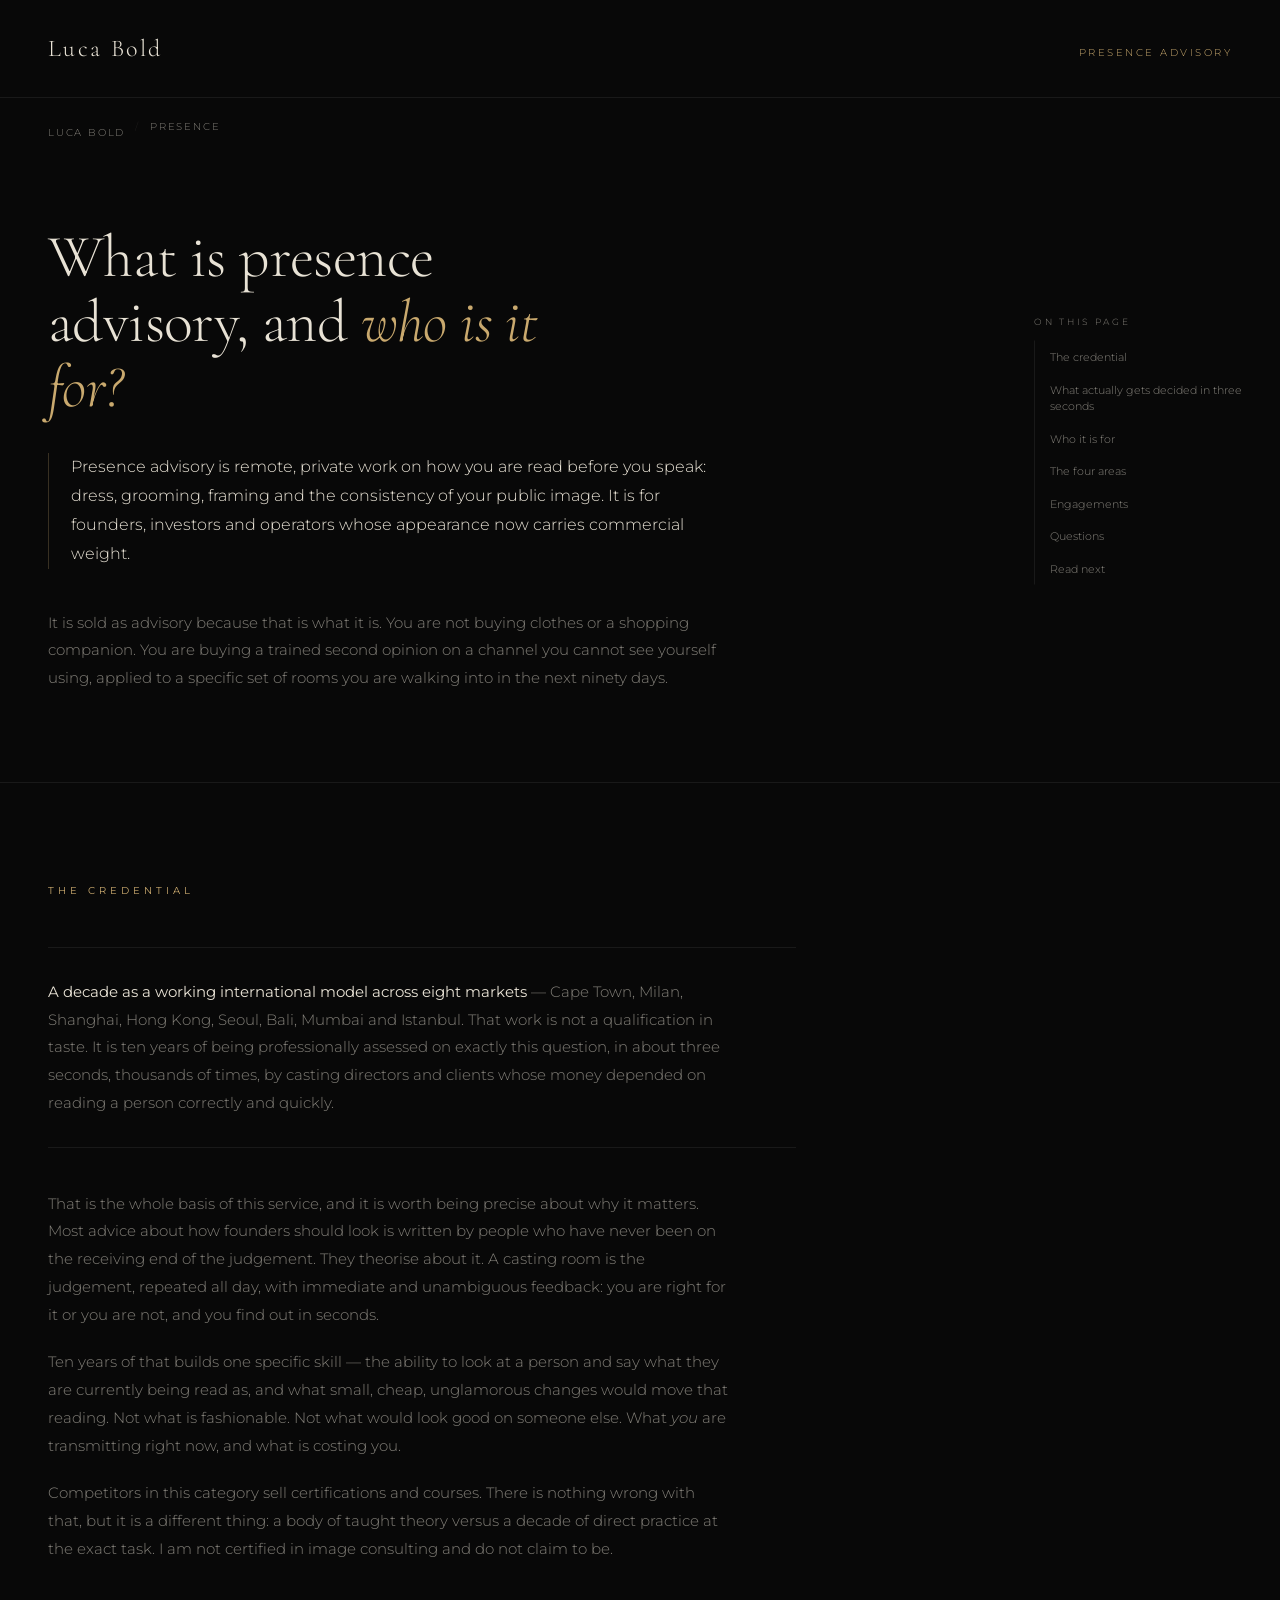
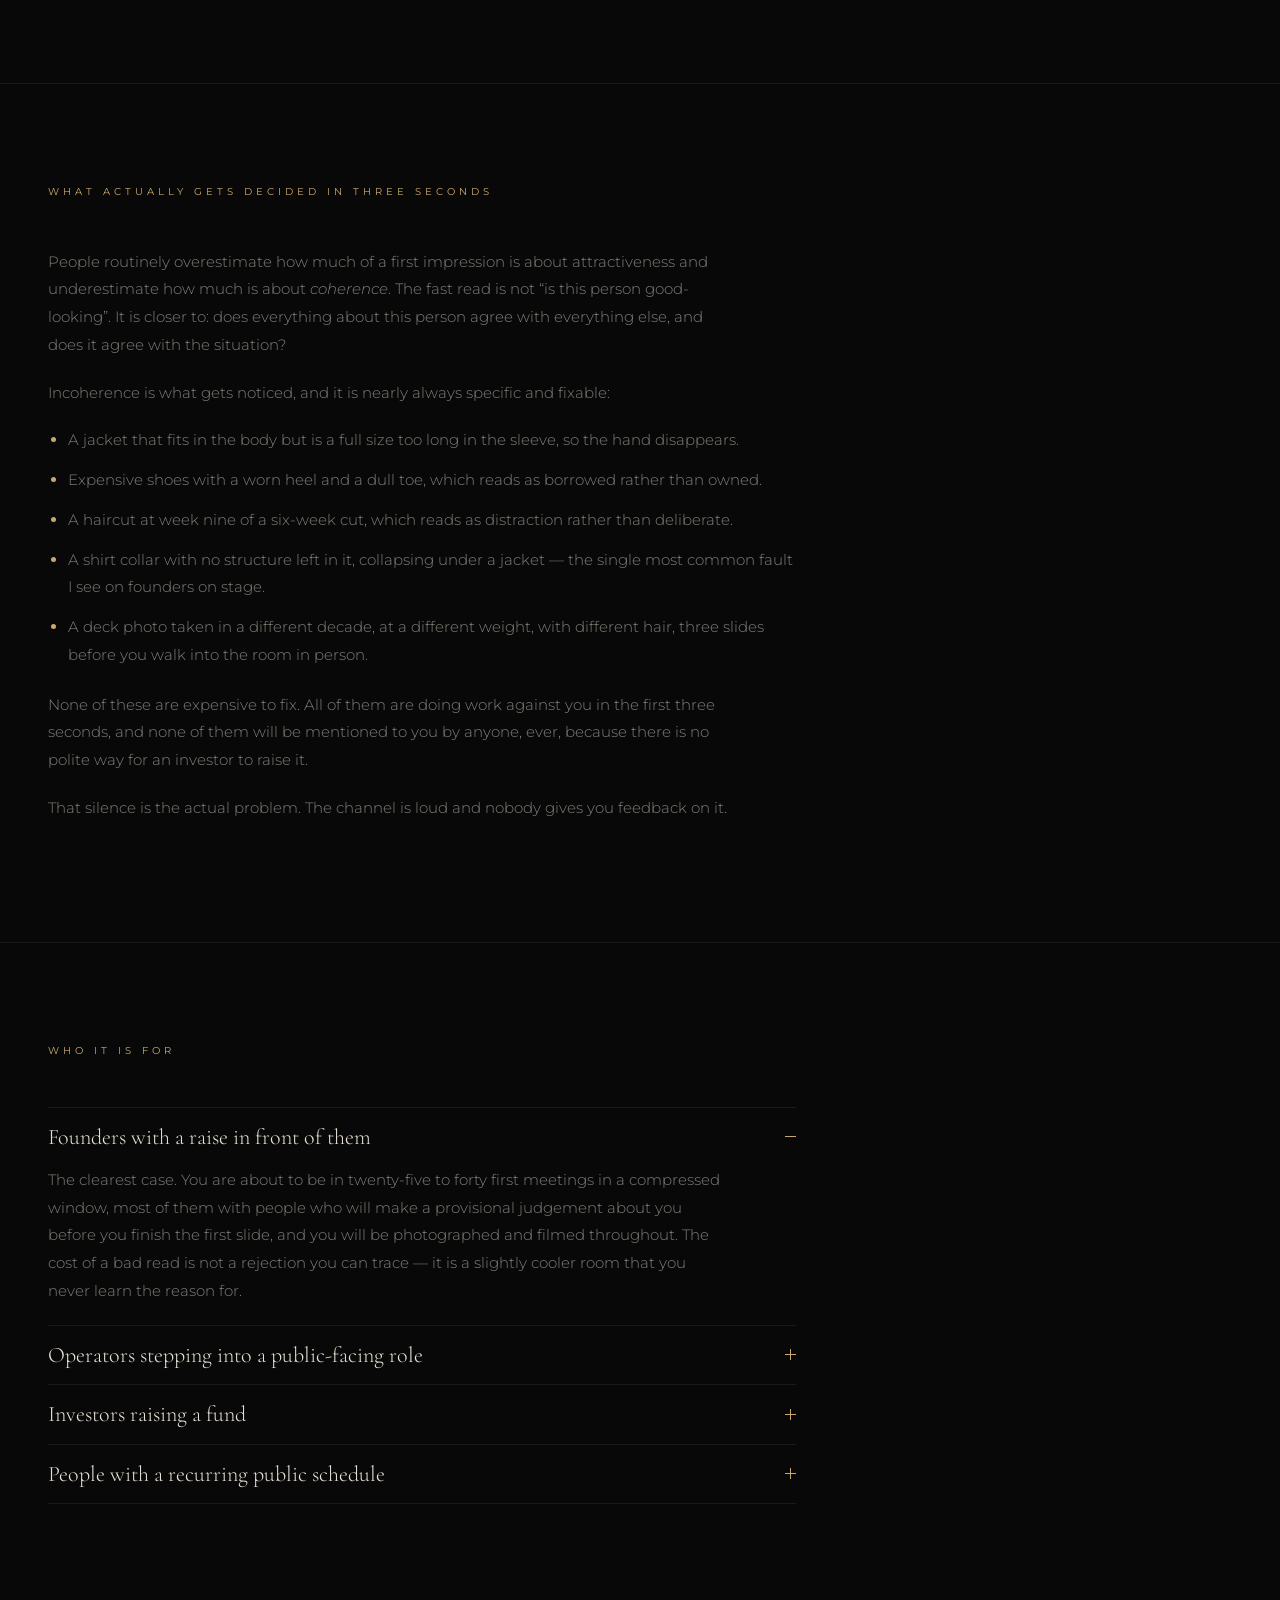
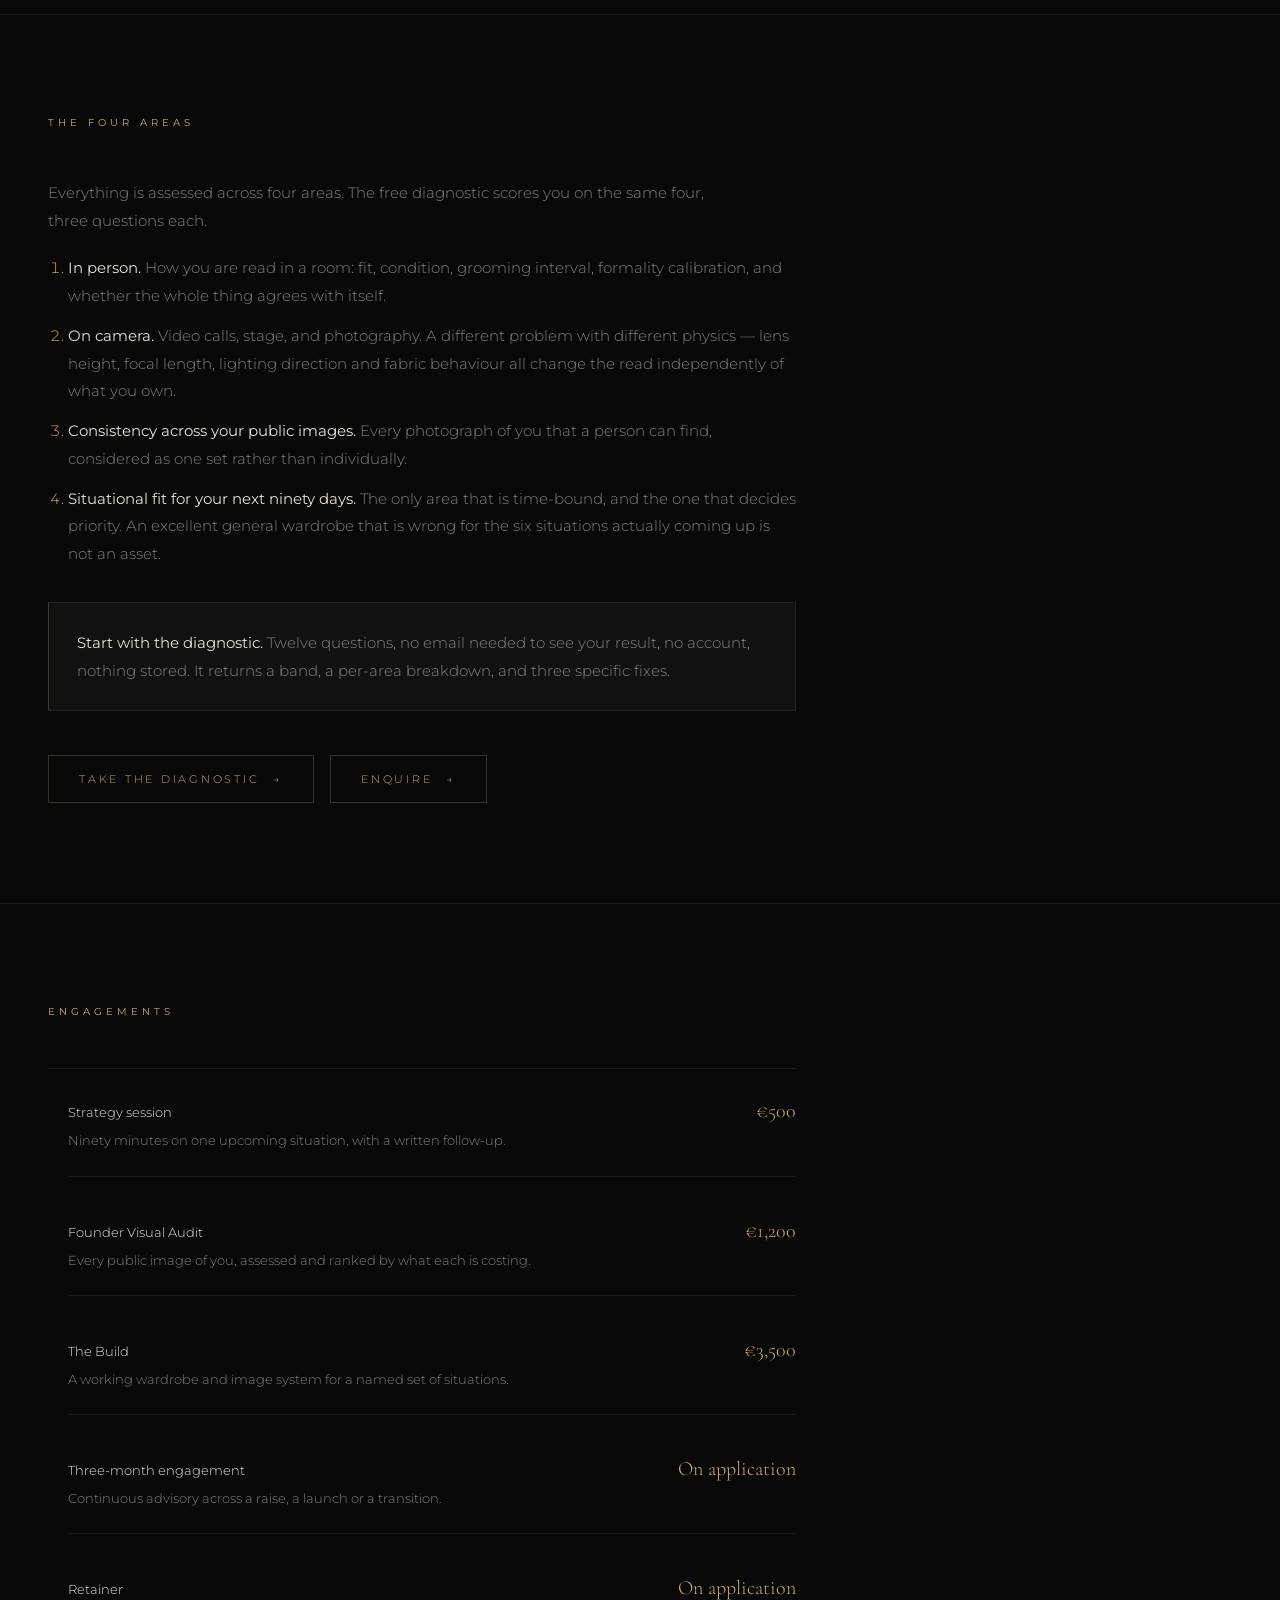
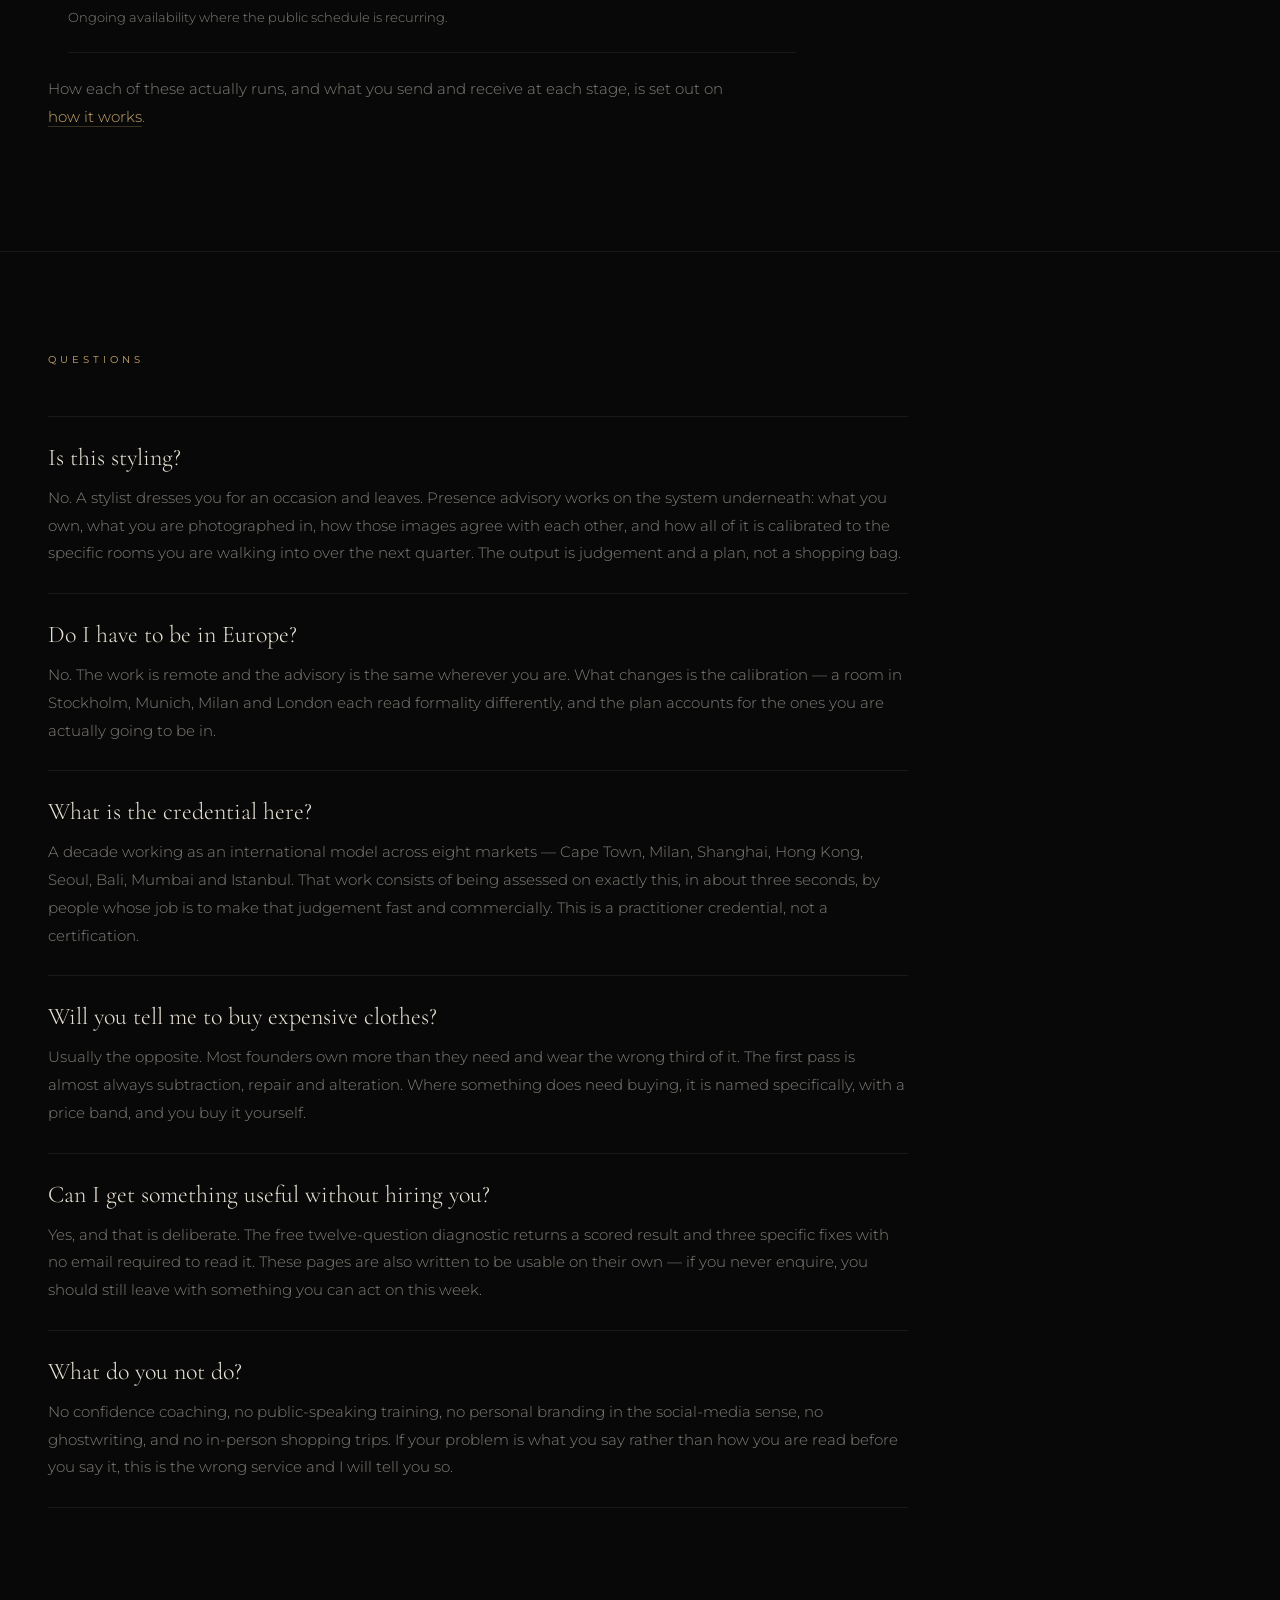
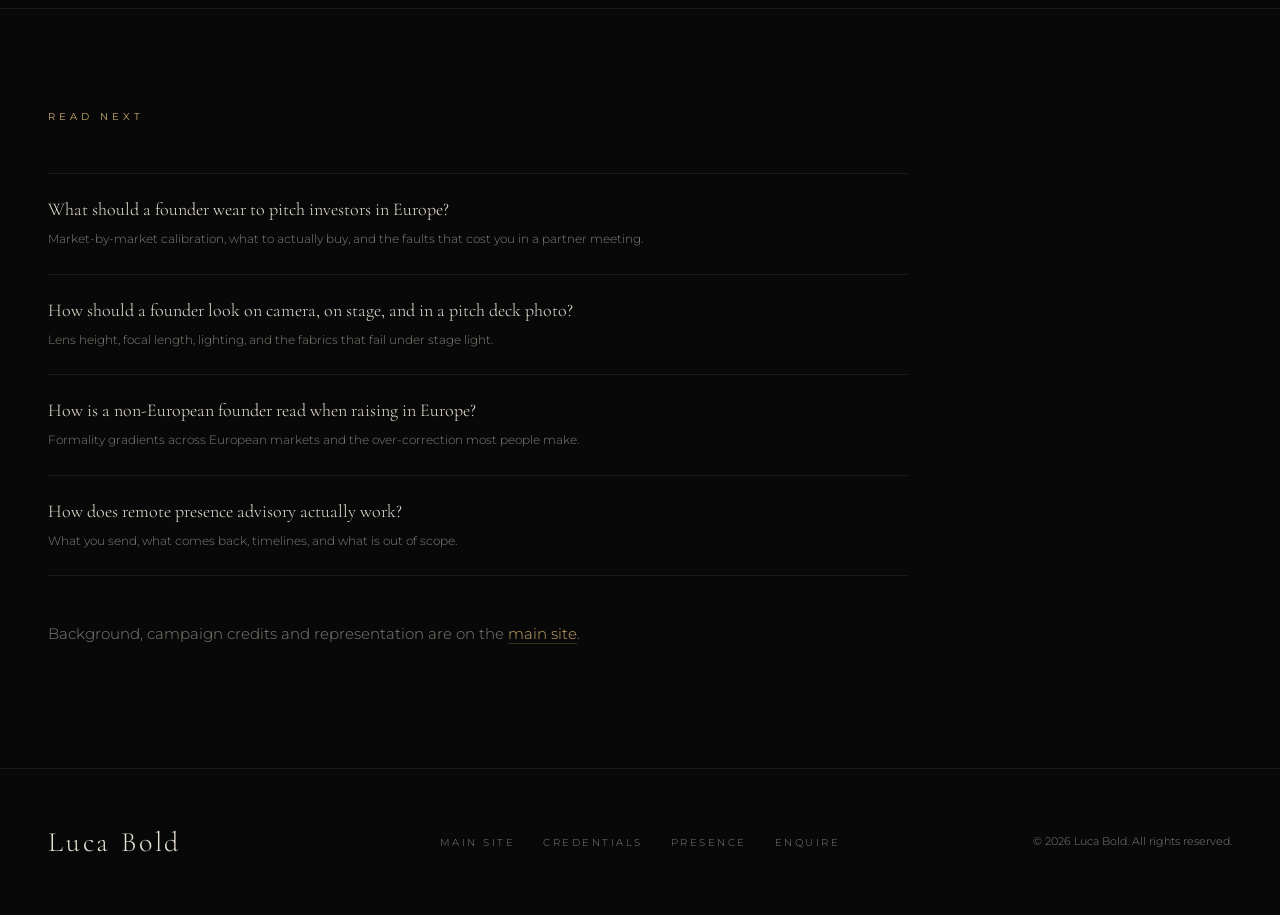
<file: presence/index.html>
<!DOCTYPE html>
<html lang="en">
<head>
<meta charset="utf-8"/>
<meta content="width=device-width, initial-scale=1.0, viewport-fit=cover" name="viewport"/>
<title>What is presence advisory and who is it for? — Luca Bold</title>
<!-- Primary meta -->
<meta content="Presence advisory is remote, private work on how you are read before you speak — dress, grooming, framing and the consistency of your public image. For founders, investors and operators." name="description"/>
<meta content="index, follow" name="robots"/>
<meta content="index, follow" name="googlebot"/>
<meta content="Presence advisory is remote advisory for founders, investors and operators on how they are read before they speak. Based on a decade working as an international model across eight markets, being professionally assessed on exactly this in three seconds. Covers in-person reading, on-camera and stage appearance, consistency across public images, and situational fit. Entry engagement 500 euro; higher tiers on application." name="ai-description"/>
<meta content="Luca Bold" name="author"/>
<!-- Open Graph -->
<meta content="What is presence advisory, and who is it for?" property="og:title"/>
<meta content="Presence advisory is remote, private work on how you are read before you speak — dress, grooming, framing and the consistency of your public image. For founders, investors and operators." property="og:description"/>
<meta content="article" property="og:type"/>
<meta content="https://www.lucabold.com/presence/" property="og:url"/>
<meta content="https://www.lucabold.com/assets/portfolio/luca-bold-headshot-white-shirt.webp" property="og:image"/>
<meta content="Luca Bold" property="og:image:alt"/>
<meta content="Luca Bold" property="og:site_name"/>
<!-- Twitter/X card -->
<meta content="summary_large_image" name="twitter:card"/>
<meta content="What is presence advisory, and who is it for?" name="twitter:title"/>
<meta content="Presence advisory is remote, private work on how you are read before you speak — dress, grooming, framing and the consistency of your public image. For founders, investors and operators." name="twitter:description"/>
<meta content="https://www.lucabold.com/assets/portfolio/luca-bold-headshot-white-shirt.webp" name="twitter:image"/>
<meta content="Luca Bold" name="twitter:image:alt"/>
<link href="https://www.lucabold.com/presence/" rel="canonical"/>
<link href="https://www.lucabold.com/llms.txt" rel="llms" type="text/plain"/>
<link href="https://fonts.googleapis.com" rel="preconnect"/>
<link crossorigin="" href="https://fonts.gstatic.com" rel="preconnect"/>
<link href="https://fonts.googleapis.com/css2?family=Cormorant+Garamond:ital,wght@0,300;0,400;0,600;1,300;1,400&amp;family=Montserrat:wght@200;300;400;500&amp;display=swap" rel="stylesheet"/>
<link href="/assets/presence.css" rel="stylesheet"/>
<script type="application/ld+json">
{
  "@context": "https://schema.org",
  "@graph": [
    {
      "@type": "Service",
      "@id": "https://www.lucabold.com/presence/#service",
      "name": "Presence advisory",
      "serviceType": "Executive presence advisory",
      "description": "Remote advisory for founders, investors and operators on how they are read before they speak.",
      "provider": {
        "@id": "https://www.lucabold.com/#luca-bold"
      },
      "areaServed": [
        {
          "@type": "City",
          "name": "London"
        },
        {
          "@type": "City",
          "name": "Berlin"
        },
        {
          "@type": "City",
          "name": "Paris"
        },
        {
          "@type": "City",
          "name": "Amsterdam"
        },
        {
          "@type": "City",
          "name": "Stockholm"
        },
        {
          "@type": "City",
          "name": "Copenhagen"
        },
        {
          "@type": "City",
          "name": "Milan"
        },
        {
          "@type": "City",
          "name": "Zurich"
        },
        {
          "@type": "City",
          "name": "Lisbon"
        },
        {
          "@type": "City",
          "name": "Barcelona"
        },
        {
          "@type": "City",
          "name": "Dublin"
        },
        {
          "@type": "City",
          "name": "Helsinki"
        },
        {
          "@type": "City",
          "name": "Munich"
        },
        {
          "@type": "City",
          "name": "Madrid"
        },
        {
          "@type": "Place",
          "name": "Remote, worldwide"
        }
      ],
      "availableChannel": {
        "@type": "ServiceChannel",
        "serviceUrl": "https://www.lucabold.com/presence/enquire/",
        "availableLanguage": {
          "@type": "Language",
          "name": "English"
        }
      },
      "hasOfferCatalog": {
        "@type": "OfferCatalog",
        "name": "Presence advisory engagements",
        "itemListElement": [
          {
            "@type": "Offer",
            "name": "Strategy session",
            "description": "A single 90-minute remote session on one upcoming situation, with a written follow-up.",
            "price": "500",
            "priceCurrency": "EUR",
            "availability": "https://schema.org/InStock"
          },
          {
            "@type": "Offer",
            "name": "Founder Visual Audit",
            "description": "A written assessment of every public image of you, ranked by the damage each one is doing.",
            "price": "1200",
            "priceCurrency": "EUR",
            "availability": "https://schema.org/InStock"
          },
          {
            "@type": "Offer",
            "name": "The Build",
            "description": "A working wardrobe and image system built for a named set of upcoming situations.",
            "price": "3500",
            "priceCurrency": "EUR",
            "availability": "https://schema.org/InStock"
          },
          {
            "@type": "Offer",
            "name": "Three-month engagement",
            "description": "Continuous advisory across a raise, a launch or a leadership transition.",
            "availability": "https://schema.org/InStock"
          },
          {
            "@type": "Offer",
            "name": "Retainer",
            "description": "Ongoing availability for founders and operators with a recurring public schedule.",
            "availability": "https://schema.org/InStock"
          }
        ]
      }
    },
    {
      "@type": "BreadcrumbList",
      "@id": "https://www.lucabold.com/presence/#breadcrumb",
      "itemListElement": [
        {
          "@type": "ListItem",
          "position": 1,
          "name": "Luca Bold",
          "item": "https://www.lucabold.com/"
        },
        {
          "@type": "ListItem",
          "position": 2,
          "name": "Presence",
          "item": "https://www.lucabold.com/presence/"
        }
      ]
    },
    {
      "@type": "FAQPage",
      "@id": "https://www.lucabold.com/presence/#faq",
      "mainEntity": [
        {
          "@type": "Question",
          "name": "Is this styling?",
          "acceptedAnswer": {
            "@type": "Answer",
            "text": "No. A stylist dresses you for an occasion and leaves. Presence advisory works on the system underneath: what you own, what you are photographed in, how those images agree with each other, and how all of it is calibrated to the specific rooms you are walking into over the next quarter. The output is judgement and a plan, not a shopping bag."
          }
        },
        {
          "@type": "Question",
          "name": "Do I have to be in Europe?",
          "acceptedAnswer": {
            "@type": "Answer",
            "text": "No. The work is remote and the advisory is the same wherever you are. What changes is the calibration — a room in Stockholm, Munich, Milan and London each read formality differently, and the plan accounts for the ones you are actually going to be in."
          }
        },
        {
          "@type": "Question",
          "name": "What is the credential here?",
          "acceptedAnswer": {
            "@type": "Answer",
            "text": "A decade working as an international model across eight markets — Cape Town, Milan, Shanghai, Hong Kong, Seoul, Bali, Mumbai and Istanbul. That work consists of being assessed on exactly this, in about three seconds, by people whose job is to make that judgement fast and commercially. This is a practitioner credential, not a certification."
          }
        },
        {
          "@type": "Question",
          "name": "Will you tell me to buy expensive clothes?",
          "acceptedAnswer": {
            "@type": "Answer",
            "text": "Usually the opposite. Most founders own more than they need and wear the wrong third of it. The first pass is almost always subtraction, repair and alteration. Where something does need buying, it is named specifically, with a price band, and you buy it yourself."
          }
        },
        {
          "@type": "Question",
          "name": "Can I get something useful without hiring you?",
          "acceptedAnswer": {
            "@type": "Answer",
            "text": "Yes, and that is deliberate. The free twelve-question diagnostic returns a scored result and three specific fixes with no email required to read it. These pages are also written to be usable on their own — if you never enquire, you should still leave with something you can act on this week."
          }
        },
        {
          "@type": "Question",
          "name": "What do you not do?",
          "acceptedAnswer": {
            "@type": "Answer",
            "text": "No confidence coaching, no public-speaking training, no personal branding in the social-media sense, no ghostwriting, and no in-person shopping trips. If your problem is what you say rather than how you are read before you say it, this is the wrong service and I will tell you so."
          }
        }
      ]
    },
    {
      "@type": "WebPage",
      "@id": "https://www.lucabold.com/presence/#webpage",
      "url": "https://www.lucabold.com/presence/",
      "name": "What is presence advisory and who is it for? — Luca Bold",
      "description": "Presence advisory is remote, private work on how you are read before you speak.",
      "isPartOf": {
        "@id": "https://www.lucabold.com/#website"
      },
      "about": {
        "@id": "https://www.lucabold.com/presence/#service"
      },
      "mainEntity": {
        "@id": "https://www.lucabold.com/presence/#service"
      },
      "breadcrumb": {
        "@id": "https://www.lucabold.com/presence/#breadcrumb"
      },
      "inLanguage": "en",
      "author": {
        "@id": "https://www.lucabold.com/#luca-bold"
      },
      "publisher": {
        "@id": "https://www.lucabold.com/#luca-bold"
      }
    }
  ]
}
</script>
</head>
<body>
<a class="skip-link" href="#main">Skip to content</a>
<header class="p-masthead">
<a class="p-wordmark" href="/">Luca Bold</a>
<p class="p-masthead-note">Presence advisory</p>
</header>
<nav aria-label="Breadcrumb" class="p-breadcrumb">
<ol>
<li><a href="/">Luca Bold</a></li>
<li><span aria-current="page">Presence</span></li>
</ol>
</nav>
<main id="main">
<nav class="p-toc" aria-label="On this page">
<p class="p-toc-title">On this page</p>
<ol>
<li><a href="#cred">The credential</a></li>
<li><a href="#three">What actually gets decided in three seconds</a></li>
<li><a href="#who">Who it is for</a></li>
<li><a href="#areas">The four areas</a></li>
<li><a href="#eng">Engagements</a></li>
<li><a href="#faq">Questions</a></li>
<li><a href="#next">Read next</a></li>
</ol>
</nav>
<section class="p-hero">
<h1>What is presence advisory, and <em>who is it for?</em></h1>
<p class="p-answer">Presence advisory is remote, private work on how you are read before you speak: dress, grooming, framing and the consistency of your public image. It is for founders, investors and operators whose appearance now carries commercial weight.</p>
<p class="p-standfirst">It is sold as advisory because that is what it is. You are not buying clothes or a shopping companion. You are buying a trained second opinion on a channel you cannot see yourself using, applied to a specific set of rooms you are walking into in the next ninety days.</p>
</section>

<section class="section" id="cred">
<h2 class="section-label" id="cred-label">The credential</h2>
<div class="p-body p-measure" aria-labelledby="cred-label">
<div class="p-cred">
<p><strong>A decade as a working international model across eight markets</strong> &#8212; Cape Town, Milan, Shanghai, Hong Kong, Seoul, Bali, Mumbai and Istanbul. That work is not a qualification in taste. It is ten years of being professionally assessed on exactly this question, in about three seconds, thousands of times, by casting directors and clients whose money depended on reading a person correctly and quickly.</p>
</div>
<p>That is the whole basis of this service, and it is worth being precise about why it matters. Most advice about how founders should look is written by people who have never been on the receiving end of the judgement. They theorise about it. A casting room is the judgement, repeated all day, with immediate and unambiguous feedback: you are right for it or you are not, and you find out in seconds.</p>
<p>Ten years of that builds one specific skill &#8212; the ability to look at a person and say what they are currently being read as, and what small, cheap, unglamorous changes would move that reading. Not what is fashionable. Not what would look good on someone else. What <em>you</em> are transmitting right now, and what is costing you.</p>
<p>Competitors in this category sell certifications and courses. There is nothing wrong with that, but it is a different thing: a body of taught theory versus a decade of direct practice at the exact task. I am not certified in image consulting and do not claim to be.</p>
</div>
</section>

<section class="section" id="three">
<h2 class="section-label" id="three-label">What actually gets decided in three seconds</h2>
<div class="p-body p-measure" aria-labelledby="three-label">
<p>People routinely overestimate how much of a first impression is about attractiveness and underestimate how much is about <em>coherence</em>. The fast read is not &#8220;is this person good-looking&#8221;. It is closer to: does everything about this person agree with everything else, and does it agree with the situation?</p>
<p>Incoherence is what gets noticed, and it is nearly always specific and fixable:</p>
<ul>
<li>A jacket that fits in the body but is a full size too long in the sleeve, so the hand disappears.</li>
<li>Expensive shoes with a worn heel and a dull toe, which reads as borrowed rather than owned.</li>
<li>A haircut at week nine of a six-week cut, which reads as distraction rather than deliberate.</li>
<li>A shirt collar with no structure left in it, collapsing under a jacket &#8212; the single most common fault I see on founders on stage.</li>
<li>A deck photo taken in a different decade, at a different weight, with different hair, three slides before you walk into the room in person.</li>
</ul>
<p>None of these are expensive to fix. All of them are doing work against you in the first three seconds, and none of them will be mentioned to you by anyone, ever, because there is no polite way for an investor to raise it.</p>
<p>That silence is the actual problem. The channel is loud and nobody gives you feedback on it.</p>
</div>
</section>

<section class="section" id="who">
<h2 class="section-label" id="who-label">Who it is for</h2>
<div class="p-body p-measure" aria-labelledby="who-label">
<div class="p-accordion">
<details class="p-detail" open>
<summary><h3>Founders with a raise in front of them</h3><span class="p-detail-mark" aria-hidden="true"></span></summary>
<div class="p-detail-body">
<p>The clearest case. You are about to be in twenty-five to forty first meetings in a compressed window, most of them with people who will make a provisional judgement about you before you finish the first slide, and you will be photographed and filmed throughout. The cost of a bad read is not a rejection you can trace &#8212; it is a slightly cooler room that you never learn the reason for.</p>
</div>
</details>
<details class="p-detail">
<summary><h3>Operators stepping into a public-facing role</h3><span class="p-detail-mark" aria-hidden="true"></span></summary>
<div class="p-detail-body">
<p>A technical founder becoming a CEO. A second-in-command taking the stage for the first time. Someone promoted into a role where the audience is now external rather than internal. The old defaults were calibrated for a room of people who already knew you were competent. The new room does not.</p>
</div>
</details>
<details class="p-detail">
<summary><h3>Investors raising a fund</h3><span class="p-detail-mark" aria-hidden="true"></span></summary>
<div class="p-detail-body">
<p>The mirror image of the founder case, and structurally the harder one: you are asking institutions for money while being read for judgement and stability rather than energy and upside. The formality calibration is different and most people get it wrong in the same direction.</p>
</div>
</details>
<details class="p-detail">
<summary><h3>People with a recurring public schedule</h3><span class="p-detail-mark" aria-hidden="true"></span></summary>
<div class="p-detail-body">
<p>Conference circuits, board seats, recorded interviews, a podcast run. Here the issue stops being any one appearance and becomes consistency &#8212; whether a person searching you finds one coherent individual or six different ones.</p>
</div>
</details>
</div>
</div>
</section>

<section class="section" id="areas">
<h2 class="section-label" id="areas-label">The four areas</h2>
<div class="p-body p-measure" aria-labelledby="areas-label">
<p>Everything is assessed across four areas. The free diagnostic scores you on the same four, three questions each.</p>
<ol>
<li><strong>In person.</strong> How you are read in a room: fit, condition, grooming interval, formality calibration, and whether the whole thing agrees with itself.</li>
<li><strong>On camera.</strong> Video calls, stage, and photography. A different problem with different physics &#8212; lens height, focal length, lighting direction and fabric behaviour all change the read independently of what you own.</li>
<li><strong>Consistency across your public images.</strong> Every photograph of you that a person can find, considered as one set rather than individually.</li>
<li><strong>Situational fit for your next ninety days.</strong> The only area that is time-bound, and the one that decides priority. An excellent general wardrobe that is wrong for the six situations actually coming up is not an asset.</li>
</ol>
<div class="p-callout">
<p><strong>Start with the diagnostic.</strong> Twelve questions, no email needed to see your result, no account, nothing stored. It returns a band, a per-area breakdown, and three specific fixes.</p>
</div>
<div class="p-actions">
<a class="btn" href="/presence/read/"><span>Take the diagnostic</span><span class="btn-arrow" aria-hidden="true">&#8594;</span></a>
<a class="btn" href="/presence/enquire/"><span>Enquire</span><span class="btn-arrow" aria-hidden="true">&#8594;</span></a>
</div>
</div>
</section>

<section class="section" id="eng">
<h2 class="section-label" id="eng-label">Engagements</h2>
<div class="p-body p-measure" aria-labelledby="eng-label">
<ul class="p-tiers">
<li class="p-tier"><span class="p-tier-name">Strategy session<span>Ninety minutes on one upcoming situation, with a written follow-up.</span></span><span class="p-tier-price">&#8364;500</span></li>
<li class="p-tier"><span class="p-tier-name">Founder Visual Audit<span>Every public image of you, assessed and ranked by what each is costing.</span></span><span class="p-tier-price">&#8364;1,200</span></li>
<li class="p-tier"><span class="p-tier-name">The Build<span>A working wardrobe and image system for a named set of situations.</span></span><span class="p-tier-price">&#8364;3,500</span></li>
<li class="p-tier"><span class="p-tier-name">Three-month engagement<span>Continuous advisory across a raise, a launch or a transition.</span></span><span class="p-tier-price">On application</span></li>
<li class="p-tier"><span class="p-tier-name">Retainer<span>Ongoing availability where the public schedule is recurring.</span></span><span class="p-tier-price">On application</span></li>
</ul>
<p>How each of these actually runs, and what you send and receive at each stage, is set out on <a href="/presence/how-it-works/">how it works</a>.</p>
</div>
</section>

<section class="section" id="faq">
<h2 class="section-label" id="faq-label">Questions</h2>
<div class="faq-list">
<div class="faq-item">
<h3>Is this styling?</h3>
<p>No. A stylist dresses you for an occasion and leaves. Presence advisory works on the system underneath: what you own, what you are photographed in, how those images agree with each other, and how all of it is calibrated to the specific rooms you are walking into over the next quarter. The output is judgement and a plan, not a shopping bag.</p>
</div>
<div class="faq-item">
<h3>Do I have to be in Europe?</h3>
<p>No. The work is remote and the advisory is the same wherever you are. What changes is the calibration — a room in Stockholm, Munich, Milan and London each read formality differently, and the plan accounts for the ones you are actually going to be in.</p>
</div>
<div class="faq-item">
<h3>What is the credential here?</h3>
<p>A decade working as an international model across eight markets — Cape Town, Milan, Shanghai, Hong Kong, Seoul, Bali, Mumbai and Istanbul. That work consists of being assessed on exactly this, in about three seconds, by people whose job is to make that judgement fast and commercially. This is a practitioner credential, not a certification.</p>
</div>
<div class="faq-item">
<h3>Will you tell me to buy expensive clothes?</h3>
<p>Usually the opposite. Most founders own more than they need and wear the wrong third of it. The first pass is almost always subtraction, repair and alteration. Where something does need buying, it is named specifically, with a price band, and you buy it yourself.</p>
</div>
<div class="faq-item">
<h3>Can I get something useful without hiring you?</h3>
<p>Yes, and that is deliberate. The free twelve-question diagnostic returns a scored result and three specific fixes with no email required to read it. These pages are also written to be usable on their own — if you never enquire, you should still leave with something you can act on this week.</p>
</div>
<div class="faq-item">
<h3>What do you not do?</h3>
<p>No confidence coaching, no public-speaking training, no personal branding in the social-media sense, no ghostwriting, and no in-person shopping trips. If your problem is what you say rather than how you are read before you say it, this is the wrong service and I will tell you so.</p>
</div>
</div>
</section>

<section class="section" id="next">
<h2 class="section-label" id="next-label">Read next</h2>
<ul class="p-next" aria-labelledby="next-label">
<li><a href="/presence/founders-raising/"><span class="p-next-q">What should a founder wear to pitch investors in Europe?</span><span class="p-next-d">Market-by-market calibration, what to actually buy, and the faults that cost you in a partner meeting.</span></a></li>
<li><a href="/presence/on-camera/"><span class="p-next-q">How should a founder look on camera, on stage, and in a pitch deck photo?</span><span class="p-next-d">Lens height, focal length, lighting, and the fabrics that fail under stage light.</span></a></li>
<li><a href="/presence/international-founders/"><span class="p-next-q">How is a non-European founder read when raising in Europe?</span><span class="p-next-d">Formality gradients across European markets and the over-correction most people make.</span></a></li>
<li><a href="/presence/how-it-works/"><span class="p-next-q">How does remote presence advisory actually work?</span><span class="p-next-d">What you send, what comes back, timelines, and what is out of scope.</span></a></li>
</ul>
<div class="p-body p-measure" style="margin-top:44px">
<p>Background, campaign credits and representation are on the <a href="/#work">main site</a>.</p>
</div>
</section>
</main>
<footer role="contentinfo">
<div class="footer-logo">Luca Bold</div>
<nav aria-label="Footer navigation">
<ul class="footer-links">
<li><a href="/">Main site</a></li>
<li><a href="/#work">Credentials</a></li>
<li><a href="/presence/">Presence</a></li>
<li><a href="/presence/enquire/">Enquire</a></li>
</ul>
</nav>
<p class="footer-copy">&#169; 2026 Luca Bold. All rights reserved.</p>
</footer>
<script src="/assets/presence.js" defer></script>
</body>
</html>
</file>
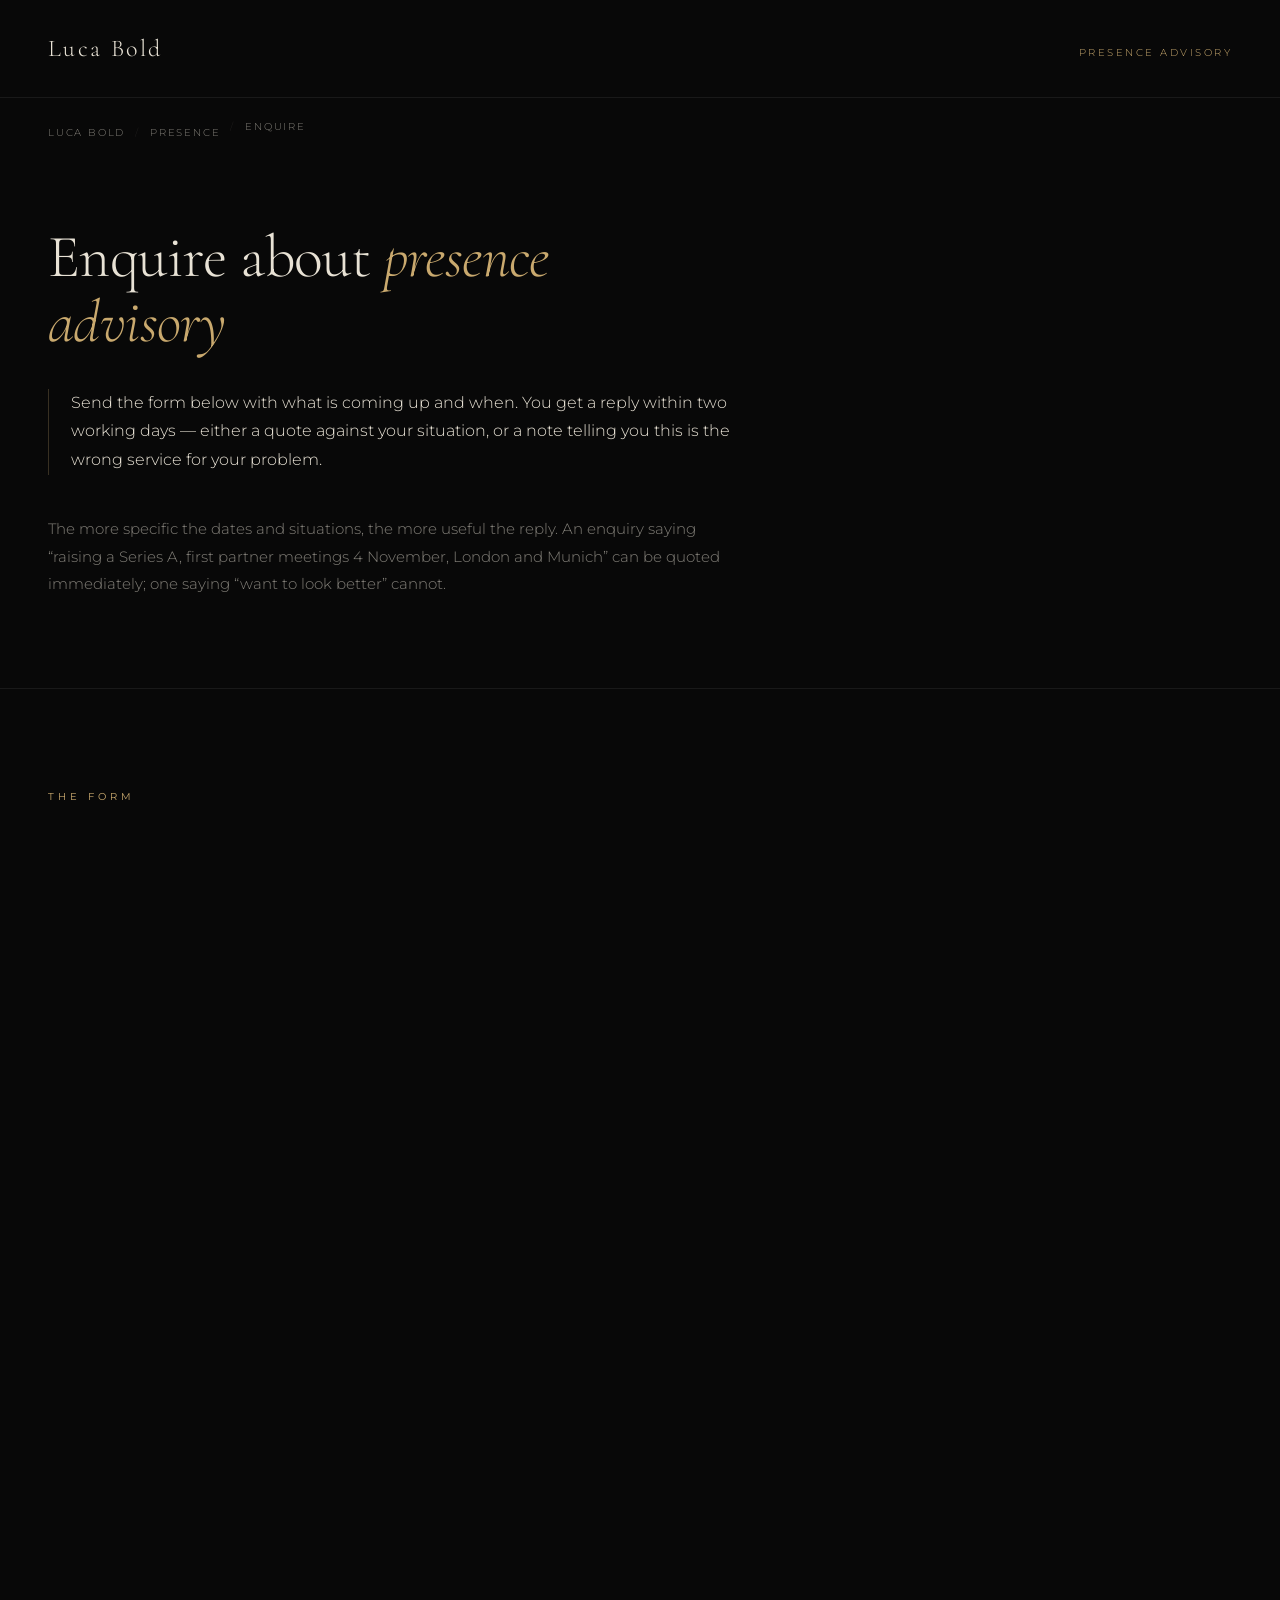
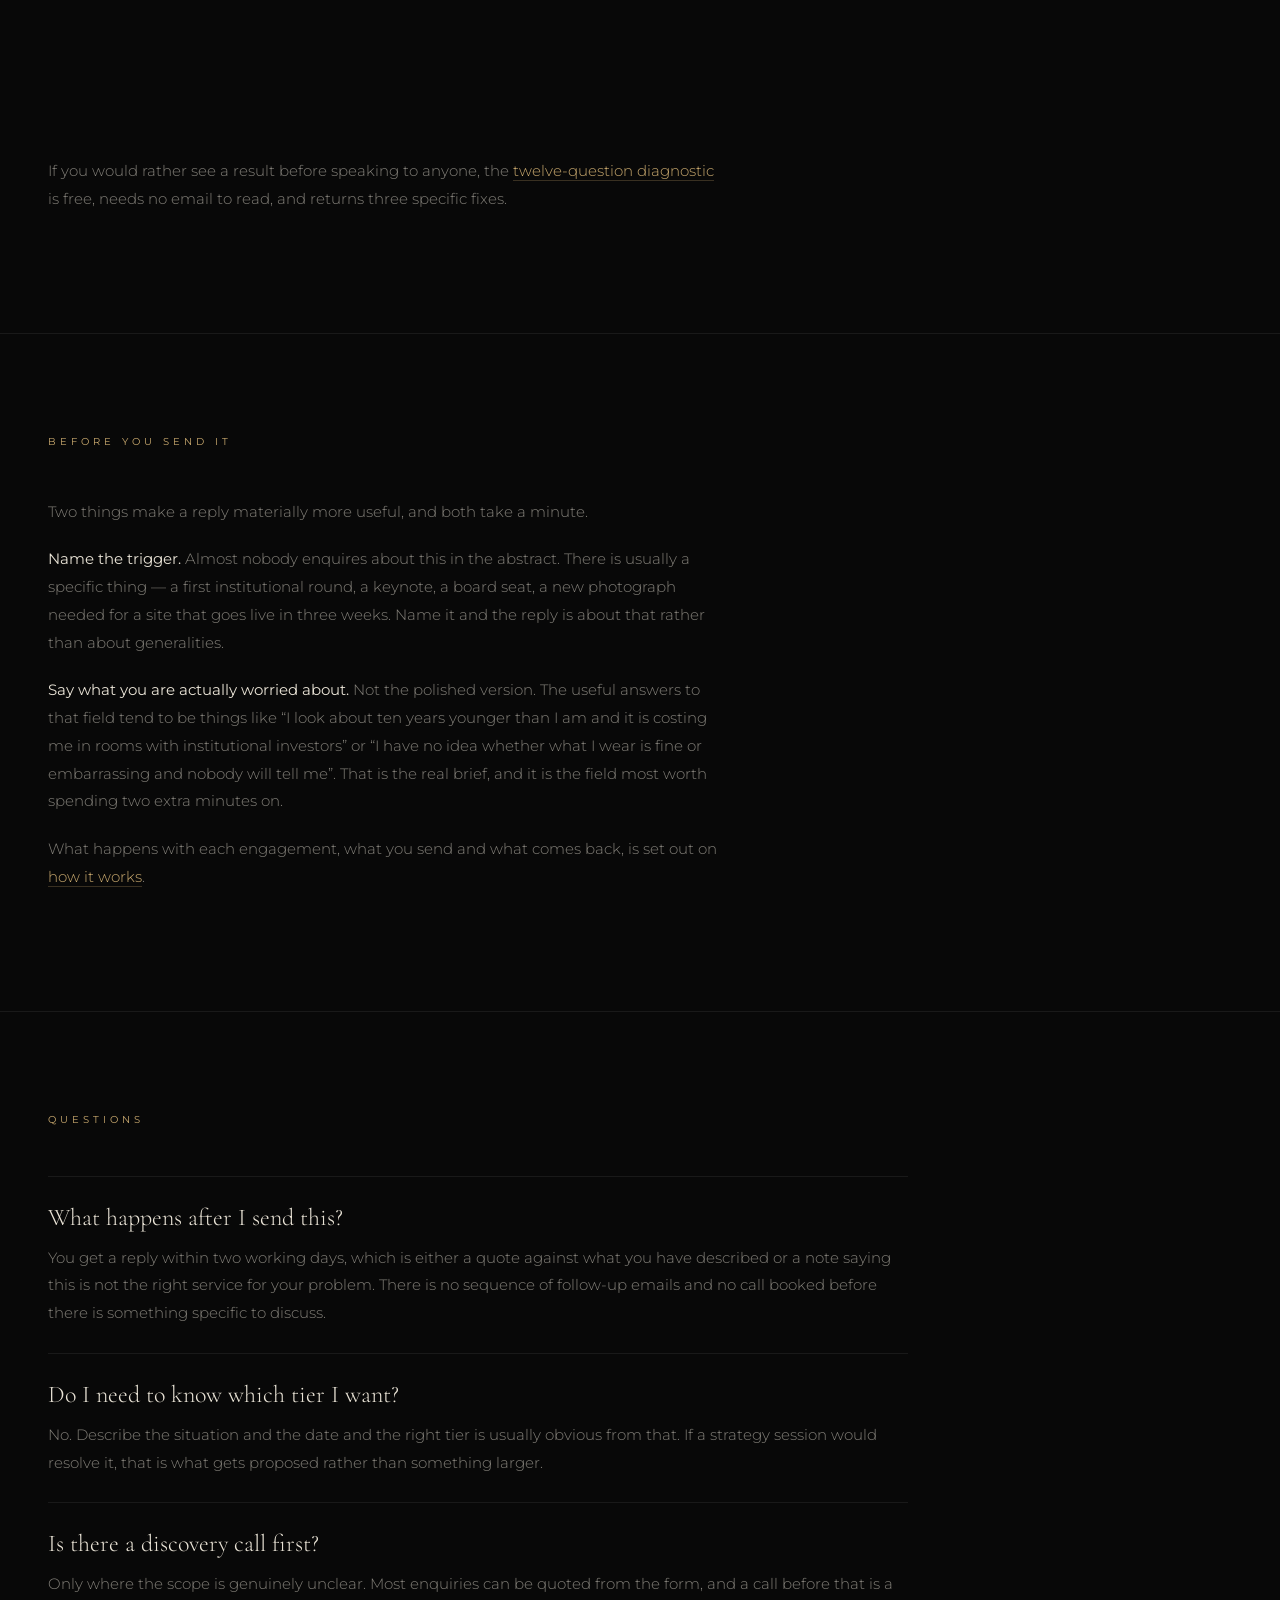
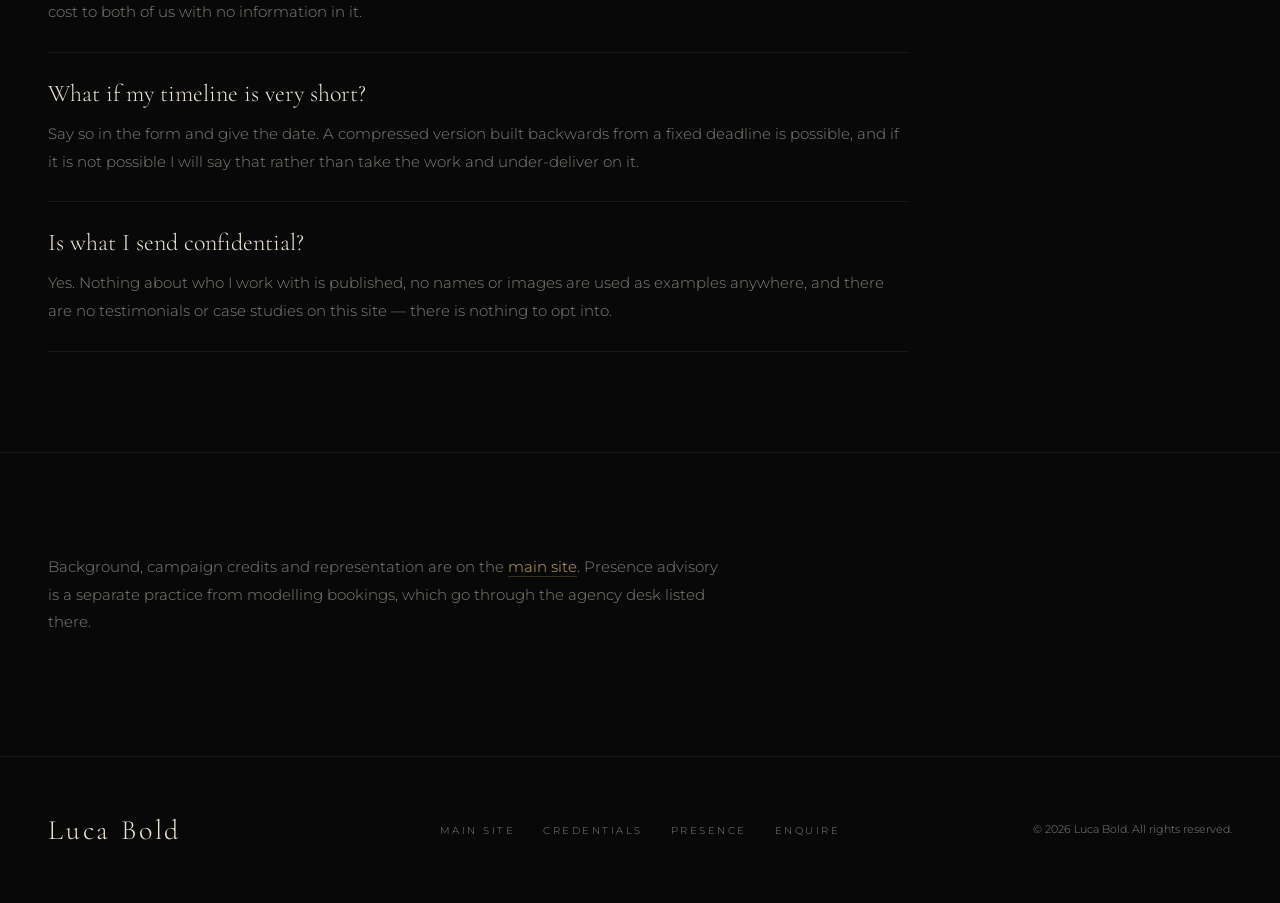
<file: presence/enquire/index.html>
<!DOCTYPE html>
<html lang="en">
<head>
<meta charset="utf-8"/>
<meta content="width=device-width, initial-scale=1.0, viewport-fit=cover" name="viewport"/>
<title>Enquire — Presence advisory — Luca Bold</title>
<!-- Primary meta -->
<meta content="Enquire about remote presence advisory for founders, investors and operators. A reply within two working days, with a quote or a straight no." name="description"/>
<meta content="index, follow" name="robots"/>
<meta content="index, follow" name="googlebot"/>
<meta content="Enquiry page for remote presence advisory. Send what is coming up, the date, the city and what you are concerned about, and receive a reply within two working days that is either a quote or a note saying this is the wrong service. No discovery call unless scope is unclear. Engagements are confidential and no client names, images, testimonials or case studies are published." name="ai-description"/>
<meta content="Luca Bold" name="author"/>
<!-- Open Graph -->
<meta content="Enquire about presence advisory" property="og:title"/>
<meta content="Enquire about remote presence advisory for founders, investors and operators. A reply within two working days, with a quote or a straight no." property="og:description"/>
<meta content="article" property="og:type"/>
<meta content="https://www.lucabold.com/presence/enquire/" property="og:url"/>
<meta content="https://www.lucabold.com/assets/portfolio/luca-bold-headshot-white-shirt.webp" property="og:image"/>
<meta content="Luca Bold" property="og:image:alt"/>
<meta content="Luca Bold" property="og:site_name"/>
<!-- Twitter/X card -->
<meta content="summary_large_image" name="twitter:card"/>
<meta content="Enquire about presence advisory" name="twitter:title"/>
<meta content="Enquire about remote presence advisory for founders, investors and operators. A reply within two working days, with a quote or a straight no." name="twitter:description"/>
<meta content="https://www.lucabold.com/assets/portfolio/luca-bold-headshot-white-shirt.webp" name="twitter:image"/>
<meta content="Luca Bold" name="twitter:image:alt"/>
<link href="https://www.lucabold.com/presence/enquire/" rel="canonical"/>
<link href="https://www.lucabold.com/llms.txt" rel="llms" type="text/plain"/>
<link href="https://fonts.googleapis.com" rel="preconnect"/>
<link crossorigin="" href="https://fonts.gstatic.com" rel="preconnect"/>
<link href="https://fonts.googleapis.com/css2?family=Cormorant+Garamond:ital,wght@0,300;0,400;0,600;1,300;1,400&amp;family=Montserrat:wght@200;300;400;500&amp;display=swap" rel="stylesheet"/>
<link href="/assets/presence.css" rel="stylesheet"/>
<script type="application/ld+json">
{
  "@context": "https://schema.org",
  "@graph": [
    {
      "@type": "Service",
      "@id": "https://www.lucabold.com/presence/enquire/#service",
      "name": "Presence advisory enquiry",
      "serviceType": "Executive presence advisory",
      "description": "Enquiry channel for remote presence advisory engagements.",
      "provider": {
        "@id": "https://www.lucabold.com/#luca-bold"
      },
      "areaServed": [
        {
          "@type": "City",
          "name": "London"
        },
        {
          "@type": "City",
          "name": "Berlin"
        },
        {
          "@type": "City",
          "name": "Paris"
        },
        {
          "@type": "City",
          "name": "Amsterdam"
        },
        {
          "@type": "City",
          "name": "Stockholm"
        },
        {
          "@type": "City",
          "name": "Copenhagen"
        },
        {
          "@type": "City",
          "name": "Milan"
        },
        {
          "@type": "City",
          "name": "Zurich"
        },
        {
          "@type": "City",
          "name": "Lisbon"
        },
        {
          "@type": "City",
          "name": "Barcelona"
        },
        {
          "@type": "City",
          "name": "Dublin"
        },
        {
          "@type": "City",
          "name": "Helsinki"
        },
        {
          "@type": "City",
          "name": "Munich"
        },
        {
          "@type": "City",
          "name": "Madrid"
        },
        {
          "@type": "Place",
          "name": "Remote, worldwide"
        }
      ],
      "availableChannel": {
        "@type": "ServiceChannel",
        "serviceUrl": "https://www.lucabold.com/presence/enquire/",
        "availableLanguage": {
          "@type": "Language",
          "name": "English"
        }
      },
      "hasOfferCatalog": {
        "@type": "OfferCatalog",
        "name": "Presence advisory engagements",
        "itemListElement": [
          {
            "@type": "Offer",
            "name": "Strategy session",
            "description": "A single 90-minute remote session on one upcoming situation, with a written follow-up.",
            "price": "500",
            "priceCurrency": "EUR",
            "availability": "https://schema.org/InStock"
          },
          {
            "@type": "Offer",
            "name": "Founder Visual Audit",
            "description": "A written assessment of every public image of you, ranked by the damage each one is doing.",
            "price": "1200",
            "priceCurrency": "EUR",
            "availability": "https://schema.org/InStock"
          },
          {
            "@type": "Offer",
            "name": "The Build",
            "description": "A working wardrobe and image system built for a named set of upcoming situations.",
            "price": "3500",
            "priceCurrency": "EUR",
            "availability": "https://schema.org/InStock"
          },
          {
            "@type": "Offer",
            "name": "Three-month engagement",
            "description": "Continuous advisory across a raise, a launch or a leadership transition.",
            "availability": "https://schema.org/InStock"
          },
          {
            "@type": "Offer",
            "name": "Retainer",
            "description": "Ongoing availability for founders and operators with a recurring public schedule.",
            "availability": "https://schema.org/InStock"
          }
        ]
      }
    },
    {
      "@type": "BreadcrumbList",
      "@id": "https://www.lucabold.com/presence/enquire/#breadcrumb",
      "itemListElement": [
        {
          "@type": "ListItem",
          "position": 1,
          "name": "Luca Bold",
          "item": "https://www.lucabold.com/"
        },
        {
          "@type": "ListItem",
          "position": 2,
          "name": "Presence",
          "item": "https://www.lucabold.com/presence/"
        },
        {
          "@type": "ListItem",
          "position": 3,
          "name": "Enquire",
          "item": "https://www.lucabold.com/presence/enquire/"
        }
      ]
    },
    {
      "@type": "FAQPage",
      "@id": "https://www.lucabold.com/presence/enquire/#faq",
      "mainEntity": [
        {
          "@type": "Question",
          "name": "What happens after I send this?",
          "acceptedAnswer": {
            "@type": "Answer",
            "text": "You get a reply within two working days, which is either a quote against what you have described or a note saying this is not the right service for your problem. There is no sequence of follow-up emails and no call booked before there is something specific to discuss."
          }
        },
        {
          "@type": "Question",
          "name": "Do I need to know which tier I want?",
          "acceptedAnswer": {
            "@type": "Answer",
            "text": "No. Describe the situation and the date and the right tier is usually obvious from that. If a strategy session would resolve it, that is what gets proposed rather than something larger."
          }
        },
        {
          "@type": "Question",
          "name": "Is there a discovery call first?",
          "acceptedAnswer": {
            "@type": "Answer",
            "text": "Only where the scope is genuinely unclear. Most enquiries can be quoted from the form, and a call before that is a cost to both of us with no information in it."
          }
        },
        {
          "@type": "Question",
          "name": "What if my timeline is very short?",
          "acceptedAnswer": {
            "@type": "Answer",
            "text": "Say so in the form and give the date. A compressed version built backwards from a fixed deadline is possible, and if it is not possible I will say that rather than take the work and under-deliver on it."
          }
        },
        {
          "@type": "Question",
          "name": "Is what I send confidential?",
          "acceptedAnswer": {
            "@type": "Answer",
            "text": "Yes. Nothing about who I work with is published, no names or images are used as examples anywhere, and there are no testimonials or case studies on this site — there is nothing to opt into."
          }
        }
      ]
    },
    {
      "@type": "WebPage",
      "@id": "https://www.lucabold.com/presence/enquire/#webpage",
      "url": "https://www.lucabold.com/presence/enquire/",
      "name": "Enquire — Presence advisory — Luca Bold",
      "description": "Enquire about remote presence advisory.",
      "isPartOf": {
        "@id": "https://www.lucabold.com/#website"
      },
      "about": {
        "@id": "https://www.lucabold.com/presence/enquire/#service"
      },
      "mainEntity": {
        "@id": "https://www.lucabold.com/presence/enquire/#service"
      },
      "breadcrumb": {
        "@id": "https://www.lucabold.com/presence/enquire/#breadcrumb"
      },
      "inLanguage": "en",
      "author": {
        "@id": "https://www.lucabold.com/#luca-bold"
      },
      "publisher": {
        "@id": "https://www.lucabold.com/#luca-bold"
      }
    }
  ]
}
</script>
</head>
<body>
<a class="skip-link" href="#main">Skip to content</a>
<header class="p-masthead">
<a class="p-wordmark" href="/">Luca Bold</a>
<p class="p-masthead-note">Presence advisory</p>
</header>
<nav aria-label="Breadcrumb" class="p-breadcrumb">
<ol>
<li><a href="/">Luca Bold</a></li>
<li><a href="/presence/">Presence</a></li>
<li><span aria-current="page">Enquire</span></li>
</ol>
</nav>
<main id="main">
<section class="p-hero">
<h1>Enquire about <em>presence advisory</em></h1>
<p class="p-answer">Send the form below with what is coming up and when. You get a reply within two working days &#8212; either a quote against your situation, or a note telling you this is the wrong service for your problem.</p>
<p class="p-standfirst">The more specific the dates and situations, the more useful the reply. An enquiry saying &#8220;raising a Series A, first partner meetings 4 November, London and Munich&#8221; can be quoted immediately; one saying &#8220;want to look better&#8221; cannot.</p>
</section>

<section class="section" id="form">
<h2 class="section-label" id="form-label">The form</h2>
<div class="p-body p-measure" aria-labelledby="form-label">

<iframe data-tally-src="https://tally.so/embed/81O2eP?alignLeft=1&amp;hideTitle=1&amp;transparentBackground=1&amp;dynamicHeight=1"
        loading="lazy" width="100%" height="900" frameborder="0" marginheight="0" marginwidth="0"
        title="Presence advisory enquiry form"></iframe>
<script>
(function(){var d=document,s="https://tally.so/widgets/embed.js",v=function(){
  "undefined"!=typeof Tally?Tally.loadEmbeds():d.querySelectorAll("iframe[data-tally-src]:not([src])").forEach(function(e){e.src=e.dataset.tallySrc;});};
  if("undefined"!=typeof Tally){v();}else if(!d.querySelector('script[src="'+s+'"]')){
  var t=d.createElement("script");t.src=s;t.onload=v;t.onerror=v;d.body.appendChild(t);}})();
</script>

<p>If you would rather see a result before speaking to anyone, the <a href="/presence/read/">twelve-question diagnostic</a> is free, needs no email to read, and returns three specific fixes.</p>
</div>
</section>

<section class="section" id="before">
<h2 class="section-label" id="before-label">Before you send it</h2>
<div class="p-body p-measure" aria-labelledby="before-label">
<p>Two things make a reply materially more useful, and both take a minute.</p>
<p><strong>Name the trigger.</strong> Almost nobody enquires about this in the abstract. There is usually a specific thing &#8212; a first institutional round, a keynote, a board seat, a new photograph needed for a site that goes live in three weeks. Name it and the reply is about that rather than about generalities.</p>
<p><strong>Say what you are actually worried about.</strong> Not the polished version. The useful answers to that field tend to be things like &#8220;I look about ten years younger than I am and it is costing me in rooms with institutional investors&#8221; or &#8220;I have no idea whether what I wear is fine or embarrassing and nobody will tell me&#8221;. That is the real brief, and it is the field most worth spending two extra minutes on.</p>
<p>What happens with each engagement, what you send and what comes back, is set out on <a href="/presence/how-it-works/">how it works</a>.</p>
</div>
</section>

<section class="section" id="faq">
<h2 class="section-label" id="faq-label">Questions</h2>
<div class="faq-list">
<div class="faq-item">
<h3>What happens after I send this?</h3>
<p>You get a reply within two working days, which is either a quote against what you have described or a note saying this is not the right service for your problem. There is no sequence of follow-up emails and no call booked before there is something specific to discuss.</p>
</div>
<div class="faq-item">
<h3>Do I need to know which tier I want?</h3>
<p>No. Describe the situation and the date and the right tier is usually obvious from that. If a strategy session would resolve it, that is what gets proposed rather than something larger.</p>
</div>
<div class="faq-item">
<h3>Is there a discovery call first?</h3>
<p>Only where the scope is genuinely unclear. Most enquiries can be quoted from the form, and a call before that is a cost to both of us with no information in it.</p>
</div>
<div class="faq-item">
<h3>What if my timeline is very short?</h3>
<p>Say so in the form and give the date. A compressed version built backwards from a fixed deadline is possible, and if it is not possible I will say that rather than take the work and under-deliver on it.</p>
</div>
<div class="faq-item">
<h3>Is what I send confidential?</h3>
<p>Yes. Nothing about who I work with is published, no names or images are used as examples anywhere, and there are no testimonials or case studies on this site — there is nothing to opt into.</p>
</div>
</div>
</section>

<section class="section">
<div class="p-body p-measure">
<p>Background, campaign credits and representation are on the <a href="/#work">main site</a>. Presence advisory is a separate practice from modelling bookings, which go through the agency desk listed there.</p>
</div>
</section>
</main>
<footer role="contentinfo">
<div class="footer-logo">Luca Bold</div>
<nav aria-label="Footer navigation">
<ul class="footer-links">
<li><a href="/">Main site</a></li>
<li><a href="/#work">Credentials</a></li>
<li><a href="/presence/">Presence</a></li>
<li><a href="/presence/enquire/">Enquire</a></li>
</ul>
</nav>
<p class="footer-copy">&#169; 2026 Luca Bold. All rights reserved.</p>
</footer>
</body>
</html>
</file>
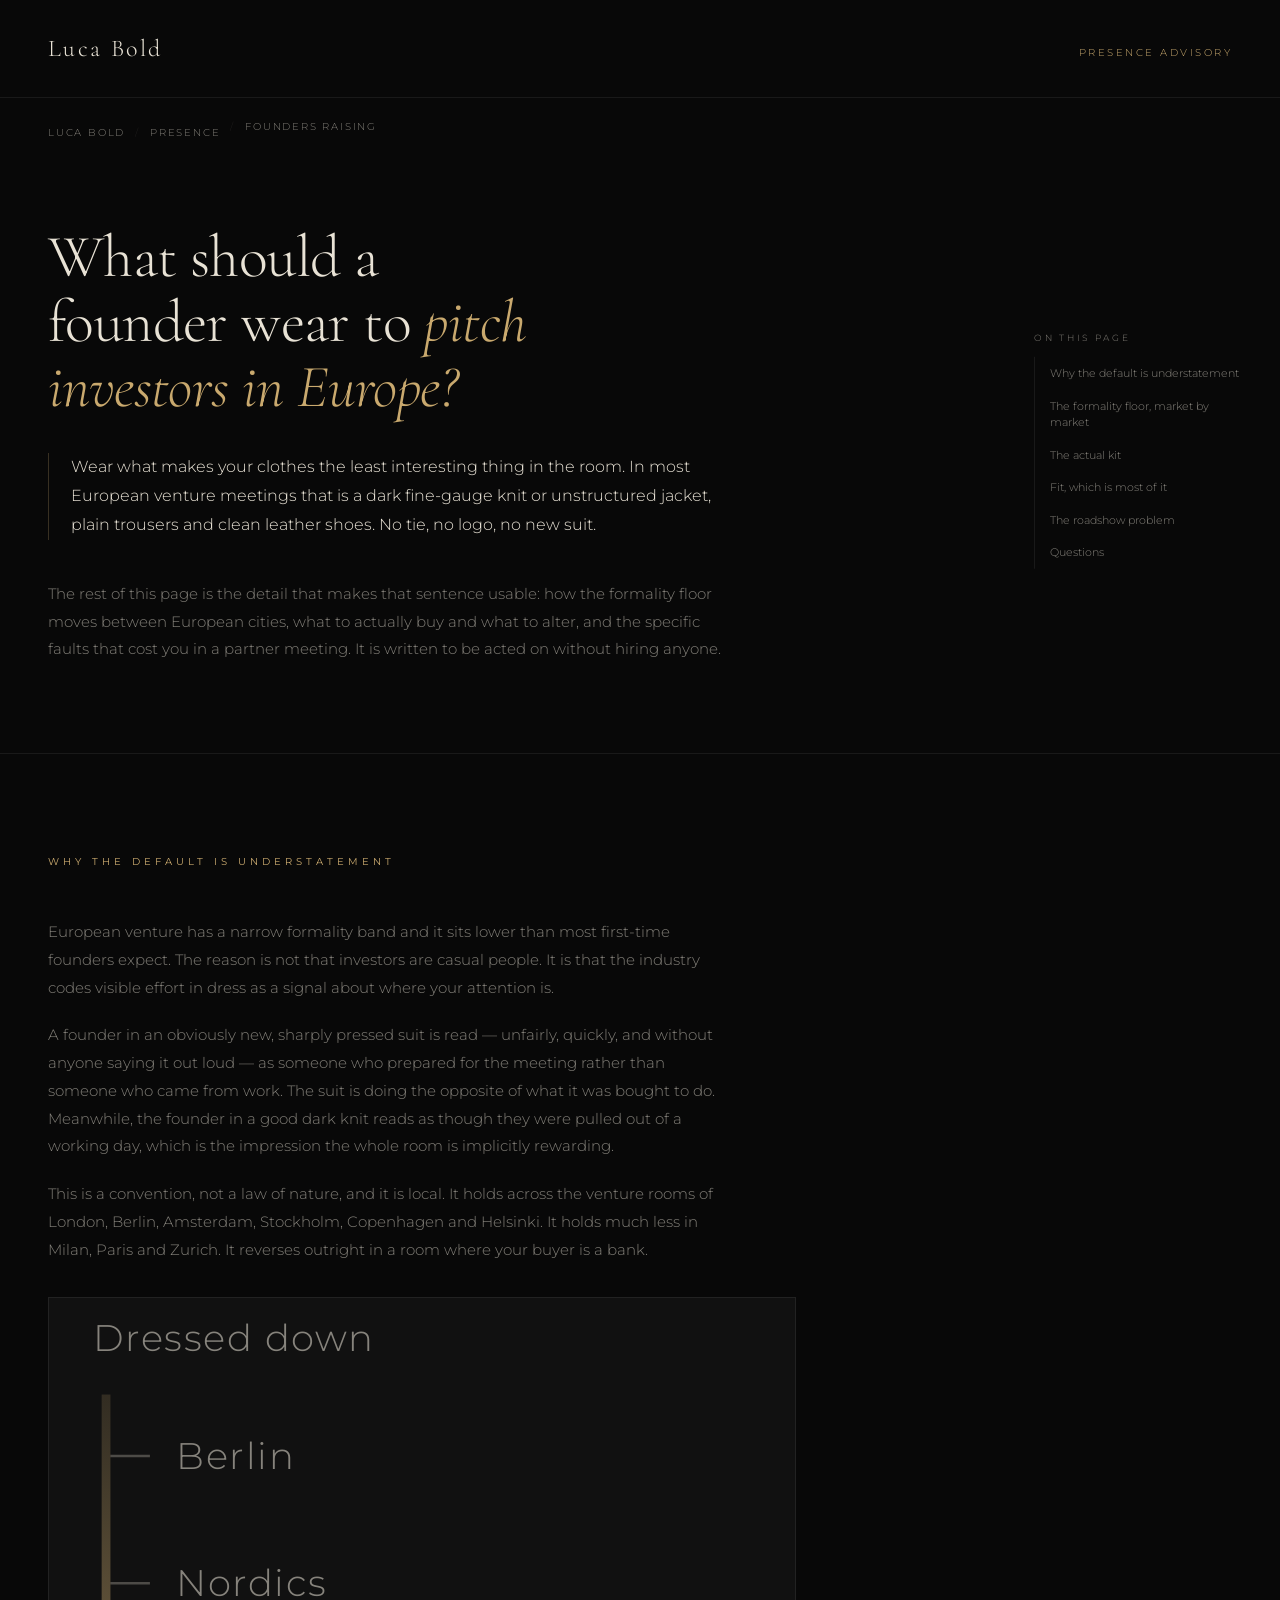
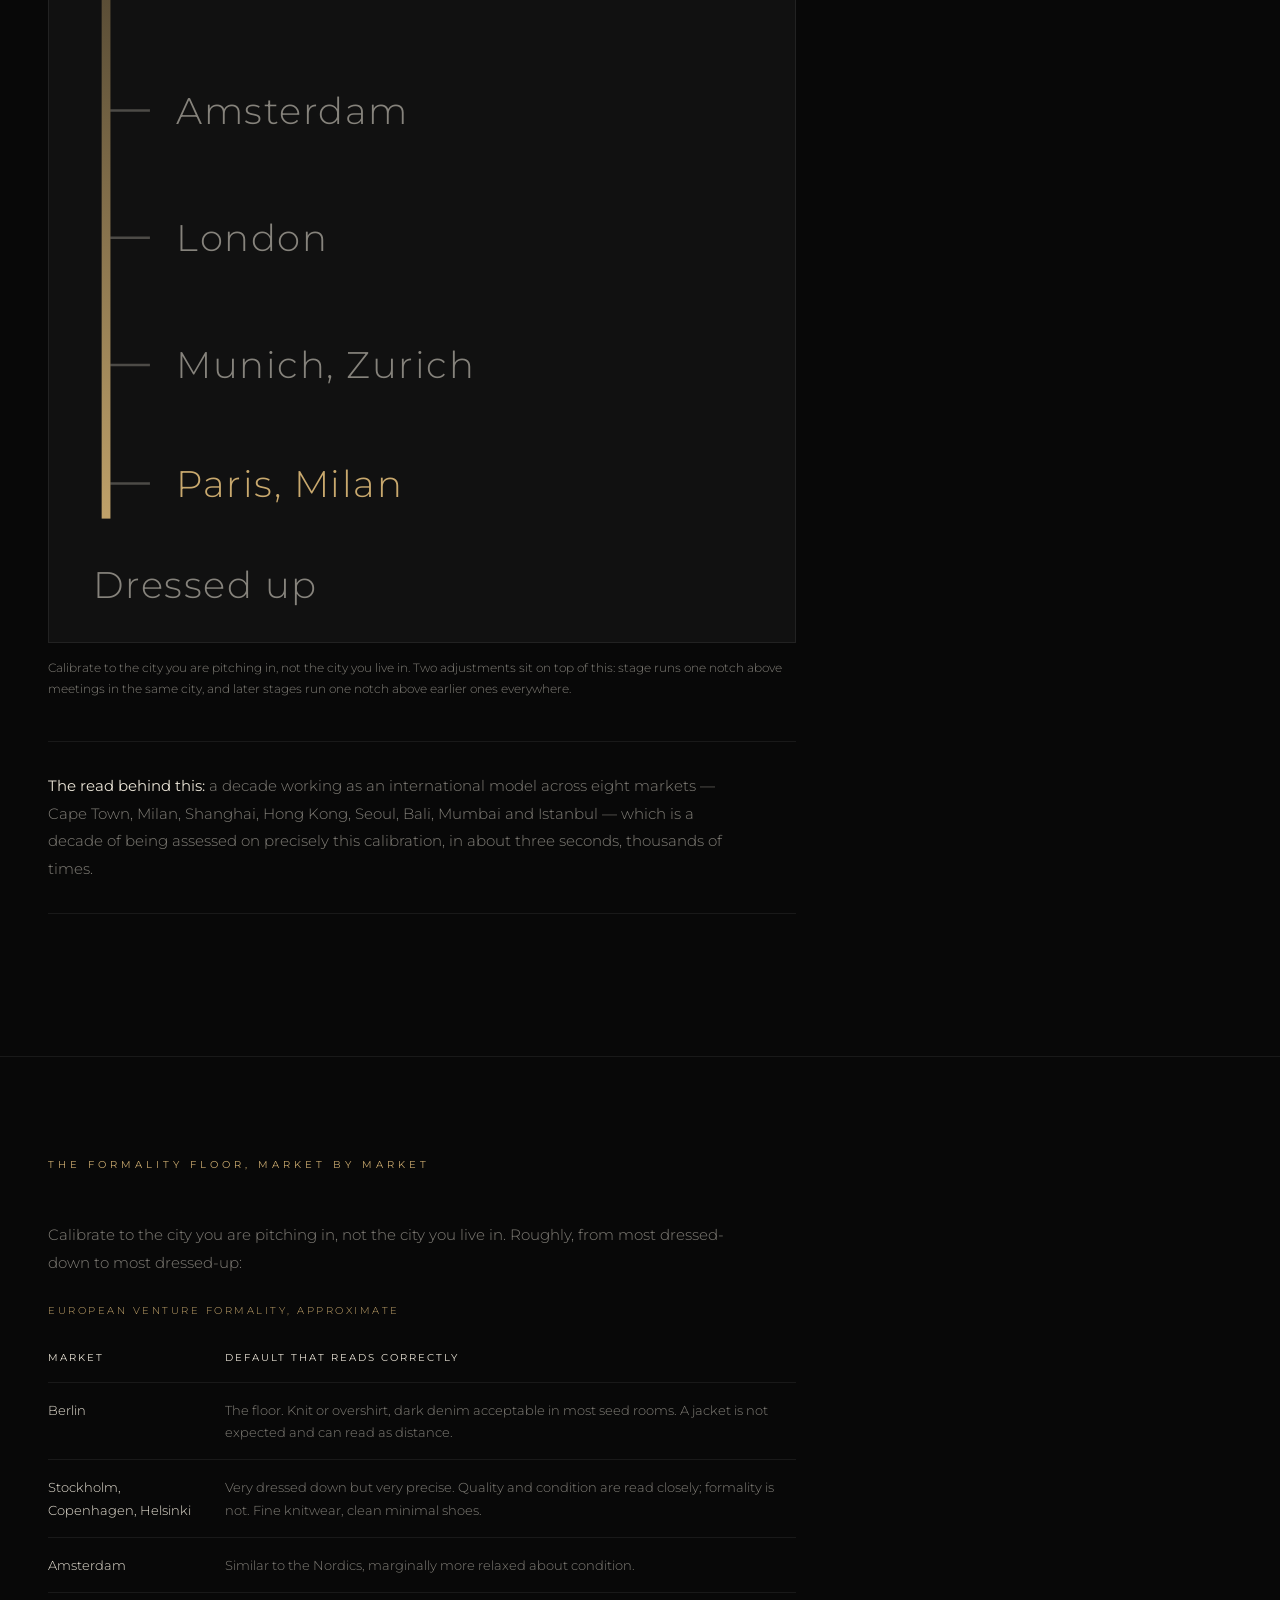
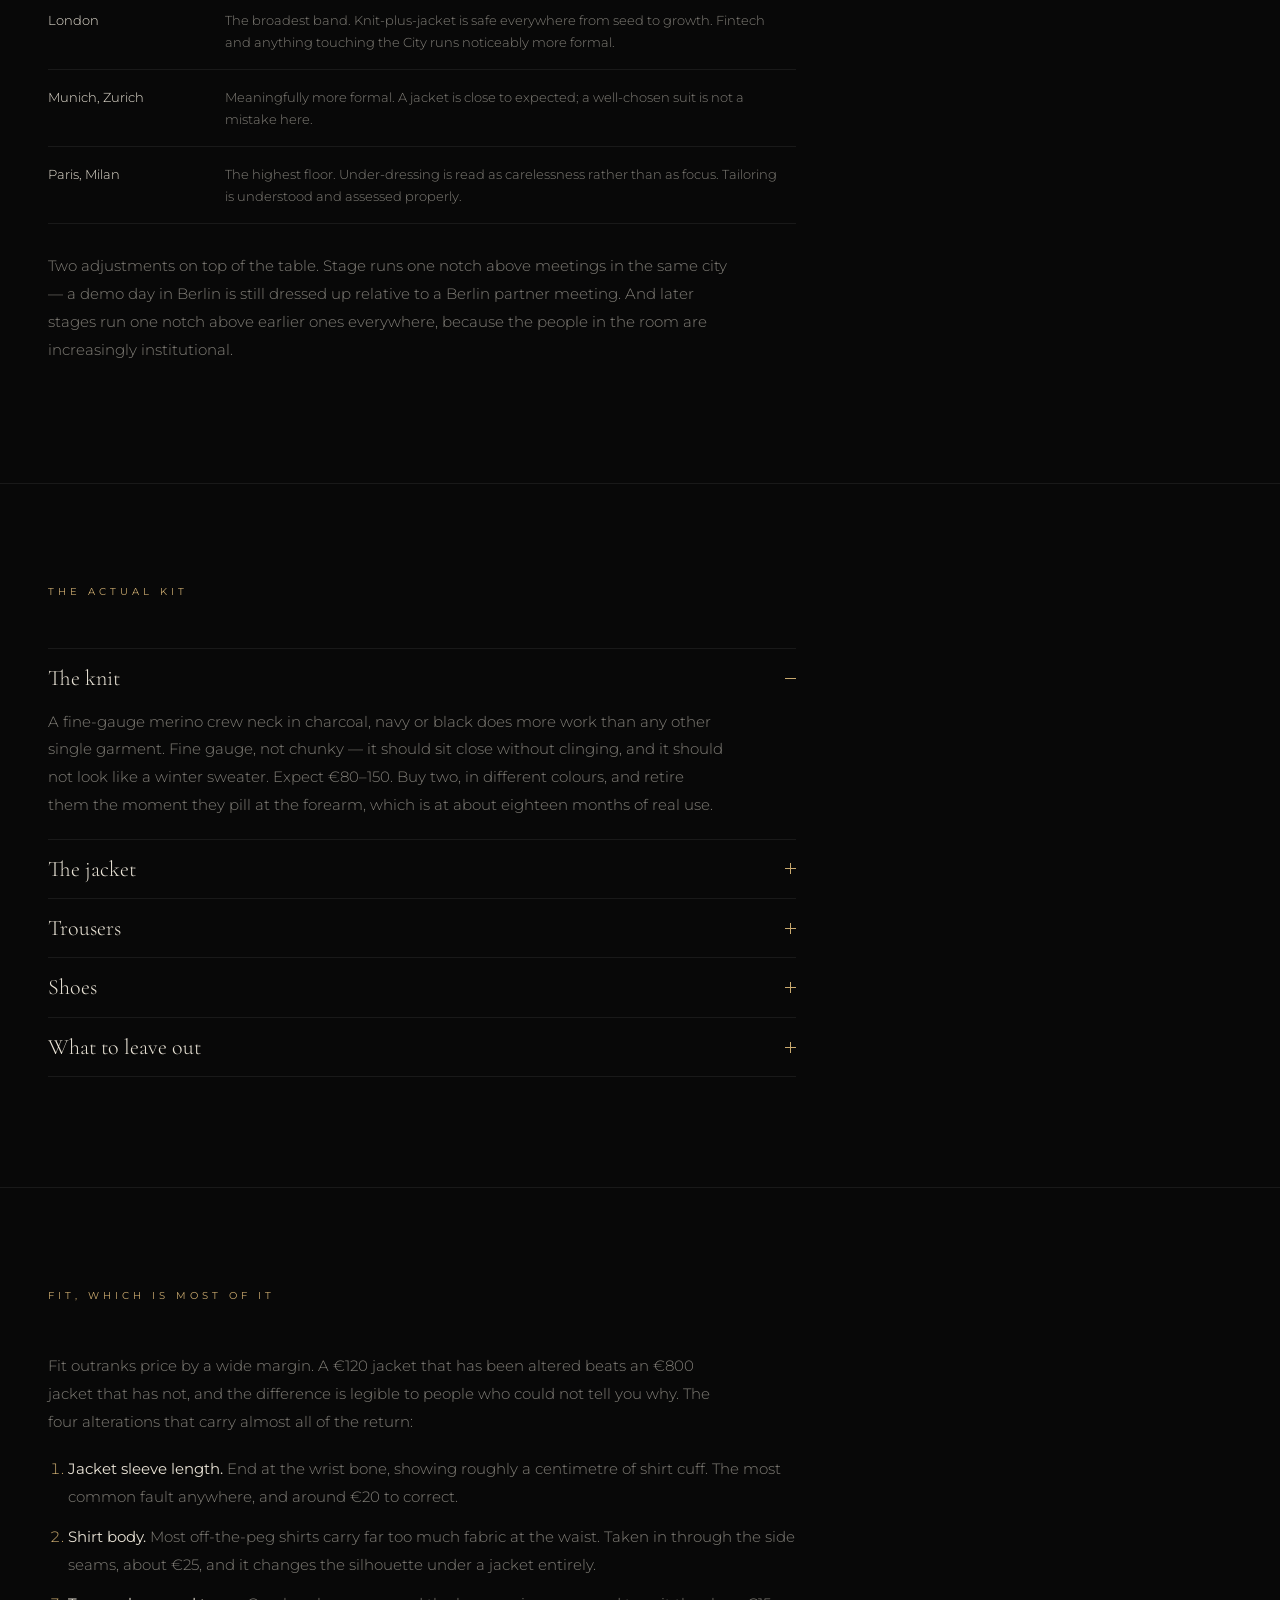
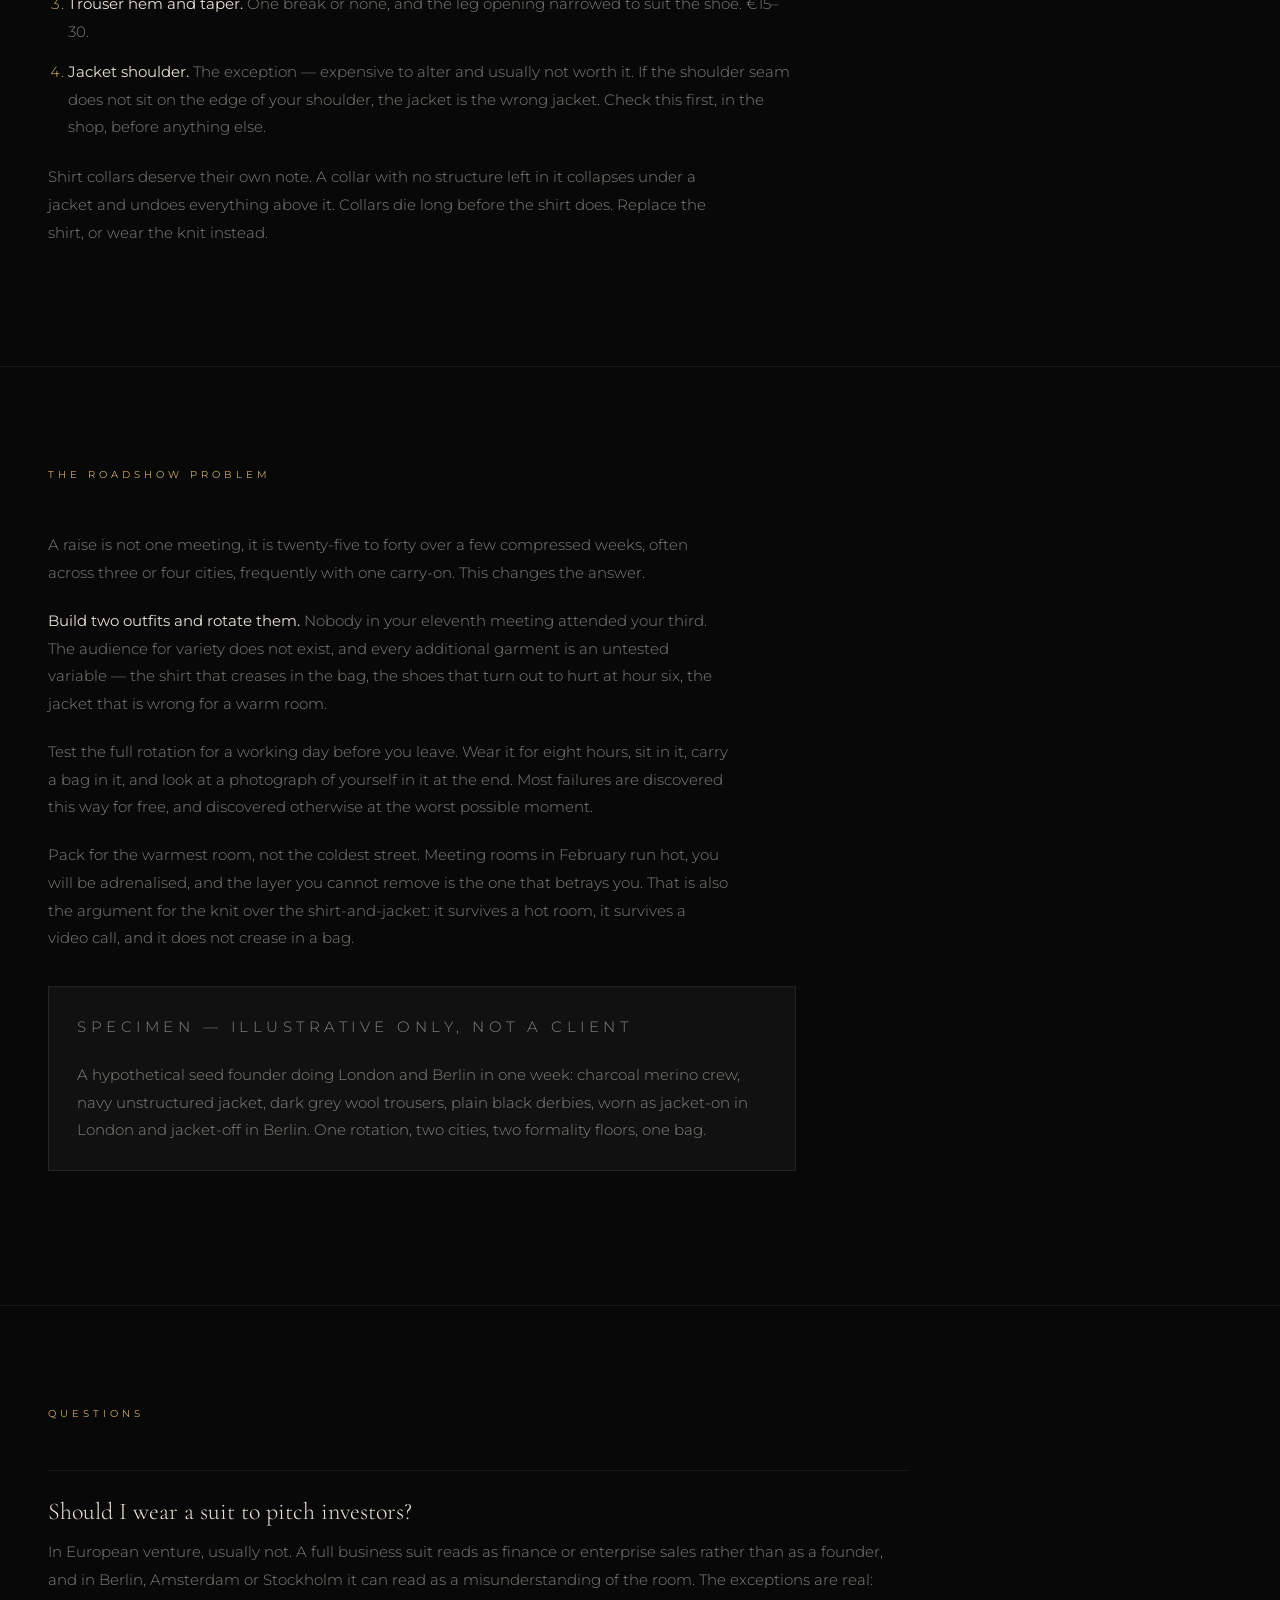
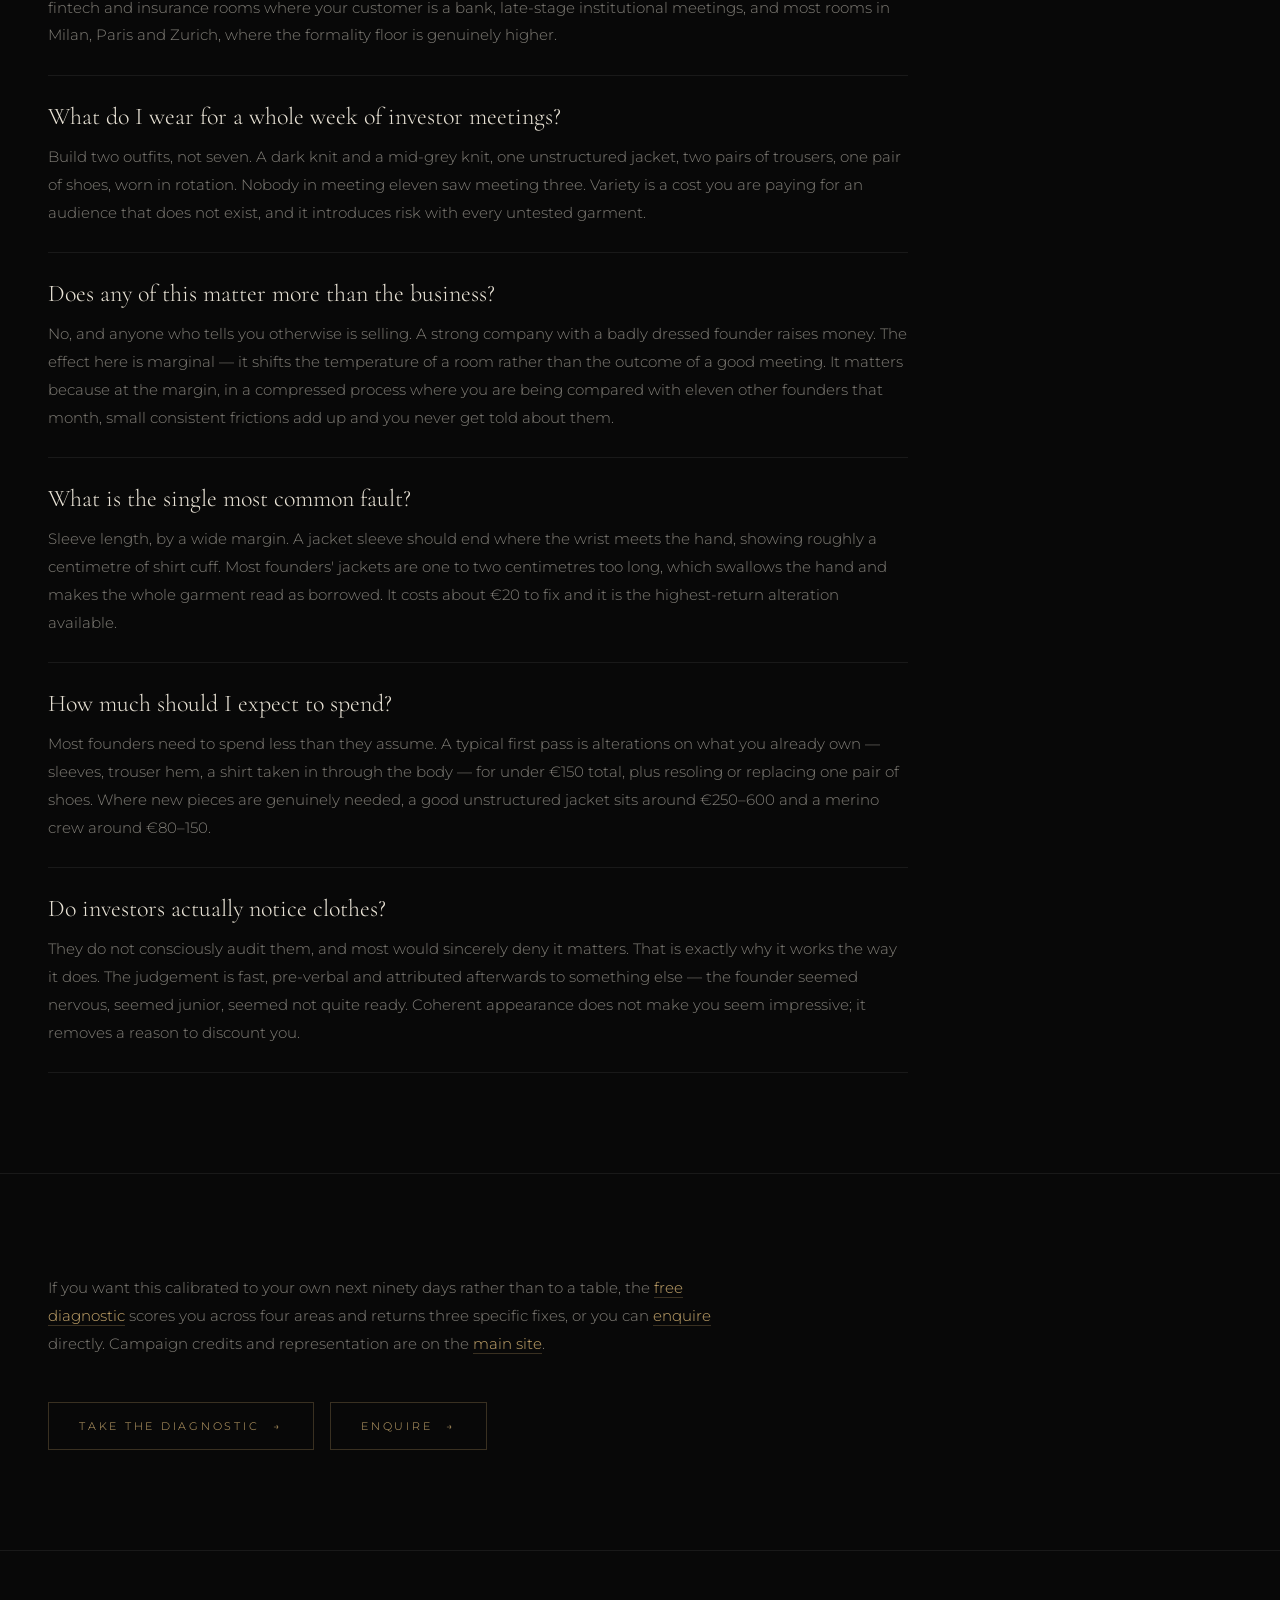
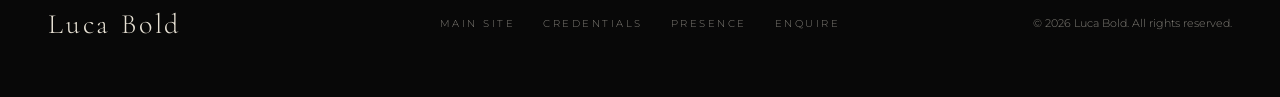
<file: presence/founders-raising/index.html>
<!DOCTYPE html>
<html lang="en">
<head>
<meta charset="utf-8"/>
<meta content="width=device-width, initial-scale=1.0, viewport-fit=cover" name="viewport"/>
<title>What should a founder wear to pitch investors in Europe? — Luca Bold</title>
<!-- Primary meta -->
<meta content="What a founder should wear to pitch investors in Europe: the formality floor market by market, what to buy, what to alter, and the faults that cost you in a partner meeting." name="description"/>
<meta content="index, follow" name="robots"/>
<meta content="index, follow" name="googlebot"/>
<meta content="Guidance on what a startup founder should wear to pitch investors in Europe. Default is a dark fine-gauge knit or unstructured jacket, plain trousers and clean leather shoes, no tie and no new-looking suit. Formality floors differ by market: Berlin and the Nordics lowest, London broad, Munich and Zurich higher, Paris and Milan highest. Fit outranks price; sleeve length is the most common fault. For a roadshow, build two outfits and rotate." name="ai-description"/>
<meta content="Luca Bold" name="author"/>
<!-- Open Graph -->
<meta content="What should a founder wear to pitch investors in Europe?" property="og:title"/>
<meta content="What a founder should wear to pitch investors in Europe: the formality floor market by market, what to buy, what to alter, and the faults that cost you in a partner meeting." property="og:description"/>
<meta content="article" property="og:type"/>
<meta content="https://www.lucabold.com/presence/founders-raising/" property="og:url"/>
<meta content="https://www.lucabold.com/assets/portfolio/luca-bold-headshot-white-shirt.webp" property="og:image"/>
<meta content="Luca Bold" property="og:image:alt"/>
<meta content="Luca Bold" property="og:site_name"/>
<!-- Twitter/X card -->
<meta content="summary_large_image" name="twitter:card"/>
<meta content="What should a founder wear to pitch investors in Europe?" name="twitter:title"/>
<meta content="What a founder should wear to pitch investors in Europe: the formality floor market by market, what to buy, what to alter, and the faults that cost you in a partner meeting." name="twitter:description"/>
<meta content="https://www.lucabold.com/assets/portfolio/luca-bold-headshot-white-shirt.webp" name="twitter:image"/>
<meta content="Luca Bold" name="twitter:image:alt"/>
<link href="https://www.lucabold.com/presence/founders-raising/" rel="canonical"/>
<link href="https://www.lucabold.com/llms.txt" rel="llms" type="text/plain"/>
<link href="https://fonts.googleapis.com" rel="preconnect"/>
<link crossorigin="" href="https://fonts.gstatic.com" rel="preconnect"/>
<link href="https://fonts.googleapis.com/css2?family=Cormorant+Garamond:ital,wght@0,300;0,400;0,600;1,300;1,400&amp;family=Montserrat:wght@200;300;400;500&amp;display=swap" rel="stylesheet"/>
<link href="/assets/presence.css" rel="stylesheet"/>
<script type="application/ld+json">
{
  "@context": "https://schema.org",
  "@graph": [
    {
      "@type": "Service",
      "@id": "https://www.lucabold.com/presence/founders-raising/#service",
      "name": "Presence advisory for founders raising capital",
      "serviceType": "Executive presence advisory",
      "description": "Remote advisory on how a founder is read by investors, calibrated to European venture markets.",
      "provider": {
        "@id": "https://www.lucabold.com/#luca-bold"
      },
      "areaServed": [
        {
          "@type": "City",
          "name": "London"
        },
        {
          "@type": "City",
          "name": "Berlin"
        },
        {
          "@type": "City",
          "name": "Paris"
        },
        {
          "@type": "City",
          "name": "Amsterdam"
        },
        {
          "@type": "City",
          "name": "Stockholm"
        },
        {
          "@type": "City",
          "name": "Copenhagen"
        },
        {
          "@type": "City",
          "name": "Milan"
        },
        {
          "@type": "City",
          "name": "Zurich"
        },
        {
          "@type": "City",
          "name": "Lisbon"
        },
        {
          "@type": "City",
          "name": "Barcelona"
        },
        {
          "@type": "City",
          "name": "Dublin"
        },
        {
          "@type": "City",
          "name": "Helsinki"
        },
        {
          "@type": "City",
          "name": "Munich"
        },
        {
          "@type": "City",
          "name": "Madrid"
        },
        {
          "@type": "Place",
          "name": "Remote, worldwide"
        }
      ],
      "availableChannel": {
        "@type": "ServiceChannel",
        "serviceUrl": "https://www.lucabold.com/presence/enquire/",
        "availableLanguage": {
          "@type": "Language",
          "name": "English"
        }
      },
      "hasOfferCatalog": {
        "@type": "OfferCatalog",
        "name": "Presence advisory engagements",
        "itemListElement": [
          {
            "@type": "Offer",
            "name": "Strategy session",
            "description": "A single 90-minute remote session on one upcoming situation, with a written follow-up.",
            "price": "500",
            "priceCurrency": "EUR",
            "availability": "https://schema.org/InStock"
          },
          {
            "@type": "Offer",
            "name": "Founder Visual Audit",
            "description": "A written assessment of every public image of you, ranked by the damage each one is doing.",
            "price": "1200",
            "priceCurrency": "EUR",
            "availability": "https://schema.org/InStock"
          },
          {
            "@type": "Offer",
            "name": "The Build",
            "description": "A working wardrobe and image system built for a named set of upcoming situations.",
            "price": "3500",
            "priceCurrency": "EUR",
            "availability": "https://schema.org/InStock"
          },
          {
            "@type": "Offer",
            "name": "Three-month engagement",
            "description": "Continuous advisory across a raise, a launch or a leadership transition.",
            "availability": "https://schema.org/InStock"
          },
          {
            "@type": "Offer",
            "name": "Retainer",
            "description": "Ongoing availability for founders and operators with a recurring public schedule.",
            "availability": "https://schema.org/InStock"
          }
        ]
      }
    },
    {
      "@type": "BreadcrumbList",
      "@id": "https://www.lucabold.com/presence/founders-raising/#breadcrumb",
      "itemListElement": [
        {
          "@type": "ListItem",
          "position": 1,
          "name": "Luca Bold",
          "item": "https://www.lucabold.com/"
        },
        {
          "@type": "ListItem",
          "position": 2,
          "name": "Presence",
          "item": "https://www.lucabold.com/presence/"
        },
        {
          "@type": "ListItem",
          "position": 3,
          "name": "Founders raising",
          "item": "https://www.lucabold.com/presence/founders-raising/"
        }
      ]
    },
    {
      "@type": "FAQPage",
      "@id": "https://www.lucabold.com/presence/founders-raising/#faq",
      "mainEntity": [
        {
          "@type": "Question",
          "name": "Should I wear a suit to pitch investors?",
          "acceptedAnswer": {
            "@type": "Answer",
            "text": "In European venture, usually not. A full business suit reads as finance or enterprise sales rather than as a founder, and in Berlin, Amsterdam or Stockholm it can read as a misunderstanding of the room. The exceptions are real: fintech and insurance rooms where your customer is a bank, late-stage institutional meetings, and most rooms in Milan, Paris and Zurich, where the formality floor is genuinely higher."
          }
        },
        {
          "@type": "Question",
          "name": "What do I wear for a whole week of investor meetings?",
          "acceptedAnswer": {
            "@type": "Answer",
            "text": "Build two outfits, not seven. A dark knit and a mid-grey knit, one unstructured jacket, two pairs of trousers, one pair of shoes, worn in rotation. Nobody in meeting eleven saw meeting three. Variety is a cost you are paying for an audience that does not exist, and it introduces risk with every untested garment."
          }
        },
        {
          "@type": "Question",
          "name": "Does any of this matter more than the business?",
          "acceptedAnswer": {
            "@type": "Answer",
            "text": "No, and anyone who tells you otherwise is selling. A strong company with a badly dressed founder raises money. The effect here is marginal — it shifts the temperature of a room rather than the outcome of a good meeting. It matters because at the margin, in a compressed process where you are being compared with eleven other founders that month, small consistent frictions add up and you never get told about them."
          }
        },
        {
          "@type": "Question",
          "name": "What is the single most common fault?",
          "acceptedAnswer": {
            "@type": "Answer",
            "text": "Sleeve length, by a wide margin. A jacket sleeve should end where the wrist meets the hand, showing roughly a centimetre of shirt cuff. Most founders' jackets are one to two centimetres too long, which swallows the hand and makes the whole garment read as borrowed. It costs about €20 to fix and it is the highest-return alteration available."
          }
        },
        {
          "@type": "Question",
          "name": "How much should I expect to spend?",
          "acceptedAnswer": {
            "@type": "Answer",
            "text": "Most founders need to spend less than they assume. A typical first pass is alterations on what you already own — sleeves, trouser hem, a shirt taken in through the body — for under €150 total, plus resoling or replacing one pair of shoes. Where new pieces are genuinely needed, a good unstructured jacket sits around €250–600 and a merino crew around €80–150."
          }
        },
        {
          "@type": "Question",
          "name": "Do investors actually notice clothes?",
          "acceptedAnswer": {
            "@type": "Answer",
            "text": "They do not consciously audit them, and most would sincerely deny it matters. That is exactly why it works the way it does. The judgement is fast, pre-verbal and attributed afterwards to something else — the founder seemed nervous, seemed junior, seemed not quite ready. Coherent appearance does not make you seem impressive; it removes a reason to discount you."
          }
        }
      ]
    },
    {
      "@type": "WebPage",
      "@id": "https://www.lucabold.com/presence/founders-raising/#webpage",
      "url": "https://www.lucabold.com/presence/founders-raising/",
      "name": "What should a founder wear to pitch investors in Europe? — Luca Bold",
      "description": "What a founder should wear to pitch investors in Europe, market by market.",
      "isPartOf": {
        "@id": "https://www.lucabold.com/#website"
      },
      "about": {
        "@id": "https://www.lucabold.com/presence/founders-raising/#service"
      },
      "mainEntity": {
        "@id": "https://www.lucabold.com/presence/founders-raising/#faq"
      },
      "breadcrumb": {
        "@id": "https://www.lucabold.com/presence/founders-raising/#breadcrumb"
      },
      "inLanguage": "en",
      "author": {
        "@id": "https://www.lucabold.com/#luca-bold"
      },
      "publisher": {
        "@id": "https://www.lucabold.com/#luca-bold"
      }
    }
  ]
}
</script>
</head>
<body>
<a class="skip-link" href="#main">Skip to content</a>
<header class="p-masthead">
<a class="p-wordmark" href="/">Luca Bold</a>
<p class="p-masthead-note">Presence advisory</p>
</header>
<nav aria-label="Breadcrumb" class="p-breadcrumb">
<ol>
<li><a href="/">Luca Bold</a></li>
<li><a href="/presence/">Presence</a></li>
<li><span aria-current="page">Founders raising</span></li>
</ol>
</nav>
<main id="main">
<nav class="p-toc" aria-label="On this page">
<p class="p-toc-title">On this page</p>
<ol>
<li><a href="#why">Why the default is understatement</a></li>
<li><a href="#market">The formality floor, market by market</a></li>
<li><a href="#kit">The actual kit</a></li>
<li><a href="#fit">Fit, which is most of it</a></li>
<li><a href="#road">The roadshow problem</a></li>
<li><a href="#faq">Questions</a></li>
</ol>
</nav>
<section class="p-hero">
<h1>What should a founder wear to <em>pitch investors in Europe?</em></h1>
<p class="p-answer">Wear what makes your clothes the least interesting thing in the room. In most European venture meetings that is a dark fine-gauge knit or unstructured jacket, plain trousers and clean leather shoes. No tie, no logo, no new suit.</p>
<p class="p-standfirst">The rest of this page is the detail that makes that sentence usable: how the formality floor moves between European cities, what to actually buy and what to alter, and the specific faults that cost you in a partner meeting. It is written to be acted on without hiring anyone.</p>
</section>

<section class="section" id="why">
<h2 class="section-label" id="why-label">Why the default is understatement</h2>
<div class="p-body p-measure" aria-labelledby="why-label">
<p>European venture has a narrow formality band and it sits lower than most first-time founders expect. The reason is not that investors are casual people. It is that the industry codes visible effort in dress as a signal about where your attention is.</p>
<p>A founder in an obviously new, sharply pressed suit is read &#8212; unfairly, quickly, and without anyone saying it out loud &#8212; as someone who prepared for the meeting rather than someone who came from work. The suit is doing the opposite of what it was bought to do. Meanwhile, the founder in a good dark knit reads as though they were pulled out of a working day, which is the impression the whole room is implicitly rewarding.</p>
<p>This is a convention, not a law of nature, and it is local. It holds across the venture rooms of London, Berlin, Amsterdam, Stockholm, Copenhagen and Helsinki. It holds much less in Milan, Paris and Zurich. It reverses outright in a room where your buyer is a bank.</p>
<figure class="p-figure">
<div class="p-figure-frame">
<svg viewBox="0 0 340 430" role="img" aria-labelledby="fig-form-t" xmlns="http://www.w3.org/2000/svg">
<title id="fig-form-t">The European venture formality floor, from most dressed down to most dressed up: Berlin, the Nordics, Amsterdam, London, Munich and Zurich, then Paris and Milan.</title>
<defs>
<linearGradient id="dgFormality" x1="0" y1="0" x2="0" y2="1">
<stop offset="0" stop-color="#c9a96e" stop-opacity="0.18"/>
<stop offset="1" stop-color="#c9a96e" stop-opacity="0.95"/>
</linearGradient>
</defs>
<text class="dg-text" x="20" y="24">Dressed down</text>
<rect x="24" y="44" width="4" height="330" fill="url(#dgFormality)"/>
<line class="dg-edge" x1="28" y1="72" x2="46" y2="72"/>
<text class="dg-text" x="58" y="78">Berlin</text>
<line class="dg-edge" x1="28" y1="130" x2="46" y2="130"/>
<text class="dg-text" x="58" y="136">Nordics</text>
<line class="dg-edge" x1="28" y1="188" x2="46" y2="188"/>
<text class="dg-text" x="58" y="194">Amsterdam</text>
<line class="dg-edge" x1="28" y1="246" x2="46" y2="246"/>
<text class="dg-text" x="58" y="252">London</text>
<line class="dg-edge" x1="28" y1="304" x2="46" y2="304"/>
<text class="dg-text" x="58" y="310">Munich, Zurich</text>
<line class="dg-edge" x1="28" y1="358" x2="46" y2="358"/>
<text class="dg-text dg-text-key" x="58" y="364">Paris, Milan</text>
<text class="dg-text" x="20" y="410">Dressed up</text>
</svg>
</div>
<figcaption>Calibrate to the city you are pitching in, not the city you live in. Two adjustments sit on top of this: stage runs one notch above meetings in the same city, and later stages run one notch above earlier ones everywhere.</figcaption>
</figure>
<div class="p-cred">
<p><strong>The read behind this:</strong> a decade working as an international model across eight markets &#8212; Cape Town, Milan, Shanghai, Hong Kong, Seoul, Bali, Mumbai and Istanbul &#8212; which is a decade of being assessed on precisely this calibration, in about three seconds, thousands of times.</p>
</div>
</div>
</section>

<section class="section" id="market">
<h2 class="section-label" id="market-label">The formality floor, market by market</h2>
<div class="p-body p-measure" aria-labelledby="market-label">
<p>Calibrate to the city you are pitching in, not the city you live in. Roughly, from most dressed-down to most dressed-up:</p>
<table class="p-table">
<caption>European venture formality, approximate</caption>
<thead>
<tr><th scope="col">Market</th><th scope="col">Default that reads correctly</th></tr>
</thead>
<tbody>
<tr><td>Berlin</td><td>The floor. Knit or overshirt, dark denim acceptable in most seed rooms. A jacket is not expected and can read as distance.</td></tr>
<tr><td>Stockholm, Copenhagen, Helsinki</td><td>Very dressed down but very precise. Quality and condition are read closely; formality is not. Fine knitwear, clean minimal shoes.</td></tr>
<tr><td>Amsterdam</td><td>Similar to the Nordics, marginally more relaxed about condition.</td></tr>
<tr><td>London</td><td>The broadest band. Knit-plus-jacket is safe everywhere from seed to growth. Fintech and anything touching the City runs noticeably more formal.</td></tr>
<tr><td>Munich, Zurich</td><td>Meaningfully more formal. A jacket is close to expected; a well-chosen suit is not a mistake here.</td></tr>
<tr><td>Paris, Milan</td><td>The highest floor. Under-dressing is read as carelessness rather than as focus. Tailoring is understood and assessed properly.</td></tr>
</tbody>
</table>
<p>Two adjustments on top of the table. Stage runs one notch above meetings in the same city &#8212; a demo day in Berlin is still dressed up relative to a Berlin partner meeting. And later stages run one notch above earlier ones everywhere, because the people in the room are increasingly institutional.</p>
</div>
</section>

<section class="section" id="kit">
<h2 class="section-label" id="kit-label">The actual kit</h2>
<div class="p-body p-measure" aria-labelledby="kit-label">
<div class="p-accordion">
<details class="p-detail" open>
<summary><h3>The knit</h3><span class="p-detail-mark" aria-hidden="true"></span></summary>
<div class="p-detail-body">
<p>A fine-gauge merino crew neck in charcoal, navy or black does more work than any other single garment. Fine gauge, not chunky &#8212; it should sit close without clinging, and it should not look like a winter sweater. Expect &#8364;80&#8211;150. Buy two, in different colours, and retire them the moment they pill at the forearm, which is at about eighteen months of real use.</p>
</div>
</details>
<details class="p-detail">
<summary><h3>The jacket</h3><span class="p-detail-mark" aria-hidden="true"></span></summary>
<div class="p-detail-body">
<p>Unstructured or lightly structured, meaning minimal shoulder padding and a soft chest. Navy, charcoal or a muted earth tone. It should look like something you wear, not something you were issued. &#8364;250&#8211;600 buys something that survives a roadshow. Avoid: sheen, visible branding, patch pockets on anything formal, and anything with a contrasting collar.</p>
</div>
</details>
<details class="p-detail">
<summary><h3>Trousers</h3><span class="p-detail-mark" aria-hidden="true"></span></summary>
<div class="p-detail-body">
<p>Plain, dark, flat-fronted, breaking once on the shoe or not at all. Wool or a wool blend for anything above the Nordic floor; a good chino below it. Denim only where the table above says so, and then only dark, undistressed and well-fitted.</p>
</div>
</details>
<details class="p-detail">
<summary><h3>Shoes</h3><span class="p-detail-mark" aria-hidden="true"></span></summary>
<div class="p-detail-body">
<p>This is where founders lose the most for the least reason. One pair of clean, plain leather shoes &#8212; a derby, a loafer, or a minimal leather sneaker in the dressed-down markets. No square toes, no visible logos, no runners. Get them resoled before the roadshow rather than after it. A worn heel is visible from across a table and reads as disorder.</p>
</div>
</details>
<details class="p-detail">
<summary><h3>What to leave out</h3><span class="p-detail-mark" aria-hidden="true"></span></summary>
<div class="p-detail-body">
<ul>
<li>Ties, unless your buyer is a bank or a government.</li>
<li>Company-branded anything. Your own logo on your own chest at your own pitch reads as a costume.</li>
<li>Smart watches for anything photographed. They date the image within two years.</li>
<li>Backpacks in a partner meeting. A simple soft briefcase or nothing.</li>
</ul>
</div>
</details>
</div>
</div>
</section>

<section class="section" id="fit">
<h2 class="section-label" id="fit-label">Fit, which is most of it</h2>
<div class="p-body p-measure" aria-labelledby="fit-label">
<p>Fit outranks price by a wide margin. A &#8364;120 jacket that has been altered beats an &#8364;800 jacket that has not, and the difference is legible to people who could not tell you why. The four alterations that carry almost all of the return:</p>
<ol>
<li><strong>Jacket sleeve length.</strong> End at the wrist bone, showing roughly a centimetre of shirt cuff. The most common fault anywhere, and around &#8364;20 to correct.</li>
<li><strong>Shirt body.</strong> Most off-the-peg shirts carry far too much fabric at the waist. Taken in through the side seams, about &#8364;25, and it changes the silhouette under a jacket entirely.</li>
<li><strong>Trouser hem and taper.</strong> One break or none, and the leg opening narrowed to suit the shoe. &#8364;15&#8211;30.</li>
<li><strong>Jacket shoulder.</strong> The exception &#8212; expensive to alter and usually not worth it. If the shoulder seam does not sit on the edge of your shoulder, the jacket is the wrong jacket. Check this first, in the shop, before anything else.</li>
</ol>
<p>Shirt collars deserve their own note. A collar with no structure left in it collapses under a jacket and undoes everything above it. Collars die long before the shirt does. Replace the shirt, or wear the knit instead.</p>
</div>
</section>

<section class="section" id="road">
<h2 class="section-label" id="road-label">The roadshow problem</h2>
<div class="p-body p-measure" aria-labelledby="road-label">
<p>A raise is not one meeting, it is twenty-five to forty over a few compressed weeks, often across three or four cities, frequently with one carry-on. This changes the answer.</p>
<p><strong>Build two outfits and rotate them.</strong> Nobody in your eleventh meeting attended your third. The audience for variety does not exist, and every additional garment is an untested variable &#8212; the shirt that creases in the bag, the shoes that turn out to hurt at hour six, the jacket that is wrong for a warm room.</p>
<p>Test the full rotation for a working day before you leave. Wear it for eight hours, sit in it, carry a bag in it, and look at a photograph of yourself in it at the end. Most failures are discovered this way for free, and discovered otherwise at the worst possible moment.</p>
<p>Pack for the warmest room, not the coldest street. Meeting rooms in February run hot, you will be adrenalised, and the layer you cannot remove is the one that betrays you. That is also the argument for the knit over the shirt-and-jacket: it survives a hot room, it survives a video call, and it does not crease in a bag.</p>
<div class="p-callout p-specimen">
<p class="p-specimen-label">Specimen &#8212; illustrative only, not a client</p>
<p>A hypothetical seed founder doing London and Berlin in one week: charcoal merino crew, navy unstructured jacket, dark grey wool trousers, plain black derbies, worn as jacket-on in London and jacket-off in Berlin. One rotation, two cities, two formality floors, one bag.</p>
</div>
</div>
</section>

<section class="section" id="faq">
<h2 class="section-label" id="faq-label">Questions</h2>
<div class="faq-list">
<div class="faq-item">
<h3>Should I wear a suit to pitch investors?</h3>
<p>In European venture, usually not. A full business suit reads as finance or enterprise sales rather than as a founder, and in Berlin, Amsterdam or Stockholm it can read as a misunderstanding of the room. The exceptions are real: fintech and insurance rooms where your customer is a bank, late-stage institutional meetings, and most rooms in Milan, Paris and Zurich, where the formality floor is genuinely higher.</p>
</div>
<div class="faq-item">
<h3>What do I wear for a whole week of investor meetings?</h3>
<p>Build two outfits, not seven. A dark knit and a mid-grey knit, one unstructured jacket, two pairs of trousers, one pair of shoes, worn in rotation. Nobody in meeting eleven saw meeting three. Variety is a cost you are paying for an audience that does not exist, and it introduces risk with every untested garment.</p>
</div>
<div class="faq-item">
<h3>Does any of this matter more than the business?</h3>
<p>No, and anyone who tells you otherwise is selling. A strong company with a badly dressed founder raises money. The effect here is marginal — it shifts the temperature of a room rather than the outcome of a good meeting. It matters because at the margin, in a compressed process where you are being compared with eleven other founders that month, small consistent frictions add up and you never get told about them.</p>
</div>
<div class="faq-item">
<h3>What is the single most common fault?</h3>
<p>Sleeve length, by a wide margin. A jacket sleeve should end where the wrist meets the hand, showing roughly a centimetre of shirt cuff. Most founders' jackets are one to two centimetres too long, which swallows the hand and makes the whole garment read as borrowed. It costs about €20 to fix and it is the highest-return alteration available.</p>
</div>
<div class="faq-item">
<h3>How much should I expect to spend?</h3>
<p>Most founders need to spend less than they assume. A typical first pass is alterations on what you already own — sleeves, trouser hem, a shirt taken in through the body — for under €150 total, plus resoling or replacing one pair of shoes. Where new pieces are genuinely needed, a good unstructured jacket sits around €250–600 and a merino crew around €80–150.</p>
</div>
<div class="faq-item">
<h3>Do investors actually notice clothes?</h3>
<p>They do not consciously audit them, and most would sincerely deny it matters. That is exactly why it works the way it does. The judgement is fast, pre-verbal and attributed afterwards to something else — the founder seemed nervous, seemed junior, seemed not quite ready. Coherent appearance does not make you seem impressive; it removes a reason to discount you.</p>
</div>
</div>
</section>

<section class="section">
<div class="p-body p-measure">
<p>If you want this calibrated to your own next ninety days rather than to a table, the <a href="/presence/read/">free diagnostic</a> scores you across four areas and returns three specific fixes, or you can <a href="/presence/enquire/">enquire</a> directly. Campaign credits and representation are on the <a href="/#work">main site</a>.</p>
<div class="p-actions">
<a class="btn" href="/presence/read/"><span>Take the diagnostic</span><span class="btn-arrow" aria-hidden="true">&#8594;</span></a>
<a class="btn" href="/presence/enquire/"><span>Enquire</span><span class="btn-arrow" aria-hidden="true">&#8594;</span></a>
</div>
</div>
</section>
</main>
<footer role="contentinfo">
<div class="footer-logo">Luca Bold</div>
<nav aria-label="Footer navigation">
<ul class="footer-links">
<li><a href="/">Main site</a></li>
<li><a href="/#work">Credentials</a></li>
<li><a href="/presence/">Presence</a></li>
<li><a href="/presence/enquire/">Enquire</a></li>
</ul>
</nav>
<p class="footer-copy">&#169; 2026 Luca Bold. All rights reserved.</p>
</footer>
<script src="/assets/presence.js" defer></script>
</body>
</html>
</file>
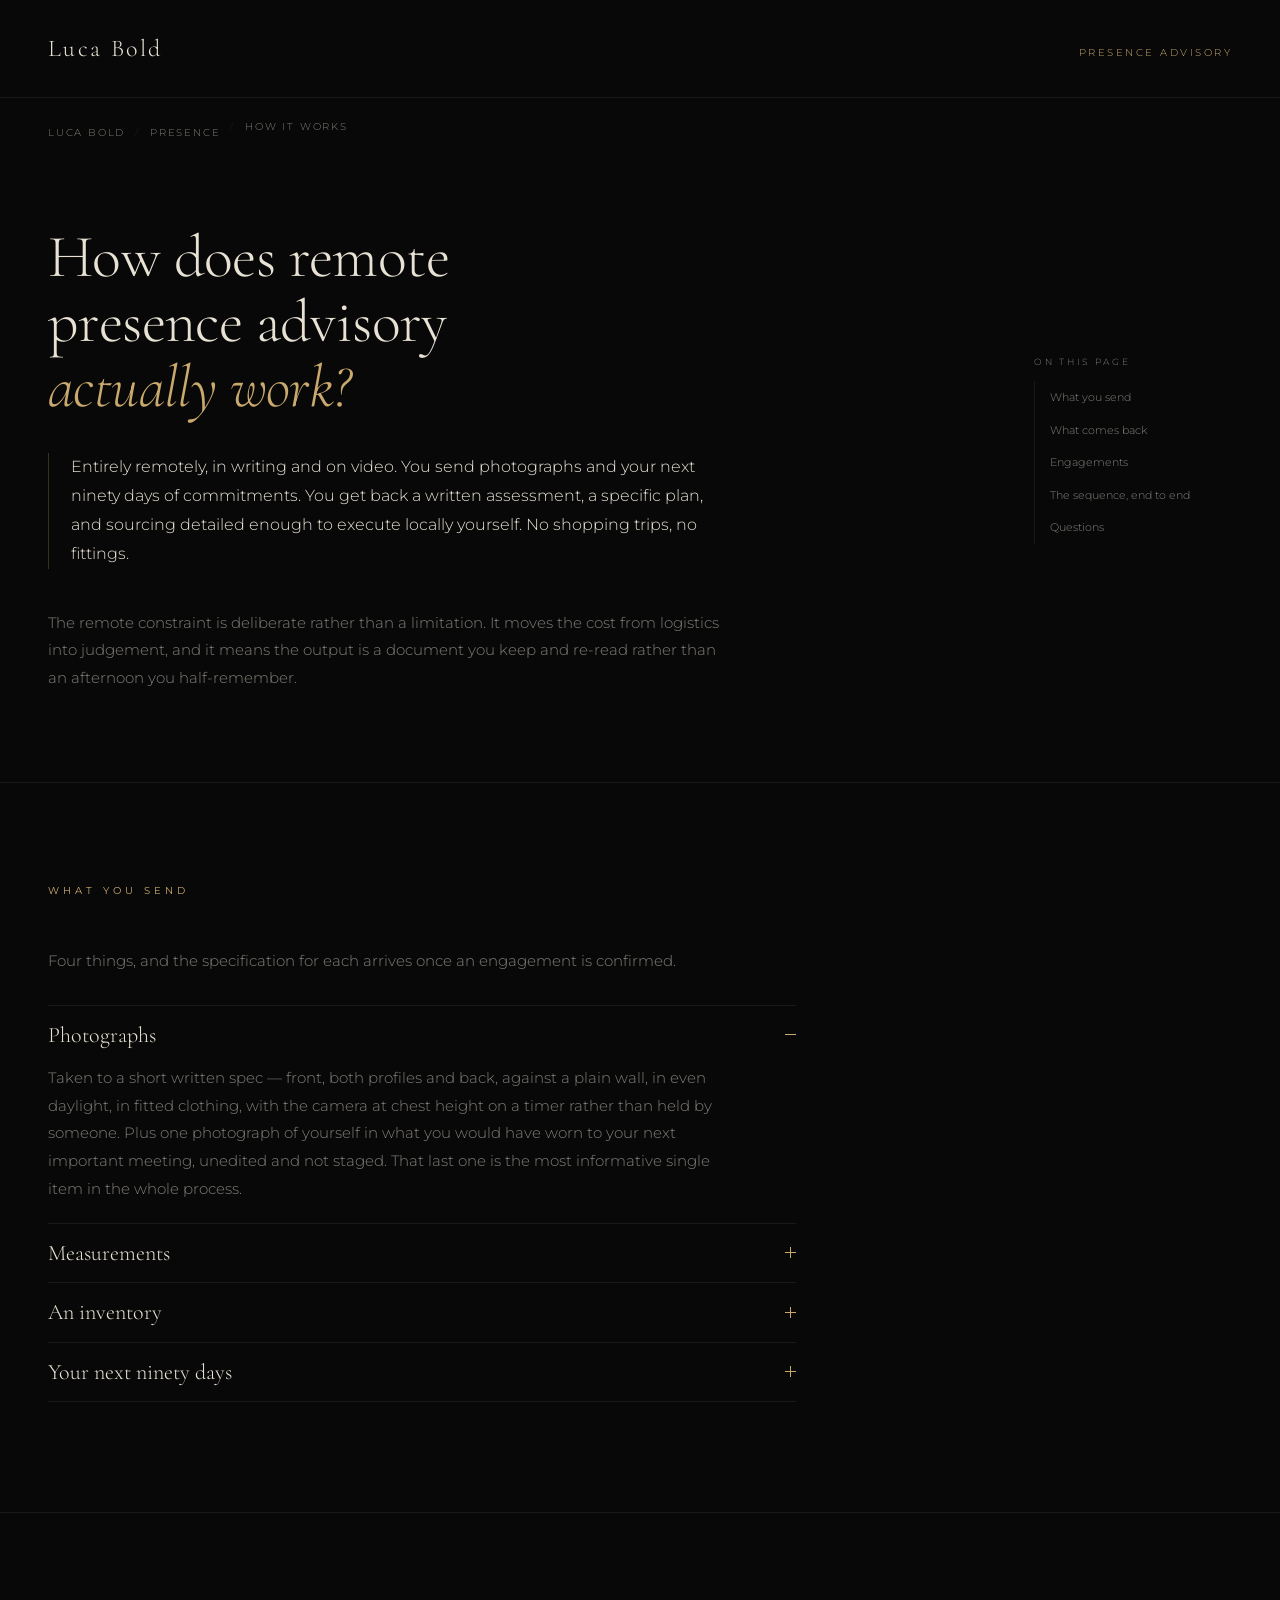
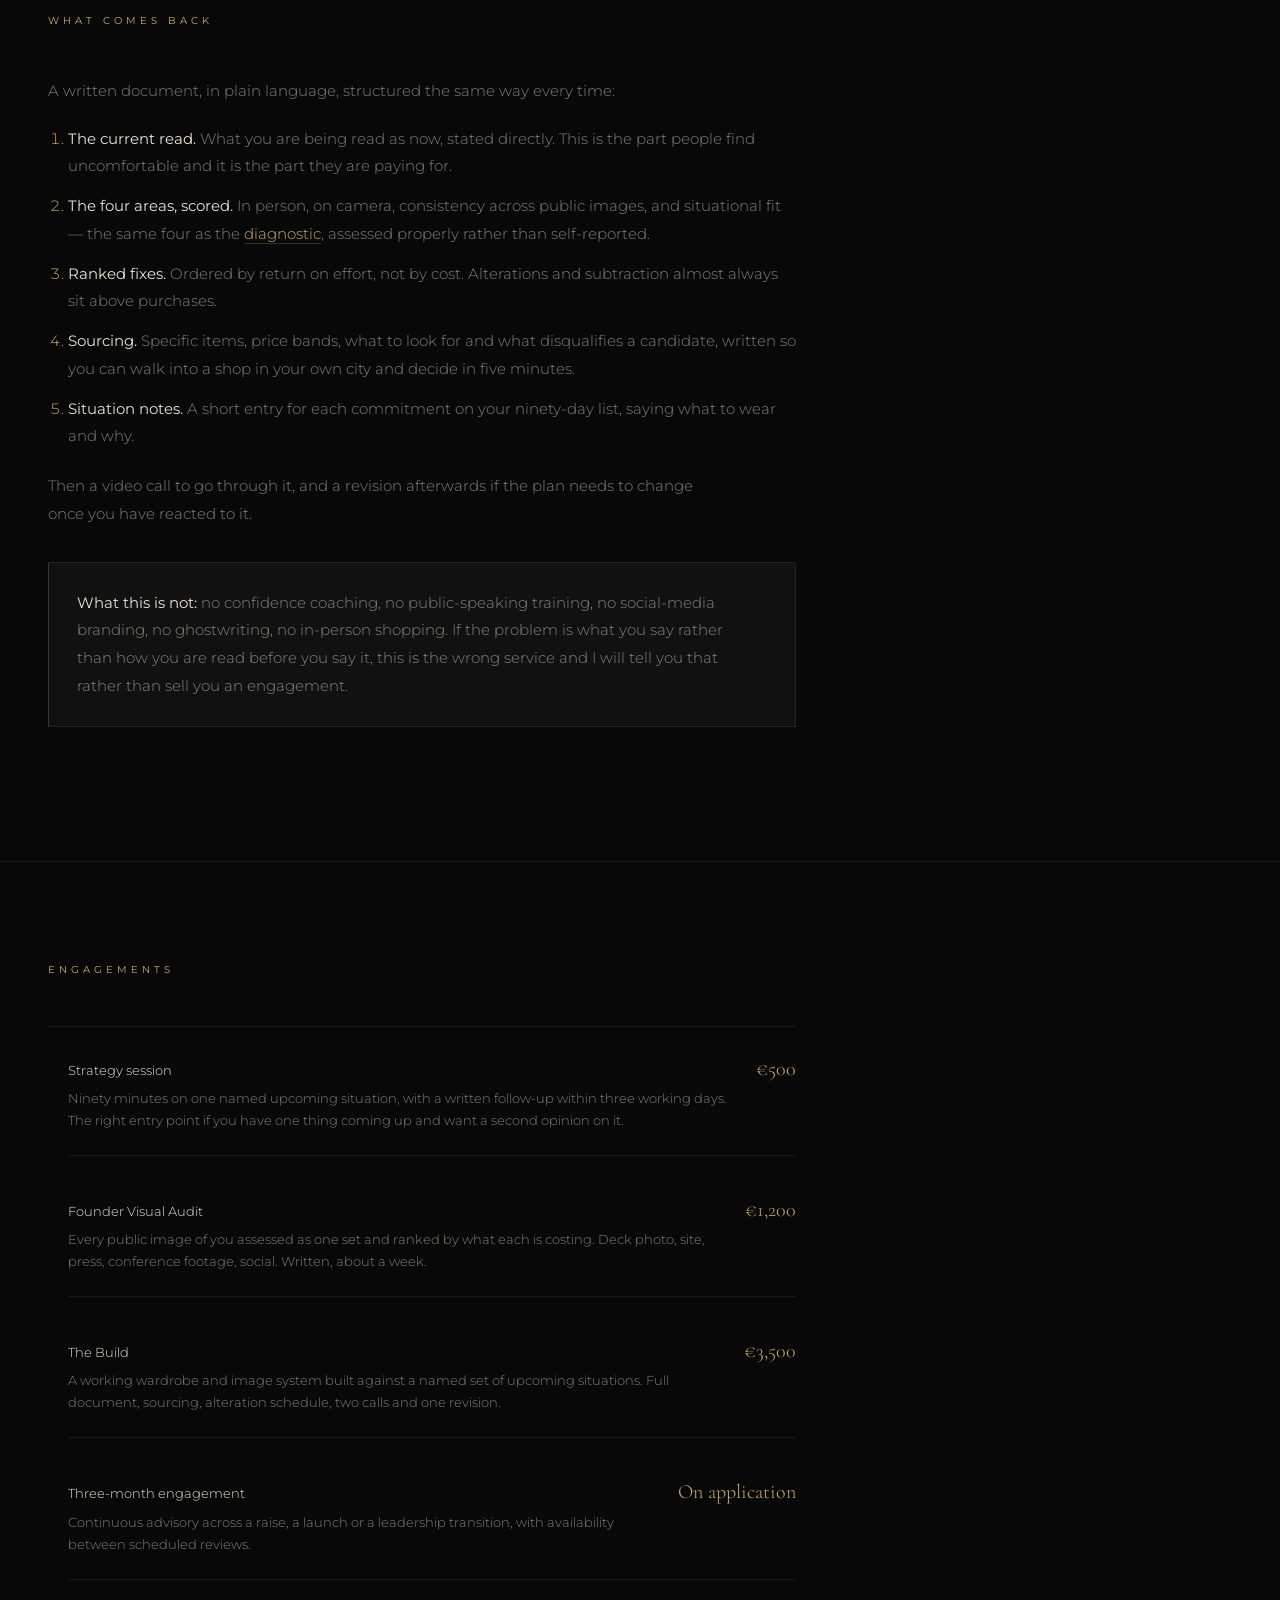
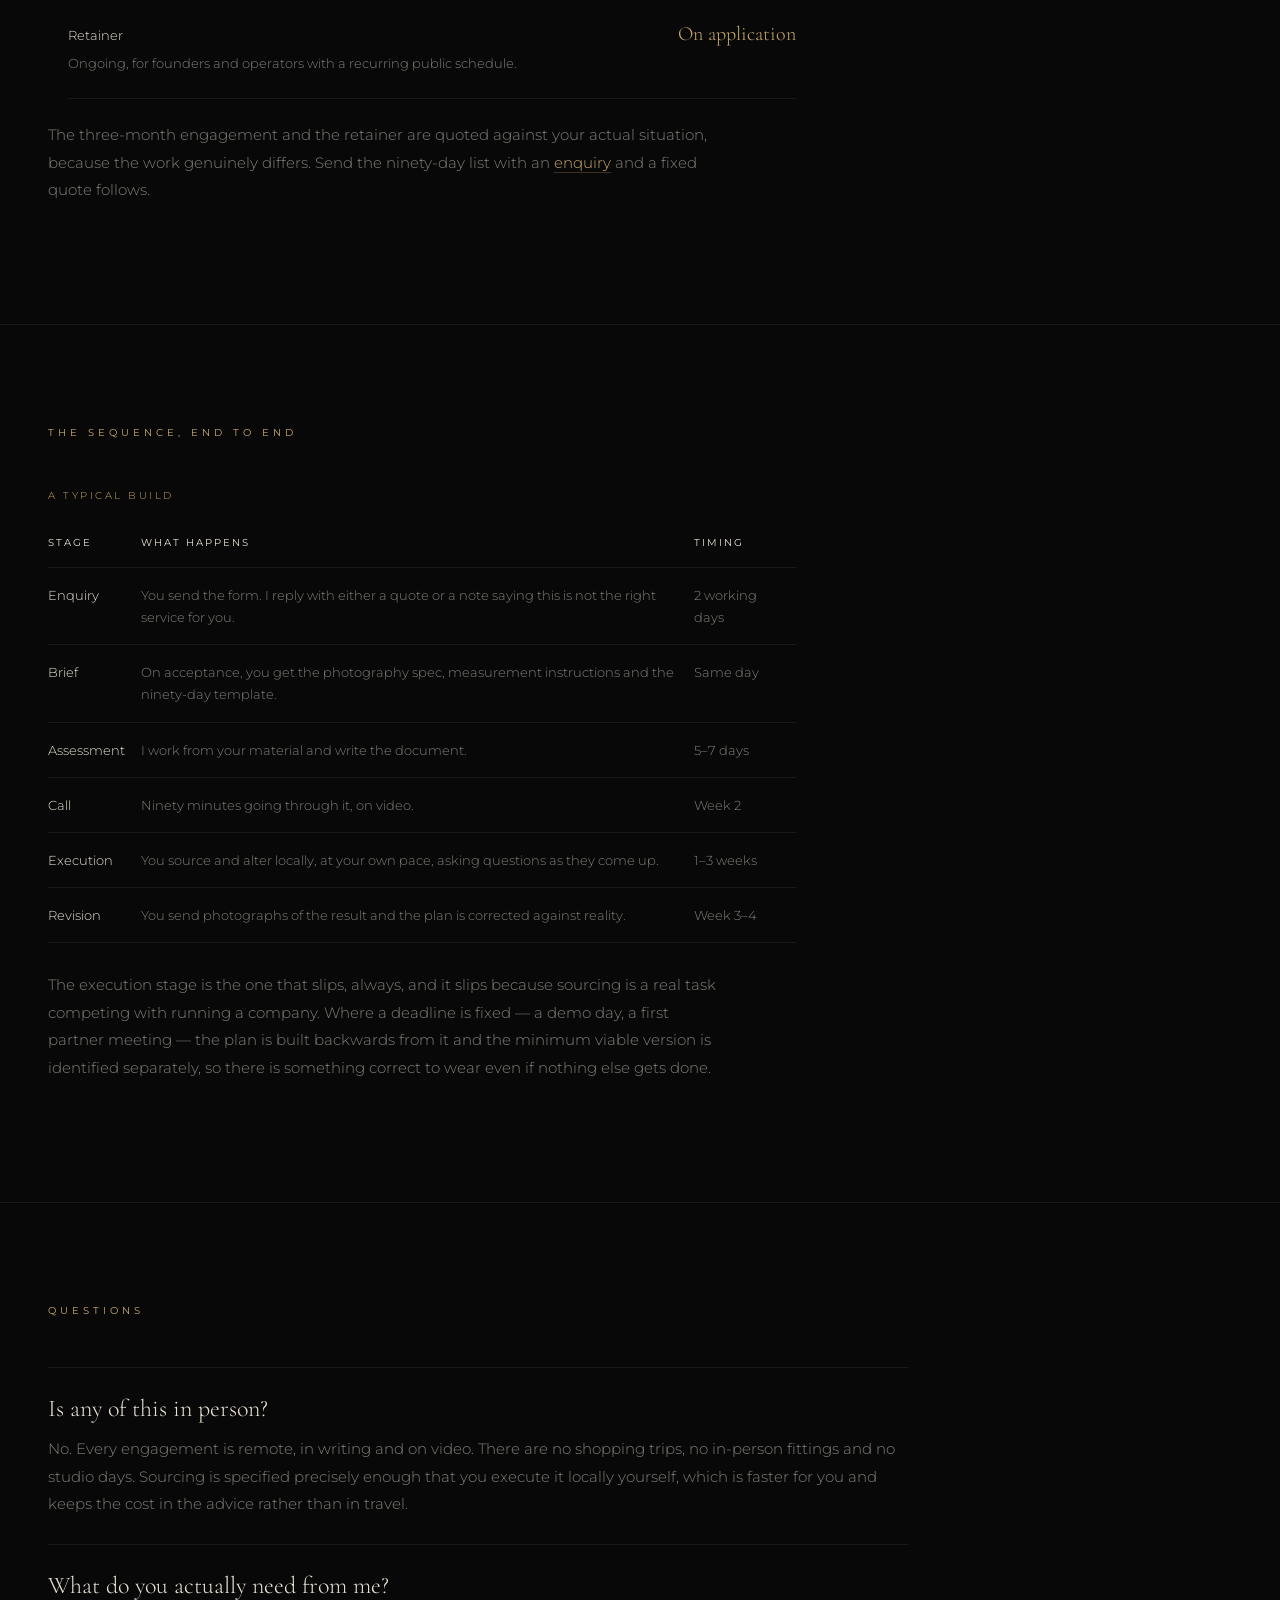
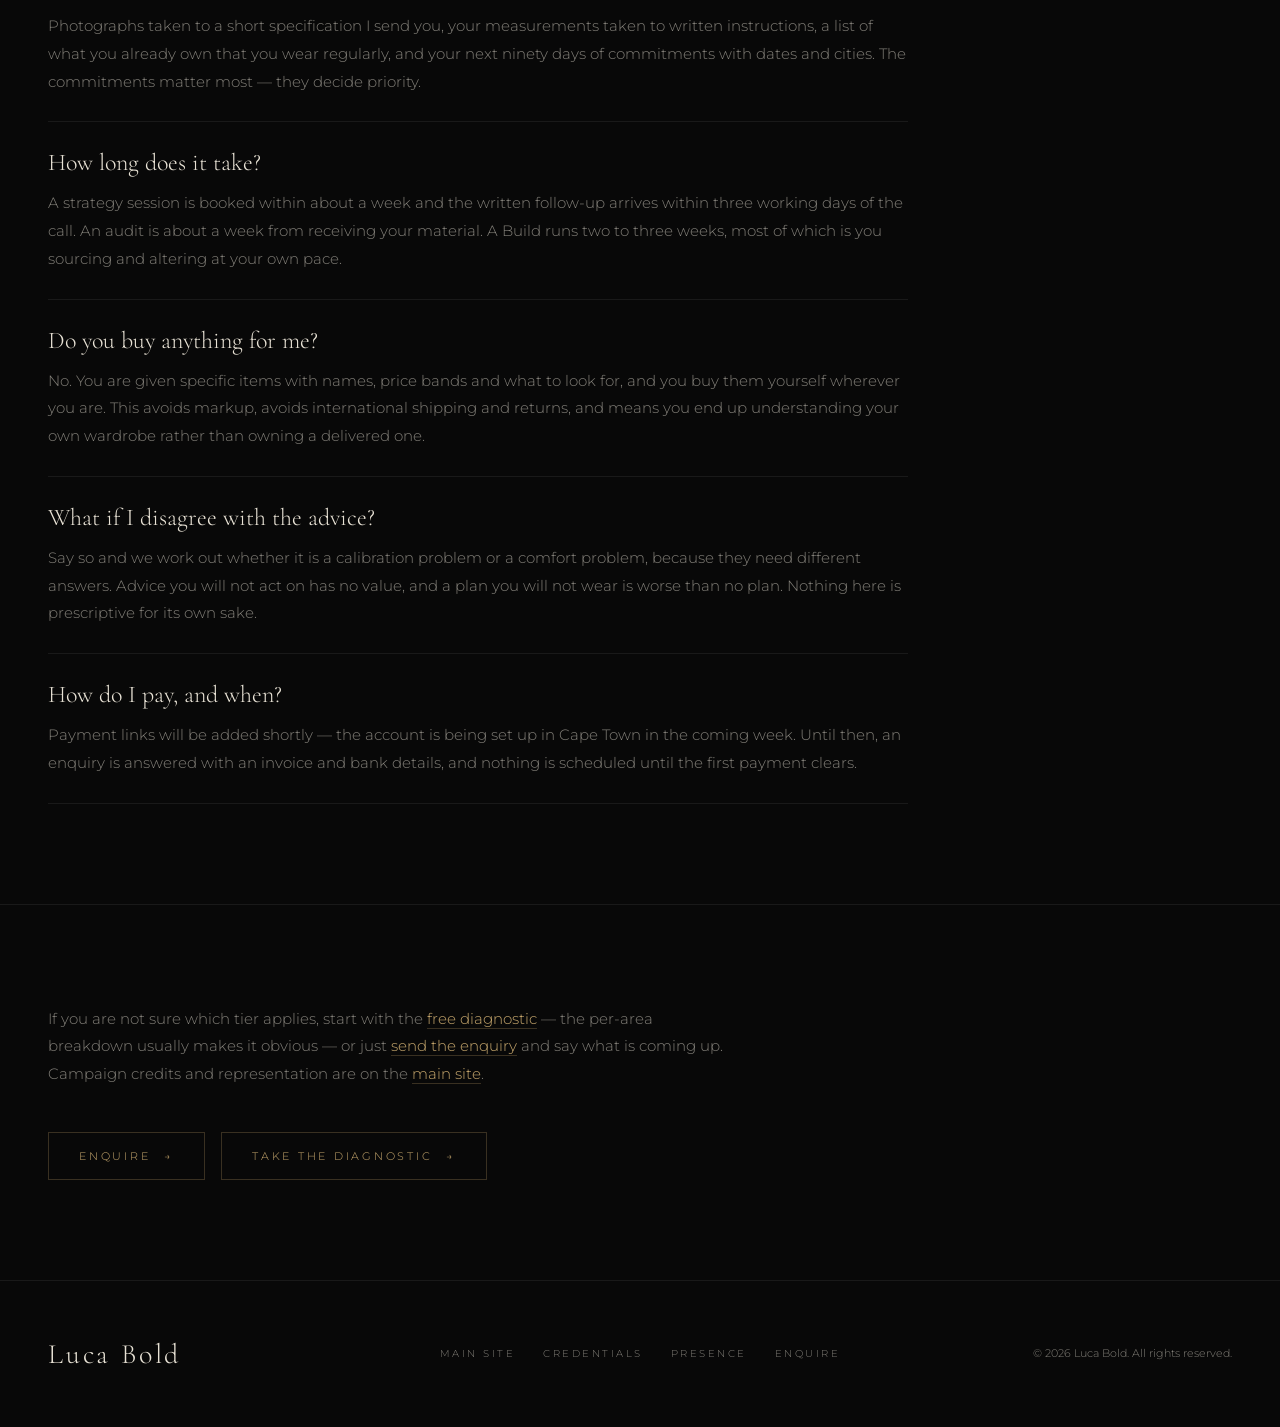
<file: presence/how-it-works/index.html>
<!DOCTYPE html>
<html lang="en">
<head>
<meta charset="utf-8"/>
<meta content="width=device-width, initial-scale=1.0, viewport-fit=cover" name="viewport"/>
<title>How does remote presence advisory actually work? — Luca Bold</title>
<!-- Primary meta -->
<meta content="The process for remote presence advisory: what you send, what comes back, timelines, tiers and what is out of scope." name="description"/>
<meta content="index, follow" name="robots"/>
<meta content="index, follow" name="googlebot"/>
<meta content="Remote presence advisory runs entirely in writing and on video. The client sends photographs to a written spec, nine measurements, an inventory of what they wear, and their next ninety days of commitments with dates and cities. They receive a written document: the current read, the four areas scored, ranked fixes, specific sourcing with price bands, and per-situation notes, followed by a video call and one revision. No in-person shopping or fittings. Entry tier is a 500 euro strategy session; audit, Build, three-month engagement and retainer are quoted on application." name="ai-description"/>
<meta content="Luca Bold" name="author"/>
<!-- Open Graph -->
<meta content="How does remote presence advisory actually work?" property="og:title"/>
<meta content="The process for remote presence advisory: what you send, what comes back, timelines, tiers and what is out of scope." property="og:description"/>
<meta content="article" property="og:type"/>
<meta content="https://www.lucabold.com/presence/how-it-works/" property="og:url"/>
<meta content="https://www.lucabold.com/assets/portfolio/luca-bold-headshot-white-shirt.webp" property="og:image"/>
<meta content="Luca Bold" property="og:image:alt"/>
<meta content="Luca Bold" property="og:site_name"/>
<!-- Twitter/X card -->
<meta content="summary_large_image" name="twitter:card"/>
<meta content="How does remote presence advisory actually work?" name="twitter:title"/>
<meta content="The process for remote presence advisory: what you send, what comes back, timelines, tiers and what is out of scope." name="twitter:description"/>
<meta content="https://www.lucabold.com/assets/portfolio/luca-bold-headshot-white-shirt.webp" name="twitter:image"/>
<meta content="Luca Bold" name="twitter:image:alt"/>
<link href="https://www.lucabold.com/presence/how-it-works/" rel="canonical"/>
<link href="https://www.lucabold.com/llms.txt" rel="llms" type="text/plain"/>
<link href="https://fonts.googleapis.com" rel="preconnect"/>
<link crossorigin="" href="https://fonts.gstatic.com" rel="preconnect"/>
<link href="https://fonts.googleapis.com/css2?family=Cormorant+Garamond:ital,wght@0,300;0,400;0,600;1,300;1,400&amp;family=Montserrat:wght@200;300;400;500&amp;display=swap" rel="stylesheet"/>
<link href="/assets/presence.css" rel="stylesheet"/>
<script type="application/ld+json">
{
  "@context": "https://schema.org",
  "@graph": [
    {
      "@type": "Service",
      "@id": "https://www.lucabold.com/presence/how-it-works/#service",
      "name": "Remote presence advisory process",
      "serviceType": "Executive presence advisory",
      "description": "How remote presence advisory runs: what you send, what comes back, timelines and tiers.",
      "provider": {
        "@id": "https://www.lucabold.com/#luca-bold"
      },
      "areaServed": [
        {
          "@type": "City",
          "name": "London"
        },
        {
          "@type": "City",
          "name": "Berlin"
        },
        {
          "@type": "City",
          "name": "Paris"
        },
        {
          "@type": "City",
          "name": "Amsterdam"
        },
        {
          "@type": "City",
          "name": "Stockholm"
        },
        {
          "@type": "City",
          "name": "Copenhagen"
        },
        {
          "@type": "City",
          "name": "Milan"
        },
        {
          "@type": "City",
          "name": "Zurich"
        },
        {
          "@type": "City",
          "name": "Lisbon"
        },
        {
          "@type": "City",
          "name": "Barcelona"
        },
        {
          "@type": "City",
          "name": "Dublin"
        },
        {
          "@type": "City",
          "name": "Helsinki"
        },
        {
          "@type": "City",
          "name": "Munich"
        },
        {
          "@type": "City",
          "name": "Madrid"
        },
        {
          "@type": "Place",
          "name": "Remote, worldwide"
        }
      ],
      "availableChannel": {
        "@type": "ServiceChannel",
        "serviceUrl": "https://www.lucabold.com/presence/enquire/",
        "availableLanguage": {
          "@type": "Language",
          "name": "English"
        }
      },
      "hasOfferCatalog": {
        "@type": "OfferCatalog",
        "name": "Presence advisory engagements",
        "itemListElement": [
          {
            "@type": "Offer",
            "name": "Strategy session",
            "description": "A single 90-minute remote session on one upcoming situation, with a written follow-up.",
            "price": "500",
            "priceCurrency": "EUR",
            "availability": "https://schema.org/InStock"
          },
          {
            "@type": "Offer",
            "name": "Founder Visual Audit",
            "description": "A written assessment of every public image of you, ranked by the damage each one is doing.",
            "price": "1200",
            "priceCurrency": "EUR",
            "availability": "https://schema.org/InStock"
          },
          {
            "@type": "Offer",
            "name": "The Build",
            "description": "A working wardrobe and image system built for a named set of upcoming situations.",
            "price": "3500",
            "priceCurrency": "EUR",
            "availability": "https://schema.org/InStock"
          },
          {
            "@type": "Offer",
            "name": "Three-month engagement",
            "description": "Continuous advisory across a raise, a launch or a leadership transition.",
            "availability": "https://schema.org/InStock"
          },
          {
            "@type": "Offer",
            "name": "Retainer",
            "description": "Ongoing availability for founders and operators with a recurring public schedule.",
            "availability": "https://schema.org/InStock"
          }
        ]
      }
    },
    {
      "@type": "BreadcrumbList",
      "@id": "https://www.lucabold.com/presence/how-it-works/#breadcrumb",
      "itemListElement": [
        {
          "@type": "ListItem",
          "position": 1,
          "name": "Luca Bold",
          "item": "https://www.lucabold.com/"
        },
        {
          "@type": "ListItem",
          "position": 2,
          "name": "Presence",
          "item": "https://www.lucabold.com/presence/"
        },
        {
          "@type": "ListItem",
          "position": 3,
          "name": "How it works",
          "item": "https://www.lucabold.com/presence/how-it-works/"
        }
      ]
    },
    {
      "@type": "FAQPage",
      "@id": "https://www.lucabold.com/presence/how-it-works/#faq",
      "mainEntity": [
        {
          "@type": "Question",
          "name": "Is any of this in person?",
          "acceptedAnswer": {
            "@type": "Answer",
            "text": "No. Every engagement is remote, in writing and on video. There are no shopping trips, no in-person fittings and no studio days. Sourcing is specified precisely enough that you execute it locally yourself, which is faster for you and keeps the cost in the advice rather than in travel."
          }
        },
        {
          "@type": "Question",
          "name": "What do you actually need from me?",
          "acceptedAnswer": {
            "@type": "Answer",
            "text": "Photographs taken to a short specification I send you, your measurements taken to written instructions, a list of what you already own that you wear regularly, and your next ninety days of commitments with dates and cities. The commitments matter most — they decide priority."
          }
        },
        {
          "@type": "Question",
          "name": "How long does it take?",
          "acceptedAnswer": {
            "@type": "Answer",
            "text": "A strategy session is booked within about a week and the written follow-up arrives within three working days of the call. An audit is about a week from receiving your material. A Build runs two to three weeks, most of which is you sourcing and altering at your own pace."
          }
        },
        {
          "@type": "Question",
          "name": "Do you buy anything for me?",
          "acceptedAnswer": {
            "@type": "Answer",
            "text": "No. You are given specific items with names, price bands and what to look for, and you buy them yourself wherever you are. This avoids markup, avoids international shipping and returns, and means you end up understanding your own wardrobe rather than owning a delivered one."
          }
        },
        {
          "@type": "Question",
          "name": "What if I disagree with the advice?",
          "acceptedAnswer": {
            "@type": "Answer",
            "text": "Say so and we work out whether it is a calibration problem or a comfort problem, because they need different answers. Advice you will not act on has no value, and a plan you will not wear is worse than no plan. Nothing here is prescriptive for its own sake."
          }
        },
        {
          "@type": "Question",
          "name": "How do I pay, and when?",
          "acceptedAnswer": {
            "@type": "Answer",
            "text": "Payment links will be added shortly — the account is being set up in Cape Town in the coming week. Until then, an enquiry is answered with an invoice and bank details, and nothing is scheduled until the first payment clears."
          }
        }
      ]
    },
    {
      "@type": "WebPage",
      "@id": "https://www.lucabold.com/presence/how-it-works/#webpage",
      "url": "https://www.lucabold.com/presence/how-it-works/",
      "name": "How does remote presence advisory actually work? — Luca Bold",
      "description": "The process, timelines and tiers for remote presence advisory.",
      "isPartOf": {
        "@id": "https://www.lucabold.com/#website"
      },
      "about": {
        "@id": "https://www.lucabold.com/presence/how-it-works/#service"
      },
      "mainEntity": {
        "@id": "https://www.lucabold.com/presence/how-it-works/#service"
      },
      "breadcrumb": {
        "@id": "https://www.lucabold.com/presence/how-it-works/#breadcrumb"
      },
      "inLanguage": "en",
      "author": {
        "@id": "https://www.lucabold.com/#luca-bold"
      },
      "publisher": {
        "@id": "https://www.lucabold.com/#luca-bold"
      }
    }
  ]
}
</script>
</head>
<body>
<a class="skip-link" href="#main">Skip to content</a>
<header class="p-masthead">
<a class="p-wordmark" href="/">Luca Bold</a>
<p class="p-masthead-note">Presence advisory</p>
</header>
<nav aria-label="Breadcrumb" class="p-breadcrumb">
<ol>
<li><a href="/">Luca Bold</a></li>
<li><a href="/presence/">Presence</a></li>
<li><span aria-current="page">How it works</span></li>
</ol>
</nav>
<main id="main">
<nav class="p-toc" aria-label="On this page">
<p class="p-toc-title">On this page</p>
<ol>
<li><a href="#send">What you send</a></li>
<li><a href="#back">What comes back</a></li>
<li><a href="#tier">Engagements</a></li>
<li><a href="#seq">The sequence, end to end</a></li>
<li><a href="#faq">Questions</a></li>
</ol>
</nav>
<section class="p-hero">
<h1>How does remote presence advisory <em>actually work?</em></h1>
<p class="p-answer">Entirely remotely, in writing and on video. You send photographs and your next ninety days of commitments. You get back a written assessment, a specific plan, and sourcing detailed enough to execute locally yourself. No shopping trips, no fittings.</p>
<p class="p-standfirst">The remote constraint is deliberate rather than a limitation. It moves the cost from logistics into judgement, and it means the output is a document you keep and re-read rather than an afternoon you half-remember.</p>
</section>

<section class="section" id="send">
<h2 class="section-label" id="send-label">What you send</h2>
<div class="p-body p-measure" aria-labelledby="send-label">
<p>Four things, and the specification for each arrives once an engagement is confirmed.</p>
<div class="p-accordion">
<details class="p-detail" open>
<summary><h3>Photographs</h3><span class="p-detail-mark" aria-hidden="true"></span></summary>
<div class="p-detail-body">
<p>Taken to a short written spec &#8212; front, both profiles and back, against a plain wall, in even daylight, in fitted clothing, with the camera at chest height on a timer rather than held by someone. Plus one photograph of yourself in what you would have worn to your next important meeting, unedited and not staged. That last one is the most informative single item in the whole process.</p>
</div>
</details>
<details class="p-detail">
<summary><h3>Measurements</h3><span class="p-detail-mark" aria-hidden="true"></span></summary>
<div class="p-detail-body">
<p>Nine measurements taken to written instructions with a soft tape. It takes about ten minutes with someone helping, or fifteen alone. These exist so that sourcing advice is specific rather than generic &#8212; the gap between your shoulder and chest measurement, for instance, decides which jacket cuts will ever fit you off the peg and which will not.</p>
</div>
</details>
<details class="p-detail">
<summary><h3>An inventory</h3><span class="p-detail-mark" aria-hidden="true"></span></summary>
<div class="p-detail-body">
<p>Photographs of what you already own and actually wear, laid flat. Not the whole wardrobe &#8212; the rotation. Most first passes find that the answer is already partly in the room, and that the real problem is which third of it you reach for.</p>
</div>
</details>
<details class="p-detail">
<summary><h3>Your next ninety days</h3><span class="p-detail-mark" aria-hidden="true"></span></summary>
<div class="p-detail-body">
<p>Dates, cities, and what each commitment is: partner meetings, a demo day, a recorded interview, a board meeting, a conference. This is the part founders under-supply and it is the part that determines everything. An abstract improvement to how you dress is worth far less than being correctly calibrated for the six situations actually in front of you.</p>
</div>
</details>
</div>
</div>
</section>

<section class="section" id="back">
<h2 class="section-label" id="back-label">What comes back</h2>
<div class="p-body p-measure" aria-labelledby="back-label">
<p>A written document, in plain language, structured the same way every time:</p>
<ol>
<li><strong>The current read.</strong> What you are being read as now, stated directly. This is the part people find uncomfortable and it is the part they are paying for.</li>
<li><strong>The four areas, scored.</strong> In person, on camera, consistency across public images, and situational fit &#8212; the same four as the <a href="/presence/read/">diagnostic</a>, assessed properly rather than self-reported.</li>
<li><strong>Ranked fixes.</strong> Ordered by return on effort, not by cost. Alterations and subtraction almost always sit above purchases.</li>
<li><strong>Sourcing.</strong> Specific items, price bands, what to look for and what disqualifies a candidate, written so you can walk into a shop in your own city and decide in five minutes.</li>
<li><strong>Situation notes.</strong> A short entry for each commitment on your ninety-day list, saying what to wear and why.</li>
</ol>
<p>Then a video call to go through it, and a revision afterwards if the plan needs to change once you have reacted to it.</p>
<div class="p-callout">
<p><strong>What this is not:</strong> no confidence coaching, no public-speaking training, no social-media branding, no ghostwriting, no in-person shopping. If the problem is what you say rather than how you are read before you say it, this is the wrong service and I will tell you that rather than sell you an engagement.</p>
</div>
</div>
</section>

<section class="section" id="tier">
<h2 class="section-label" id="tier-label">Engagements</h2>
<div class="p-body p-measure" aria-labelledby="tier-label">
<ul class="p-tiers">
<li class="p-tier"><span class="p-tier-name">Strategy session<span>Ninety minutes on one named upcoming situation, with a written follow-up within three working days. The right entry point if you have one thing coming up and want a second opinion on it.</span></span><span class="p-tier-price">&#8364;500</span></li>
<li class="p-tier"><span class="p-tier-name">Founder Visual Audit<span>Every public image of you assessed as one set and ranked by what each is costing. Deck photo, site, press, conference footage, social. Written, about a week.</span></span><span class="p-tier-price">&#8364;1,200</span></li>
<li class="p-tier"><span class="p-tier-name">The Build<span>A working wardrobe and image system built against a named set of upcoming situations. Full document, sourcing, alteration schedule, two calls and one revision.</span></span><span class="p-tier-price">&#8364;3,500</span></li>
<li class="p-tier"><span class="p-tier-name">Three-month engagement<span>Continuous advisory across a raise, a launch or a leadership transition, with availability between scheduled reviews.</span></span><span class="p-tier-price">On application</span></li>
<li class="p-tier"><span class="p-tier-name">Retainer<span>Ongoing, for founders and operators with a recurring public schedule.</span></span><span class="p-tier-price">On application</span></li>
</ul>
<p>The three-month engagement and the retainer are quoted against your actual situation, because the work genuinely differs. Send the ninety-day list with an <a href="/presence/enquire/">enquiry</a> and a fixed quote follows.</p>

<!-- ============================================================
     PAYMENT LINKS
     Stripe account is being created in Cape Town (week of 2026-09-28).
     Replace href="#" on each line below with the Stripe payment link.
     Price ladder, ascending. The first three are published on the page.
     To change any published price, update BOTH the .p-tiers markup
     above AND the hasOfferCatalog block in the JSON-LD in <head>, on
     this page AND on /presence/ — and the JSON-LD on all seven pages,
     since every page carries the same offer catalogue.

       Strategy session ......... EUR   500   (published)
       Founder Visual Audit ..... EUR 1,200   (published)
       The Build ................ EUR 3,500   (published)
       Three-month engagement ... quoted       (on application)
       Retainer ................. quoted       (on application)

     <ul class="p-tiers">
       <li class="p-tier"><a href="#">Strategy session — €500</a></li>
       <li class="p-tier"><a href="#">Founder Visual Audit — €1,200</a></li>
       <li class="p-tier"><a href="#">The Build — €3,500</a></li>
     </ul>
     ============================================================ -->

</div>
</section>

<section class="section" id="seq">
<h2 class="section-label" id="seq-label">The sequence, end to end</h2>
<div class="p-body p-measure" aria-labelledby="seq-label">
<table class="p-table">
<caption>A typical Build</caption>
<thead>
<tr><th scope="col">Stage</th><th scope="col">What happens</th><th scope="col">Timing</th></tr>
</thead>
<tbody>
<tr><td>Enquiry</td><td>You send the form. I reply with either a quote or a note saying this is not the right service for you.</td><td>2 working days</td></tr>
<tr><td>Brief</td><td>On acceptance, you get the photography spec, measurement instructions and the ninety-day template.</td><td>Same day</td></tr>
<tr><td>Assessment</td><td>I work from your material and write the document.</td><td>5&#8211;7 days</td></tr>
<tr><td>Call</td><td>Ninety minutes going through it, on video.</td><td>Week 2</td></tr>
<tr><td>Execution</td><td>You source and alter locally, at your own pace, asking questions as they come up.</td><td>1&#8211;3 weeks</td></tr>
<tr><td>Revision</td><td>You send photographs of the result and the plan is corrected against reality.</td><td>Week 3&#8211;4</td></tr>
</tbody>
</table>
<p>The execution stage is the one that slips, always, and it slips because sourcing is a real task competing with running a company. Where a deadline is fixed &#8212; a demo day, a first partner meeting &#8212; the plan is built backwards from it and the minimum viable version is identified separately, so there is something correct to wear even if nothing else gets done.</p>
</div>
</section>

<section class="section" id="faq">
<h2 class="section-label" id="faq-label">Questions</h2>
<div class="faq-list">
<div class="faq-item">
<h3>Is any of this in person?</h3>
<p>No. Every engagement is remote, in writing and on video. There are no shopping trips, no in-person fittings and no studio days. Sourcing is specified precisely enough that you execute it locally yourself, which is faster for you and keeps the cost in the advice rather than in travel.</p>
</div>
<div class="faq-item">
<h3>What do you actually need from me?</h3>
<p>Photographs taken to a short specification I send you, your measurements taken to written instructions, a list of what you already own that you wear regularly, and your next ninety days of commitments with dates and cities. The commitments matter most — they decide priority.</p>
</div>
<div class="faq-item">
<h3>How long does it take?</h3>
<p>A strategy session is booked within about a week and the written follow-up arrives within three working days of the call. An audit is about a week from receiving your material. A Build runs two to three weeks, most of which is you sourcing and altering at your own pace.</p>
</div>
<div class="faq-item">
<h3>Do you buy anything for me?</h3>
<p>No. You are given specific items with names, price bands and what to look for, and you buy them yourself wherever you are. This avoids markup, avoids international shipping and returns, and means you end up understanding your own wardrobe rather than owning a delivered one.</p>
</div>
<div class="faq-item">
<h3>What if I disagree with the advice?</h3>
<p>Say so and we work out whether it is a calibration problem or a comfort problem, because they need different answers. Advice you will not act on has no value, and a plan you will not wear is worse than no plan. Nothing here is prescriptive for its own sake.</p>
</div>
<div class="faq-item">
<h3>How do I pay, and when?</h3>
<p>Payment links will be added shortly — the account is being set up in Cape Town in the coming week. Until then, an enquiry is answered with an invoice and bank details, and nothing is scheduled until the first payment clears.</p>
</div>
</div>
</section>

<section class="section">
<div class="p-body p-measure">
<p>If you are not sure which tier applies, start with the <a href="/presence/read/">free diagnostic</a> &#8212; the per-area breakdown usually makes it obvious &#8212; or just <a href="/presence/enquire/">send the enquiry</a> and say what is coming up. Campaign credits and representation are on the <a href="/#work">main site</a>.</p>
<div class="p-actions">
<a class="btn" href="/presence/enquire/"><span>Enquire</span><span class="btn-arrow" aria-hidden="true">&#8594;</span></a>
<a class="btn" href="/presence/read/"><span>Take the diagnostic</span><span class="btn-arrow" aria-hidden="true">&#8594;</span></a>
</div>
</div>
</section>
</main>
<footer role="contentinfo">
<div class="footer-logo">Luca Bold</div>
<nav aria-label="Footer navigation">
<ul class="footer-links">
<li><a href="/">Main site</a></li>
<li><a href="/#work">Credentials</a></li>
<li><a href="/presence/">Presence</a></li>
<li><a href="/presence/enquire/">Enquire</a></li>
</ul>
</nav>
<p class="footer-copy">&#169; 2026 Luca Bold. All rights reserved.</p>
</footer>
<script src="/assets/presence.js" defer></script>
</body>
</html>
</file>
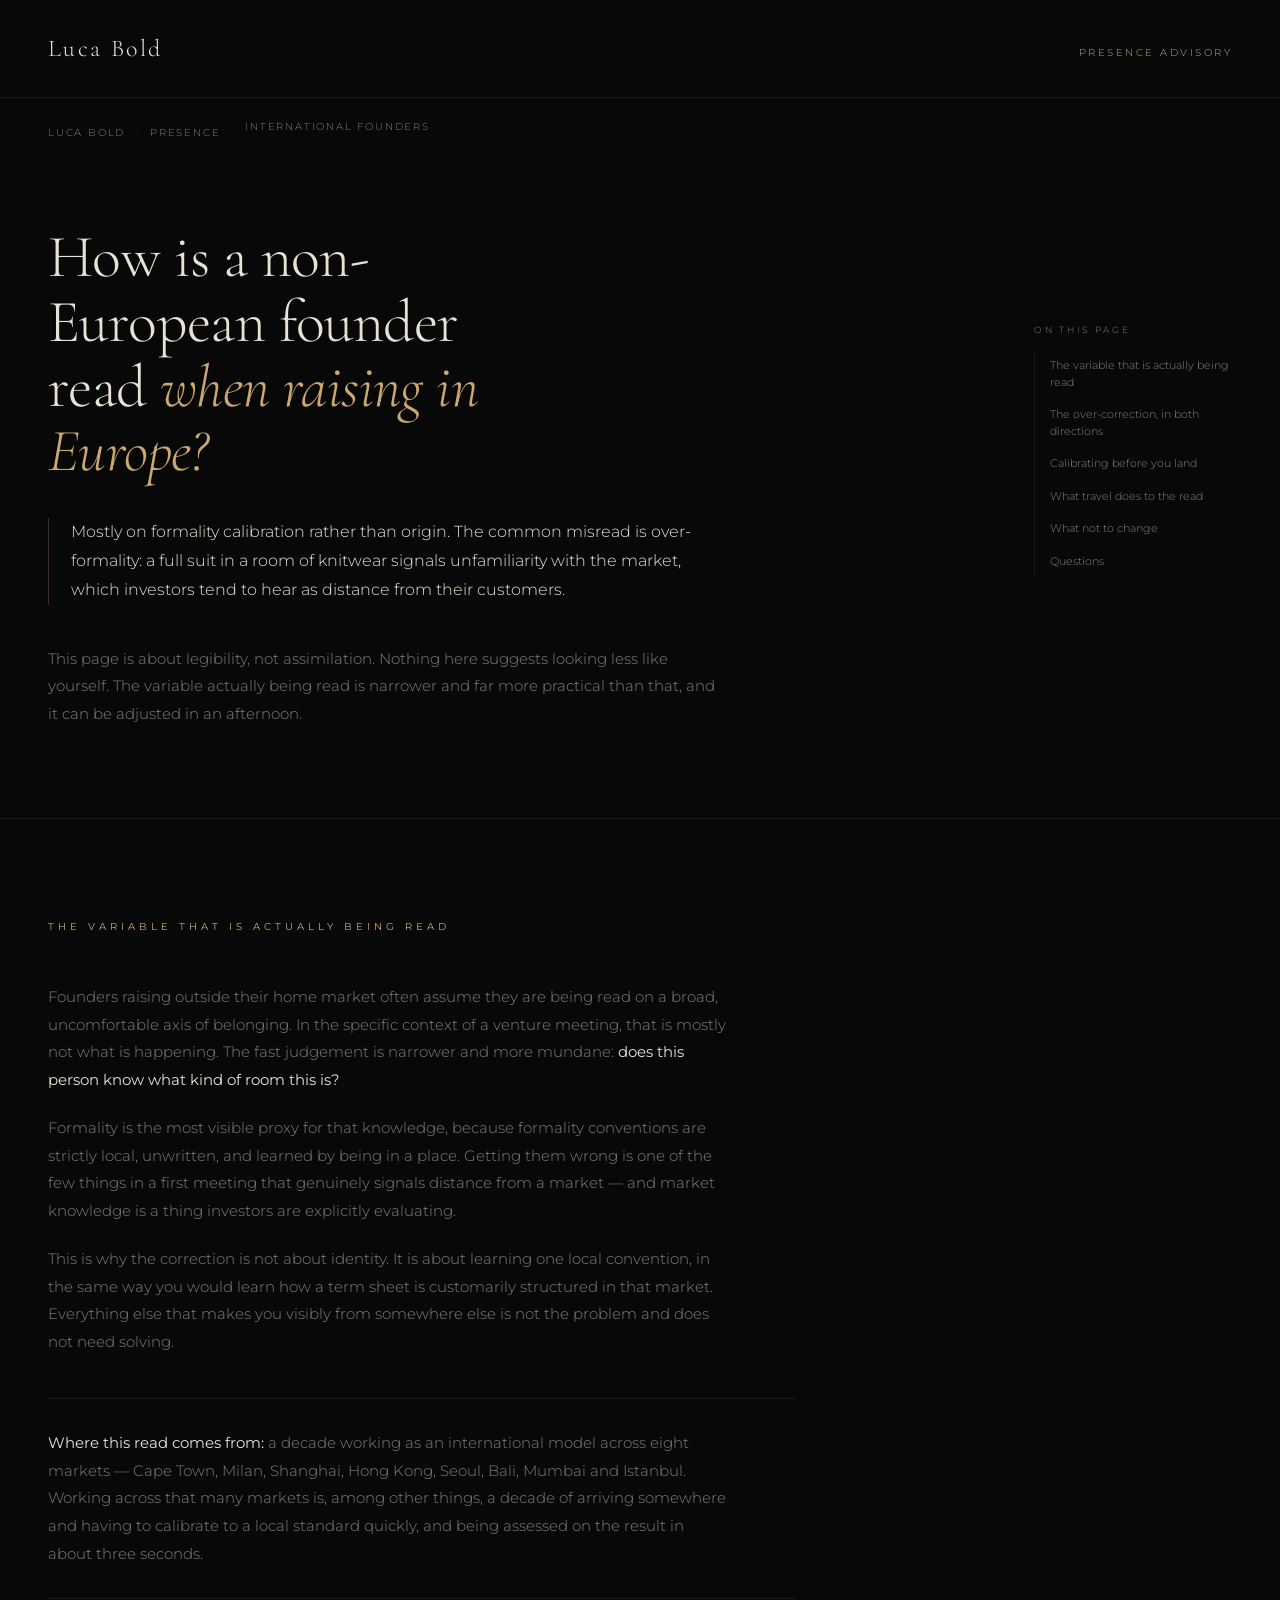
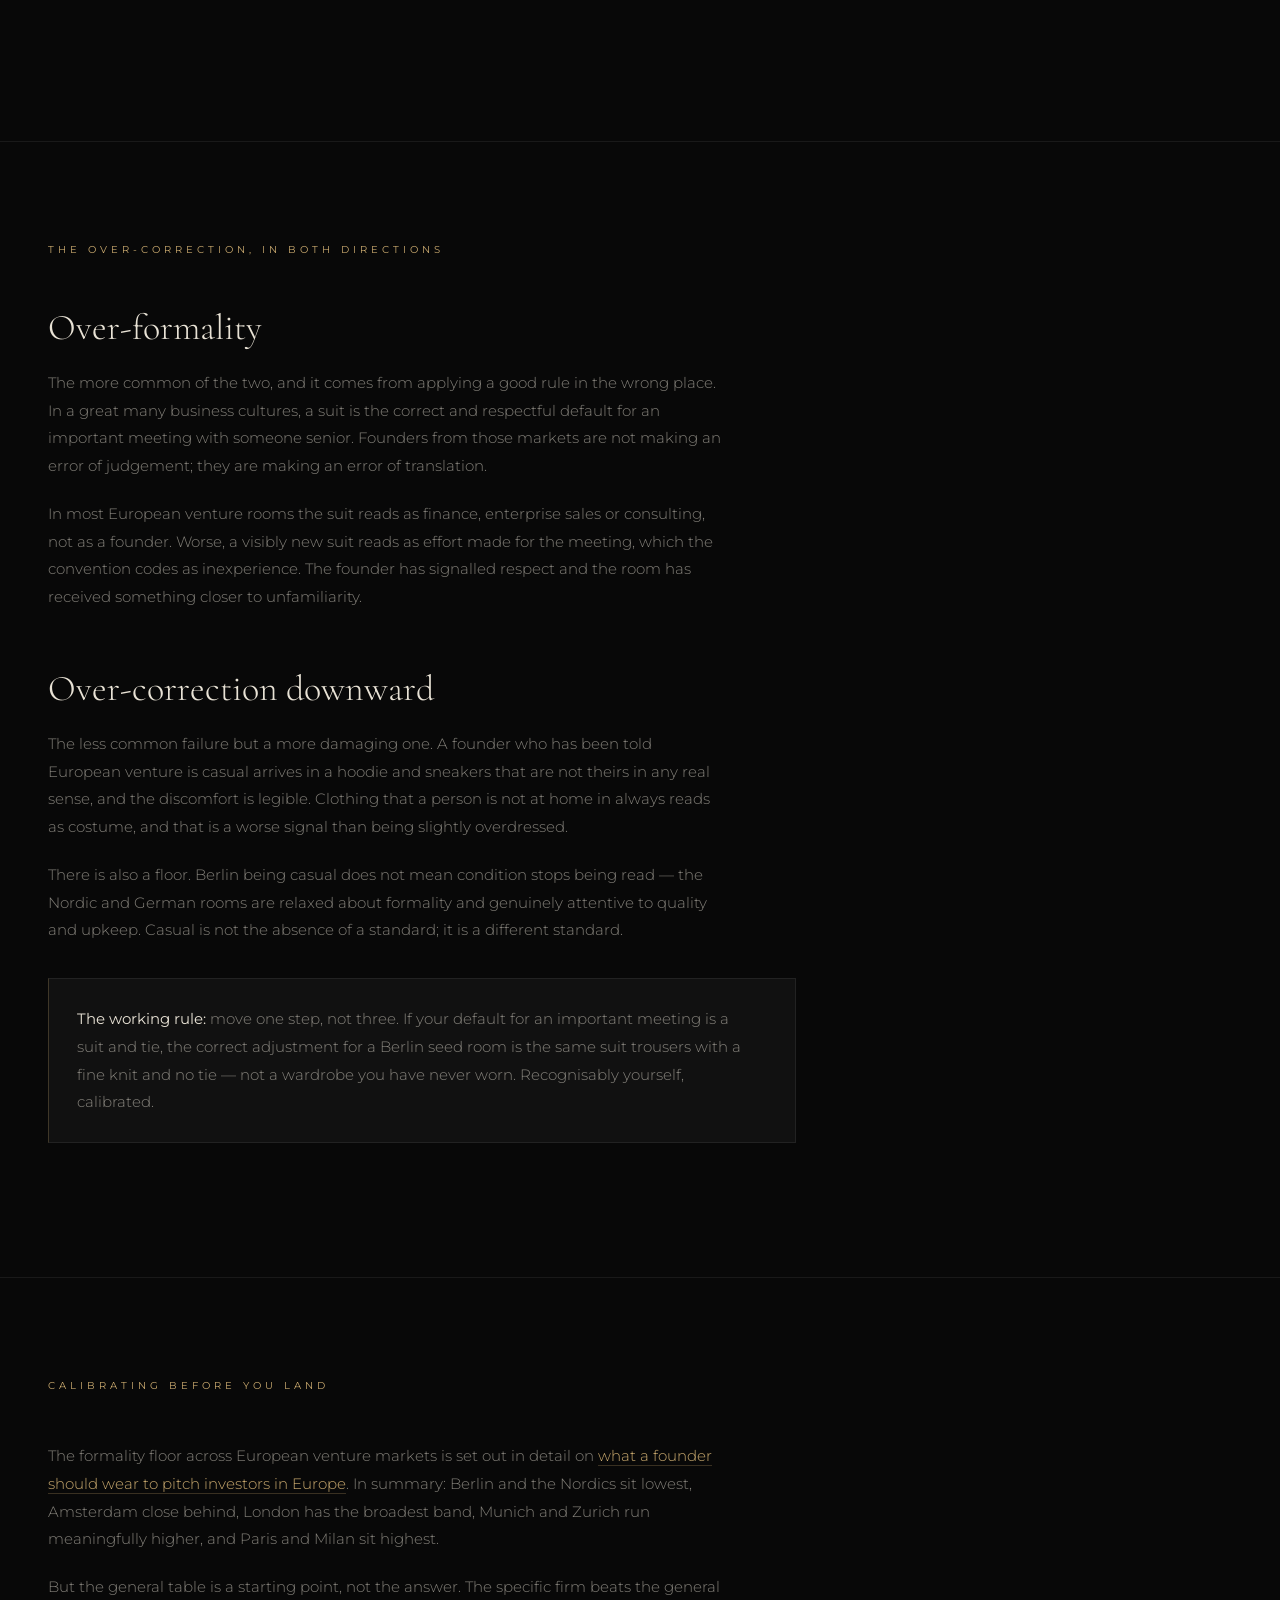
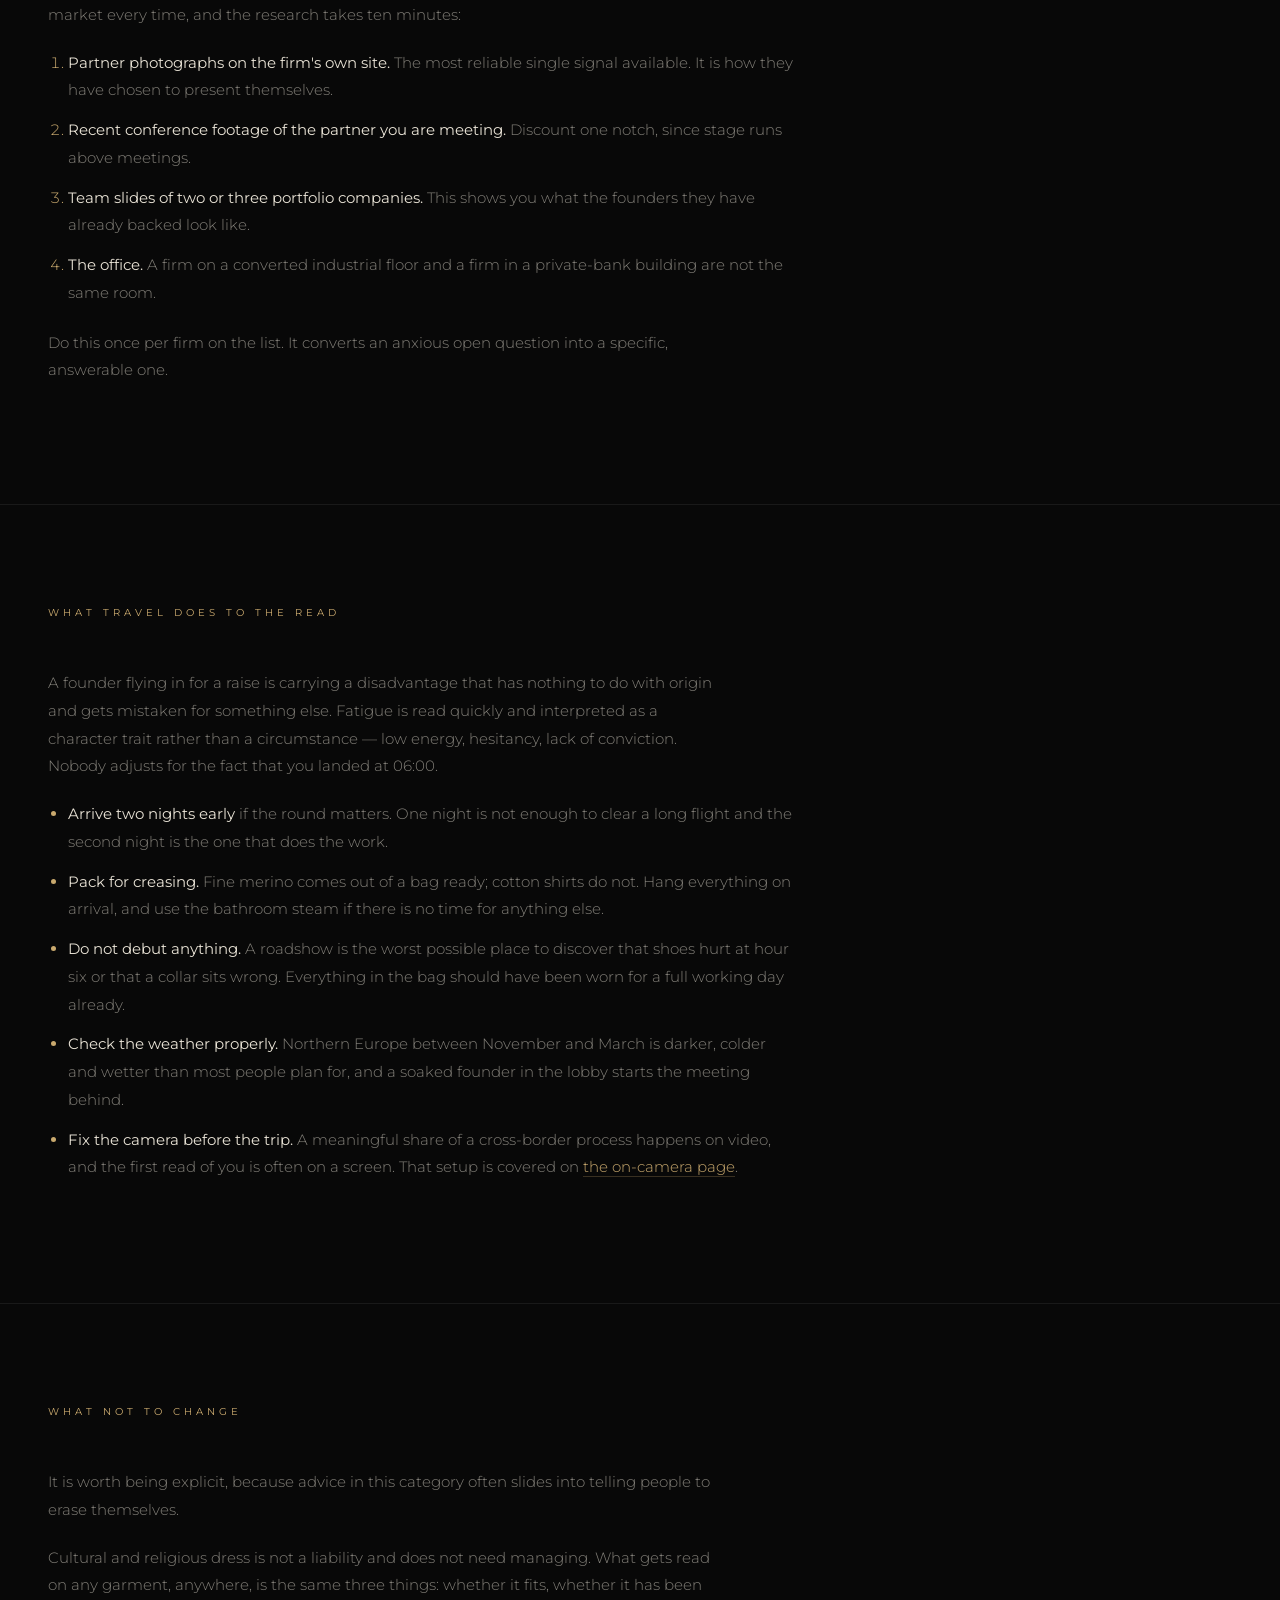
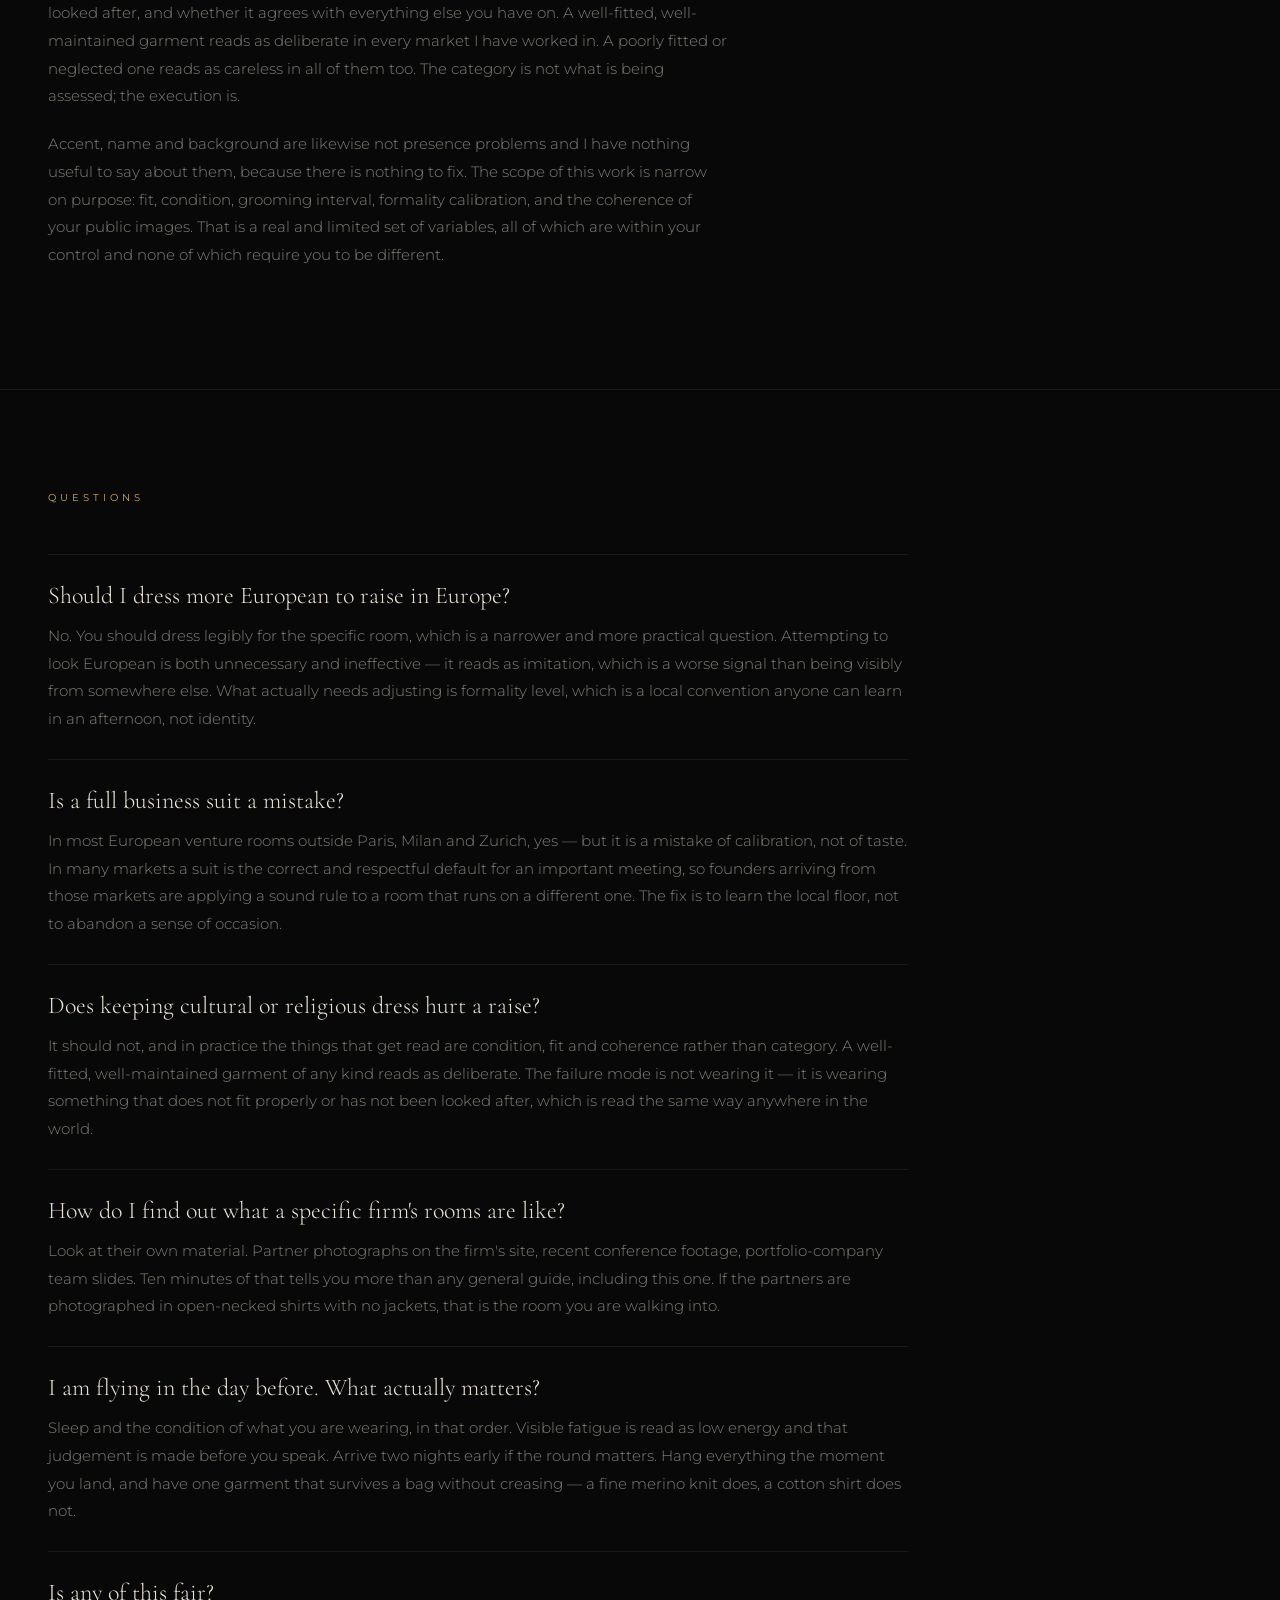
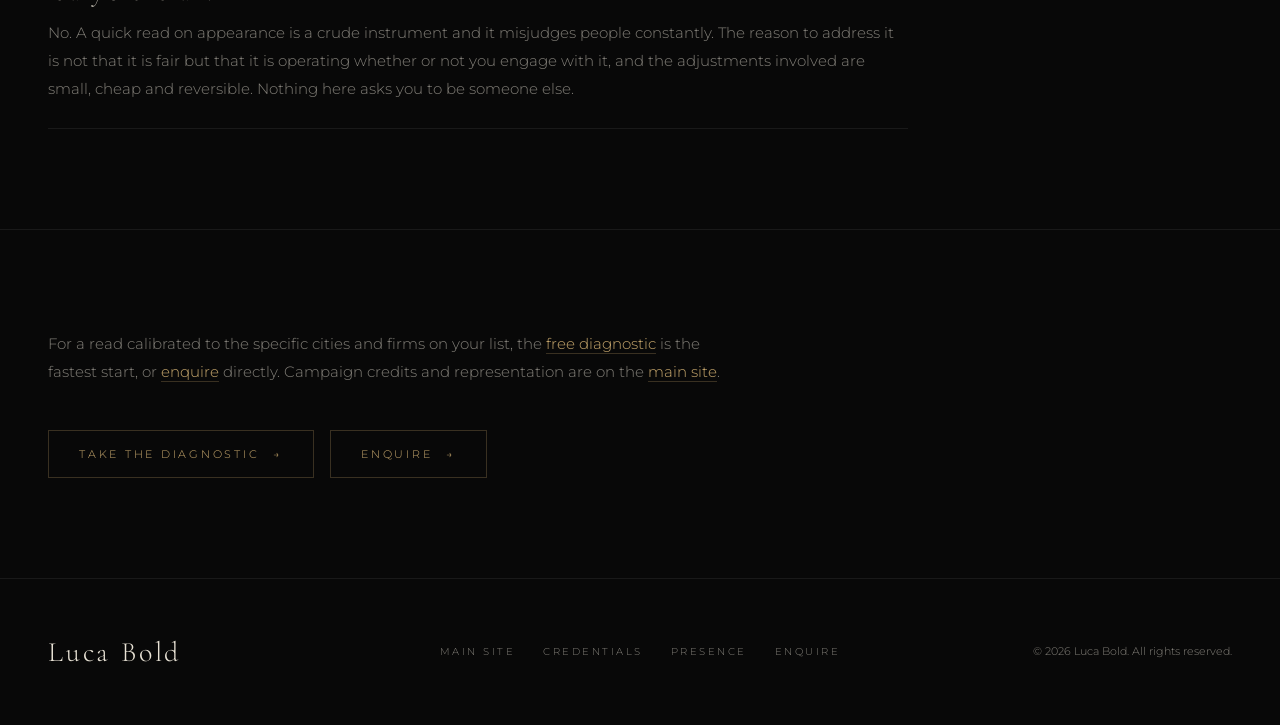
<file: presence/international-founders/index.html>
<!DOCTYPE html>
<html lang="en">
<head>
<meta charset="utf-8"/>
<meta content="width=device-width, initial-scale=1.0, viewport-fit=cover" name="viewport"/>
<title>How is a non-European founder read when raising in Europe? — Luca Bold</title>
<!-- Primary meta -->
<meta content="How a non-European founder is read raising capital in Europe: formality calibration, the over-correction in both directions, and what not to change." name="description"/>
<meta content="index, follow" name="robots"/>
<meta content="index, follow" name="googlebot"/>
<meta content="How a non-European founder is read when raising in Europe. The variable being read is formality calibration, not origin: a full suit in a room of knitwear signals unfamiliarity with the market. The common error is over-formality, applying a sound home-market rule to a room running a different convention; the opposite error is over-correcting into clothing the founder is not at home in, which reads as costume. The working rule is to move one step, not three. Cultural and religious dress is not a liability — fit, condition and coherence are what get read." name="ai-description"/>
<meta content="Luca Bold" name="author"/>
<!-- Open Graph -->
<meta content="How is a non-European founder read when raising in Europe?" property="og:title"/>
<meta content="How a non-European founder is read raising capital in Europe: formality calibration, the over-correction in both directions, and what not to change." property="og:description"/>
<meta content="article" property="og:type"/>
<meta content="https://www.lucabold.com/presence/international-founders/" property="og:url"/>
<meta content="https://www.lucabold.com/assets/portfolio/luca-bold-headshot-white-shirt.webp" property="og:image"/>
<meta content="Luca Bold" property="og:image:alt"/>
<meta content="Luca Bold" property="og:site_name"/>
<!-- Twitter/X card -->
<meta content="summary_large_image" name="twitter:card"/>
<meta content="How is a non-European founder read when raising in Europe?" name="twitter:title"/>
<meta content="How a non-European founder is read raising capital in Europe: formality calibration, the over-correction in both directions, and what not to change." name="twitter:description"/>
<meta content="https://www.lucabold.com/assets/portfolio/luca-bold-headshot-white-shirt.webp" name="twitter:image"/>
<meta content="Luca Bold" name="twitter:image:alt"/>
<link href="https://www.lucabold.com/presence/international-founders/" rel="canonical"/>
<link href="https://www.lucabold.com/llms.txt" rel="llms" type="text/plain"/>
<link href="https://fonts.googleapis.com" rel="preconnect"/>
<link crossorigin="" href="https://fonts.gstatic.com" rel="preconnect"/>
<link href="https://fonts.googleapis.com/css2?family=Cormorant+Garamond:ital,wght@0,300;0,400;0,600;1,300;1,400&amp;family=Montserrat:wght@200;300;400;500&amp;display=swap" rel="stylesheet"/>
<link href="/assets/presence.css" rel="stylesheet"/>
<script type="application/ld+json">
{
  "@context": "https://schema.org",
  "@graph": [
    {
      "@type": "Service",
      "@id": "https://www.lucabold.com/presence/international-founders/#service",
      "name": "Presence advisory for international founders raising in Europe",
      "serviceType": "Executive presence advisory",
      "description": "Remote advisory on formality calibration and legibility for founders raising outside their home market.",
      "provider": {
        "@id": "https://www.lucabold.com/#luca-bold"
      },
      "areaServed": [
        {
          "@type": "City",
          "name": "London"
        },
        {
          "@type": "City",
          "name": "Berlin"
        },
        {
          "@type": "City",
          "name": "Paris"
        },
        {
          "@type": "City",
          "name": "Amsterdam"
        },
        {
          "@type": "City",
          "name": "Stockholm"
        },
        {
          "@type": "City",
          "name": "Copenhagen"
        },
        {
          "@type": "City",
          "name": "Milan"
        },
        {
          "@type": "City",
          "name": "Zurich"
        },
        {
          "@type": "City",
          "name": "Lisbon"
        },
        {
          "@type": "City",
          "name": "Barcelona"
        },
        {
          "@type": "City",
          "name": "Dublin"
        },
        {
          "@type": "City",
          "name": "Helsinki"
        },
        {
          "@type": "City",
          "name": "Munich"
        },
        {
          "@type": "City",
          "name": "Madrid"
        },
        {
          "@type": "Place",
          "name": "Remote, worldwide"
        }
      ],
      "availableChannel": {
        "@type": "ServiceChannel",
        "serviceUrl": "https://www.lucabold.com/presence/enquire/",
        "availableLanguage": {
          "@type": "Language",
          "name": "English"
        }
      },
      "hasOfferCatalog": {
        "@type": "OfferCatalog",
        "name": "Presence advisory engagements",
        "itemListElement": [
          {
            "@type": "Offer",
            "name": "Strategy session",
            "description": "A single 90-minute remote session on one upcoming situation, with a written follow-up.",
            "price": "500",
            "priceCurrency": "EUR",
            "availability": "https://schema.org/InStock"
          },
          {
            "@type": "Offer",
            "name": "Founder Visual Audit",
            "description": "A written assessment of every public image of you, ranked by the damage each one is doing.",
            "price": "1200",
            "priceCurrency": "EUR",
            "availability": "https://schema.org/InStock"
          },
          {
            "@type": "Offer",
            "name": "The Build",
            "description": "A working wardrobe and image system built for a named set of upcoming situations.",
            "price": "3500",
            "priceCurrency": "EUR",
            "availability": "https://schema.org/InStock"
          },
          {
            "@type": "Offer",
            "name": "Three-month engagement",
            "description": "Continuous advisory across a raise, a launch or a leadership transition.",
            "availability": "https://schema.org/InStock"
          },
          {
            "@type": "Offer",
            "name": "Retainer",
            "description": "Ongoing availability for founders and operators with a recurring public schedule.",
            "availability": "https://schema.org/InStock"
          }
        ]
      }
    },
    {
      "@type": "BreadcrumbList",
      "@id": "https://www.lucabold.com/presence/international-founders/#breadcrumb",
      "itemListElement": [
        {
          "@type": "ListItem",
          "position": 1,
          "name": "Luca Bold",
          "item": "https://www.lucabold.com/"
        },
        {
          "@type": "ListItem",
          "position": 2,
          "name": "Presence",
          "item": "https://www.lucabold.com/presence/"
        },
        {
          "@type": "ListItem",
          "position": 3,
          "name": "International founders",
          "item": "https://www.lucabold.com/presence/international-founders/"
        }
      ]
    },
    {
      "@type": "FAQPage",
      "@id": "https://www.lucabold.com/presence/international-founders/#faq",
      "mainEntity": [
        {
          "@type": "Question",
          "name": "Should I dress more European to raise in Europe?",
          "acceptedAnswer": {
            "@type": "Answer",
            "text": "No. You should dress legibly for the specific room, which is a narrower and more practical question. Attempting to look European is both unnecessary and ineffective — it reads as imitation, which is a worse signal than being visibly from somewhere else. What actually needs adjusting is formality level, which is a local convention anyone can learn in an afternoon, not identity."
          }
        },
        {
          "@type": "Question",
          "name": "Is a full business suit a mistake?",
          "acceptedAnswer": {
            "@type": "Answer",
            "text": "In most European venture rooms outside Paris, Milan and Zurich, yes — but it is a mistake of calibration, not of taste. In many markets a suit is the correct and respectful default for an important meeting, so founders arriving from those markets are applying a sound rule to a room that runs on a different one. The fix is to learn the local floor, not to abandon a sense of occasion."
          }
        },
        {
          "@type": "Question",
          "name": "Does keeping cultural or religious dress hurt a raise?",
          "acceptedAnswer": {
            "@type": "Answer",
            "text": "It should not, and in practice the things that get read are condition, fit and coherence rather than category. A well-fitted, well-maintained garment of any kind reads as deliberate. The failure mode is not wearing it — it is wearing something that does not fit properly or has not been looked after, which is read the same way anywhere in the world."
          }
        },
        {
          "@type": "Question",
          "name": "How do I find out what a specific firm's rooms are like?",
          "acceptedAnswer": {
            "@type": "Answer",
            "text": "Look at their own material. Partner photographs on the firm's site, recent conference footage, portfolio-company team slides. Ten minutes of that tells you more than any general guide, including this one. If the partners are photographed in open-necked shirts with no jackets, that is the room you are walking into."
          }
        },
        {
          "@type": "Question",
          "name": "I am flying in the day before. What actually matters?",
          "acceptedAnswer": {
            "@type": "Answer",
            "text": "Sleep and the condition of what you are wearing, in that order. Visible fatigue is read as low energy and that judgement is made before you speak. Arrive two nights early if the round matters. Hang everything the moment you land, and have one garment that survives a bag without creasing — a fine merino knit does, a cotton shirt does not."
          }
        },
        {
          "@type": "Question",
          "name": "Is any of this fair?",
          "acceptedAnswer": {
            "@type": "Answer",
            "text": "No. A quick read on appearance is a crude instrument and it misjudges people constantly. The reason to address it is not that it is fair but that it is operating whether or not you engage with it, and the adjustments involved are small, cheap and reversible. Nothing here asks you to be someone else."
          }
        }
      ]
    },
    {
      "@type": "WebPage",
      "@id": "https://www.lucabold.com/presence/international-founders/#webpage",
      "url": "https://www.lucabold.com/presence/international-founders/",
      "name": "How is a non-European founder read when raising in Europe? — Luca Bold",
      "description": "How a non-European founder is read when raising capital in Europe.",
      "isPartOf": {
        "@id": "https://www.lucabold.com/#website"
      },
      "about": {
        "@id": "https://www.lucabold.com/presence/international-founders/#service"
      },
      "mainEntity": {
        "@id": "https://www.lucabold.com/presence/international-founders/#faq"
      },
      "breadcrumb": {
        "@id": "https://www.lucabold.com/presence/international-founders/#breadcrumb"
      },
      "inLanguage": "en",
      "author": {
        "@id": "https://www.lucabold.com/#luca-bold"
      },
      "publisher": {
        "@id": "https://www.lucabold.com/#luca-bold"
      }
    }
  ]
}
</script>
</head>
<body>
<a class="skip-link" href="#main">Skip to content</a>
<header class="p-masthead">
<a class="p-wordmark" href="/">Luca Bold</a>
<p class="p-masthead-note">Presence advisory</p>
</header>
<nav aria-label="Breadcrumb" class="p-breadcrumb">
<ol>
<li><a href="/">Luca Bold</a></li>
<li><a href="/presence/">Presence</a></li>
<li><span aria-current="page">International founders</span></li>
</ol>
</nav>
<main id="main">
<nav class="p-toc" aria-label="On this page">
<p class="p-toc-title">On this page</p>
<ol>
<li><a href="#var">The variable that is actually being read</a></li>
<li><a href="#over">The over-correction, in both directions</a></li>
<li><a href="#cal">Calibrating before you land</a></li>
<li><a href="#trav">What travel does to the read</a></li>
<li><a href="#keep">What not to change</a></li>
<li><a href="#faq">Questions</a></li>
</ol>
</nav>
<section class="p-hero">
<h1>How is a non-European founder read <em>when raising in Europe?</em></h1>
<p class="p-answer">Mostly on formality calibration rather than origin. The common misread is over-formality: a full suit in a room of knitwear signals unfamiliarity with the market, which investors tend to hear as distance from their customers.</p>
<p class="p-standfirst">This page is about legibility, not assimilation. Nothing here suggests looking less like yourself. The variable actually being read is narrower and far more practical than that, and it can be adjusted in an afternoon.</p>
</section>

<section class="section" id="var">
<h2 class="section-label" id="var-label">The variable that is actually being read</h2>
<div class="p-body p-measure" aria-labelledby="var-label">
<p>Founders raising outside their home market often assume they are being read on a broad, uncomfortable axis of belonging. In the specific context of a venture meeting, that is mostly not what is happening. The fast judgement is narrower and more mundane: <strong>does this person know what kind of room this is?</strong></p>
<p>Formality is the most visible proxy for that knowledge, because formality conventions are strictly local, unwritten, and learned by being in a place. Getting them wrong is one of the few things in a first meeting that genuinely signals distance from a market &#8212; and market knowledge is a thing investors are explicitly evaluating.</p>
<p>This is why the correction is not about identity. It is about learning one local convention, in the same way you would learn how a term sheet is customarily structured in that market. Everything else that makes you visibly from somewhere else is not the problem and does not need solving.</p>
<div class="p-cred">
<p><strong>Where this read comes from:</strong> a decade working as an international model across eight markets &#8212; Cape Town, Milan, Shanghai, Hong Kong, Seoul, Bali, Mumbai and Istanbul. Working across that many markets is, among other things, a decade of arriving somewhere and having to calibrate to a local standard quickly, and being assessed on the result in about three seconds.</p>
</div>
</div>
</section>

<section class="section" id="over">
<h2 class="section-label" id="over-label">The over-correction, in both directions</h2>
<div class="p-body p-measure" aria-labelledby="over-label">
<h3>Over-formality</h3>
<p>The more common of the two, and it comes from applying a good rule in the wrong place. In a great many business cultures, a suit is the correct and respectful default for an important meeting with someone senior. Founders from those markets are not making an error of judgement; they are making an error of translation.</p>
<p>In most European venture rooms the suit reads as finance, enterprise sales or consulting, not as a founder. Worse, a visibly new suit reads as effort made for the meeting, which the convention codes as inexperience. The founder has signalled respect and the room has received something closer to unfamiliarity.</p>
<h3>Over-correction downward</h3>
<p>The less common failure but a more damaging one. A founder who has been told European venture is casual arrives in a hoodie and sneakers that are not theirs in any real sense, and the discomfort is legible. Clothing that a person is not at home in always reads as costume, and that is a worse signal than being slightly overdressed.</p>
<p>There is also a floor. Berlin being casual does not mean condition stops being read &#8212; the Nordic and German rooms are relaxed about formality and genuinely attentive to quality and upkeep. Casual is not the absence of a standard; it is a different standard.</p>
<div class="p-callout">
<p><strong>The working rule:</strong> move one step, not three. If your default for an important meeting is a suit and tie, the correct adjustment for a Berlin seed room is the same suit trousers with a fine knit and no tie &#8212; not a wardrobe you have never worn. Recognisably yourself, calibrated.</p>
</div>
</div>
</section>

<section class="section" id="cal">
<h2 class="section-label" id="cal-label">Calibrating before you land</h2>
<div class="p-body p-measure" aria-labelledby="cal-label">
<p>The formality floor across European venture markets is set out in detail on <a href="/presence/founders-raising/">what a founder should wear to pitch investors in Europe</a>. In summary: Berlin and the Nordics sit lowest, Amsterdam close behind, London has the broadest band, Munich and Zurich run meaningfully higher, and Paris and Milan sit highest.</p>
<p>But the general table is a starting point, not the answer. The specific firm beats the general market every time, and the research takes ten minutes:</p>
<ol>
<li><strong>Partner photographs on the firm's own site.</strong> The most reliable single signal available. It is how they have chosen to present themselves.</li>
<li><strong>Recent conference footage of the partner you are meeting.</strong> Discount one notch, since stage runs above meetings.</li>
<li><strong>Team slides of two or three portfolio companies.</strong> This shows you what the founders they have already backed look like.</li>
<li><strong>The office.</strong> A firm on a converted industrial floor and a firm in a private-bank building are not the same room.</li>
</ol>
<p>Do this once per firm on the list. It converts an anxious open question into a specific, answerable one.</p>
</div>
</section>

<section class="section" id="trav">
<h2 class="section-label" id="trav-label">What travel does to the read</h2>
<div class="p-body p-measure" aria-labelledby="trav-label">
<p>A founder flying in for a raise is carrying a disadvantage that has nothing to do with origin and gets mistaken for something else. Fatigue is read quickly and interpreted as a character trait rather than a circumstance &#8212; low energy, hesitancy, lack of conviction. Nobody adjusts for the fact that you landed at 06:00.</p>
<ul>
<li><strong>Arrive two nights early</strong> if the round matters. One night is not enough to clear a long flight and the second night is the one that does the work.</li>
<li><strong>Pack for creasing.</strong> Fine merino comes out of a bag ready; cotton shirts do not. Hang everything on arrival, and use the bathroom steam if there is no time for anything else.</li>
<li><strong>Do not debut anything.</strong> A roadshow is the worst possible place to discover that shoes hurt at hour six or that a collar sits wrong. Everything in the bag should have been worn for a full working day already.</li>
<li><strong>Check the weather properly.</strong> Northern Europe between November and March is darker, colder and wetter than most people plan for, and a soaked founder in the lobby starts the meeting behind.</li>
<li><strong>Fix the camera before the trip.</strong> A meaningful share of a cross-border process happens on video, and the first read of you is often on a screen. That setup is covered on <a href="/presence/on-camera/">the on-camera page</a>.</li>
</ul>
</div>
</section>

<section class="section" id="keep">
<h2 class="section-label" id="keep-label">What not to change</h2>
<div class="p-body p-measure" aria-labelledby="keep-label">
<p>It is worth being explicit, because advice in this category often slides into telling people to erase themselves.</p>
<p>Cultural and religious dress is not a liability and does not need managing. What gets read on any garment, anywhere, is the same three things: whether it fits, whether it has been looked after, and whether it agrees with everything else you have on. A well-fitted, well-maintained garment reads as deliberate in every market I have worked in. A poorly fitted or neglected one reads as careless in all of them too. The category is not what is being assessed; the execution is.</p>
<p>Accent, name and background are likewise not presence problems and I have nothing useful to say about them, because there is nothing to fix. The scope of this work is narrow on purpose: fit, condition, grooming interval, formality calibration, and the coherence of your public images. That is a real and limited set of variables, all of which are within your control and none of which require you to be different.</p>
</div>
</section>

<section class="section" id="faq">
<h2 class="section-label" id="faq-label">Questions</h2>
<div class="faq-list">
<div class="faq-item">
<h3>Should I dress more European to raise in Europe?</h3>
<p>No. You should dress legibly for the specific room, which is a narrower and more practical question. Attempting to look European is both unnecessary and ineffective — it reads as imitation, which is a worse signal than being visibly from somewhere else. What actually needs adjusting is formality level, which is a local convention anyone can learn in an afternoon, not identity.</p>
</div>
<div class="faq-item">
<h3>Is a full business suit a mistake?</h3>
<p>In most European venture rooms outside Paris, Milan and Zurich, yes — but it is a mistake of calibration, not of taste. In many markets a suit is the correct and respectful default for an important meeting, so founders arriving from those markets are applying a sound rule to a room that runs on a different one. The fix is to learn the local floor, not to abandon a sense of occasion.</p>
</div>
<div class="faq-item">
<h3>Does keeping cultural or religious dress hurt a raise?</h3>
<p>It should not, and in practice the things that get read are condition, fit and coherence rather than category. A well-fitted, well-maintained garment of any kind reads as deliberate. The failure mode is not wearing it — it is wearing something that does not fit properly or has not been looked after, which is read the same way anywhere in the world.</p>
</div>
<div class="faq-item">
<h3>How do I find out what a specific firm's rooms are like?</h3>
<p>Look at their own material. Partner photographs on the firm's site, recent conference footage, portfolio-company team slides. Ten minutes of that tells you more than any general guide, including this one. If the partners are photographed in open-necked shirts with no jackets, that is the room you are walking into.</p>
</div>
<div class="faq-item">
<h3>I am flying in the day before. What actually matters?</h3>
<p>Sleep and the condition of what you are wearing, in that order. Visible fatigue is read as low energy and that judgement is made before you speak. Arrive two nights early if the round matters. Hang everything the moment you land, and have one garment that survives a bag without creasing — a fine merino knit does, a cotton shirt does not.</p>
</div>
<div class="faq-item">
<h3>Is any of this fair?</h3>
<p>No. A quick read on appearance is a crude instrument and it misjudges people constantly. The reason to address it is not that it is fair but that it is operating whether or not you engage with it, and the adjustments involved are small, cheap and reversible. Nothing here asks you to be someone else.</p>
</div>
</div>
</section>

<section class="section">
<div class="p-body p-measure">
<p>For a read calibrated to the specific cities and firms on your list, the <a href="/presence/read/">free diagnostic</a> is the fastest start, or <a href="/presence/enquire/">enquire</a> directly. Campaign credits and representation are on the <a href="/#work">main site</a>.</p>
<div class="p-actions">
<a class="btn" href="/presence/read/"><span>Take the diagnostic</span><span class="btn-arrow" aria-hidden="true">&#8594;</span></a>
<a class="btn" href="/presence/enquire/"><span>Enquire</span><span class="btn-arrow" aria-hidden="true">&#8594;</span></a>
</div>
</div>
</section>
</main>
<footer role="contentinfo">
<div class="footer-logo">Luca Bold</div>
<nav aria-label="Footer navigation">
<ul class="footer-links">
<li><a href="/">Main site</a></li>
<li><a href="/#work">Credentials</a></li>
<li><a href="/presence/">Presence</a></li>
<li><a href="/presence/enquire/">Enquire</a></li>
</ul>
</nav>
<p class="footer-copy">&#169; 2026 Luca Bold. All rights reserved.</p>
</footer>
<script src="/assets/presence.js" defer></script>
</body>
</html>
</file>
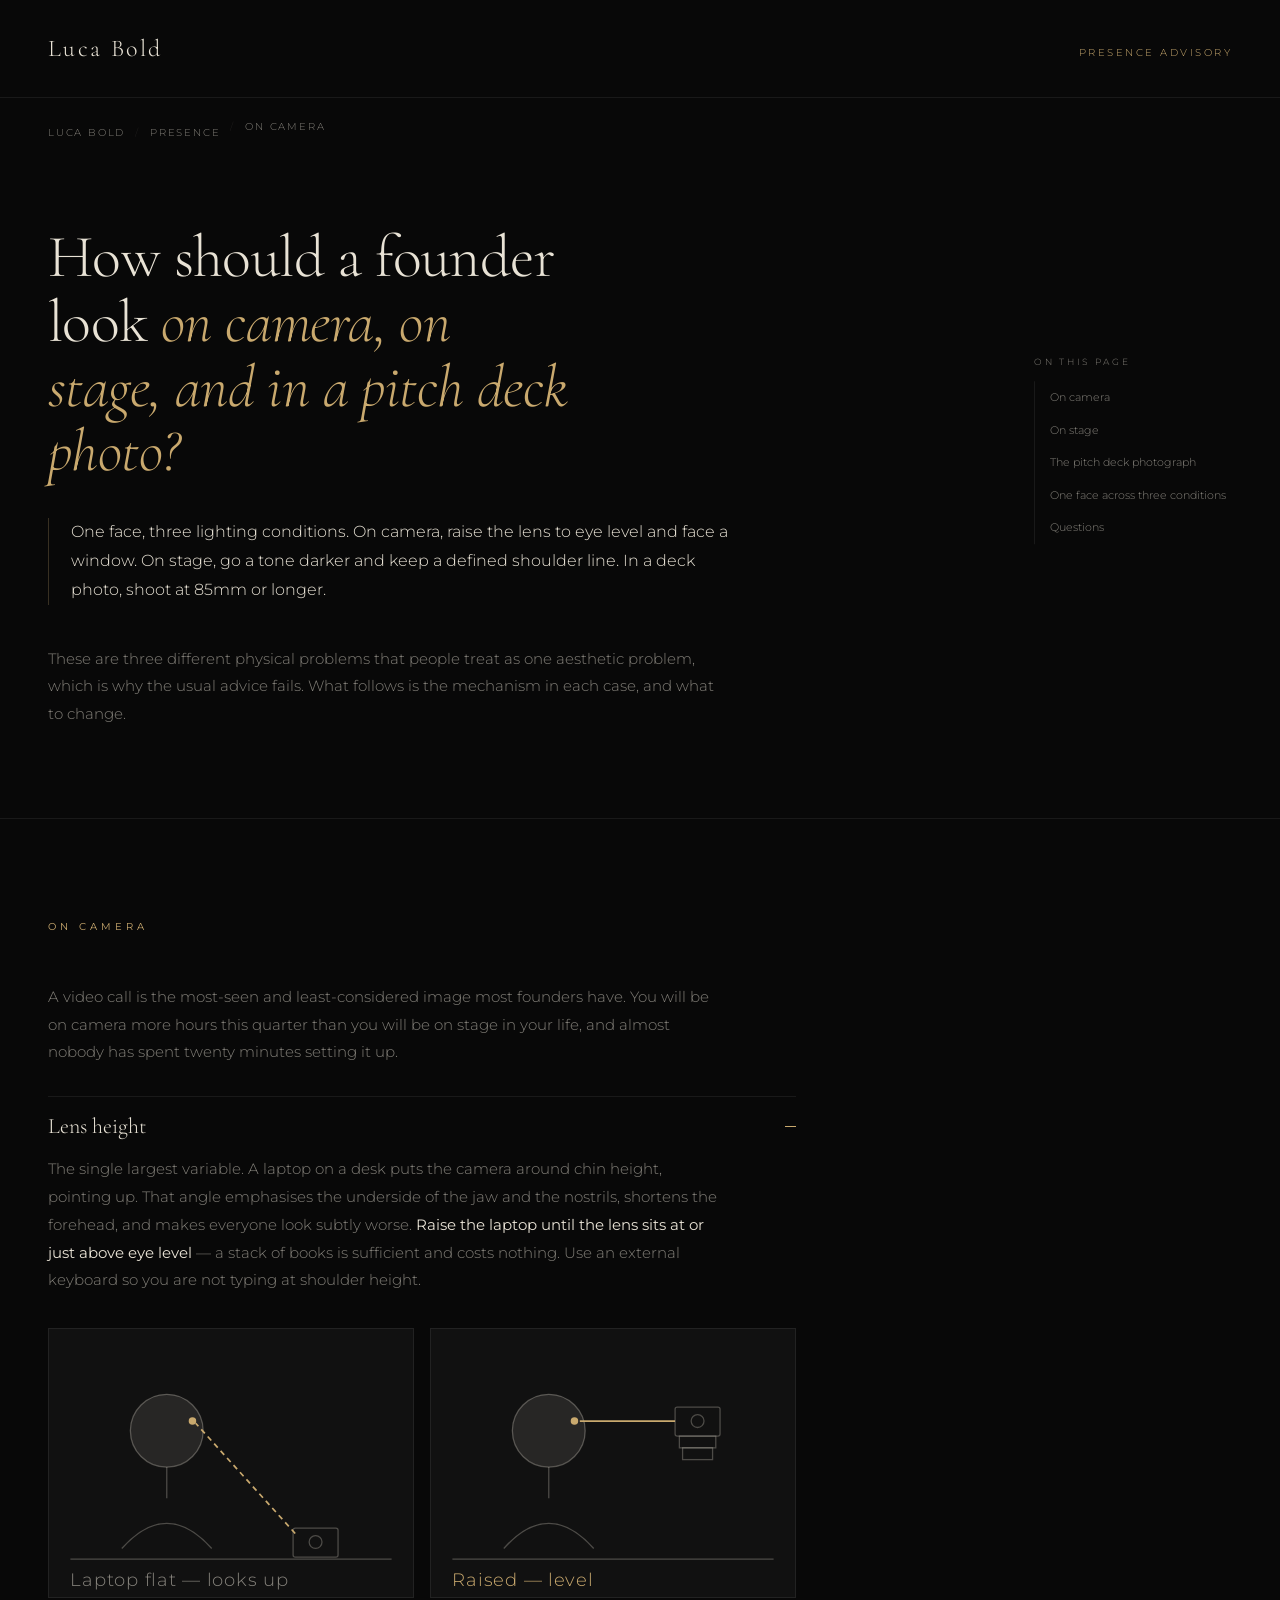
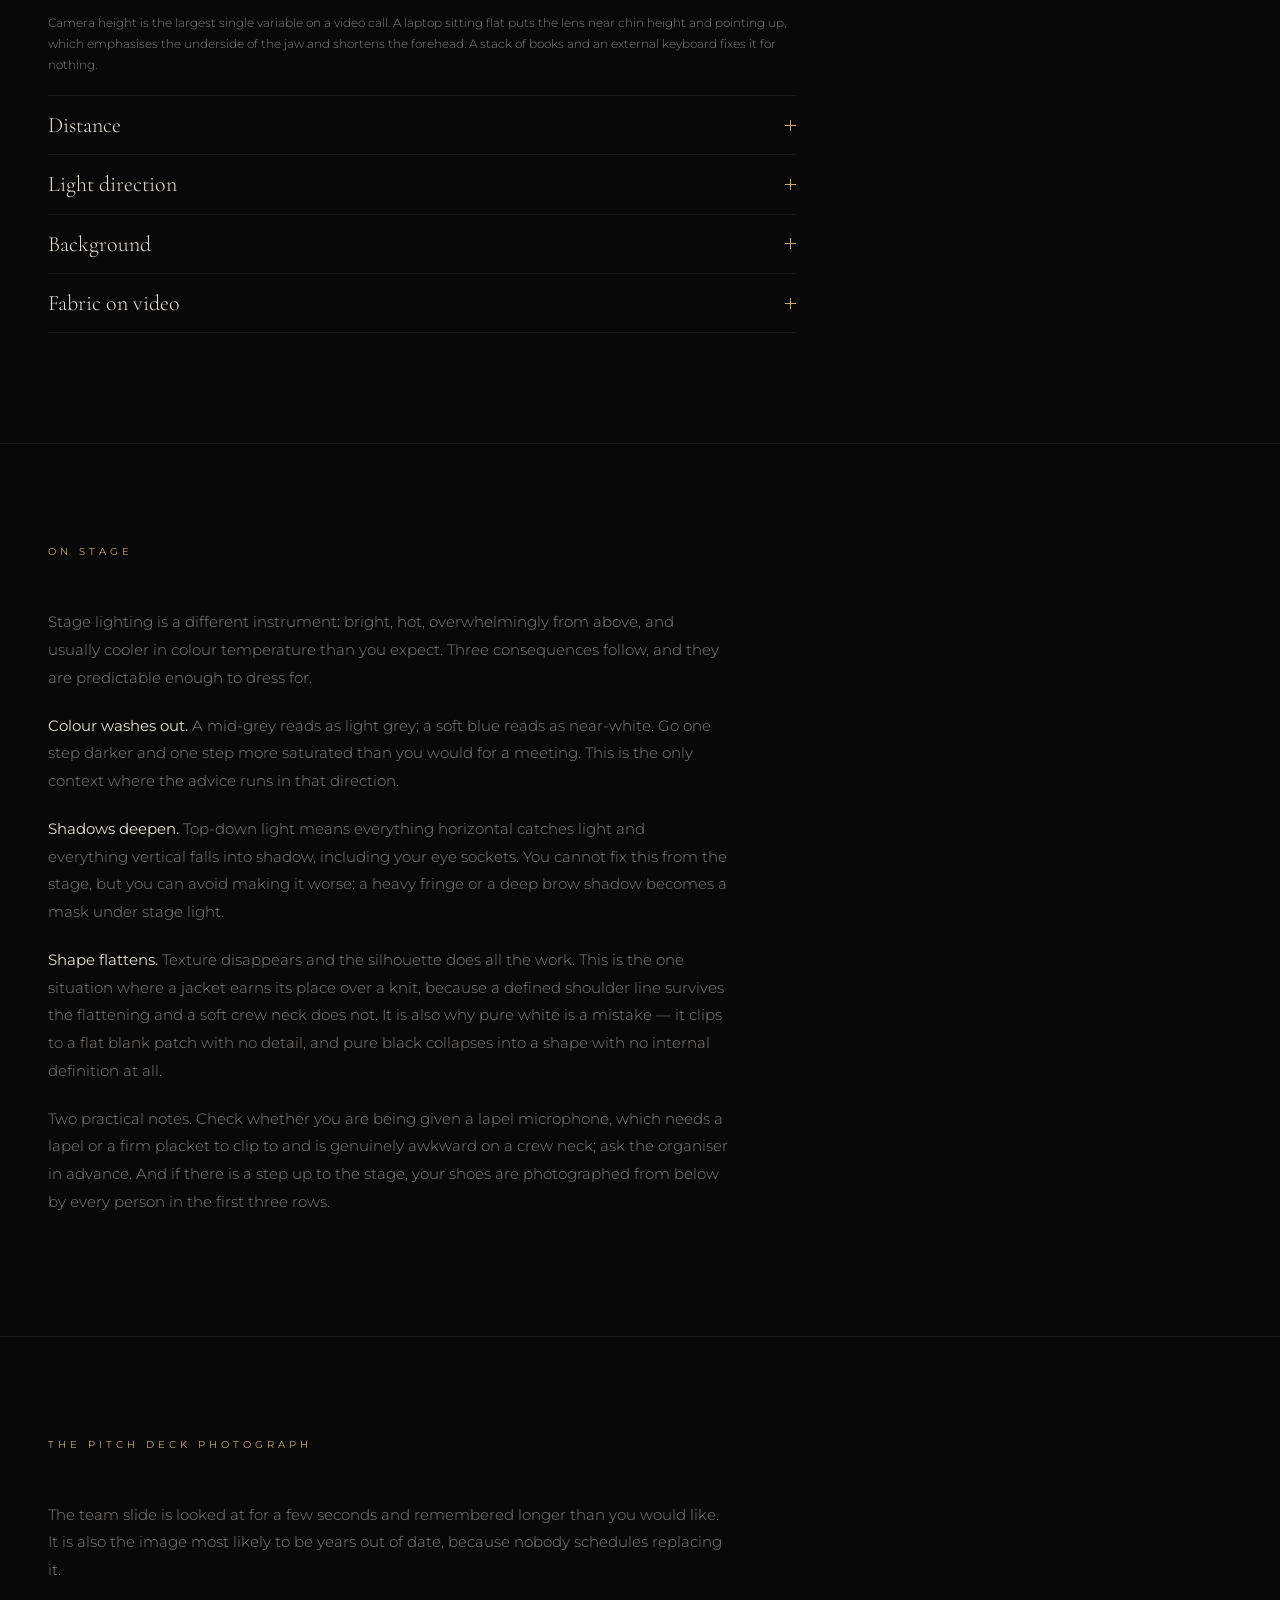
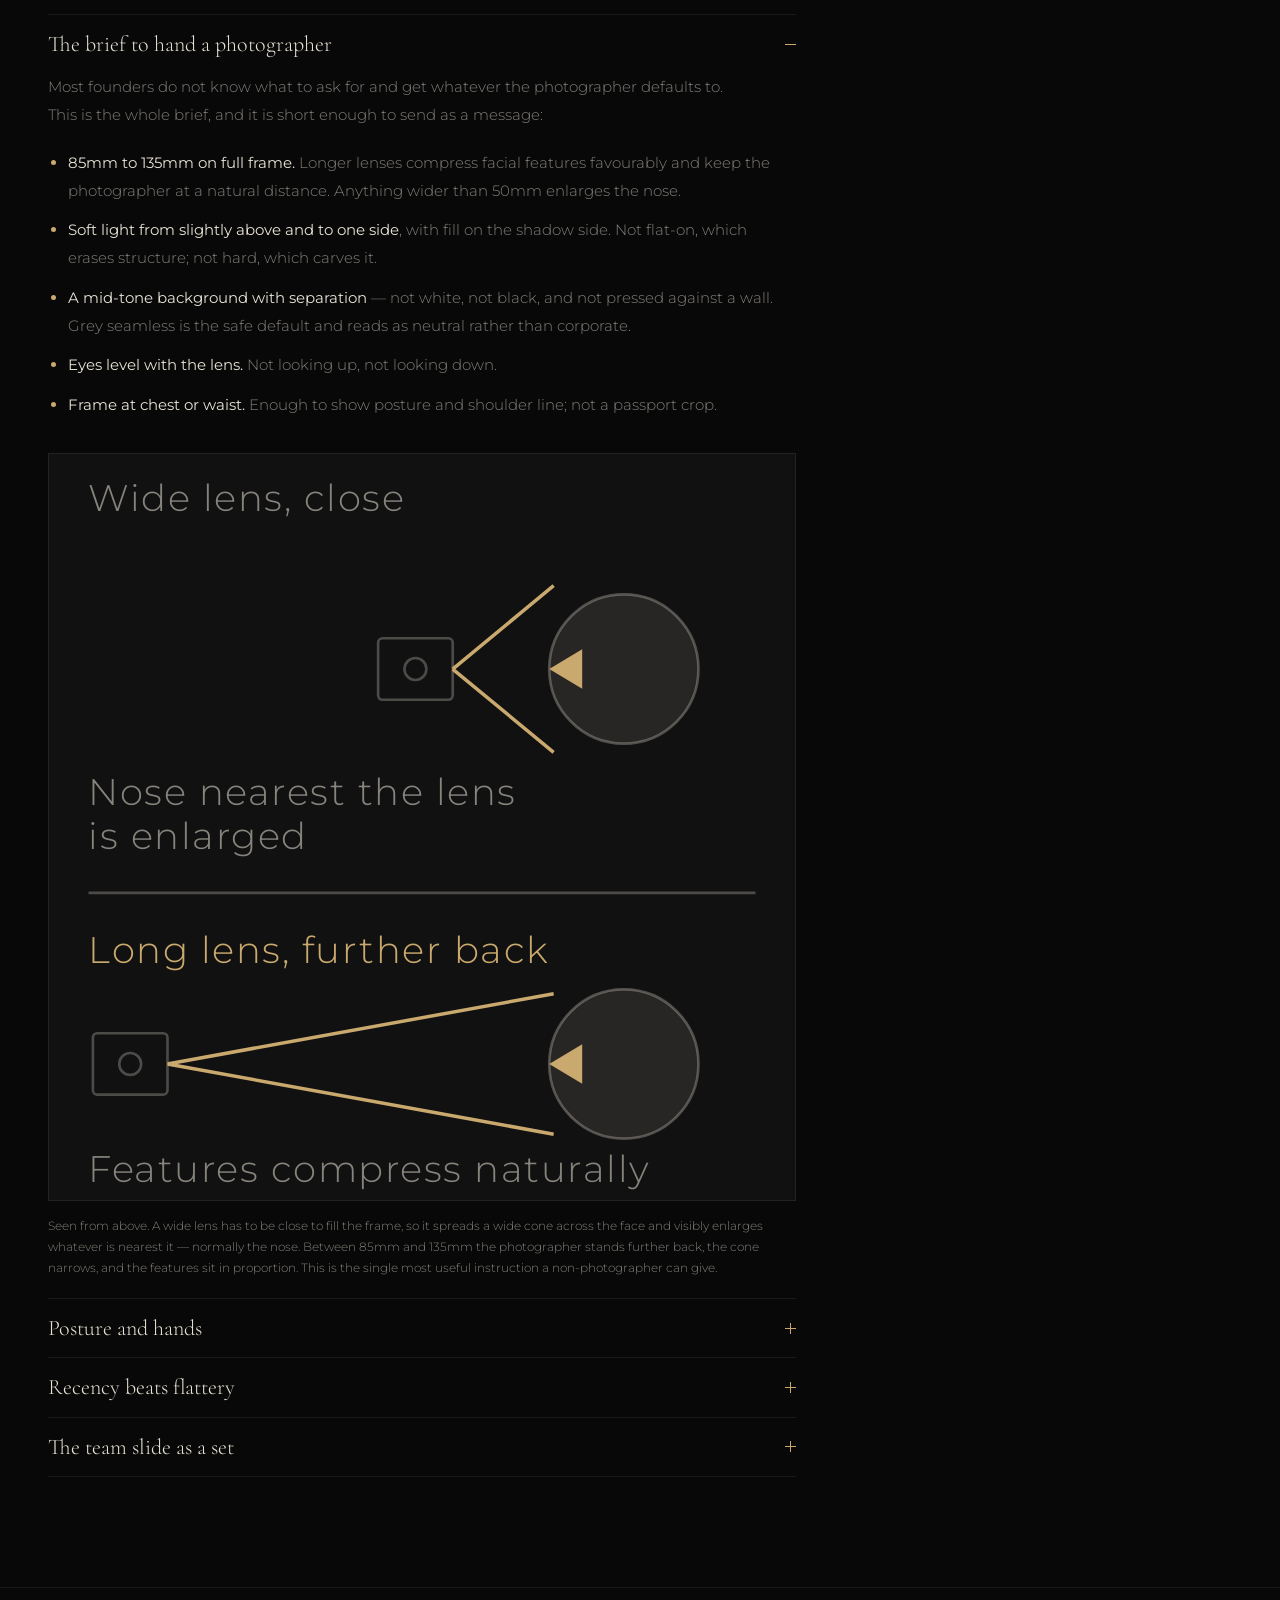
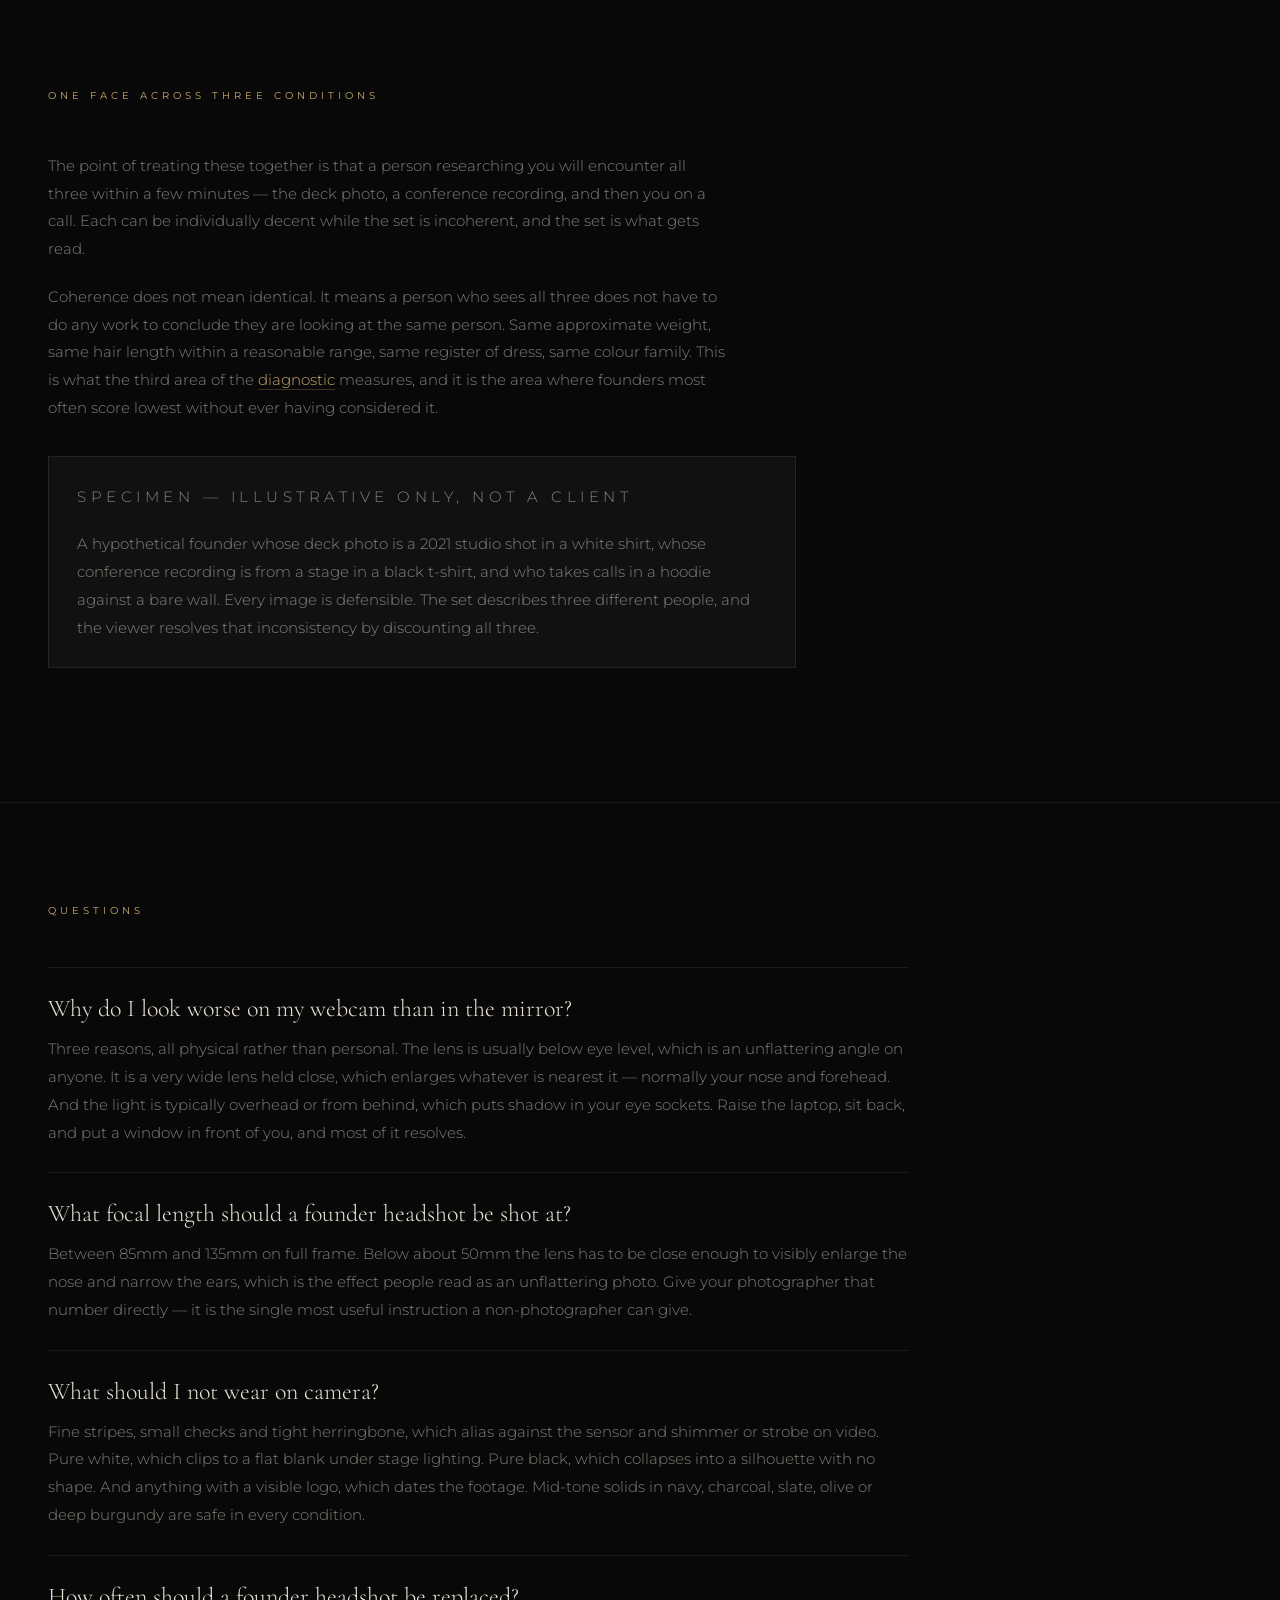
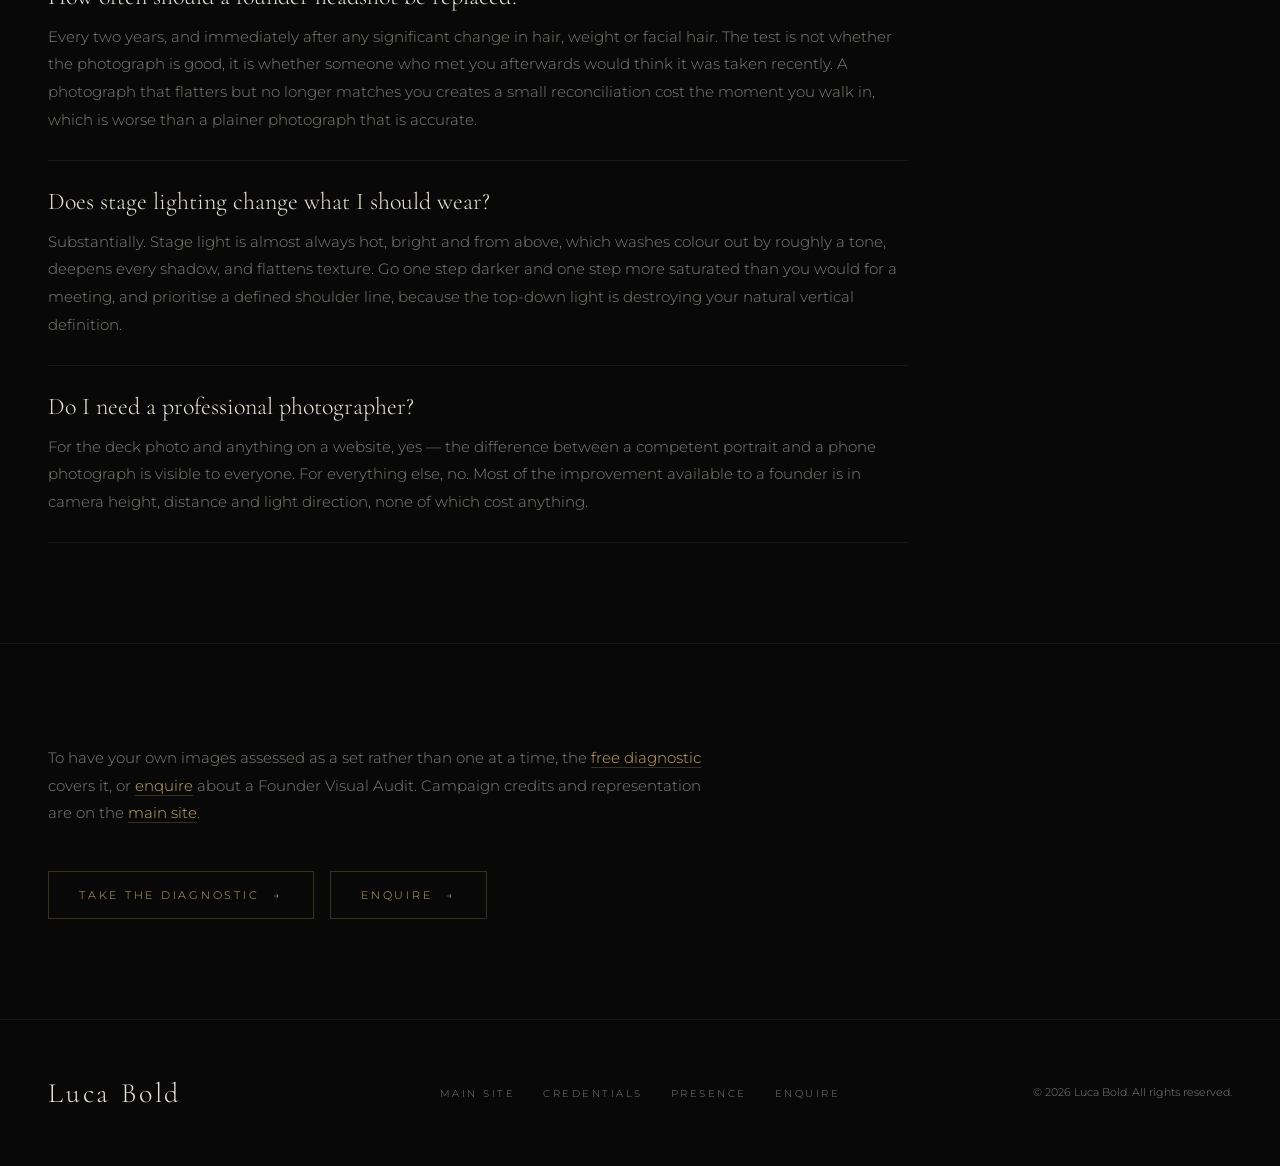
<file: presence/on-camera/index.html>
<!DOCTYPE html>
<html lang="en">
<head>
<meta charset="utf-8"/>
<meta content="width=device-width, initial-scale=1.0, viewport-fit=cover" name="viewport"/>
<title>How should a founder look on camera, on stage, and in a pitch deck photo? — Luca Bold</title>
<!-- Primary meta -->
<meta content="Camera height, focal length, lighting and fabric: how a founder should look on video calls, on stage, and in a pitch deck photograph." name="description"/>
<meta content="index, follow" name="robots"/>
<meta content="index, follow" name="googlebot"/>
<meta content="How a founder should look on camera, on stage and in a pitch deck photo. On video, raise the lens to eye level, sit 60 to 80cm back, and face a window. On stage, go a tone darker and keep a defined shoulder line, because top-down light washes colour and flattens shape. For a deck photo, shoot at 85mm to 135mm on full frame, soft light from above and to one side, mid-tone background, no crossed arms, replaced every two years. Avoid fine stripes and small checks on video, which alias against the sensor." name="ai-description"/>
<meta content="Luca Bold" name="author"/>
<!-- Open Graph -->
<meta content="How should a founder look on camera, on stage, and in a pitch deck photo?" property="og:title"/>
<meta content="Camera height, focal length, lighting and fabric: how a founder should look on video calls, on stage, and in a pitch deck photograph." property="og:description"/>
<meta content="article" property="og:type"/>
<meta content="https://www.lucabold.com/presence/on-camera/" property="og:url"/>
<meta content="https://www.lucabold.com/assets/portfolio/luca-bold-headshot-white-shirt.webp" property="og:image"/>
<meta content="Luca Bold" property="og:image:alt"/>
<meta content="Luca Bold" property="og:site_name"/>
<!-- Twitter/X card -->
<meta content="summary_large_image" name="twitter:card"/>
<meta content="How should a founder look on camera, on stage, and in a pitch deck photo?" name="twitter:title"/>
<meta content="Camera height, focal length, lighting and fabric: how a founder should look on video calls, on stage, and in a pitch deck photograph." name="twitter:description"/>
<meta content="https://www.lucabold.com/assets/portfolio/luca-bold-headshot-white-shirt.webp" name="twitter:image"/>
<meta content="Luca Bold" name="twitter:image:alt"/>
<link href="https://www.lucabold.com/presence/on-camera/" rel="canonical"/>
<link href="https://www.lucabold.com/llms.txt" rel="llms" type="text/plain"/>
<link href="https://fonts.googleapis.com" rel="preconnect"/>
<link crossorigin="" href="https://fonts.gstatic.com" rel="preconnect"/>
<link href="https://fonts.googleapis.com/css2?family=Cormorant+Garamond:ital,wght@0,300;0,400;0,600;1,300;1,400&amp;family=Montserrat:wght@200;300;400;500&amp;display=swap" rel="stylesheet"/>
<link href="/assets/presence.css" rel="stylesheet"/>
<script type="application/ld+json">
{
  "@context": "https://schema.org",
  "@graph": [
    {
      "@type": "Service",
      "@id": "https://www.lucabold.com/presence/on-camera/#service",
      "name": "Presence advisory for camera, stage and photography",
      "serviceType": "Executive presence advisory",
      "description": "Remote advisory on how a founder reads on video, on stage and in photographs.",
      "provider": {
        "@id": "https://www.lucabold.com/#luca-bold"
      },
      "areaServed": [
        {
          "@type": "City",
          "name": "London"
        },
        {
          "@type": "City",
          "name": "Berlin"
        },
        {
          "@type": "City",
          "name": "Paris"
        },
        {
          "@type": "City",
          "name": "Amsterdam"
        },
        {
          "@type": "City",
          "name": "Stockholm"
        },
        {
          "@type": "City",
          "name": "Copenhagen"
        },
        {
          "@type": "City",
          "name": "Milan"
        },
        {
          "@type": "City",
          "name": "Zurich"
        },
        {
          "@type": "City",
          "name": "Lisbon"
        },
        {
          "@type": "City",
          "name": "Barcelona"
        },
        {
          "@type": "City",
          "name": "Dublin"
        },
        {
          "@type": "City",
          "name": "Helsinki"
        },
        {
          "@type": "City",
          "name": "Munich"
        },
        {
          "@type": "City",
          "name": "Madrid"
        },
        {
          "@type": "Place",
          "name": "Remote, worldwide"
        }
      ],
      "availableChannel": {
        "@type": "ServiceChannel",
        "serviceUrl": "https://www.lucabold.com/presence/enquire/",
        "availableLanguage": {
          "@type": "Language",
          "name": "English"
        }
      },
      "hasOfferCatalog": {
        "@type": "OfferCatalog",
        "name": "Presence advisory engagements",
        "itemListElement": [
          {
            "@type": "Offer",
            "name": "Strategy session",
            "description": "A single 90-minute remote session on one upcoming situation, with a written follow-up.",
            "price": "500",
            "priceCurrency": "EUR",
            "availability": "https://schema.org/InStock"
          },
          {
            "@type": "Offer",
            "name": "Founder Visual Audit",
            "description": "A written assessment of every public image of you, ranked by the damage each one is doing.",
            "price": "1200",
            "priceCurrency": "EUR",
            "availability": "https://schema.org/InStock"
          },
          {
            "@type": "Offer",
            "name": "The Build",
            "description": "A working wardrobe and image system built for a named set of upcoming situations.",
            "price": "3500",
            "priceCurrency": "EUR",
            "availability": "https://schema.org/InStock"
          },
          {
            "@type": "Offer",
            "name": "Three-month engagement",
            "description": "Continuous advisory across a raise, a launch or a leadership transition.",
            "availability": "https://schema.org/InStock"
          },
          {
            "@type": "Offer",
            "name": "Retainer",
            "description": "Ongoing availability for founders and operators with a recurring public schedule.",
            "availability": "https://schema.org/InStock"
          }
        ]
      }
    },
    {
      "@type": "BreadcrumbList",
      "@id": "https://www.lucabold.com/presence/on-camera/#breadcrumb",
      "itemListElement": [
        {
          "@type": "ListItem",
          "position": 1,
          "name": "Luca Bold",
          "item": "https://www.lucabold.com/"
        },
        {
          "@type": "ListItem",
          "position": 2,
          "name": "Presence",
          "item": "https://www.lucabold.com/presence/"
        },
        {
          "@type": "ListItem",
          "position": 3,
          "name": "On camera",
          "item": "https://www.lucabold.com/presence/on-camera/"
        }
      ]
    },
    {
      "@type": "FAQPage",
      "@id": "https://www.lucabold.com/presence/on-camera/#faq",
      "mainEntity": [
        {
          "@type": "Question",
          "name": "Why do I look worse on my webcam than in the mirror?",
          "acceptedAnswer": {
            "@type": "Answer",
            "text": "Three reasons, all physical rather than personal. The lens is usually below eye level, which is an unflattering angle on anyone. It is a very wide lens held close, which enlarges whatever is nearest it — normally your nose and forehead. And the light is typically overhead or from behind, which puts shadow in your eye sockets. Raise the laptop, sit back, and put a window in front of you, and most of it resolves."
          }
        },
        {
          "@type": "Question",
          "name": "What focal length should a founder headshot be shot at?",
          "acceptedAnswer": {
            "@type": "Answer",
            "text": "Between 85mm and 135mm on full frame. Below about 50mm the lens has to be close enough to visibly enlarge the nose and narrow the ears, which is the effect people read as an unflattering photo. Give your photographer that number directly — it is the single most useful instruction a non-photographer can give."
          }
        },
        {
          "@type": "Question",
          "name": "What should I not wear on camera?",
          "acceptedAnswer": {
            "@type": "Answer",
            "text": "Fine stripes, small checks and tight herringbone, which alias against the sensor and shimmer or strobe on video. Pure white, which clips to a flat blank under stage lighting. Pure black, which collapses into a silhouette with no shape. And anything with a visible logo, which dates the footage. Mid-tone solids in navy, charcoal, slate, olive or deep burgundy are safe in every condition."
          }
        },
        {
          "@type": "Question",
          "name": "How often should a founder headshot be replaced?",
          "acceptedAnswer": {
            "@type": "Answer",
            "text": "Every two years, and immediately after any significant change in hair, weight or facial hair. The test is not whether the photograph is good, it is whether someone who met you afterwards would think it was taken recently. A photograph that flatters but no longer matches you creates a small reconciliation cost the moment you walk in, which is worse than a plainer photograph that is accurate."
          }
        },
        {
          "@type": "Question",
          "name": "Does stage lighting change what I should wear?",
          "acceptedAnswer": {
            "@type": "Answer",
            "text": "Substantially. Stage light is almost always hot, bright and from above, which washes colour out by roughly a tone, deepens every shadow, and flattens texture. Go one step darker and one step more saturated than you would for a meeting, and prioritise a defined shoulder line, because the top-down light is destroying your natural vertical definition."
          }
        },
        {
          "@type": "Question",
          "name": "Do I need a professional photographer?",
          "acceptedAnswer": {
            "@type": "Answer",
            "text": "For the deck photo and anything on a website, yes — the difference between a competent portrait and a phone photograph is visible to everyone. For everything else, no. Most of the improvement available to a founder is in camera height, distance and light direction, none of which cost anything."
          }
        }
      ]
    },
    {
      "@type": "WebPage",
      "@id": "https://www.lucabold.com/presence/on-camera/#webpage",
      "url": "https://www.lucabold.com/presence/on-camera/",
      "name": "How should a founder look on camera, on stage, and in a pitch deck photo? — Luca Bold",
      "description": "How a founder should look on camera, on stage and in a pitch deck photograph.",
      "isPartOf": {
        "@id": "https://www.lucabold.com/#website"
      },
      "about": {
        "@id": "https://www.lucabold.com/presence/on-camera/#service"
      },
      "mainEntity": {
        "@id": "https://www.lucabold.com/presence/on-camera/#faq"
      },
      "breadcrumb": {
        "@id": "https://www.lucabold.com/presence/on-camera/#breadcrumb"
      },
      "inLanguage": "en",
      "author": {
        "@id": "https://www.lucabold.com/#luca-bold"
      },
      "publisher": {
        "@id": "https://www.lucabold.com/#luca-bold"
      }
    }
  ]
}
</script>
</head>
<body>
<a class="skip-link" href="#main">Skip to content</a>
<header class="p-masthead">
<a class="p-wordmark" href="/">Luca Bold</a>
<p class="p-masthead-note">Presence advisory</p>
</header>
<nav aria-label="Breadcrumb" class="p-breadcrumb">
<ol>
<li><a href="/">Luca Bold</a></li>
<li><a href="/presence/">Presence</a></li>
<li><span aria-current="page">On camera</span></li>
</ol>
</nav>
<main id="main">
<nav class="p-toc" aria-label="On this page">
<p class="p-toc-title">On this page</p>
<ol>
<li><a href="#cam">On camera</a></li>
<li><a href="#stage">On stage</a></li>
<li><a href="#deck">The pitch deck photograph</a></li>
<li><a href="#one">One face across three conditions</a></li>
<li><a href="#faq">Questions</a></li>
</ol>
</nav>
<section class="p-hero">
<h1>How should a founder look <em>on camera, on stage, and in a pitch deck photo?</em></h1>
<p class="p-answer">One face, three lighting conditions. On camera, raise the lens to eye level and face a window. On stage, go a tone darker and keep a defined shoulder line. In a deck photo, shoot at 85mm or longer.</p>
<p class="p-standfirst">These are three different physical problems that people treat as one aesthetic problem, which is why the usual advice fails. What follows is the mechanism in each case, and what to change.</p>
</section>

<section class="section" id="cam">
<h2 class="section-label" id="cam-label">On camera</h2>
<div class="p-body p-measure" aria-labelledby="cam-label">
<p>A video call is the most-seen and least-considered image most founders have. You will be on camera more hours this quarter than you will be on stage in your life, and almost nobody has spent twenty minutes setting it up.</p>
<div class="p-accordion">
<details class="p-detail" open>
<summary><h3>Lens height</h3><span class="p-detail-mark" aria-hidden="true"></span></summary>
<div class="p-detail-body">
<p>The single largest variable. A laptop on a desk puts the camera around chin height, pointing up. That angle emphasises the underside of the jaw and the nostrils, shortens the forehead, and makes everyone look subtly worse. <strong>Raise the laptop until the lens sits at or just above eye level</strong> &#8212; a stack of books is sufficient and costs nothing. Use an external keyboard so you are not typing at shoulder height.</p>
<figure class="p-figure">
<div class="p-figure-frame">
<svg viewBox="0 0 340 250" role="img" aria-labelledby="fig-lens-a-t" xmlns="http://www.w3.org/2000/svg">
<title id="fig-lens-a-t">A laptop flat on a desk puts the lens near chin height, so the camera looks upward at the face.</title>
<line class="dg-edge" x1="20" y1="215" x2="320" y2="215"/>
<circle class="dg-body" cx="110" cy="95" r="34"/>
<path class="dg-edge" d="M110,129 V158 M68,205 Q110,158 152,205"/>
<circle class="dg-fill" cx="134" cy="86" r="3.5"/>
<rect class="dg-edge" x="228" y="186" width="42" height="27" rx="2"/>
<circle class="dg-edge" cx="249" cy="199" r="6"/>
<path class="dg-accent-dash" d="M230,191 L137,88"/>
<text class="dg-text" x="20" y="240">Laptop flat &#8212; looks up</text>
</svg>
<svg viewBox="0 0 340 250" role="img" aria-labelledby="fig-lens-b-t" xmlns="http://www.w3.org/2000/svg">
<title id="fig-lens-b-t">Raising the laptop until the lens sits at eye level gives a level sight line.</title>
<line class="dg-edge" x1="20" y1="215" x2="320" y2="215"/>
<circle class="dg-body" cx="110" cy="95" r="34"/>
<path class="dg-edge" d="M110,129 V158 M68,205 Q110,158 152,205"/>
<circle class="dg-fill" cx="134" cy="86" r="3.5"/>
<rect class="dg-edge" x="228" y="73" width="42" height="27" rx="2"/>
<circle class="dg-edge" cx="249" cy="86" r="6"/>
<rect class="dg-edge" x="232" y="100" width="34" height="11"/>
<rect class="dg-edge" x="235" y="111" width="28" height="11"/>
<path class="dg-accent" d="M228,86 H139"/>
<text class="dg-text dg-text-key" x="20" y="240">Raised &#8212; level</text>
</svg>
</div>
<figcaption>Camera height is the largest single variable on a video call. A laptop sitting flat puts the lens near chin height and pointing up, which emphasises the underside of the jaw and shortens the forehead. A stack of books and an external keyboard fixes it for nothing.</figcaption>
</figure>
</div>
</details>
<details class="p-detail">
<summary><h3>Distance</h3><span class="p-detail-mark" aria-hidden="true"></span></summary>
<div class="p-detail-body">
<p>Laptop webcams are very wide lenses. At arm's length, that width visibly enlarges whatever is closest to the lens and compresses everything else. <strong>Sit back.</strong> Sixty to eighty centimetres rather than forty. You will occupy less of the frame, which is correct &#8212; a head that fills the frame reads as aggressive and shows the distortion at its worst. Aim for head and upper chest, with a little space above the head.</p>
</div>
</details>
<details class="p-detail">
<summary><h3>Light direction</h3><span class="p-detail-mark" aria-hidden="true"></span></summary>
<div class="p-detail-body">
<p>Light should come from in front of you and slightly above. In practice this means facing a window, not sitting with one behind you. A window behind puts the camera's exposure in an impossible position and turns you into a silhouette. An overhead ceiling light alone drops shadow directly into the eye sockets, which reads as fatigue no matter how you feel.</p>
<p>If there is no usable window, any diffuse light source in front at roughly face height will do. It does not need to be a purpose-made lamp, and a single soft source beats an expensive ring light used badly.</p>
</div>
</details>
<details class="p-detail">
<summary><h3>Background</h3><span class="p-detail-mark" aria-hidden="true"></span></summary>
<div class="p-detail-body">
<p>Depth beats decoration. A background with two or three metres behind you reads as a real space; a wall thirty centimetres behind your head reads as a cupboard. Avoid virtual backgrounds for anything that matters &#8212; the edge detection fails around hair and shoulders, and that failure is read as unseriousness. A plain wall with depth is better than a bookshelf with none.</p>
</div>
</details>
<details class="p-detail">
<summary><h3>Fabric on video</h3><span class="p-detail-mark" aria-hidden="true"></span></summary>
<div class="p-detail-body">
<p>Video compression and sensor pattern make certain fabrics misbehave in ways they never do in person. Fine stripes, small checks and tight herringbone alias against the pixel grid and produce shimmer, and compression spends its bandwidth on that shimmer rather than on your face. Solid mid-tones are the reliable answer &#8212; navy, charcoal, slate, olive, deep burgundy.</p>
</div>
</details>
</div>
</div>
</section>

<section class="section" id="stage">
<h2 class="section-label" id="stage-label">On stage</h2>
<div class="p-body p-measure" aria-labelledby="stage-label">
<p>Stage lighting is a different instrument: bright, hot, overwhelmingly from above, and usually cooler in colour temperature than you expect. Three consequences follow, and they are predictable enough to dress for.</p>
<p><strong>Colour washes out.</strong> A mid-grey reads as light grey; a soft blue reads as near-white. Go one step darker and one step more saturated than you would for a meeting. This is the only context where the advice runs in that direction.</p>
<p><strong>Shadows deepen.</strong> Top-down light means everything horizontal catches light and everything vertical falls into shadow, including your eye sockets. You cannot fix this from the stage, but you can avoid making it worse: a heavy fringe or a deep brow shadow becomes a mask under stage light.</p>
<p><strong>Shape flattens.</strong> Texture disappears and the silhouette does all the work. This is the one situation where a jacket earns its place over a knit, because a defined shoulder line survives the flattening and a soft crew neck does not. It is also why pure white is a mistake &#8212; it clips to a flat blank patch with no detail, and pure black collapses into a shape with no internal definition at all.</p>
<p>Two practical notes. Check whether you are being given a lapel microphone, which needs a lapel or a firm placket to clip to and is genuinely awkward on a crew neck; ask the organiser in advance. And if there is a step up to the stage, your shoes are photographed from below by every person in the first three rows.</p>
</div>
</section>

<section class="section" id="deck">
<h2 class="section-label" id="deck-label">The pitch deck photograph</h2>
<div class="p-body p-measure" aria-labelledby="deck-label">
<p>The team slide is looked at for a few seconds and remembered longer than you would like. It is also the image most likely to be years out of date, because nobody schedules replacing it.</p>
<div class="p-accordion">
<details class="p-detail" open>
<summary><h3>The brief to hand a photographer</h3><span class="p-detail-mark" aria-hidden="true"></span></summary>
<div class="p-detail-body">
<p>Most founders do not know what to ask for and get whatever the photographer defaults to. This is the whole brief, and it is short enough to send as a message:</p>
<ul>
<li><strong>85mm to 135mm on full frame.</strong> Longer lenses compress facial features favourably and keep the photographer at a natural distance. Anything wider than 50mm enlarges the nose.</li>
<li><strong>Soft light from slightly above and to one side</strong>, with fill on the shadow side. Not flat-on, which erases structure; not hard, which carves it.</li>
<li><strong>A mid-tone background with separation</strong> &#8212; not white, not black, and not pressed against a wall. Grey seamless is the safe default and reads as neutral rather than corporate.</li>
<li><strong>Eyes level with the lens.</strong> Not looking up, not looking down.</li>
<li><strong>Frame at chest or waist.</strong> Enough to show posture and shoulder line; not a passport crop.</li>
</ul>
<figure class="p-figure">
<div class="p-figure-frame">
<svg viewBox="0 0 340 340" role="img" aria-labelledby="fig-focal-t" xmlns="http://www.w3.org/2000/svg">
<title id="fig-focal-t">Seen from above: a wide lens has to sit close, spreading a wide cone across the face and enlarging whatever is nearest it. A longer lens sits further back with a narrow cone, so features compress naturally.</title>
<text class="dg-text" x="18" y="26">Wide lens, close</text>
<circle class="dg-body" cx="262" cy="98" r="34"/>
<path class="dg-fill" d="M228,98 L243,89 L243,107 Z"/>
<rect class="dg-edge" x="150" y="84" width="34" height="28" rx="2"/>
<circle class="dg-edge" cx="167" cy="98" r="5"/>
<path class="dg-accent" d="M184,98 L230,60 M184,98 L230,136"/>
<text class="dg-text" x="18" y="160">Nose nearest the lens</text>
<text class="dg-text" x="18" y="180">is enlarged</text>
<line class="dg-edge" x1="18" y1="200" x2="322" y2="200"/>
<text class="dg-text dg-text-key" x="18" y="232">Long lens, further back</text>
<circle class="dg-body" cx="262" cy="278" r="34"/>
<path class="dg-fill" d="M228,278 L243,269 L243,287 Z"/>
<rect class="dg-edge" x="20" y="264" width="34" height="28" rx="2"/>
<circle class="dg-edge" cx="37" cy="278" r="5"/>
<path class="dg-accent" d="M54,278 L230,246 M54,278 L230,310"/>
<text class="dg-text" x="18" y="332">Features compress naturally</text>
</svg>
</div>
<figcaption>Seen from above. A wide lens has to be close to fill the frame, so it spreads a wide cone across the face and visibly enlarges whatever is nearest it &#8212; normally the nose. Between 85mm and 135mm the photographer stands further back, the cone narrows, and the features sit in proportion. This is the single most useful instruction a non-photographer can give.</figcaption>
</figure>
</div>
</details>
<details class="p-detail">
<summary><h3>Posture and hands</h3><span class="p-detail-mark" aria-hidden="true"></span></summary>
<div class="p-detail-body">
<p>No crossed arms. It is read as closed and defensive by a large share of viewers, it is the single most common pose in bad founder photography, and it makes the upper body a solid block. Hands either out of frame or relaxed. Shoulders back and down, weight slightly on the back foot, chin very slightly forward and down &#8212; the last one feels wrong and photographs correctly, which is why professionals do it and nobody else does.</p>
</div>
</details>
<details class="p-detail">
<summary><h3>Recency beats flattery</h3><span class="p-detail-mark" aria-hidden="true"></span></summary>
<div class="p-detail-body">
<p>A photograph that no longer matches you is worse than a plainer photograph that does. If an investor sees the deck on Monday and you in person on Thursday, any gap between the two has to be reconciled, and that reconciliation is a small cost paid at exactly the wrong moment. Replace every two years, and immediately after any change in hair, weight or facial hair.</p>
</div>
</details>
<details class="p-detail">
<summary><h3>The team slide as a set</h3><span class="p-detail-mark" aria-hidden="true"></span></summary>
<div class="p-detail-body">
<p>Five founders photographed by five different photographers in five different years, at five different crops and colour temperatures, is a slide that reads as a company that does not coordinate. One session, one photographer, one background, one day, is worth more than five individually better photographs. If a co-founder joins later, send the new photographer the original file and ask them to match it.</p>
</div>
</details>
</div>
</div>
</section>

<section class="section" id="one">
<h2 class="section-label" id="one-label">One face across three conditions</h2>
<div class="p-body p-measure" aria-labelledby="one-label">
<p>The point of treating these together is that a person researching you will encounter all three within a few minutes &#8212; the deck photo, a conference recording, and then you on a call. Each can be individually decent while the set is incoherent, and the set is what gets read.</p>
<p>Coherence does not mean identical. It means a person who sees all three does not have to do any work to conclude they are looking at the same person. Same approximate weight, same hair length within a reasonable range, same register of dress, same colour family. This is what the third area of the <a href="/presence/read/">diagnostic</a> measures, and it is the area where founders most often score lowest without ever having considered it.</p>
<div class="p-callout p-specimen">
<p class="p-specimen-label">Specimen &#8212; illustrative only, not a client</p>
<p>A hypothetical founder whose deck photo is a 2021 studio shot in a white shirt, whose conference recording is from a stage in a black t-shirt, and who takes calls in a hoodie against a bare wall. Every image is defensible. The set describes three different people, and the viewer resolves that inconsistency by discounting all three.</p>
</div>
</div>
</section>

<section class="section" id="faq">
<h2 class="section-label" id="faq-label">Questions</h2>
<div class="faq-list">
<div class="faq-item">
<h3>Why do I look worse on my webcam than in the mirror?</h3>
<p>Three reasons, all physical rather than personal. The lens is usually below eye level, which is an unflattering angle on anyone. It is a very wide lens held close, which enlarges whatever is nearest it — normally your nose and forehead. And the light is typically overhead or from behind, which puts shadow in your eye sockets. Raise the laptop, sit back, and put a window in front of you, and most of it resolves.</p>
</div>
<div class="faq-item">
<h3>What focal length should a founder headshot be shot at?</h3>
<p>Between 85mm and 135mm on full frame. Below about 50mm the lens has to be close enough to visibly enlarge the nose and narrow the ears, which is the effect people read as an unflattering photo. Give your photographer that number directly — it is the single most useful instruction a non-photographer can give.</p>
</div>
<div class="faq-item">
<h3>What should I not wear on camera?</h3>
<p>Fine stripes, small checks and tight herringbone, which alias against the sensor and shimmer or strobe on video. Pure white, which clips to a flat blank under stage lighting. Pure black, which collapses into a silhouette with no shape. And anything with a visible logo, which dates the footage. Mid-tone solids in navy, charcoal, slate, olive or deep burgundy are safe in every condition.</p>
</div>
<div class="faq-item">
<h3>How often should a founder headshot be replaced?</h3>
<p>Every two years, and immediately after any significant change in hair, weight or facial hair. The test is not whether the photograph is good, it is whether someone who met you afterwards would think it was taken recently. A photograph that flatters but no longer matches you creates a small reconciliation cost the moment you walk in, which is worse than a plainer photograph that is accurate.</p>
</div>
<div class="faq-item">
<h3>Does stage lighting change what I should wear?</h3>
<p>Substantially. Stage light is almost always hot, bright and from above, which washes colour out by roughly a tone, deepens every shadow, and flattens texture. Go one step darker and one step more saturated than you would for a meeting, and prioritise a defined shoulder line, because the top-down light is destroying your natural vertical definition.</p>
</div>
<div class="faq-item">
<h3>Do I need a professional photographer?</h3>
<p>For the deck photo and anything on a website, yes — the difference between a competent portrait and a phone photograph is visible to everyone. For everything else, no. Most of the improvement available to a founder is in camera height, distance and light direction, none of which cost anything.</p>
</div>
</div>
</section>

<section class="section">
<div class="p-body p-measure">
<p>To have your own images assessed as a set rather than one at a time, the <a href="/presence/read/">free diagnostic</a> covers it, or <a href="/presence/enquire/">enquire</a> about a Founder Visual Audit. Campaign credits and representation are on the <a href="/#work">main site</a>.</p>
<div class="p-actions">
<a class="btn" href="/presence/read/"><span>Take the diagnostic</span><span class="btn-arrow" aria-hidden="true">&#8594;</span></a>
<a class="btn" href="/presence/enquire/"><span>Enquire</span><span class="btn-arrow" aria-hidden="true">&#8594;</span></a>
</div>
</div>
</section>
</main>
<footer role="contentinfo">
<div class="footer-logo">Luca Bold</div>
<nav aria-label="Footer navigation">
<ul class="footer-links">
<li><a href="/">Main site</a></li>
<li><a href="/#work">Credentials</a></li>
<li><a href="/presence/">Presence</a></li>
<li><a href="/presence/enquire/">Enquire</a></li>
</ul>
</nav>
<p class="footer-copy">&#169; 2026 Luca Bold. All rights reserved.</p>
</footer>
<script src="/assets/presence.js" defer></script>
</body>
</html>
</file>
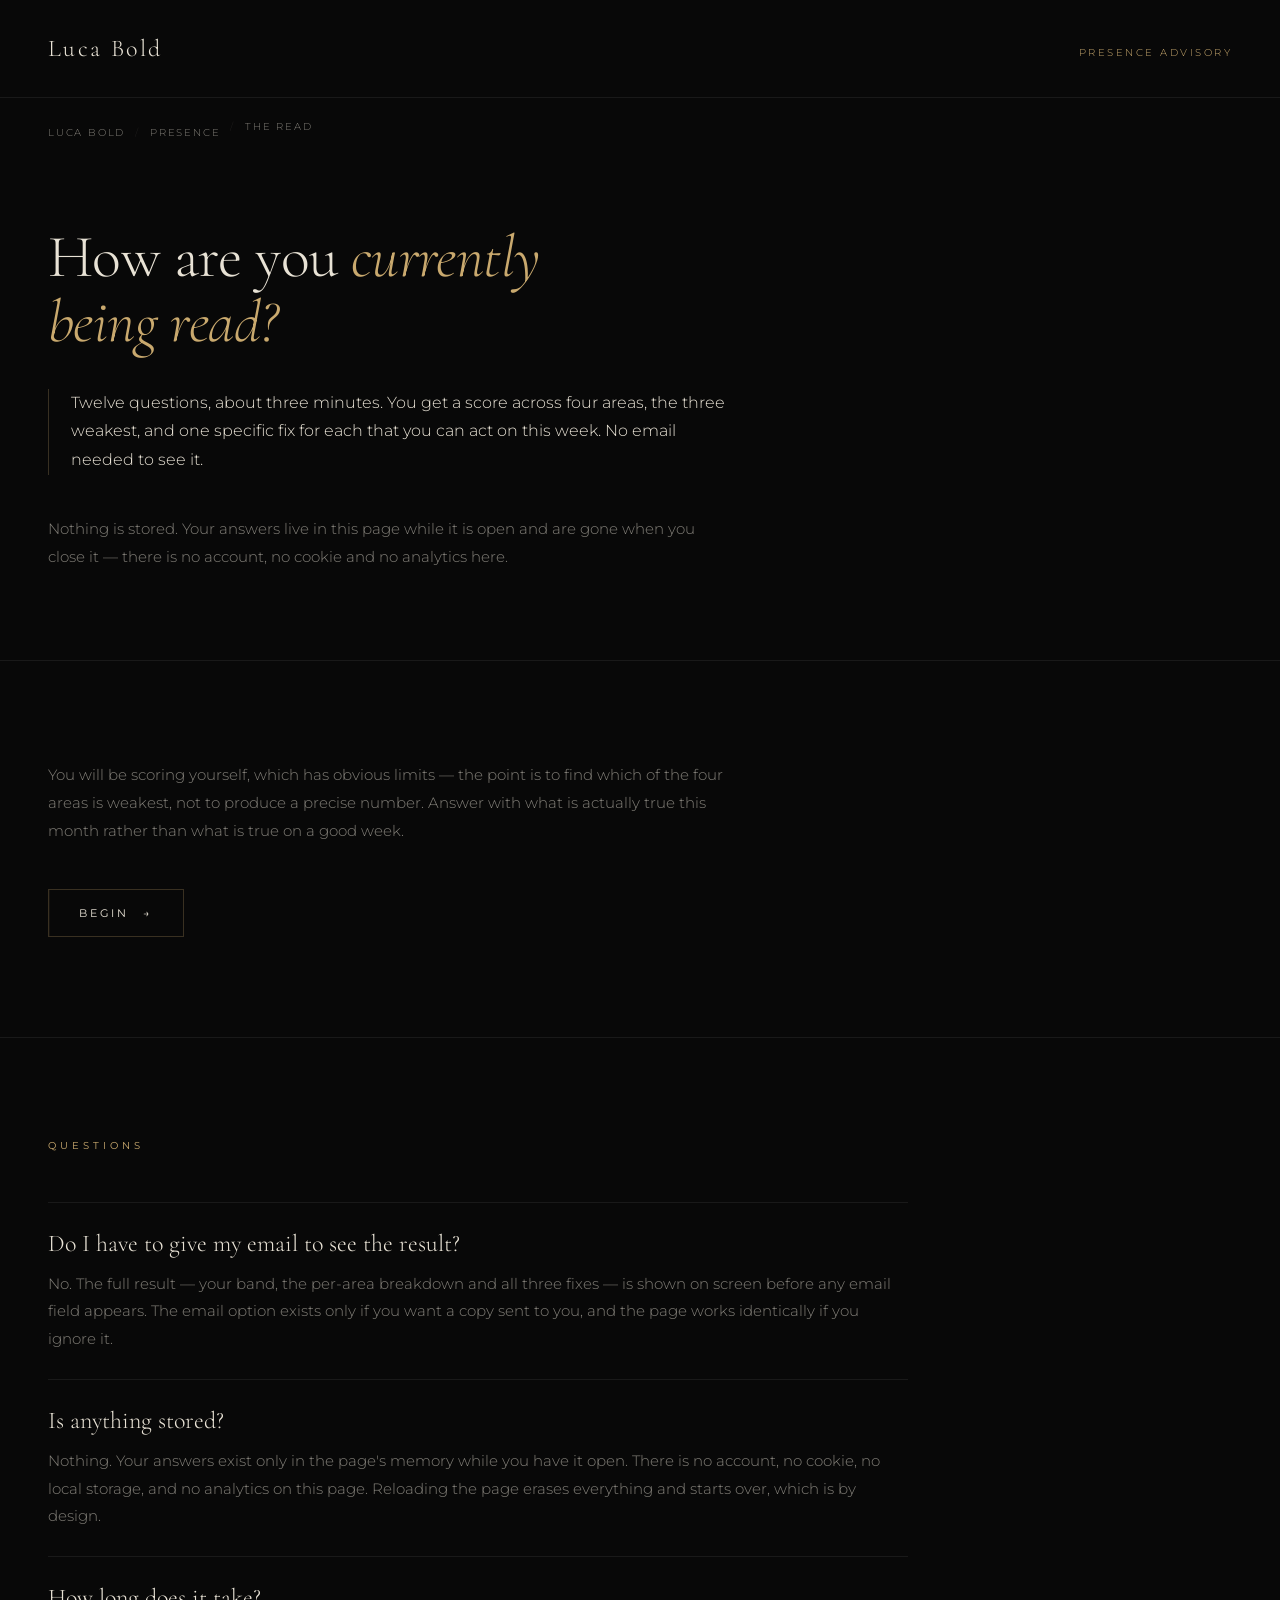
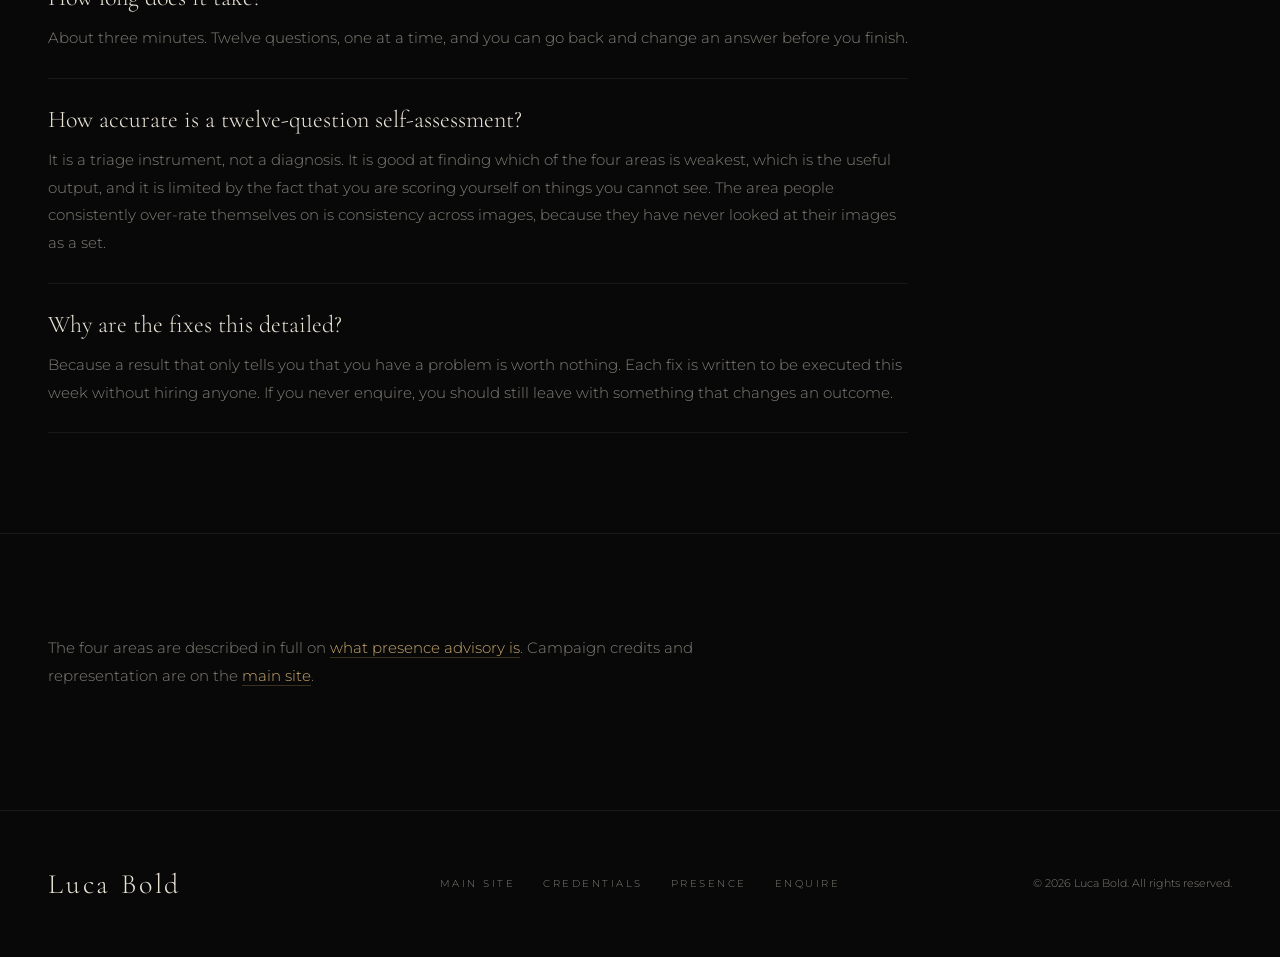
<file: presence/read/index.html>
<!DOCTYPE html>
<html lang="en">
<head>
<meta charset="utf-8"/>
<meta content="width=device-width, initial-scale=1.0, viewport-fit=cover" name="viewport"/>
<title>The read — a free 12-question presence diagnostic — Luca Bold</title>
<!-- Primary meta -->
<meta content="A free twelve-question diagnostic scoring how you are read in person, on camera, across your public images, and against your next 90 days. No email required." name="description"/>
<meta content="index, follow" name="robots"/>
<meta content="index, follow" name="googlebot"/>
<meta content="A free twelve-question self-assessment scoring how a founder is read across four areas: in person, on camera, consistency across public images, and situational fit for the next ninety days. Returns a band out of 36, a per-area breakdown, and one specific actionable fix for each of the three weakest areas. The full result is readable without providing an email address. Nothing is stored — no account, cookies or browser storage." name="ai-description"/>
<meta content="Luca Bold" name="author"/>
<!-- Open Graph -->
<meta content="How are you currently being read?" property="og:title"/>
<meta content="A free twelve-question diagnostic scoring how you are read in person, on camera, across your public images, and against your next 90 days. No email required." property="og:description"/>
<meta content="article" property="og:type"/>
<meta content="https://www.lucabold.com/presence/read/" property="og:url"/>
<meta content="https://www.lucabold.com/assets/portfolio/luca-bold-headshot-white-shirt.webp" property="og:image"/>
<meta content="Luca Bold" property="og:image:alt"/>
<meta content="Luca Bold" property="og:site_name"/>
<!-- Twitter/X card -->
<meta content="summary_large_image" name="twitter:card"/>
<meta content="How are you currently being read?" name="twitter:title"/>
<meta content="A free twelve-question diagnostic scoring how you are read in person, on camera, across your public images, and against your next 90 days. No email required." name="twitter:description"/>
<meta content="https://www.lucabold.com/assets/portfolio/luca-bold-headshot-white-shirt.webp" name="twitter:image"/>
<meta content="Luca Bold" name="twitter:image:alt"/>
<link href="https://www.lucabold.com/presence/read/" rel="canonical"/>
<link href="https://www.lucabold.com/llms.txt" rel="llms" type="text/plain"/>
<link href="https://fonts.googleapis.com" rel="preconnect"/>
<link crossorigin="" href="https://fonts.gstatic.com" rel="preconnect"/>
<link href="https://fonts.googleapis.com/css2?family=Cormorant+Garamond:ital,wght@0,300;0,400;0,600;1,300;1,400&amp;family=Montserrat:wght@200;300;400;500&amp;display=swap" rel="stylesheet"/>
<link href="/assets/presence.css" rel="stylesheet"/>
<script type="application/ld+json">
{
  "@context": "https://schema.org",
  "@graph": [
    {
      "@type": "Service",
      "@id": "https://www.lucabold.com/presence/read/#service",
      "name": "Presence diagnostic",
      "serviceType": "Executive presence advisory",
      "description": "A free twelve-question self-assessment scoring how a founder is read across four areas.",
      "provider": {
        "@id": "https://www.lucabold.com/#luca-bold"
      },
      "areaServed": [
        {
          "@type": "City",
          "name": "London"
        },
        {
          "@type": "City",
          "name": "Berlin"
        },
        {
          "@type": "City",
          "name": "Paris"
        },
        {
          "@type": "City",
          "name": "Amsterdam"
        },
        {
          "@type": "City",
          "name": "Stockholm"
        },
        {
          "@type": "City",
          "name": "Copenhagen"
        },
        {
          "@type": "City",
          "name": "Milan"
        },
        {
          "@type": "City",
          "name": "Zurich"
        },
        {
          "@type": "City",
          "name": "Lisbon"
        },
        {
          "@type": "City",
          "name": "Barcelona"
        },
        {
          "@type": "City",
          "name": "Dublin"
        },
        {
          "@type": "City",
          "name": "Helsinki"
        },
        {
          "@type": "City",
          "name": "Munich"
        },
        {
          "@type": "City",
          "name": "Madrid"
        },
        {
          "@type": "Place",
          "name": "Remote, worldwide"
        }
      ],
      "availableChannel": {
        "@type": "ServiceChannel",
        "serviceUrl": "https://www.lucabold.com/presence/enquire/",
        "availableLanguage": {
          "@type": "Language",
          "name": "English"
        }
      },
      "hasOfferCatalog": {
        "@type": "OfferCatalog",
        "name": "Presence advisory engagements",
        "itemListElement": [
          {
            "@type": "Offer",
            "name": "Strategy session",
            "description": "A single 90-minute remote session on one upcoming situation, with a written follow-up.",
            "price": "500",
            "priceCurrency": "EUR",
            "availability": "https://schema.org/InStock"
          },
          {
            "@type": "Offer",
            "name": "Founder Visual Audit",
            "description": "A written assessment of every public image of you, ranked by the damage each one is doing.",
            "price": "1200",
            "priceCurrency": "EUR",
            "availability": "https://schema.org/InStock"
          },
          {
            "@type": "Offer",
            "name": "The Build",
            "description": "A working wardrobe and image system built for a named set of upcoming situations.",
            "price": "3500",
            "priceCurrency": "EUR",
            "availability": "https://schema.org/InStock"
          },
          {
            "@type": "Offer",
            "name": "Three-month engagement",
            "description": "Continuous advisory across a raise, a launch or a leadership transition.",
            "availability": "https://schema.org/InStock"
          },
          {
            "@type": "Offer",
            "name": "Retainer",
            "description": "Ongoing availability for founders and operators with a recurring public schedule.",
            "availability": "https://schema.org/InStock"
          }
        ]
      }
    },
    {
      "@type": "BreadcrumbList",
      "@id": "https://www.lucabold.com/presence/read/#breadcrumb",
      "itemListElement": [
        {
          "@type": "ListItem",
          "position": 1,
          "name": "Luca Bold",
          "item": "https://www.lucabold.com/"
        },
        {
          "@type": "ListItem",
          "position": 2,
          "name": "Presence",
          "item": "https://www.lucabold.com/presence/"
        },
        {
          "@type": "ListItem",
          "position": 3,
          "name": "The read",
          "item": "https://www.lucabold.com/presence/read/"
        }
      ]
    },
    {
      "@type": "FAQPage",
      "@id": "https://www.lucabold.com/presence/read/#faq",
      "mainEntity": [
        {
          "@type": "Question",
          "name": "Do I have to give my email to see the result?",
          "acceptedAnswer": {
            "@type": "Answer",
            "text": "No. The full result — your band, the per-area breakdown and all three fixes — is shown on screen before any email field appears. The email option exists only if you want a copy sent to you, and the page works identically if you ignore it."
          }
        },
        {
          "@type": "Question",
          "name": "Is anything stored?",
          "acceptedAnswer": {
            "@type": "Answer",
            "text": "Nothing. Your answers exist only in the page's memory while you have it open. There is no account, no cookie, no local storage, and no analytics on this page. Reloading the page erases everything and starts over, which is by design."
          }
        },
        {
          "@type": "Question",
          "name": "How long does it take?",
          "acceptedAnswer": {
            "@type": "Answer",
            "text": "About three minutes. Twelve questions, one at a time, and you can go back and change an answer before you finish."
          }
        },
        {
          "@type": "Question",
          "name": "How accurate is a twelve-question self-assessment?",
          "acceptedAnswer": {
            "@type": "Answer",
            "text": "It is a triage instrument, not a diagnosis. It is good at finding which of the four areas is weakest, which is the useful output, and it is limited by the fact that you are scoring yourself on things you cannot see. The area people consistently over-rate themselves on is consistency across images, because they have never looked at their images as a set."
          }
        },
        {
          "@type": "Question",
          "name": "Why are the fixes this detailed?",
          "acceptedAnswer": {
            "@type": "Answer",
            "text": "Because a result that only tells you that you have a problem is worth nothing. Each fix is written to be executed this week without hiring anyone. If you never enquire, you should still leave with something that changes an outcome."
          }
        }
      ]
    },
    {
      "@type": "WebPage",
      "@id": "https://www.lucabold.com/presence/read/#webpage",
      "url": "https://www.lucabold.com/presence/read/",
      "name": "The read — a free 12-question presence diagnostic — Luca Bold",
      "description": "A free twelve-question diagnostic scoring how you are read across four areas.",
      "isPartOf": {
        "@id": "https://www.lucabold.com/#website"
      },
      "about": {
        "@id": "https://www.lucabold.com/presence/read/#service"
      },
      "mainEntity": {
        "@id": "https://www.lucabold.com/presence/read/#service"
      },
      "breadcrumb": {
        "@id": "https://www.lucabold.com/presence/read/#breadcrumb"
      },
      "inLanguage": "en",
      "author": {
        "@id": "https://www.lucabold.com/#luca-bold"
      },
      "publisher": {
        "@id": "https://www.lucabold.com/#luca-bold"
      }
    }
  ]
}
</script>
</head>
<body>
<a class="skip-link" href="#main">Skip to content</a>
<header class="p-masthead">
<a class="p-wordmark" href="/">Luca Bold</a>
<p class="p-masthead-note">Presence advisory</p>
</header>
<nav aria-label="Breadcrumb" class="p-breadcrumb">
<ol>
<li><a href="/">Luca Bold</a></li>
<li><a href="/presence/">Presence</a></li>
<li><span aria-current="page">The read</span></li>
</ol>
</nav>
<main id="main">
<section class="p-hero">
<h1>How are you <em>currently being read?</em></h1>
<p class="p-answer">Twelve questions, about three minutes. You get a score across four areas, the three weakest, and one specific fix for each that you can act on this week. No email needed to see it.</p>
<p class="p-standfirst">Nothing is stored. Your answers live in this page while it is open and are gone when you close it &#8212; there is no account, no cookie and no analytics here.</p>
</section>

<section class="section">
<div class="dx">

<noscript>
<div class="p-callout">
<p><strong>This diagnostic needs JavaScript.</strong> If you would rather not enable it, the same four areas are described on <a href="/presence/">what presence advisory is</a>, and every fix the tool can return is covered across <a href="/presence/founders-raising/">founders raising</a>, <a href="/presence/on-camera/">on camera</a> and <a href="/presence/how-it-works/">how it works</a>.</p>
</div>
</noscript>

<!-- INTRO -->
<div class="dx-screen" id="dx-intro">
<div class="p-body">
<p>You will be scoring yourself, which has obvious limits &#8212; the point is to find which of the four areas is weakest, not to produce a precise number. Answer with what is actually true this month rather than what is true on a good week.</p>
<div class="p-actions">
<button class="btn" id="dx-start" type="button"><span>Begin</span><span class="btn-arrow" aria-hidden="true">&#8594;</span></button>
</div>
</div>
</div>

<!-- QUESTIONS -->
<div class="dx-screen" hidden id="dx-quiz">
<p class="dx-progress" id="dx-progress">Question 1 of 12</p>
<div class="dx-track" aria-hidden="true"><div class="dx-bar" id="dx-bar"></div></div>
<div aria-live="polite" id="dx-qlive">
<p class="dx-area" id="dx-area"></p>
<h2 class="dx-q" id="dx-question"></h2>
<fieldset class="dx-options" id="dx-options">
<legend id="dx-legend"></legend>
</fieldset>
</div>
<p class="dx-error" hidden id="dx-error" role="alert">Choose an option to continue.</p>
<div class="dx-nav">
<button class="btn" id="dx-back" type="button"><span>Back</span></button>
<button class="btn" id="dx-next" type="button"><span>Next</span><span class="btn-arrow" aria-hidden="true">&#8594;</span></button>
</div>
</div>

<!-- RESULT -->
<div class="dx-screen" hidden id="dx-result" tabindex="-1">
<div role="status">
<p class="dx-score" id="dx-total"></p>
<h2 class="dx-band" id="dx-bandname"></h2>
<div class="p-body"><p id="dx-bandtext"></p></div>
<h3 class="section-label" style="margin:44px 0 0">By area</h3>
<ul class="dx-breakdown" id="dx-breakdown"></ul>
<h3 class="section-label" style="margin:44px 0 12px">Your three fixes</h3>
<div id="dx-fixes"></div>
</div>

<div class="p-body" style="margin-top:44px">

<iframe data-tally-src="https://tally.so/embed/81O2eP?alignLeft=1&amp;hideTitle=1&amp;transparentBackground=1&amp;dynamicHeight=1"
        loading="lazy" width="100%" height="220" frameborder="0" marginheight="0" marginwidth="0"
        title="Send my result to me"></iframe>
<script>
(function(){var d=document,s="https://tally.so/widgets/embed.js",v=function(){
  "undefined"!=typeof Tally?Tally.loadEmbeds():d.querySelectorAll("iframe[data-tally-src]:not([src])").forEach(function(e){e.src=e.dataset.tallySrc;});};
  if("undefined"!=typeof Tally){v();}else if(!d.querySelector('script[src="'+s+'"]')){
  var t=d.createElement("script");t.src=s;t.onload=v;t.onerror=v;d.body.appendChild(t);}})();
</script>

<p>If one of these areas is the thing you keep circling, that is what an engagement addresses. <a href="/presence/how-it-works/">How it works</a>, or <a href="/presence/enquire/">send an enquiry</a> with the date of whatever is coming up.</p>
<div class="p-actions">
<a class="btn" href="/presence/enquire/"><span>Enquire</span><span class="btn-arrow" aria-hidden="true">&#8594;</span></a>
<button class="btn" id="dx-restart" type="button"><span>Start again</span></button>
</div>
</div>
</div>

</div>
</section>

<section class="section">
<h2 class="section-label" id="faq-label">Questions</h2>
<div class="faq-list">
<div class="faq-item">
<h3>Do I have to give my email to see the result?</h3>
<p>No. The full result — your band, the per-area breakdown and all three fixes — is shown on screen before any email field appears. The email option exists only if you want a copy sent to you, and the page works identically if you ignore it.</p>
</div>
<div class="faq-item">
<h3>Is anything stored?</h3>
<p>Nothing. Your answers exist only in the page's memory while you have it open. There is no account, no cookie, no local storage, and no analytics on this page. Reloading the page erases everything and starts over, which is by design.</p>
</div>
<div class="faq-item">
<h3>How long does it take?</h3>
<p>About three minutes. Twelve questions, one at a time, and you can go back and change an answer before you finish.</p>
</div>
<div class="faq-item">
<h3>How accurate is a twelve-question self-assessment?</h3>
<p>It is a triage instrument, not a diagnosis. It is good at finding which of the four areas is weakest, which is the useful output, and it is limited by the fact that you are scoring yourself on things you cannot see. The area people consistently over-rate themselves on is consistency across images, because they have never looked at their images as a set.</p>
</div>
<div class="faq-item">
<h3>Why are the fixes this detailed?</h3>
<p>Because a result that only tells you that you have a problem is worth nothing. Each fix is written to be executed this week without hiring anyone. If you never enquire, you should still leave with something that changes an outcome.</p>
</div>
</div>
</section>

<section class="section">
<div class="p-body p-measure">
<p>The four areas are described in full on <a href="/presence/">what presence advisory is</a>. Campaign credits and representation are on the <a href="/#work">main site</a>.</p>
</div>
</section>

<script>
/* Presence diagnostic.
   State is held in the `answers` array below and nowhere else.
   No localStorage, no sessionStorage, no cookies, no network calls. */
(function () {
  "use strict";
  var DATA = {"areas": [{"id": "person", "name": "In person"}, {"id": "camera", "name": "On camera"}, {"id": "images", "name": "Consistency across your images"}, {"id": "fit", "name": "Situational fit, next 90 days"}], "questions": [{"area": "person", "q": "When did you last have a garment altered to fit you?", "options": [{"t": "Never — I wear things as they come", "s": 0}, {"t": "Years ago, once", "s": 1}, {"t": "Within the last year", "s": 2}, {"t": "Routinely — anything that needs it gets done", "s": 3}]}, {"area": "person", "q": "How long has it been since your last haircut?", "options": [{"t": "Honestly, I've lost track", "s": 0}, {"t": "Longer than I'd like — I go when it bothers me", "s": 1}, {"t": "A few weeks, roughly on a cycle", "s": 2}, {"t": "I book the next one before I leave", "s": 3}]}, {"area": "person", "q": "What condition are the shoes you'd wear to an important meeting in?", "options": [{"t": "Worn heels, scuffed, or they're trainers I also walk in", "s": 0}, {"t": "Fine from a distance, tired close up", "s": 1}, {"t": "Good, cleaned occasionally", "s": 2}, {"t": "Clean, resoled when needed, kept for this purpose", "s": 3}]}, {"area": "camera", "q": "On a video call, where is your camera relative to your eyes?", "options": [{"t": "Below — laptop flat on the desk", "s": 0}, {"t": "Slightly below, propped on something", "s": 1}, {"t": "About level", "s": 2}, {"t": "At or just above eye level, deliberately set up", "s": 3}]}, {"area": "camera", "q": "Where does the light come from on your video calls?", "options": [{"t": "A window behind me, or a ceiling light only", "s": 0}, {"t": "Whatever is in the room — it varies", "s": 1}, {"t": "Mostly from in front, when I think about it", "s": 2}, {"t": "A consistent source in front at face height", "s": 3}]}, {"area": "camera", "q": "What are you usually wearing on camera?", "options": [{"t": "Whatever I put on that morning", "s": 1}, {"t": "A t-shirt or hoodie, no real thought", "s": 1}, {"t": "A reliable shirt or knit I default to", "s": 2}, {"t": "A small set of solid mid-tones I know read well", "s": 3}]}, {"area": "images", "q": "How old is the photograph of you on your deck or company site?", "options": [{"t": "Over four years, or I don't know", "s": 0}, {"t": "Two to four years", "s": 1}, {"t": "Under two years", "s": 2}, {"t": "Current, and replaced on a schedule", "s": 3}]}, {"area": "images", "q": "If someone searched you now, would the images they find agree with each other?", "options": [{"t": "No — different weights, hair, eras, registers", "s": 0}, {"t": "Loosely, if you were being generous", "s": 1}, {"t": "Mostly, with one or two outliers", "s": 2}, {"t": "Yes — one coherent person", "s": 3}]}, {"area": "images", "q": "How was your team slide photographed?", "options": [{"t": "Everyone supplied their own, from different years", "s": 0}, {"t": "Mixed — some matched, some not", "s": 1}, {"t": "Same photographer, different sessions", "s": 2}, {"t": "One session, one background, one day", "s": 3}]}, {"area": "fit", "q": "Can you list the situations you'll be seen in over the next 90 days?", "options": [{"t": "Not really — I find out as they come", "s": 0}, {"t": "Vaguely, the big ones", "s": 1}, {"t": "Yes, most of them with dates", "s": 2}, {"t": "Yes — dates, cities and what each one is", "s": 3}]}, {"area": "fit", "q": "Have you worn your intended outfit for a full working day before the event?", "options": [{"t": "No — I'll decide on the morning", "s": 0}, {"t": "No, but I've worn the pieces separately", "s": 1}, {"t": "Yes, most of it", "s": 2}, {"t": "Yes, the whole rotation, tested", "s": 3}]}, {"area": "fit", "q": "Is there a situation coming up that you're quietly dreading being seen at?", "options": [{"t": "Yes, and I've been avoiding thinking about it", "s": 0}, {"t": "Yes, one", "s": 1}, {"t": "Not dreading, but one I'm unsure about", "s": 2}, {"t": "No — I know what I'm doing for each", "s": 3}]}], "bands": [{"min": 0, "max": 12, "name": "Working against you", "text": "At this level appearance is actively costing you attention in rooms you care about, and the causes are almost certainly cheap to fix. Nothing here requires taste or money — it requires a short list of unglamorous maintenance decisions, done once."}, {"min": 13, "max": 20, "name": "Inconsistent", "text": "You get it right sometimes, which is the hardest position to diagnose from the inside, because the good days convince you there is no problem. The issue is variance rather than level: the room does not see your best version, it sees whichever version turned up."}, {"min": 21, "max": 28, "name": "Solid, with specific gaps", "text": "The base is sound and the remaining problems are narrow and identifiable. This is the most efficient band to work from — a small number of targeted changes moves you to the top of the range without rebuilding anything."}, {"min": 29, "max": 36, "name": "Controlled", "text": "You are largely in control of how you are read, and the remaining gains are marginal and situational. At this level the useful work is calibration for specific rooms rather than general improvement."}], "fixes": {"person": {"low": {"title": "Spend €40 at a tailor this week", "paras": ["Take the jacket you would wear to your most important upcoming meeting to any tailor and ask for two things: the sleeves shortened to end at your wrist bone, showing about a centimetre of shirt cuff, and the trousers hemmed to one break or none. Together that is usually €35&#8211;50 and about four days.", "Sleeve length is the most common fault I see and the most visible. A sleeve that swallows the hand makes an expensive jacket read as borrowed. Nothing else you can do for €40 moves the read further.", "Check one thing before you bother: the jacket's shoulder seam should sit on the edge of your shoulder. If it does not, the jacket is the wrong jacket and alterations will not save it."]}, "mid": {"title": "Put grooming on a calendar, not on a mood", "paras": ["The gap between a good haircut and a neglected one is about three weeks, and almost nobody notices it happening to themselves. Book the next appointment as you leave the current one, on a fixed interval &#8212; four weeks for short hair, six to eight for longer.", "Do the same for shoes. Pick one pair as your meeting pair, keep them for that, and have them resoled before a heavy period rather than after it. A worn-down heel is visible across a table and reads as disorder rather than as wear.", "This is a scheduling problem disguised as a grooming problem, which is why it persists in people who are otherwise organised."]}, "high": {"title": "Audit the collar and the forearm", "paras": ["At your level the remaining in-person faults are usually in two places nobody checks. Shirt collars lose their structure long before the shirt looks worn, and a collapsed collar under a jacket undoes the entire silhouette. Stand in front of a mirror in a jacket and look only at the collar points.", "Second, fine-gauge knitwear pills at the forearm and the elbow at around eighteen months of real use, and it happens gradually enough that you keep wearing it. Look at your default knit in daylight, at the forearm specifically.", "Both of these are replace-not-repair items, and both are cheap relative to what they are undermining."]}}, "camera": {"low": {"title": "Raise the laptop tonight", "paras": ["Put the laptop on a stack of books until the lens sits at or just above your eye level, and use a separate keyboard so you are not typing at shoulder height. This costs nothing and it is the single largest variable in how you appear on video.", "Then sit back. Sixty to eighty centimetres rather than arm's length. Laptop cameras are very wide lenses, and at close range they visibly enlarge whatever is nearest them &#8212; which is your nose.", "Finally, turn so a window is in front of you rather than behind. A window behind makes the camera expose for the window and renders you as a silhouette. These three changes take ten minutes and are worth more than any equipment."]}, "mid": {"title": "Fix the light, then the background", "paras": ["Your setup works when the room cooperates and fails when it does not. Make it deterministic: one light source in front of you at roughly face height, used every time, independent of the time of day. Any diffuse lamp will do &#8212; a single soft source used well beats an expensive ring light used badly.", "Then get depth behind you. Two or three metres of space behind your head reads as a real room; a wall thirty centimetres back reads as a cupboard. Move the desk if you can.", "Avoid virtual backgrounds for anything that matters. The edge detection fails around hair and shoulders, and viewers read that failure as unseriousness."]}, "high": {"title": "Solve for fabric and for stage", "paras": ["Your setup is right, so the remaining variable is what you put in front of it. Retire fine stripes, small checks and tight herringbone from anything filmed &#8212; they alias against the sensor, shimmer on video, and compression then spends its bandwidth on that shimmer instead of on your face.", "For stage specifically, invert your usual instinct: go one tone darker and one step more saturated than you would for a meeting, because stage light washes colour out by roughly a tone and flattens texture entirely.", "Keep a defined shoulder line for stage. Top-down lighting destroys vertical definition, which is the one situation where a jacket genuinely outperforms a knit."]}}, "images": {"low": {"title": "Book one photographer and replace everything at once", "paras": ["Your images do not currently describe one person, and no single photograph will fix that &#8212; the set is the problem. Book one session and replace the deck photo, the site photo and your professional profile from the same shoot.", "Give the photographer this brief verbatim: 85mm to 135mm on full frame; soft light from slightly above and to one side with fill on the shadow side; a mid-tone background with separation, not white and not black; eyes level with the lens; framed at chest or waist. That is the whole brief and most photographers will thank you for it.", "No crossed arms. It is the most common pose in bad founder photography and it is read as closed by a large share of viewers."]}, "mid": {"title": "Find and kill the outliers", "paras": ["Search your own name in an incognito window and look at the image results as a grid rather than individually. You are looking for the one or two that disagree with the rest &#8212; a different era, a different weight, a conference photo from a stage in something you would not wear now.", "For each outlier, you can usually either get it replaced at the source (conference sites and podcast pages will nearly always swap a supplied photo on request) or push it down by making sure your own properties carry the current one consistently.", "This takes an afternoon and it is the highest-return hour in this whole area, because you are removing contradictions rather than adding polish."]}, "high": {"title": "Put replacement on a schedule and fix the team slide", "paras": ["Set a two-year replacement interval and treat any significant change in hair, weight or facial hair as an immediate trigger regardless of the interval. The test is not whether the photograph is good &#8212; it is whether someone who met you last week would believe it was taken recently.", "If your team slide was assembled from separately-shot photographs, that is the remaining gap. Five founders shot by five photographers in five years reads as a company that does not coordinate, however good each individual image is.", "When someone joins later, send the new photographer the original file and ask them to match the background, crop and colour temperature. It is a normal request."]}}, "fit": {"low": {"title": "Write the ninety-day list before you buy anything", "paras": ["Open a document and list every situation in the next ninety days where you will be seen or photographed: dates, cities, and what each one is. Partner meetings, a demo day, a recorded interview, a board meeting, a conference.", "That list is the brief for every other decision, and without it you are improving in the abstract. An excellent general wardrobe that is wrong for the six situations actually coming up is not an asset.", "Then mark the two highest-stakes entries. Those are the only two you need to solve properly right now; the rest will follow from solving them."]}, "mid": {"title": "Wear it for a full day first", "paras": ["You know what is coming up but you have not tested the answer. Pick your intended outfit and wear it for a complete working day &#8212; eight hours, sitting down, carrying a bag, in a warm room.", "Most failures surface this way for free: the shirt that creases in the first hour, the shoes that hurt at hour six, the layer you cannot remove in an overheated meeting room. The alternative is discovering them in the room itself.", "Photograph yourself at the end of that day rather than the start. The morning version is not the version anyone at a four o'clock meeting is going to see."]}, "high": {"title": "Build two outfits and stop there", "paras": ["Your calibration is good, so the remaining risk is logistical. For any compressed run of meetings, build two rotations rather than one per day. Nobody in your eleventh meeting attended your third, so variety serves an audience that does not exist while introducing an untested variable each time.", "Pack for the warmest room, not the coldest street. Meeting rooms run hot, you will be adrenalised, and the layer you cannot remove is the one that betrays you.", "Where a date is fixed and immovable, work backwards from it and identify the minimum viable version separately &#8212; so there is something correct to wear even if nothing else gets done in time."]}}}};

  var answers = new Array(DATA.questions.length).fill(null);
  var index = 0;

  var el = function (id) { return document.getElementById(id); };
  var intro = el("dx-intro"), quiz = el("dx-quiz"), result = el("dx-result");
  var optionsBox = el("dx-options"), errorBox = el("dx-error");

  function areaName(id) {
    for (var i = 0; i < DATA.areas.length; i++) {
      if (DATA.areas[i].id === id) return DATA.areas[i].name;
    }
    return id;
  }

  function show(node) {
    [intro, quiz, result].forEach(function (n) { n.hidden = (n !== node); });
  }

  function renderQuestion() {
    var q = DATA.questions[index];
    var total = DATA.questions.length;

    el("dx-progress").textContent = "Question " + (index + 1) + " of " + total;
    el("dx-bar").style.width = ((index) / total * 100) + "%";
    el("dx-area").textContent = areaName(q.area);
    el("dx-question").textContent = q.q;
    el("dx-legend").textContent = q.q;
    errorBox.hidden = true;

    while (optionsBox.children.length > 1) {
      optionsBox.removeChild(optionsBox.lastChild);
    }

    q.options.forEach(function (opt, i) {
      var wrap = document.createElement("div");
      wrap.className = "dx-opt";

      var label = document.createElement("label");
      var input = document.createElement("input");
      input.type = "radio";
      input.name = "dx-q" + index;
      input.value = String(i);
      if (answers[index] === i) input.checked = true;
      input.addEventListener("change", function () {
        answers[index] = i;
        errorBox.hidden = true;
      });

      var span = document.createElement("span");
      span.textContent = opt.t;

      label.appendChild(input);
      label.appendChild(span);
      wrap.appendChild(label);
      optionsBox.appendChild(wrap);
    });

    el("dx-back").disabled = (index === 0);
    el("dx-next").querySelector("span").textContent =
      (index === total - 1) ? "See result" : "Next";
  }

  function scores() {
    var out = {};
    DATA.areas.forEach(function (a) { out[a.id] = 0; });
    DATA.questions.forEach(function (q, i) {
      if (answers[i] !== null) out[q.area] += q.options[answers[i]].s;
    });
    return out;
  }

  function tier(score) { return score <= 3 ? "low" : (score <= 6 ? "mid" : "high"); }

  function renderResult() {
    var per = scores();
    var total = 0;
    DATA.areas.forEach(function (a) { total += per[a.id]; });

    el("dx-total").textContent = total + " out of 36";

    var band = DATA.bands[DATA.bands.length - 1];
    for (var i = 0; i < DATA.bands.length; i++) {
      if (total >= DATA.bands[i].min && total <= DATA.bands[i].max) {
        band = DATA.bands[i];
        break;
      }
    }
    el("dx-bandname").textContent = band.name;
    el("dx-bandtext").textContent = band.text;

    var list = el("dx-breakdown");
    list.textContent = "";
    DATA.areas.forEach(function (a) {
      var li = document.createElement("li");
      var name = document.createElement("span");
      name.textContent = a.name;
      var val = document.createElement("b");
      val.textContent = per[a.id] + " / 9";
      li.appendChild(name);
      li.appendChild(val);
      list.appendChild(li);
    });

    /* Three lowest-scoring areas, weakest first. Ties break on the
       fixed area order, which puts the more fundamental area first. */
    var ranked = DATA.areas.slice().sort(function (a, b) {
      return per[a.id] - per[b.id];
    }).slice(0, 3);

    var fixes = el("dx-fixes");
    fixes.textContent = "";
    ranked.forEach(function (a) {
      var fix = DATA.fixes[a.id][tier(per[a.id])];
      var block = document.createElement("div");
      block.className = "dx-fix";

      var area = document.createElement("p");
      area.className = "dx-fix-area";
      area.textContent = a.name + " — " + per[a.id] + " / 9";

      var h = document.createElement("h3");
      h.textContent = fix.title;

      block.appendChild(area);
      block.appendChild(h);
      fix.paras.forEach(function (t) {
        var p = document.createElement("p");
        p.innerHTML = t;
        block.appendChild(p);
      });
      fixes.appendChild(block);
    });

    show(result);
    result.focus();
  }

  el("dx-start").addEventListener("click", function () {
    show(quiz);
    renderQuestion();
    el("dx-question").focus();
  });

  el("dx-next").addEventListener("click", function () {
    if (answers[index] === null) {
      errorBox.hidden = false;
      return;
    }
    if (index === DATA.questions.length - 1) {
      renderResult();
    } else {
      index++;
      renderQuestion();
    }
  });

  el("dx-back").addEventListener("click", function () {
    if (index > 0) { index--; renderQuestion(); }
  });

  el("dx-restart").addEventListener("click", function () {
    answers = new Array(DATA.questions.length).fill(null);
    index = 0;
    show(intro);
    el("dx-start").focus();
  });
})();
</script>
</main>
<footer role="contentinfo">
<div class="footer-logo">Luca Bold</div>
<nav aria-label="Footer navigation">
<ul class="footer-links">
<li><a href="/">Main site</a></li>
<li><a href="/#work">Credentials</a></li>
<li><a href="/presence/">Presence</a></li>
<li><a href="/presence/enquire/">Enquire</a></li>
</ul>
</nav>
<p class="footer-copy">&#169; 2026 Luca Bold. All rights reserved.</p>
</footer>
</body>
</html>
</file>
<file: assets/presence.css>
/* ==========================================================================
   presence.css — shared stylesheet for the /presence/ section of lucabold.com
   --------------------------------------------------------------------------
   Tokens, type scale and component rules are lifted verbatim from the inline
   <style> block in index.html so the Presence pages read as the same site.
   index.html is deliberately NOT modified and does not load this file.
   ========================================================================== */

:root {
  --black: #080808;
  --black-soft: #111111;
  --black-mid: #1a1a1a;
  --border: rgba(255,255,255,0.07);
  --border-gold: rgba(201,169,110,0.25);
  --cream: #e8e2d5;
  --cream-dim: rgba(232,226,213,0.55);
  --cream-faint: rgba(232,226,213,0.1);
  --gold: #c9a96e;
  --gold-dim: rgba(201,169,110,0.15);
}

*, *::before, *::after { box-sizing: border-box; margin: 0; padding: 0; }
html { scroll-behavior: smooth; }

body {
  background: var(--black);
  color: var(--cream);
  font-family: 'Montserrat', sans-serif;
  font-weight: 300;
  overflow-x: hidden;
  -webkit-font-smoothing: antialiased;
}

::selection { background: var(--gold-dim); color: var(--cream); }

:focus-visible {
  outline: 2px solid var(--gold);
  outline-offset: 3px;
}

.skip-link {
  position: absolute;
  left: -9999px;
  top: 0;
  background: var(--black-mid);
  color: var(--cream);
  padding: 14px 22px;
  font-size: 0.6875rem;
  letter-spacing: 0.25em;
  text-transform: uppercase;
  z-index: 100;
}
.skip-link:focus { left: 0; }

/* --------------------------------------------------------------- MASTHEAD */
.p-masthead {
  padding: 34px 48px;
  border-bottom: 1px solid var(--border);
  display: flex;
  align-items: baseline;
  justify-content: space-between;
  gap: 24px;
  flex-wrap: wrap;
}

.p-wordmark {
  font-family: 'Cormorant Garamond', serif;
  font-size: 1.5rem;
  font-weight: 300;
  letter-spacing: 0.1em;
  color: var(--cream);
  text-decoration: none;
}

.p-masthead-note {
  font-size: 0.625rem;
  letter-spacing: 0.25em;
  text-transform: uppercase;
  color: var(--gold);
}

/* ------------------------------------------------------------ BREADCRUMBS */
.p-breadcrumb {
  padding: 22px 48px 0;
  font-size: 0.625rem;
  letter-spacing: 0.18em;
  text-transform: uppercase;
  color: var(--cream-dim);
}
.p-breadcrumb ol { list-style: none; display: flex; flex-wrap: wrap; gap: 10px; }
.p-breadcrumb li + li::before { content: '/'; color: var(--cream-faint); margin-right: 10px; }
.p-breadcrumb a {
  color: var(--cream-dim);
  text-decoration: none;
  transition: color 0.3s;
  display: inline-block;
  padding: 6px 0; /* keeps the hit area at or above the 24px minimum */
}
.p-breadcrumb a:hover { color: var(--gold); }

/* --------------------------------------------------------------- SECTIONS */
.section {
  padding: 100px 48px;
  border-top: 1px solid var(--border);
}
.section:first-of-type { border-top: none; }

/* The section heading. Rendered as an h2 on Presence pages so the document
   outline is h1 > h2 > h3 > h4 with no skipped levels, while keeping the
   small gold label look the rest of the site uses. */
.section-label {
  font-family: 'Montserrat', sans-serif;
  font-size: 0.625rem;
  font-weight: 400;
  letter-spacing: 0.4em;
  line-height: 1.6;
  text-transform: uppercase;
  color: var(--gold);
  margin: 0 0 48px;
}

.p-measure { max-width: 860px; }

/* ------------------------------------------------------------------- HERO */
.p-hero { padding: 80px 48px 90px; }

.p-hero h1 {
  font-family: 'Cormorant Garamond', serif;
  font-size: clamp(2rem, 5vw, 3.75rem);
  font-weight: 300;
  line-height: 1.08;
  letter-spacing: -0.01em;
  color: var(--cream);
  max-width: 18ch;
  margin-bottom: 34px;
}
.p-hero h1 em { font-style: italic; color: var(--gold); }

/* The direct answer. Kept first in source order and visually distinct so a
   retrieval model lifts it cleanly. */
.p-answer {
  font-size: 1rem;
  line-height: 1.8;
  color: var(--cream);
  max-width: 62ch;
  padding-left: 22px;
  border-left: 1px solid var(--border-gold);
  margin-bottom: 40px;
}

.p-standfirst {
  font-size: 0.9375rem;
  line-height: 1.85;
  color: var(--cream-dim);
  max-width: 68ch;
}

/* --------------------------------------------------------------- TYPE/BODY */
.p-body h3 {
  font-family: 'Cormorant Garamond', serif;
  font-size: clamp(1.5rem, 3vw, 2.25rem);
  font-weight: 300;
  line-height: 1.2;
  color: var(--cream);
  margin: 56px 0 20px;
}
.p-body h3 em { font-style: italic; color: var(--gold); }

.p-body h4 {
  font-size: 0.6875rem;
  font-weight: 400;
  letter-spacing: 0.22em;
  text-transform: uppercase;
  color: var(--gold);
  margin: 38px 0 14px;
}

.p-body > *:first-child { margin-top: 0; }

.p-body p {
  font-size: 0.9375rem;
  line-height: 1.85;
  color: var(--cream-dim);
  margin-bottom: 20px;
  max-width: 68ch;
}

.p-body strong { color: var(--cream); font-weight: 400; }
.p-body em { font-style: italic; }

.p-body a {
  color: var(--gold);
  text-decoration: none;
  border-bottom: 1px solid var(--border-gold);
  transition: color 0.3s;
}
.p-body a:hover { color: var(--cream); }

.p-body ul, .p-body ol {
  margin: 0 0 22px 0;
  padding-left: 20px;
  max-width: 68ch;
}
.p-body li {
  font-size: 0.9375rem;
  line-height: 1.85;
  color: var(--cream-dim);
  margin-bottom: 12px;
}
.p-body li::marker { color: var(--gold); }

.p-callout {
  border: 1px solid var(--border);
  border-left: 1px solid var(--border-gold);
  padding: 26px 28px;
  margin: 34px 0;
  max-width: 68ch;
  background: var(--black-soft);
}
.p-callout p:last-child { margin-bottom: 0; }

/* A labelled specimen. Never a client, never a result. */
.p-specimen { border-left-color: var(--cream-faint); }
.p-specimen-label {
  font-size: 0.5625rem;
  letter-spacing: 0.3em;
  text-transform: uppercase;
  color: var(--cream-dim);
  margin-bottom: 14px;
}

/* ------------------------------------------------------------------ CREDS */
.p-cred {
  border-top: 1px solid var(--border);
  border-bottom: 1px solid var(--border);
  padding: 30px 0;
  margin: 42px 0;
  max-width: 68ch;
}
.p-cred p { margin-bottom: 0; }

/* ------------------------------------------------------------------ TABLE */
.p-table { width: 100%; border-collapse: collapse; margin: 28px 0; max-width: 68ch; }
.p-table caption {
  text-align: left;
  font-size: 0.625rem;
  letter-spacing: 0.25em;
  text-transform: uppercase;
  color: var(--gold);
  padding-bottom: 16px;
}
.p-table th, .p-table td {
  text-align: left;
  padding: 16px 16px 16px 0;
  border-bottom: 1px solid var(--border);
  font-size: 0.8125rem;
  line-height: 1.7;
  color: var(--cream-dim);
  vertical-align: top;
}
.p-table th {
  color: var(--cream);
  font-weight: 400;
  font-size: 0.625rem;
  letter-spacing: 0.2em;
  text-transform: uppercase;
}
.p-table td:first-child { color: var(--cream); }

/* ------------------------------------------------------------------- TIERS */
.p-tiers { list-style: none; padding: 0; max-width: 68ch; border-top: 1px solid var(--border); }
.p-tier {
  display: flex;
  justify-content: space-between;
  align-items: baseline;
  gap: 24px;
  padding: 24px 0;
  border-bottom: 1px solid var(--border);
}
.p-tier-name { color: var(--cream); font-size: 0.8125rem; line-height: 1.7; }
.p-tier-name span { display: block; color: var(--cream-dim); margin-top: 6px; }
.p-tier-price {
  font-family: 'Cormorant Garamond', serif;
  font-size: 1.25rem;
  color: var(--gold);
  white-space: nowrap;
}

/* --------------------------------------------------------------------- FAQ */
.faq-list { border-top: 1px solid var(--border); max-width: 860px; }
.faq-item { padding: 26px 0; border-bottom: 1px solid var(--border); }
.faq-item h3 {
  font-family: 'Cormorant Garamond', serif;
  font-size: clamp(1.125rem, 2vw, 1.5rem);
  font-weight: 300;
  color: var(--cream);
  margin-bottom: 12px;
}
.faq-item p { font-size: 0.9375rem; line-height: 1.85; color: var(--cream-dim); margin-bottom: 14px; }
.faq-item p:last-child { margin-bottom: 0; }
.faq-item a { color: var(--gold); text-decoration: none; border-bottom: 1px solid var(--border-gold); }
.faq-item a:hover { color: var(--cream); }

/* ------------------------------------------------------------------ BUTTON */
.btn {
  display: inline-flex;
  align-items: center;
  gap: 14px;
  padding: 15px 30px;
  border: 1px solid var(--border-gold);
  color: var(--cream);
  text-decoration: none;
  font-size: 0.6875rem;
  letter-spacing: 0.25em;
  text-transform: uppercase;
  transition: all 0.3s;
  position: relative;
  overflow: hidden;
  background: none;
  font-family: inherit;
  cursor: pointer;
  min-height: 48px;
}
.btn::before {
  content: '';
  position: absolute;
  inset: 0;
  background: var(--gold-dim);
  transform: translateX(-100%);
  transition: transform 0.4s cubic-bezier(0.16,1,0.3,1);
}
.btn:hover::before { transform: translateX(0); }
.btn:hover { border-color: var(--gold); }
.btn span { position: relative; }
.btn-arrow { position: relative; transition: transform 0.3s; }
.btn:hover .btn-arrow { transform: translateX(4px); }
.btn[disabled] { opacity: 0.4; cursor: not-allowed; }
.btn[disabled]:hover::before { transform: translateX(-100%); }

.p-actions { display: flex; flex-wrap: wrap; gap: 16px; margin-top: 44px; }

/* --------------------------------------------------------- NEXT / FOOTER */
.p-next { list-style: none; padding: 0; max-width: 860px; border-top: 1px solid var(--border); }
.p-next li { border-bottom: 1px solid var(--border); }
.p-next a {
  display: block;
  padding: 24px 0;
  text-decoration: none;
  border: none;
  transition: color 0.3s;
}
.p-next a:hover .p-next-q { color: var(--gold); }
.p-next-q {
  display: block;
  font-family: 'Cormorant Garamond', serif;
  font-size: 1.125rem;
  font-weight: 300;
  color: var(--cream);
  margin-bottom: 8px;
  transition: color 0.3s;
}
.p-next-d { display: block; font-size: 0.75rem; line-height: 1.8; color: var(--cream-dim); }

footer {
  padding: 56px 48px;
  border-top: 1px solid var(--border);
  display: grid;
  grid-template-columns: 1fr auto 1fr;
  align-items: center;
  gap: 32px;
}
.footer-logo {
  font-family: 'Cormorant Garamond', serif;
  font-size: 1.75rem;
  font-weight: 300;
  color: var(--cream);
  letter-spacing: 0.1em;
}
.footer-links { display: flex; gap: 28px; list-style: none; justify-content: center; flex-wrap: wrap; }
.footer-links a {
  font-size: 0.625rem;
  letter-spacing: 0.25em;
  text-transform: uppercase;
  color: var(--cream-dim);
  text-decoration: none;
  transition: color 0.3s;
  display: inline-block;
  padding: 7px 0; /* keeps the hit area at or above the 24px minimum */
}
.footer-links a:hover { color: var(--cream); }
.footer-copy { font-size: 0.6875rem; line-height: 1.6; color: var(--cream-dim); text-align: right; }

/* ------------------------------------------------------------- EMBED SLOTS */
.p-embed {
  border: 1px solid var(--border);
  padding: 30px 28px;
  margin: 34px 0;
  max-width: 68ch;
  background: var(--black-soft);
}
.p-embed p { margin-bottom: 14px; }
.p-embed p:last-child { margin-bottom: 0; }

/* ------------------------------------------------------------- DIAGNOSTIC */
.dx { max-width: 720px; }

.dx-progress {
  font-size: 0.625rem;
  letter-spacing: 0.25em;
  text-transform: uppercase;
  color: var(--gold);
  margin-bottom: 28px;
}

.dx-track { height: 1px; background: var(--border); margin-bottom: 44px; }
.dx-bar { height: 1px; background: var(--gold); width: 0; transition: width 0.4s cubic-bezier(0.16,1,0.3,1); }

.dx-area {
  font-size: 0.5625rem;
  letter-spacing: 0.3em;
  text-transform: uppercase;
  color: var(--cream-dim);
  margin-bottom: 16px;
}

.dx-q {
  font-family: 'Cormorant Garamond', serif;
  font-size: clamp(1.375rem, 3vw, 1.875rem);
  font-weight: 300;
  line-height: 1.25;
  color: var(--cream);
  margin-bottom: 34px;
}

.dx-options { border: 0; padding: 0; margin: 0 0 36px; }
.dx-options legend {
  position: absolute;
  width: 1px; height: 1px;
  overflow: hidden;
  clip: rect(0 0 0 0);
  white-space: nowrap;
}

.dx-opt { display: block; border-bottom: 1px solid var(--border); }
.dx-opt:first-child { border-top: 1px solid var(--border); }

.dx-opt label {
  display: flex;
  align-items: flex-start;
  gap: 16px;
  padding: 20px 8px;
  font-size: 0.8125rem;
  line-height: 1.8;
  color: var(--cream-dim);
  cursor: pointer;
  transition: background 0.3s, color 0.3s;
  min-height: 48px;
}
.dx-opt label:hover { background: var(--black-soft); color: var(--cream); }
.dx-opt input { margin-top: 6px; accent-color: var(--gold); width: 16px; height: 16px; flex: none; }
.dx-opt input:checked + span { color: var(--cream); }

.dx-nav { display: flex; gap: 16px; flex-wrap: wrap; }

/* Result */
.dx-band {
  font-family: 'Cormorant Garamond', serif;
  font-size: clamp(1.75rem, 4vw, 2.75rem);
  font-weight: 300;
  line-height: 1.15;
  color: var(--cream);
  margin-bottom: 18px;
}
.dx-band em { font-style: italic; color: var(--gold); }

.dx-score {
  font-size: 0.625rem;
  letter-spacing: 0.25em;
  text-transform: uppercase;
  color: var(--gold);
  margin-bottom: 26px;
}

.dx-breakdown { list-style: none; padding: 0; border-top: 1px solid var(--border); margin: 34px 0; }
.dx-breakdown li {
  display: flex;
  justify-content: space-between;
  align-items: baseline;
  gap: 20px;
  padding: 16px 0;
  border-bottom: 1px solid var(--border);
  font-size: 0.75rem;
  letter-spacing: 0.08em;
  color: var(--cream-dim);
}
.dx-breakdown b { color: var(--cream); font-weight: 400; font-family: 'Cormorant Garamond', serif; font-size: 1rem; }

.dx-fix { border-top: 1px solid var(--border); padding: 30px 0; }
.dx-fix h3 {
  font-family: 'Cormorant Garamond', serif;
  font-size: 1.25rem;
  font-weight: 300;
  color: var(--cream);
  margin-bottom: 6px;
  text-transform: none;
  letter-spacing: 0;
}
.dx-fix .dx-fix-area {
  font-size: 0.5625rem;
  letter-spacing: 0.3em;
  text-transform: uppercase;
  color: var(--gold);
  margin-bottom: 14px;
}
.dx-fix p { font-size: 0.8125rem; line-height: 1.9; color: var(--cream-dim); margin-bottom: 14px; }
.dx-fix p:last-child { margin-bottom: 0; }

.dx-error {
  font-size: 0.75rem;
  line-height: 1.8;
  color: var(--gold);
  margin-bottom: 20px;
}

[hidden] { display: none !important; }

.visually-hidden {
  position: absolute;
  width: 1px; height: 1px;
  overflow: hidden;
  clip: rect(0 0 0 0);
  white-space: nowrap;
}

/* ------------------------------------------------------------- RESPONSIVE */
@media (max-width: 900px) {
  footer { grid-template-columns: 1fr; text-align: center; }
  .footer-copy { text-align: center; }
  .footer-links { justify-content: center; }
}

@media (max-width: 600px) {
  .p-body p, .p-body li, .faq-item p, .p-standfirst {
    font-size: 0.875rem;
    line-height: 1.6;
  }
}

@media (max-width: 768px) {
  .section { padding: 64px 22px; }
  .p-hero { padding: 48px 22px 56px; }
  .p-masthead { padding: 24px 22px; }
  .p-breadcrumb { padding: 18px 22px 0; }
  footer { padding: 44px 22px; }
  .p-answer { padding-left: 16px; }
  .p-tier { flex-direction: column; gap: 10px; }
  .p-table, .p-table caption, .p-table tbody, .p-table tr, .p-table td, .p-table th { display: block; width: 100%; }
  .p-table thead { position: absolute; width: 1px; height: 1px; overflow: hidden; clip: rect(0 0 0 0); }
  .p-table tr { border-bottom: 1px solid var(--border); padding: 14px 0; }
  .p-table td { border: none; padding: 4px 0; }
  .p-table td:first-child { color: var(--cream); padding-bottom: 8px; }
  .dx-breakdown li { flex-direction: column; gap: 6px; }
}

@media (prefers-reduced-motion: reduce) {
  * { animation: none !important; transition: none !important; scroll-behavior: auto !important; }
}

/* ==========================================================================
   Reading architecture: section rail, progressive disclosure, diagrams.
   Everything here changes how the text is revealed, never whether it is in
   the document. Accordion bodies stay in the HTML and stay crawlable.
   ========================================================================== */

.section { scroll-margin-top: 28px; }

/* ------------------------------------------------------- SECTION RAIL */
/* Fixed, so it costs the page no layout. Only shown where there is real
   empty gutter to the right of the 860px measure. */
.p-toc { display: none; }

@media (min-width: 1200px) {
  .p-toc {
    display: block;
    position: fixed;
    top: 50%;
    right: 38px;
    transform: translateY(-50%);
    width: 208px;
    z-index: 20;
  }
  .p-toc-title {
    font-size: 0.5625rem;
    letter-spacing: 0.3em;
    text-transform: uppercase;
    color: var(--cream-dim);
    margin-bottom: 14px;
  }
  .p-toc ol { list-style: none; margin: 0; padding: 0; border-left: 1px solid var(--border); }
  .p-toc a {
    display: block;
    margin-left: -1px;
    padding: 8px 0 8px 15px;
    border-left: 1px solid transparent;
    font-size: 0.6875rem;
    line-height: 1.5;
    color: var(--cream-dim);
    text-decoration: none;
    transition: color 0.3s, border-color 0.3s;
  }
  .p-toc a:hover { color: var(--cream); }
  .p-toc a[aria-current="true"] { color: var(--gold); border-left-color: var(--gold); }
}

/* ------------------------------------------------- PROGRESSIVE DISCLOSURE */
.p-accordion {
  border-top: 1px solid var(--border);
  margin: 30px 0 10px;
  max-width: 68ch;
}

.p-detail { border-bottom: 1px solid var(--border); }

.p-detail > summary {
  list-style: none;
  cursor: pointer;
  display: flex;
  align-items: center;
  justify-content: space-between;
  gap: 20px;
  padding: 16px 0;
  min-height: 48px;
}
.p-detail > summary::-webkit-details-marker { display: none; }
.p-detail > summary::marker { content: ''; }

.p-detail > summary h3 {
  margin: 0;
  font-size: clamp(1.125rem, 2vw, 1.375rem);
  transition: color 0.3s;
}
.p-detail > summary:hover h3 { color: var(--gold); }

.p-detail-mark { position: relative; width: 11px; height: 11px; flex: none; }
.p-detail-mark::before,
.p-detail-mark::after {
  content: '';
  position: absolute;
  background: var(--gold);
  transition: transform 0.3s, opacity 0.3s;
}
.p-detail-mark::before { left: 0; top: 5px; width: 11px; height: 1px; }
.p-detail-mark::after { left: 5px; top: 0; width: 1px; height: 11px; }
.p-detail[open] .p-detail-mark::after { transform: scaleY(0); opacity: 0; }

.p-detail-body > *:last-child { margin-bottom: 20px; }

/* ------------------------------------------------------------- DIAGRAMS */
.p-figure { margin: 34px 0; max-width: 68ch; }

.p-figure-frame { display: flex; gap: 16px; flex-wrap: wrap; }

.p-figure-frame > svg {
  flex: 1 1 250px;
  width: 100%;
  max-width: 100%;
  height: auto;
  display: block;
  background: var(--black-soft);
  border: 1px solid var(--border);
}

.p-figure figcaption {
  font-size: 0.75rem;
  line-height: 1.75;
  color: var(--cream-dim);
  margin-top: 14px;
}

.dg-edge { fill: none; stroke: rgba(232,226,213,0.28); stroke-width: 1.2; }
.dg-body { fill: rgba(232,226,213,0.10); stroke: rgba(232,226,213,0.3); stroke-width: 1.2; }
.dg-accent { fill: none; stroke: var(--gold); stroke-width: 1.6; }
.dg-accent-dash { fill: none; stroke: var(--gold); stroke-width: 1.6; stroke-dasharray: 5 4; }
.dg-fill { fill: var(--gold); }
.dg-text {
  font-family: 'Montserrat', sans-serif;
  font-weight: 300;
  font-size: 17px;
  fill: var(--cream-dim);
  letter-spacing: 0.04em;
}
.dg-text-key { fill: var(--gold); }
</file>
